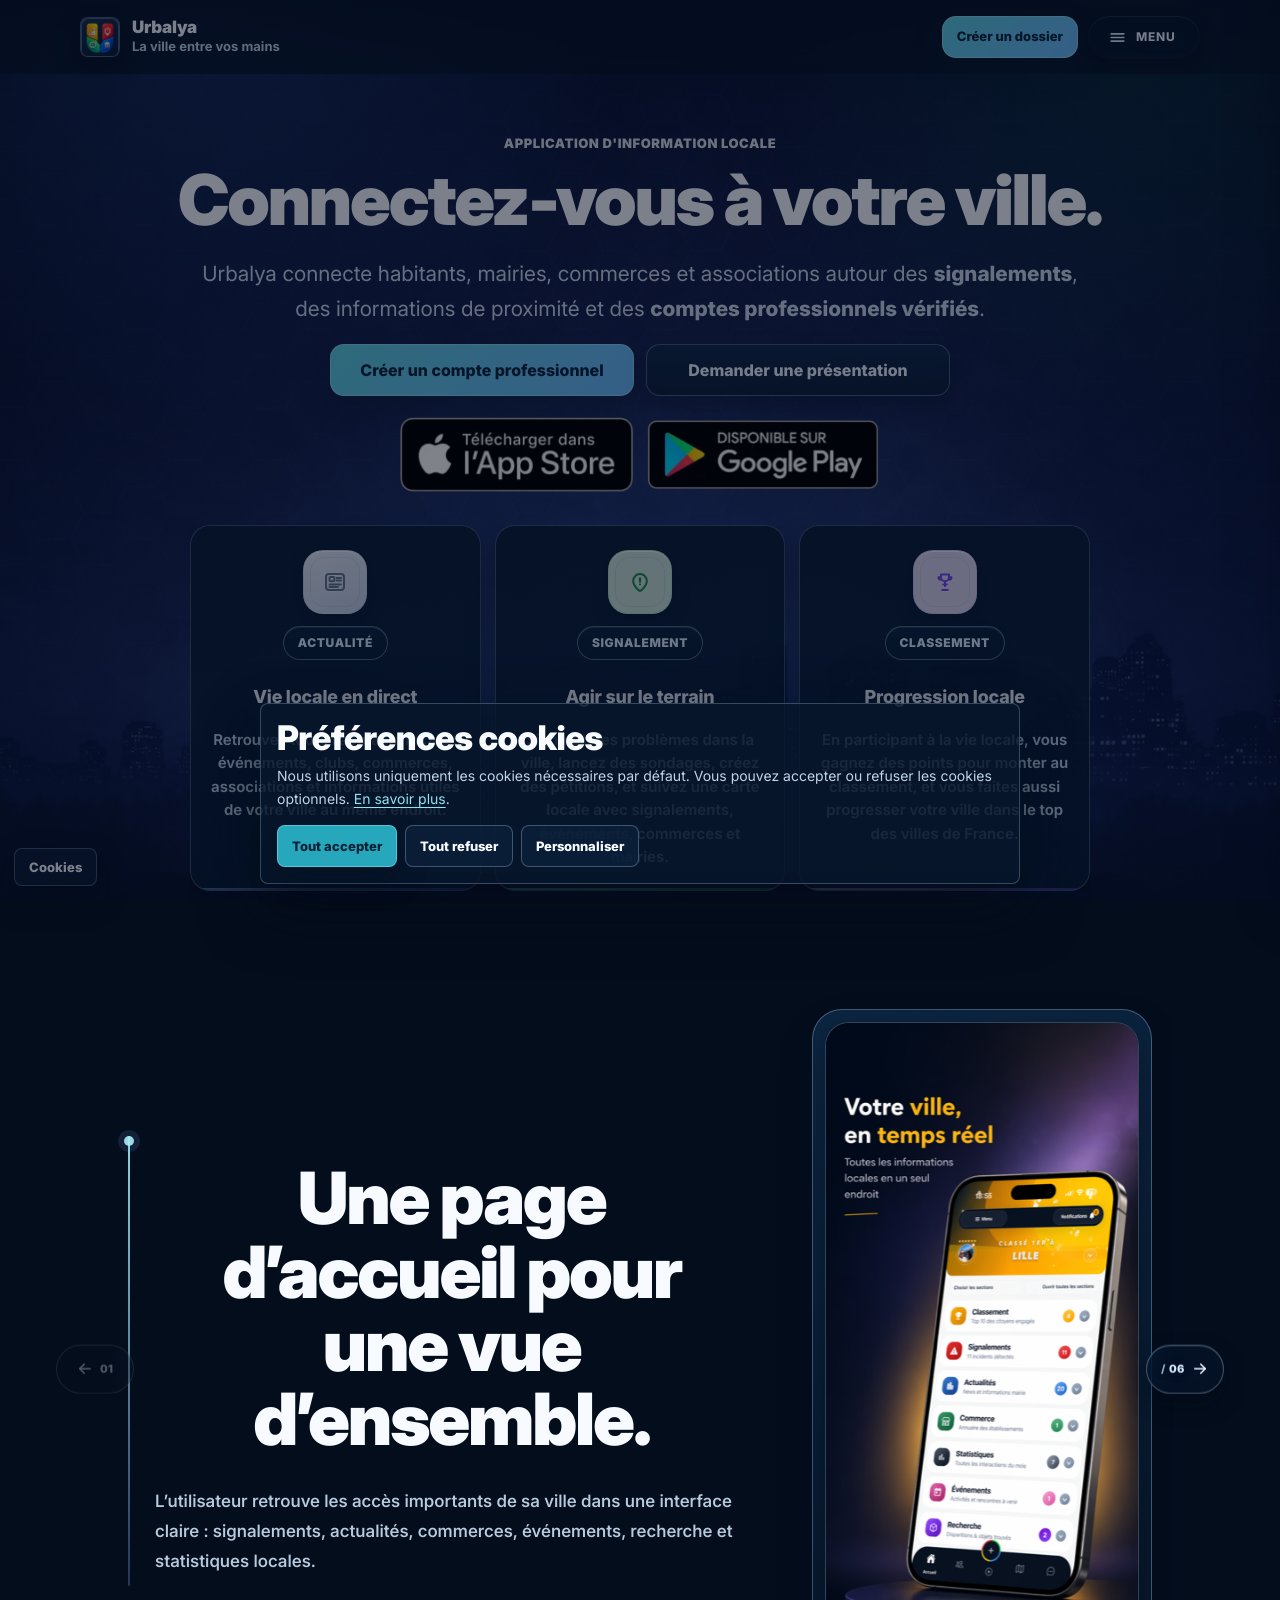
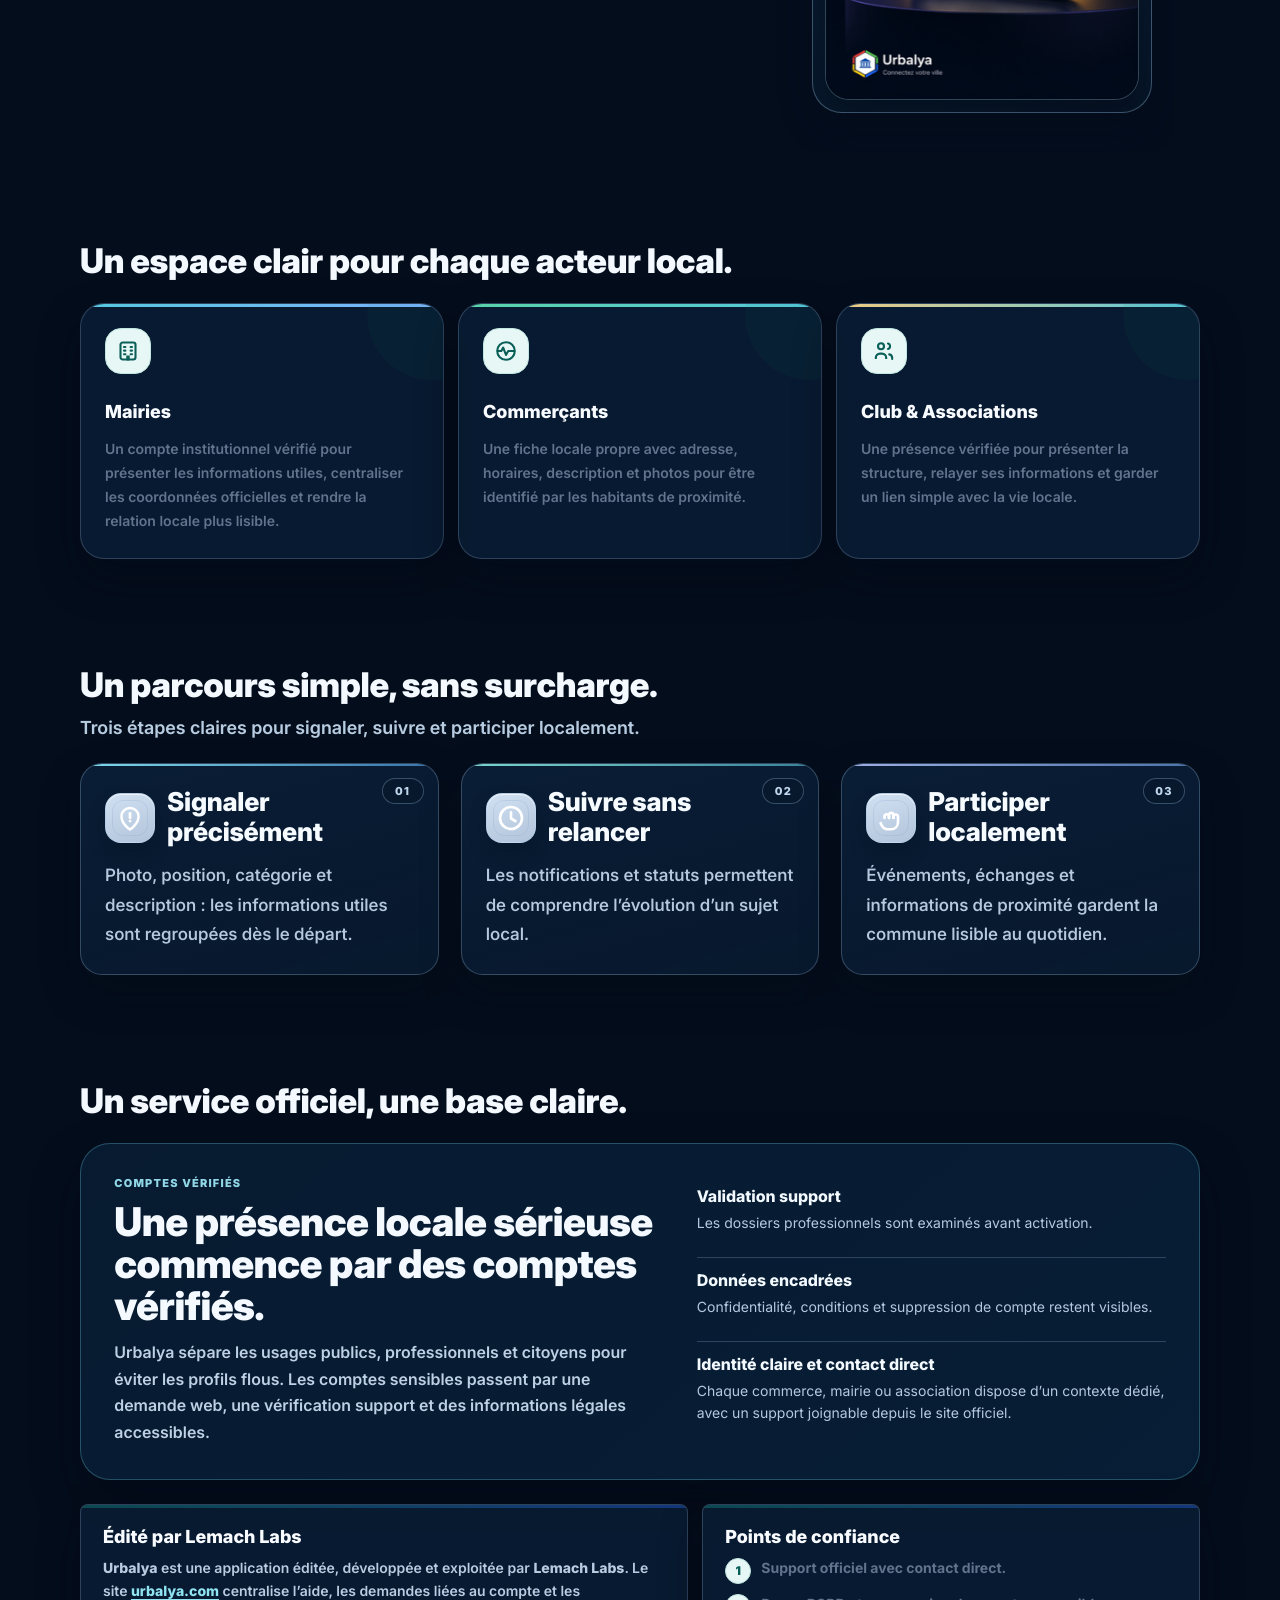
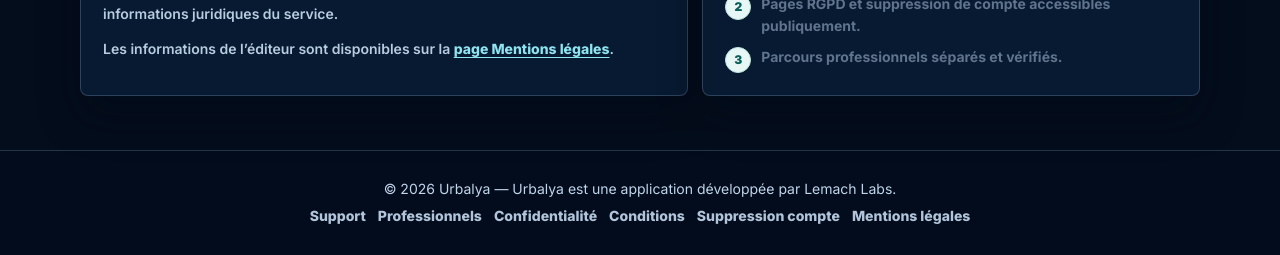
<file: docs/index.html>
<!DOCTYPE html>
<html lang="fr">
  <head>
    <meta charset="utf-8" />
    <meta
      name="viewport"
      content="width=device-width,initial-scale=1,viewport-fit=cover"
    />
    <title>Urbalya — La ville entre vos mains</title>
    <meta
      name="description"
      content="Urbalya : signalez les incidents, suivez l’avancement, et participez à la vie locale de votre ville."
    />
    <meta name="theme-color" content="#ffffff" />

    <link rel="canonical" href="https://urbalya.com/" />
    <meta property="og:url" content="https://urbalya.com/" />
    <meta property="og:site_name" content="Urbalya" />

    <link rel="icon" type="image/png" href="logo.png" />
    <link rel="apple-touch-icon" href="logo.png" />

    <link rel="preconnect" href="https://fonts.googleapis.com" />
    <link rel="preconnect" href="https://fonts.gstatic.com" crossorigin />
    <link
      href="https://fonts.googleapis.com/css2?family=Inter:wght@400;500;600;700;800;900&display=swap"
      rel="stylesheet"
    />

    <link rel="stylesheet" href="cookie-consent.css" />
    <link rel="stylesheet" href="site.css" />

    <style>
      :root {
        --bg: #f7fafd;
        --panel: #ffffff;
        --panelSoft: #f8fbff;

        --text: #10233e;
        --title: #0d213a;
        --muted: #60748e;
        --muted2: #7b8fa8;

        --line: #dce7f3;
        --line2: #c9d8ea;

        --accent: #0f766e;
        --accentDark: #0b5f59;
        --accentSoft: #e7f7f5;
        --accentLine: #bfe6e1;

        --blue: #2563eb;
        --blueSoft: #eff6ff;
        --blueLine: #bfdbfe;

        --green: #16a34a;
        --greenSoft: #ecfdf3;
        --greenLine: #bbf7d0;

        --violet: #7c3aed;
        --violetSoft: #f5f3ff;
        --violetLine: #ddd6fe;

        --red: #dc2626;
        --redSoft: #fef2f2;
        --redLine: #fecaca;

        --shadow: 0 18px 45px rgba(21, 45, 85, 0.08);
        --shadow2: 0 10px 26px rgba(21, 45, 85, 0.06);
        --shadow3: 0 24px 70px rgba(21, 45, 85, 0.1);

        --radius: 18px;
        --radius2: 24px;
        --radius3: 30px;

        --container: 1100px;
        --tap: 44px;
        --navH: 64px;
        --focus: 0 0 0 4px rgba(15, 118, 110, 0.16);
      }

      * {
        box-sizing: border-box;
      }
      html,
      body {
        height: 100%;
      }
      html {
        scroll-behavior: smooth;
      }

      body {
        margin: 0;
        font-family: Inter, system-ui, -apple-system, BlinkMacSystemFont,
          "Segoe UI", sans-serif;
        color: var(--text);
        background-color: #0b1220;
        background-image: radial-gradient(
            circle at 16% 0%,
            rgba(59, 130, 246, 0.2),
            transparent 30%
          ),
          radial-gradient(
            circle at 88% 8%,
            rgba(16, 185, 129, 0.12),
            transparent 26%
          ),
          radial-gradient(
            circle at 50% 92%,
            rgba(59, 130, 246, 0.26),
            transparent 52%
          ),
          linear-gradient(
            180deg,
            rgba(8, 20, 40, 0.62) 0%,
            rgba(9, 24, 46, 0.56) 50%,
            rgba(10, 28, 54, 0.54) 100%
          ),
          url("assets/background.png");
        background-repeat: no-repeat, no-repeat, no-repeat, no-repeat, no-repeat;
        background-position: center top, center top, center 92%, center top,
          center bottom;
        background-size: cover, cover, 130% 62%, cover, cover;
        background-attachment: scroll, scroll, scroll, scroll, scroll;
        -webkit-font-smoothing: antialiased;
        -moz-osx-font-smoothing: grayscale;
        text-rendering: geometricPrecision;
      }

      a {
        color: inherit;
        text-decoration: none;
      }
      img {
        max-width: 100%;
        height: auto;
        display: block;
      }
      button {
        font-family: inherit;
      }
      strong {
        font-weight: 800;
      }

      .container {
        max-width: var(--container);
        margin: 0 auto;
        padding: 0 16px;
      }

      @media (min-width: 720px) {
        .container {
          padding: 0 20px;
        }
      }

      .skip {
        position: absolute;
        left: 12px;
        top: 12px;
        padding: 10px 12px;
        border-radius: 12px;
        background: #fff;
        border: 1px solid var(--line);
        transform: translateY(-200%);
        transition: transform 0.15s ease;
        z-index: 9999;
        box-shadow: var(--shadow2);
        color: var(--title);
        font-weight: 800;
      }

      .skip:focus {
        transform: translateY(0);
        outline: none;
        box-shadow: var(--focus);
      }

      :focus {
        outline: none;
      }
      :focus-visible {
        box-shadow: var(--focus);
        border-radius: 12px;
      }

      .ico {
        width: 18px;
        height: 18px;
        display: block;
        flex: 0 0 auto;
      }

      .ico.sm {
        width: 16px;
        height: 16px;
      }
      .ico.lg {
        width: 22px;
        height: 22px;
      }
      .ico.xl {
        width: 22px;
        height: 22px;
      }

      .nav {
        position: sticky;
        top: 0;
        z-index: 50;
        backdrop-filter: blur(14px);
        background: rgba(255, 255, 255, 0.86);
        border-bottom: 1px solid rgba(220, 231, 243, 0.92);
        padding-top: env(safe-area-inset-top);
      }

      .nav-inner {
        min-height: var(--navH);
        display: flex;
        align-items: center;
        justify-content: space-between;
        gap: 12px;
      }

      .brand {
        display: flex;
        align-items: center;
        gap: 12px;
        min-width: 0;
      }

      .logo {
        width: 40px;
        height: 40px;
        border-radius: 14px;
        overflow: hidden;
        flex: 0 0 auto;
        box-shadow: 0 8px 18px rgba(21, 45, 85, 0.1);
        border: 1px solid #e1eaf4;
        background: #fff;
      }

      .logo-img {
        width: 100%;
        height: 100%;
        object-fit: cover;
      }

      .brand-text {
        display: flex;
        flex-direction: column;
        line-height: 1.05;
        min-width: 0;
      }

      .brand-text strong {
        font-weight: 900;
        letter-spacing: 0.2px;
        font-size: 15px;
        color: var(--title);
        white-space: nowrap;
        overflow: hidden;
        text-overflow: ellipsis;
      }

      .brand-text small {
        display: block;
        color: var(--muted);
        font-weight: 700;
        letter-spacing: 0.2px;
        font-size: 12px;
        margin-top: 2px;
        white-space: nowrap;
        overflow: hidden;
        text-overflow: ellipsis;
      }

      .nav-actions {
        display: flex;
        align-items: center;
        gap: 10px;
      }

      .nav-toggle {
        min-width: 112px;
        height: var(--tap);
        padding: 0 12px;
        border-radius: 14px;
        border: 1px solid var(--line2);
        background: #fff;
        display: inline-flex;
        align-items: center;
        justify-content: center;
        gap: 9px;
        cursor: pointer;
        transition: transform 0.12s ease, background 0.12s ease,
          border-color 0.12s ease;
        color: var(--title);
        box-shadow: var(--shadow2);
        font-weight: 900;
        font-size: 15px;
      }

      .nav-toggle:after {
        content: "Menu";
      }

      .nav-toggle:hover {
        transform: translateY(-1px);
        background: #f8fbff;
        border-color: #bfd0e4;
      }

      .nav-toggle .ico {
        width: 22px;
        height: 22px;
        padding: 4px;
        border-radius: 8px;
        background: var(--accent);
        color: #fff;
      }

      .pill {
        display: inline-flex;
        align-items: center;
        justify-content: center;
        gap: 8px;
        padding: 10px 12px;
        border-radius: 999px;
        border: 1px solid var(--line);
        background: #fff;
        transition: transform 0.12s ease, background 0.12s ease,
          border-color 0.12s ease;
        color: var(--title);
        font-weight: 800;
        font-size: 14px;
        line-height: 1;
        white-space: nowrap;
        min-height: 38px;
        box-shadow: var(--shadow2);
      }

      .pill:hover {
        transform: translateY(-1px);
        background: #f8fbff;
        border-color: #c6d6e8;
      }

      .pill.primary {
        border: 1px solid rgba(15, 118, 110, 0.18);
        background: linear-gradient(135deg, var(--accent), var(--accentDark));
        color: #fff;
        box-shadow: 0 12px 26px rgba(15, 118, 110, 0.18);
      }

      .pill.danger,
      .pill.danger[aria-current="page"] {
        border: 1px solid var(--redLine);
        background: var(--redSoft);
        color: var(--red);
        box-shadow: none;
      }

      .pill.danger:hover {
        background: #ffe4e6;
        border-color: #fda4af;
      }

      .pill[aria-current="page"] {
        background: var(--accentSoft);
        border-color: var(--accentLine);
        color: var(--accentDark);
      }

      .store-link {
        width: 240px;
        padding: 0;
        overflow: hidden;
        border-radius: 13px;
        background: transparent !important;
        min-height: auto;
        box-shadow: none;
        border: 0;
      }

      .store-link:hover {
        background: transparent !important;
        border-color: transparent !important;
        transform: translateY(-1px);
      }

      .store-badge {
        display: block;
        width: 100%;
        height: auto;
      }

      .backdrop {
        position: fixed;
        inset: 0;
        background: rgba(15, 23, 42, 0.22);
        backdrop-filter: blur(5px);
        opacity: 0;
        pointer-events: none;
        transition: opacity 0.18s ease;
        z-index: 80;
      }

      .drawer {
        position: fixed;
        top: env(safe-area-inset-top);
        right: 0;
        width: min(92vw, 360px);
        height: calc(100vh - env(safe-area-inset-top));
        background: #fff;
        border-left: 1px solid var(--line);
        box-shadow: 0 20px 60px rgba(21, 45, 85, 0.16);
        transform: translateX(110%);
        transition: transform 0.22s ease;
        z-index: 90;
        display: flex;
        flex-direction: column;
        padding: 14px;
      }

      .drawer-head {
        display: flex;
        align-items: center;
        justify-content: space-between;
        gap: 10px;
        padding: 8px 6px 12px;
        border-bottom: 1px solid var(--line);
      }

      .drawer-title {
        font-weight: 900;
        letter-spacing: 0.2px;
        color: var(--title);
      }

      .drawer-close {
        width: var(--tap);
        height: var(--tap);
        border-radius: 14px;
        border: 1px solid var(--line);
        background: #fff;
        display: inline-flex;
        align-items: center;
        justify-content: center;
        cursor: pointer;
        color: var(--title);
      }

      .drawer-nav {
        display: flex;
        flex-direction: column;
        gap: 10px;
        padding: 14px 6px;
      }

      .drawer .pill {
        width: 100%;
        justify-content: center;
        padding: 14px 12px;
        border-radius: 16px;
        font-size: 15px;
        min-height: 46px;
        box-shadow: none;
      }

      .drawer .store-link {
        display: block;
        width: 100%;
        max-width: none;
        min-height: auto;
        border-width: 0;
        margin: 0;
        align-self: stretch;
      }

      .drawer .store-badge {
        display: block;
        width: 100%;
        height: auto;
        margin: 0;
        object-fit: contain;
      }

      .drawer-foot {
        margin-top: auto;
        padding: 12px 6px 6px;
        border-top: 1px solid var(--line);
        color: var(--muted);
        font-size: 13px;
        line-height: 1.5;
        display: flex;
        flex-direction: column;
        gap: 10px;
      }

      .drawer-foot .pill {
        width: 100%;
        min-height: 46px;
      }

      .menu-open .backdrop {
        opacity: 1;
        pointer-events: auto;
      }

      .menu-open .drawer {
        transform: translateX(0);
      }

      main {
        padding-bottom: 22px;
        background: transparent !important;
      }

      .hero {
        padding: 54px 0 22px;
      }

      @media (min-width: 920px) {
        .hero {
          padding: 72px 0 28px;
        }
      }

      .hero-grid {
        display: flex;
        justify-content: center;
        align-items: center;
        width: 100%;
      }

      .hero-card {
        width: 100%;
        max-width: 1040px;
        border: 0;
        background: transparent;
        box-shadow: none;
        overflow: visible;
        position: relative;
        padding: 0;
        text-align: center;
      }

      .home-hero-kicker {
        display: inline-flex;
        align-items: center;
        justify-content: center;
        gap: 9px;
        margin: 0 auto;
        padding: 9px 15px;
        border-radius: 999px;
        background: var(--blueSoft);
        border: 1px solid var(--blueLine);
        color: #1d4ed8;
        font-weight: 900;
        letter-spacing: 0.25px;
        font-size: 13px;
        line-height: 1;
        text-transform: uppercase;
        text-align: center;
      }

      .home-hero-kicker:before {
        content: "";
        width: 8px;
        height: 8px;
        border-radius: 999px;
        background: #3b82f6;
        box-shadow: 0 0 0 5px rgba(59, 130, 246, 0.13);
        flex: 0 0 auto;
      }

      h1 {
        margin: 18px auto 18px;
        font-size: clamp(42px, 7vw, 78px);
        line-height: 0.94;
        letter-spacing: -3.2px;
        max-width: 980px;
        text-align: center;
        color: var(--title);
      }

      .lead {
        color: var(--muted);
        font-size: 18px;
        line-height: 1.65;
        margin: 0 auto 16px;
        max-width: 760px;
        text-align: center;
      }

      .cta-row {
        display: flex;
        align-items: center;
        justify-content: center;
        gap: 12px;
        margin: 16px auto 0;
        width: 100%;
        max-width: 620px;
      }

      .btn {
        flex: 1 1 0;
        display: inline-flex;
        align-items: center;
        justify-content: center;
        gap: 10px;
        padding: 15px 18px;
        border-radius: 10px;
        border: 1px solid var(--line2);
        background: #fff;
        color: var(--title);
        font-weight: 900;
        transition: transform 0.12s ease, background 0.12s ease,
          border-color 0.12s ease, box-shadow 0.12s ease;
        text-align: center;
        min-height: 52px;
        box-shadow: none;
        font-size: 16px;
      }

      .btn:hover {
        transform: translateY(-1px);
        background: #f8fbff;
        border-color: #bfd0e4;
        box-shadow: var(--shadow2);
      }

      .btn.primary {
        border: 1px solid rgba(15, 118, 110, 0.22);
        background: linear-gradient(135deg, var(--accent), var(--accentDark));
        color: #fff;
        box-shadow: none;
      }

      .btn.primary:hover {
        box-shadow: 0 16px 32px rgba(15, 118, 110, 0.18);
      }

      .app-download-row {
        display: flex;
        justify-content: center;
        align-items: center;
        gap: 70px;
        margin: 20px auto 0;
        width: 100%;
      }

      .app-download-row .store-link {
        flex: 0 0 auto;
        width: 225px;
        display: flex;
        align-items: center;
        justify-content: center;
      }

      .home-stats {
        margin: 32px auto 0;
        display: grid;
        grid-template-columns: 1fr;
        gap: 14px;
        width: 100%;
        max-width: 900px;
        align-items: stretch;
      }

      @media (min-width: 760px) {
        .home-stats {
          grid-template-columns: repeat(3, minmax(0, 1fr));
        }
      }

      .home-stat {
        position: relative;
        overflow: hidden;
        min-height: 250px;
        padding: 28px 20px 24px;
        border-radius: 22px;
        background: #fff;
        border: 1px solid #dce7f3;
        box-shadow: 0 20px 45px rgba(21, 45, 85, 0.08);
        display: flex;
        flex-direction: column;
        align-items: center;
        justify-content: flex-start;
        text-align: center;
      }

      .home-stat:before {
        content: "";
        position: absolute;
        left: 0;
        right: 0;
        bottom: 0;
        height: 4px;
        background: linear-gradient(90deg, #93c5fd, #2563eb);
      }

      .home-stat:nth-child(2):before {
        background: linear-gradient(90deg, #86efac, #16a34a);
      }

      .home-stat:nth-child(3):before {
        background: linear-gradient(90deg, #ddd6fe, #7c3aed);
      }

      .home-stat-top {
        position: relative;
        width: 100%;
        display: flex;
        flex-direction: column;
        align-items: center;
        justify-content: center;
        gap: 12px;
        margin: 0 0 28px;
      }

      .home-stat-icon {
        width: 54px;
        height: 54px;
        display: flex;
        align-items: center;
        justify-content: center;
        border-radius: 18px;
        border: 1px solid var(--blueLine);
        background: var(--blueSoft);
        color: #2563eb;
        margin: 0 auto;
        flex: 0 0 auto;
      }

      .home-stat-icon svg {
        width: 23px;
        height: 23px;
        display: block;
        margin: 0;
      }

      .home-stat:nth-child(2) .home-stat-icon {
        border-color: var(--greenLine);
        background: var(--greenSoft);
        color: #15803d;
      }

      .home-stat:nth-child(3) .home-stat-icon {
        border-color: var(--violetLine);
        background: var(--violetSoft);
        color: #7c3aed;
      }

      .home-stat-chip {
        min-height: 30px;
        display: inline-flex;
        align-items: center;
        justify-content: center;
        padding: 7px 12px;
        border-radius: 999px;
        border: 1px solid #e0e9f4;
        background: #f8fbff;
        color: #617794;
        font-size: 13px;
        font-weight: 900;
        letter-spacing: 0.5px;
        text-transform: uppercase;
        text-align: center;
        line-height: 1;
        margin: 0 auto;
      }

      .home-stat strong {
        position: relative;
        display: block;
        width: 100%;
        margin: 0 0 14px;
        color: var(--title);
        font-size: 19px;
        letter-spacing: -0.4px;
        text-align: center;
      }

      .home-stat span {
        position: relative;
        display: block;
        max-width: 260px;
        margin: 0 auto;
        color: var(--muted);
        font-size: 15px;
        line-height: 1.55;
        font-weight: 700;
        text-align: center;
      }

      .section {
        padding: 18px 0 34px;
        background: transparent !important;
      }

      .feature-carousel-section {
        background: transparent !important;
      }

      @media (min-width: 900px) {
        .section {
          padding: 20px 0 48px;
        }
      }

      .section-title {
        display: flex;
        align-items: flex-end;
        justify-content: space-between;
        gap: 16px;
        flex-wrap: wrap;
        margin: 14px 0 14px;
      }

      .section-title h2 {
        margin: 0;
        font-size: 25px;
        letter-spacing: -0.6px;
        color: var(--title);
      }

      .section-title span {
        color: var(--muted);
        font-weight: 700;
        font-size: 14px;
        line-height: 1.3;
      }

      .grid {
        display: grid;
        grid-template-columns: 1fr;
        gap: 14px;
      }

      @media (min-width: 720px) {
        .grid {
          grid-template-columns: repeat(2, 1fr);
        }
      }

      @media (min-width: 980px) {
        .grid {
          grid-template-columns: repeat(3, 1fr);
        }
      }

      .card {
        border-radius: var(--radius);
        border: 1px solid #dce7f3;
        background: #fff;
        padding: 18px;
        box-shadow: var(--shadow2);
        position: relative;
        overflow: hidden;
        min-height: 150px;
      }

      .card:before {
        content: "";
        position: absolute;
        left: 0;
        top: 0;
        right: 0;
        height: 3px;
        background: linear-gradient(
          90deg,
          rgba(15, 118, 110, 0.65),
          rgba(37, 99, 235, 0.5)
        );
      }

      .card h3 {
        margin: 0 0 8px;
        font-size: 17px;
        display: flex;
        align-items: center;
        gap: 10px;
        color: var(--title);
      }

      .card h3 .ico {
        color: var(--accent);
      }

      .card p {
        margin: 0;
        color: var(--muted);
        line-height: 1.7;
        font-size: 14px;
        font-weight: 600;
      }

      .card p + p {
        margin-top: 12px;
      }

      .card a {
        color: var(--accentDark);
        font-weight: 900;
        text-decoration: underline;
        text-decoration-color: rgba(15, 118, 110, 0.28);
        text-underline-offset: 3px;
      }

      .feature-carousel-heading {
        align-items: center;
      }

      .feature-controls {
        display: flex;
        align-items: center;
        gap: 8px;
        flex-wrap: wrap;
      }

      .feature-nav-btn {
        min-height: 38px;
        display: inline-flex;
        align-items: center;
        justify-content: center;
        gap: 8px;
        padding: 9px 11px;
        border-radius: 999px;
        border: 1px solid var(--line);
        background: #fff;
        color: var(--title);
        cursor: pointer;
        font-weight: 800;
        font-size: 13px;
        transition: transform 0.12s ease, background 0.12s ease,
          opacity 0.12s ease;
        box-shadow: var(--shadow2);
      }

      .feature-nav-btn:hover:not(:disabled) {
        transform: translateY(-1px);
        background: #f8fbff;
      }

      .feature-nav-btn:disabled {
        opacity: 0.42;
        cursor: not-allowed;
      }

      .feature-status {
        min-height: 38px;
        display: inline-flex;
        align-items: center;
        justify-content: center;
        padding: 9px 11px;
        border-radius: 999px;
        border: 1px solid var(--accentLine);
        background: var(--accentSoft);
        color: var(--accentDark);
        font-weight: 900;
        font-size: 13px;
      }

      .feature-carousel {
        overflow: hidden;
        border-radius: var(--radius2);
      }

      .feature-track {
        display: flex;
        gap: 14px;
        overflow-x: auto;
        scroll-snap-type: x mandatory;
        scroll-padding: 2px;
        padding: 2px 2px 12px;
        scrollbar-width: thin;
        scrollbar-color: #bcccdc transparent;
      }

      .feature-card {
        flex: 0 0 100%;
        scroll-snap-align: start;
        border-radius: var(--radius2);
        border: 1px solid #dce7f3;
        background: #fff;
        box-shadow: var(--shadow2);
        padding: 18px;
        display: grid;
        grid-template-columns: 1fr;
        gap: 16px;
        min-height: 520px;
      }

      @media (min-width: 860px) {
        .feature-card {
          grid-template-columns: 1fr 0.82fr;
          align-items: center;
          padding: 26px;
          min-height: 560px;
        }
      }

      .feature-copy {
        max-width: 520px;
      }

      .feature-number {
        display: inline-flex;
        align-items: center;
        justify-content: center;
        width: 44px;
        height: 30px;
        border-radius: 999px;
        border: 1px solid var(--accentLine);
        background: var(--accentSoft);
        color: var(--accentDark);
        font-weight: 900;
        font-size: 13px;
        margin-bottom: 12px;
      }

      .feature-copy h3 {
        margin: 0 0 10px;
        font-size: clamp(22px, 4vw, 34px);
        line-height: 1.04;
        letter-spacing: -1px;
        color: var(--title);
      }

      .feature-copy p {
        margin: 0;
        color: var(--muted);
        line-height: 1.75;
        font-size: 15px;
        font-weight: 600;
      }

      .feature-screen {
        margin: 0;
        justify-self: center;
        width: min(100%, 330px);
        padding: 10px;
        border-radius: 30px;
        background: #fff;
        border: 1px solid #dce7f3;
        box-shadow: 0 18px 45px rgba(21, 45, 85, 0.08);
      }

      .feature-screen img {
        width: 100%;
        border-radius: 24px;
        border: 1px solid #edf2f8;
        background: #fff;
      }

      .audience-grid {
        display: grid;
        grid-template-columns: 1fr;
        gap: 14px;
      }

      @media (min-width: 820px) {
        .audience-grid {
          grid-template-columns: repeat(3, 1fr);
        }
      }

      .audience-card {
        position: relative;
        overflow: hidden;
        border-radius: var(--radius2);
        border: 1px solid #dce7f3;
        background: #fff;
        box-shadow: var(--shadow2);
        padding: 20px;
        min-height: 190px;
      }

      .audience-card:after {
        content: "";
        position: absolute;
        right: -54px;
        top: -54px;
        width: 130px;
        height: 130px;
        border-radius: 999px;
        background: rgba(15, 118, 110, 0.06);
      }

      .audience-icon {
        width: 46px;
        height: 46px;
        display: inline-flex;
        align-items: center;
        justify-content: center;
        border-radius: 16px;
        border: 1px solid var(--accentLine);
        background: var(--accentSoft);
        color: var(--accentDark);
        margin-bottom: 14px;
      }

      .audience-icon svg {
        width: 20px;
        height: 20px;
        display: block;
      }

      .audience-card h3 {
        margin: 0 0 8px;
        font-size: 18px;
        letter-spacing: -0.3px;
        color: var(--title);
      }

      .audience-card p {
        margin: 0;
        color: var(--muted);
        line-height: 1.7;
        font-size: 14px;
        font-weight: 600;
      }

      .premium-band {
        border-radius: var(--radius3);
        border: 1px solid #dce7f3;
        background: #fff;
        box-shadow: var(--shadow3);
        padding: 24px;
        display: grid;
        grid-template-columns: 1fr;
        gap: 20px;
        overflow: hidden;
        position: relative;
      }

      @media (min-width: 900px) {
        .premium-band {
          grid-template-columns: 0.92fr 1.08fr;
        }
      }

      .premium-band h2 {
        margin: 0 0 10px;
        font-size: clamp(24px, 4vw, 36px);
        line-height: 1.05;
        letter-spacing: -1px;
        color: var(--title);
      }

      .premium-band p {
        margin: 0;
        color: var(--muted);
        line-height: 1.75;
        font-size: 15px;
        font-weight: 600;
      }

      .premium-proof-grid {
        display: grid;
        grid-template-columns: 1fr;
        gap: 10px;
      }

      @media (min-width: 640px) {
        .premium-proof-grid {
          grid-template-columns: repeat(2, 1fr);
        }
      }

      .premium-proof-grid article {
        border-radius: 18px;
        border: 1px solid #dce7f3;
        background: #f8fbff;
        padding: 15px;
      }

      .premium-proof-grid strong {
        display: block;
        margin-bottom: 6px;
        font-size: 15px;
        color: var(--title);
      }

      .premium-proof-grid span {
        display: block;
        color: var(--muted);
        font-size: 13px;
        line-height: 1.55;
        font-weight: 700;
      }

      .about-split {
        margin-top: 14px;
        display: grid;
        grid-template-columns: 1fr;
        gap: 14px;
      }

      @media (min-width: 860px) {
        .about-split {
          grid-template-columns: 1.1fr 0.9fr;
        }
      }

      .about-proof ul {
        list-style: none;
        margin: 0;
        padding: 0;
        display: flex;
        flex-direction: column;
        gap: 10px;
      }

      .about-proof li {
        display: flex;
        gap: 10px;
        align-items: flex-start;
        color: var(--muted);
        line-height: 1.55;
        font-size: 14px;
        font-weight: 700;
      }

      .proof-dot {
        width: 26px;
        height: 26px;
        border-radius: 999px;
        display: inline-flex;
        align-items: center;
        justify-content: center;
        background: var(--accentSoft);
        border: 1px solid var(--accentLine);
        color: var(--accentDark);
        font-weight: 900;
        font-size: 12px;
        flex: 0 0 auto;
      }

      footer {
        border-top: 1px solid var(--line);
        background: rgba(255, 255, 255, 0.82);
        padding: 18px 0;
        color: var(--muted);
        font-size: 14px;
      }

      .foot {
        display: flex;
        align-items: center;
        justify-content: space-between;
        gap: 12px;
        flex-wrap: wrap;
      }

      .foot a {
        color: var(--title);
        font-weight: 800;
        opacity: 0.92;
      }

      .foot a:hover {
        opacity: 1;
      }

      @media (max-width: 760px) {
        .hero {
          padding: 34px 0 16px;
        }

        h1 {
          font-size: clamp(38px, 11vw, 52px);
          letter-spacing: -2px;
        }

        .lead {
          font-size: 16px;
        }

        .cta-row {
          flex-direction: column;
          max-width: 420px;
        }

        .btn {
          width: 100%;
          flex: none;
        }

        .app-download-row {
          flex-direction: column;
          gap: 10px;
          max-width: 260px;
        }

        .app-download-row .store-link {
          width: 240px;
        }

        .home-stats {
          max-width: 420px;
        }

        .home-stat {
          min-height: auto;
          padding: 24px 18px;
        }

        .home-stat-top {
          margin-bottom: 18px;
        }

        .section-title {
          align-items: flex-start;
        }

        .feature-controls {
          width: 100%;
        }

        .feature-nav-btn,
        .feature-status {
          flex: 1;
        }
      }

      @media (prefers-reduced-motion: reduce) {
        * {
          scroll-behavior: auto !important;
        }
        .pill,
        .btn,
        .nav-toggle,
        .feature-nav-btn {
          transition: none;
        }
      }
      /* Menu variant: list minimal (sans cartes) */
      .drawer {
        background: rgba(7, 18, 38, 0.92);
        backdrop-filter: blur(16px);
        color: #e6eef8;
      }

      .drawer-title,
      .drawer-close {
        color: #e6eef8;
      }

      .drawer-nav {
        gap: 0;
        padding: 12px 2px 8px;
      }

      .drawer .pill {
        position: relative;
        width: 100%;
        justify-content: flex-start;
        gap: 12px;
        padding: 13px 4px;
        min-height: 52px;
        border: 0;
        border-radius: 0;
        background: transparent !important;
        color: inherit;
        box-shadow: none;
        transform: none;
      }

      .drawer .pill::after {
        content: "";
        position: absolute;
        left: 0;
        right: 0;
        bottom: 0;
        height: 1px;
        background: linear-gradient(
          90deg,
          rgba(255, 255, 255, 0.14),
          rgba(255, 255, 255, 0.04)
        );
        pointer-events: none;
      }

      .drawer .pill::before {
        content: "";
        position: absolute;
        left: -4px;
        top: 50%;
        width: 2px;
        height: 0;
        border-radius: 999px;
        background: linear-gradient(180deg, #7dd3fc, #38bdf8);
        transform: translateY(-50%);
        transition: height 0.18s ease, opacity 0.18s ease;
        opacity: 0;
      }

      .drawer .pill:hover,
      .drawer .pill[aria-current="page"] {
        background: linear-gradient(
          90deg,
          rgba(56, 189, 248, 0.12),
          rgba(56, 189, 248, 0.03)
        ) !important;
      }

      .drawer .pill:hover::before,
      .drawer .pill[aria-current="page"]::before {
        height: 28px;
        opacity: 1;
      }

      .drawer .pill[aria-current="page"] {
        color: #f2f8ff;
        border-color: transparent;
      }

      .drawer .pill .ico {
        width: 18px;
        height: 18px;
        padding: 0;
        border: 0;
        border-radius: 0;
        background: transparent !important;
        box-shadow: none;
        opacity: 0.95;
        flex: 0 0 18px;
        color: #bfd2e6;
      }

      .drawer .pill.primary,
      .drawer .pill.danger {
        color: inherit;
      }

      .drawer .pill.danger {
        color: #ff8d98;
      }

      .drawer-nav > .store-link:nth-last-child(2) {
        margin-top: 16px;
        position: relative;
      }

      .drawer-nav > .store-link:nth-last-child(2)::before {
        content: "App mobile";
        position: absolute;
        left: 0;
        top: -10px;
        transform: translateY(-100%);
        font-size: 11px;
        letter-spacing: 0.15em;
        text-transform: uppercase;
        color: #9fb3cc;
        font-weight: 800;
        pointer-events: none;
      }

      .drawer .store-link {
        padding: 0;
        margin-top: 10px;
        border: 1px solid rgba(255, 255, 255, 0.14);
        border-radius: 12px;
        overflow: hidden;
        background: rgba(10, 24, 45, 0.55) !important;
        min-height: auto;
      }

      .drawer .store-link::before,
      .drawer .store-link::after {
        display: none;
      }

      .drawer .store-link .ico {
        display: none;
      }

      .drawer .store-link .store-badge {
        width: 100%;
        display: block;
      }

      .drawer-foot {
        padding: 10px 2px 0;
        gap: 0;
        border-top: 1px solid rgba(255, 255, 255, 0.12);
      }

      .drawer-foot .pill {
        min-height: 52px;
      }

      .drawer-foot .pill.primary,
      .drawer-foot .pill.primary[href*="billing"],
      .drawer-foot .pill.primary[href^="mailto"] {
        background: transparent !important;
        color: inherit;
      }

      @media (max-width: 640px) {
        .drawer {
          width: min(94vw, 350px);
        }

        .drawer .pill {
          min-height: 50px;
          padding: 12px 3px;
        }
      }
    </style>
  </head>

  <body>
    <a class="skip" href="#main">Aller au contenu principal</a>

    <svg width="0" height="0" style="position: absolute">
      <symbol id="i-menu" viewBox="0 0 24 24">
        <path
          d="M4 7.5h16M4 12h16M4 16.5h16"
          fill="none"
          stroke="currentColor"
          stroke-width="2.1"
          stroke-linecap="round"
        />
      </symbol>

      <symbol id="i-x" viewBox="0 0 24 24">
        <path
          d="M6 6l12 12M18 6 6 18"
          fill="none"
          stroke="currentColor"
          stroke-width="2.1"
          stroke-linecap="round"
        />
      </symbol>

      <symbol id="i-arrow-left" viewBox="0 0 24 24">
        <path
          d="M19 12H5"
          fill="none"
          stroke="currentColor"
          stroke-width="2.1"
          stroke-linecap="round"
        />
        <path
          d="m11 6-6 6 6 6"
          fill="none"
          stroke="currentColor"
          stroke-width="2.1"
          stroke-linecap="round"
          stroke-linejoin="round"
        />
      </symbol>

      <symbol id="i-arrow-right" viewBox="0 0 24 24">
        <path
          d="M5 12h14"
          fill="none"
          stroke="currentColor"
          stroke-width="2.1"
          stroke-linecap="round"
        />
        <path
          d="m13 6 6 6-6 6"
          fill="none"
          stroke="currentColor"
          stroke-width="2.1"
          stroke-linecap="round"
          stroke-linejoin="round"
        />
      </symbol>

      <symbol id="i-support" viewBox="0 0 24 24">
        <path
          d="M4 12a8 8 0 0 1 16 0"
          fill="none"
          stroke="currentColor"
          stroke-width="2.1"
          stroke-linecap="round"
        />
        <rect
          x="3"
          y="12"
          width="4.5"
          height="7"
          rx="2.2"
          fill="none"
          stroke="currentColor"
          stroke-width="2.1"
        />
        <rect
          x="16.5"
          y="12"
          width="4.5"
          height="7"
          rx="2.2"
          fill="none"
          stroke="currentColor"
          stroke-width="2.1"
        />
        <path
          d="M18.8 19.5A2.4 2.4 0 0 1 16.6 21H12"
          fill="none"
          stroke="currentColor"
          stroke-width="2.1"
          stroke-linecap="round"
        />
      </symbol>

      <symbol id="i-home" viewBox="0 0 24 24">
        <path
          d="M3.8 10.6 12 4l8.2 6.6"
          fill="none"
          stroke="currentColor"
          stroke-width="2.1"
          stroke-linecap="round"
          stroke-linejoin="round"
        />
        <path
          d="M6.5 9.8V20h11V9.8"
          fill="none"
          stroke="currentColor"
          stroke-width="2.1"
          stroke-linejoin="round"
        />
        <path
          d="M10 20v-5h4v5"
          fill="none"
          stroke="currentColor"
          stroke-width="2.1"
          stroke-linejoin="round"
        />
      </symbol>

      <symbol id="i-lock" viewBox="0 0 24 24">
        <rect
          x="5"
          y="10.5"
          width="14"
          height="10"
          rx="2.4"
          fill="none"
          stroke="currentColor"
          stroke-width="2.1"
        />
        <path
          d="M8 10.5V8a4 4 0 1 1 8 0v2.5"
          fill="none"
          stroke="currentColor"
          stroke-width="2.1"
          stroke-linecap="round"
        />
      </symbol>

      <symbol id="i-file" viewBox="0 0 24 24">
        <path
          d="M6 22a2 2 0 0 1-2-2V4a2 2 0 0 1 2-2h8a2.4 2.4 0 0 1 1.7.7L19.3 6.3A2.4 2.4 0 0 1 20 8v12a2 2 0 0 1-2 2Z"
          fill="none"
          stroke="currentColor"
          stroke-width="2.1"
          stroke-linejoin="round"
        />
        <path
          d="M14 2v5a1 1 0 0 0 1 1h5"
          fill="none"
          stroke="currentColor"
          stroke-width="2.1"
          stroke-linejoin="round"
        />
        <path
          d="M9.5 13h5M9.5 17h5"
          fill="none"
          stroke="currentColor"
          stroke-width="2.1"
          stroke-linecap="round"
        />
      </symbol>

      <symbol id="i-mail" viewBox="0 0 24 24">
        <rect
          x="3.5"
          y="5.5"
          width="17"
          height="13"
          rx="2.2"
          fill="none"
          stroke="currentColor"
          stroke-width="2.1"
        />
        <path
          d="m4.5 8 7.5 5.2L19.5 8"
          fill="none"
          stroke="currentColor"
          stroke-width="2.1"
          stroke-linejoin="round"
        />
      </symbol>

      <symbol id="i-life" viewBox="0 0 24 24">
        <path
          d="M4 12h3.3l1.9-3.4L12 16l2.2-4h5.8"
          fill="none"
          stroke="currentColor"
          stroke-width="2.1"
          stroke-linecap="round"
          stroke-linejoin="round"
        />
        <circle
          cx="12"
          cy="12"
          r="8.8"
          fill="none"
          stroke="currentColor"
          stroke-width="2.1"
        />
      </symbol>

      <symbol id="i-map" viewBox="0 0 24 24">
        <path
          d="M9 4 3.8 6.2v13.6L9 17.6l6 2.4 5.2-2.2V4.2L15 6.4Z"
          fill="none"
          stroke="currentColor"
          stroke-width="2.1"
          stroke-linejoin="round"
        />
        <path
          d="M9 4v13.6M15 6.4V20"
          fill="none"
          stroke="currentColor"
          stroke-width="2.1"
          stroke-linecap="round"
        />
      </symbol>

      <symbol id="i-bell" viewBox="0 0 24 24">
        <path
          d="M6.8 16h10.4"
          fill="none"
          stroke="currentColor"
          stroke-width="2.1"
          stroke-linecap="round"
        />
        <path
          d="M8.2 16V10a3.8 3.8 0 1 1 7.6 0v6"
          fill="none"
          stroke="currentColor"
          stroke-width="2.1"
          stroke-linejoin="round"
        />
        <path
          d="M10.4 18a1.8 1.8 0 0 0 3.2 0"
          fill="none"
          stroke="currentColor"
          stroke-width="2.1"
          stroke-linecap="round"
        />
      </symbol>

      <symbol id="i-building" viewBox="0 0 24 24">
        <rect
          x="4.5"
          y="3.5"
          width="15"
          height="17"
          rx="2.2"
          fill="none"
          stroke="currentColor"
          stroke-width="2.1"
        />
        <path
          d="M8 8h1.4M8 11.6h1.4M8 15.2h1.4M14.6 8H16M14.6 11.6H16M14.6 15.2H16M11.3 20.5v-3h1.4v3"
          fill="none"
          stroke="currentColor"
          stroke-width="2.1"
          stroke-linecap="round"
        />
      </symbol>

      <symbol id="i-camera" viewBox="0 0 24 24">
        <path
          d="M4.5 8h3.8l1.6-2h4.2l1.6 2h3.8a1.9 1.9 0 0 1 1.9 1.9V18a1.9 1.9 0 0 1-1.9 1.9H4.5A1.9 1.9 0 0 1 2.6 18V9.9A1.9 1.9 0 0 1 4.5 8Z"
          fill="none"
          stroke="currentColor"
          stroke-width="2.1"
          stroke-linejoin="round"
        />
        <circle
          cx="12"
          cy="13.2"
          r="3.2"
          fill="none"
          stroke="currentColor"
          stroke-width="2.1"
        />
      </symbol>

      <symbol id="i-users" viewBox="0 0 24 24">
        <circle
          cx="9"
          cy="7.2"
          r="3"
          fill="none"
          stroke="currentColor"
          stroke-width="2.1"
        />
        <path
          d="M3.8 20v-1.2A4.2 4.2 0 0 1 8 14.6h2a4.2 4.2 0 0 1 4.2 4.2V20"
          fill="none"
          stroke="currentColor"
          stroke-width="2.1"
          stroke-linejoin="round"
        />
        <path
          d="M16 4.6a2.8 2.8 0 0 1 0 5.4M20.2 20v-1a3.7 3.7 0 0 0-3-3.6"
          fill="none"
          stroke="currentColor"
          stroke-width="2.1"
          stroke-linecap="round"
        />
      </symbol>

      <symbol id="i-shield" viewBox="0 0 24 24">
        <path
          d="M12 2.8 20 6.6v5.3c0 5.1-3.5 9.2-8 10.3-4.5-1.1-8-5.2-8-10.3V6.6Z"
          fill="none"
          stroke="currentColor"
          stroke-width="2.1"
          stroke-linejoin="round"
        />
        <path
          d="m9 12.3 2.1 2.2 4-4.3"
          fill="none"
          stroke="currentColor"
          stroke-width="2.1"
          stroke-linecap="round"
          stroke-linejoin="round"
        />
      </symbol>

      <symbol id="i-check" viewBox="0 0 24 24">
        <path
          d="m20 7.5-10 10-5-5"
          fill="none"
          stroke="currentColor"
          stroke-width="2.2"
          stroke-linecap="round"
          stroke-linejoin="round"
        />
      </symbol>

      <symbol id="i-news-premium" viewBox="0 0 24 24">
        <rect
          x="3"
          y="4"
          width="18"
          height="16"
          rx="3"
          fill="none"
          stroke="currentColor"
          stroke-width="2"
        />
        <rect
          x="6.5"
          y="7"
          width="4.8"
          height="4.2"
          rx="1"
          fill="none"
          stroke="currentColor"
          stroke-width="2"
        />
        <path
          d="M13.6 8.1H18"
          fill="none"
          stroke="currentColor"
          stroke-width="2"
          stroke-linecap="round"
        />
        <path
          d="M13.6 10.6H18"
          fill="none"
          stroke="currentColor"
          stroke-width="2"
          stroke-linecap="round"
        />
        <path
          d="M6.5 14.5H18"
          fill="none"
          stroke="currentColor"
          stroke-width="2"
          stroke-linecap="round"
        />
        <path
          d="M6.5 17.1H14.8"
          fill="none"
          stroke="currentColor"
          stroke-width="2"
          stroke-linecap="round"
        />
      </symbol>

      <symbol id="i-signal-premium" viewBox="0 0 24 24">
        <path
          d="M12 21.25s-6.8-4.4-6.8-10.5a6.8 6.8 0 0 1 13.6 0c0 6.1-6.8 10.5-6.8 10.5Z"
          fill="none"
          stroke="currentColor"
          stroke-width="2"
          stroke-linejoin="round"
        />
        <path
          d="M12 8.25v3.6"
          fill="none"
          stroke="currentColor"
          stroke-width="2.2"
          stroke-linecap="round"
        />
        <circle cx="12" cy="14.4" r="1.1" fill="currentColor" />
      </symbol>

      <symbol id="i-ranking-premium" viewBox="0 0 24 24">
        <path
          d="M8 4.5h8v2.7a4 4 0 1 1-8 0V4.5Z"
          fill="none"
          stroke="currentColor"
          stroke-width="2"
          stroke-linejoin="round"
        />
        <path
          d="M8 7.3H5.5a2.5 2.5 0 0 0 2.5 2.5"
          fill="none"
          stroke="currentColor"
          stroke-width="2"
          stroke-linecap="round"
        />
        <path
          d="M16 7.3h2.5a2.5 2.5 0 0 1-2.5 2.5"
          fill="none"
          stroke="currentColor"
          stroke-width="2"
          stroke-linecap="round"
        />
        <path
          d="M12 11.2v5.1"
          fill="none"
          stroke="currentColor"
          stroke-width="2"
          stroke-linecap="round"
        />
        <path
          d="M9.2 20h5.6"
          fill="none"
          stroke="currentColor"
          stroke-width="2"
          stroke-linecap="round"
        />
        <path
          d="M10.2 14.6h3.6"
          fill="none"
          stroke="currentColor"
          stroke-width="2"
          stroke-linecap="round"
        />
      </symbol>

      <symbol id="i-alert" viewBox="0 0 24 24">
        <path
          d="M12 3.5 21 19.5H3L12 3.5Z"
          fill="none"
          stroke="currentColor"
          stroke-width="2.1"
          stroke-linejoin="round"
        />
        <path
          d="M12 9.2v4.8"
          fill="none"
          stroke="currentColor"
          stroke-width="2.1"
          stroke-linecap="round"
        />
        <circle cx="12" cy="17" r="1.1" fill="currentColor" />
      </symbol>

      <symbol id="i-ban" viewBox="0 0 24 24">
        <circle
          cx="12"
          cy="12"
          r="8.8"
          fill="none"
          stroke="currentColor"
          stroke-width="2.1"
        />
        <path
          d="M7.8 7.8 16.2 16.2"
          fill="none"
          stroke="currentColor"
          stroke-width="2.1"
          stroke-linecap="round"
        />
      </symbol>

      <symbol id="i-book" viewBox="0 0 24 24">
        <path
          d="M5.5 4.5h5.8a2.2 2.2 0 0 1 2.2 2.2V20a2.2 2.2 0 0 0-2.2-2.2H5.5Z"
          fill="none"
          stroke="currentColor"
          stroke-width="2.1"
          stroke-linejoin="round"
        />
        <path
          d="M18.5 4.5h-5.8a2.2 2.2 0 0 0-2.2 2.2"
          fill="none"
          stroke="currentColor"
          stroke-width="2.1"
          stroke-linecap="round"
        />
        <path
          d="M18.5 4.5V20h-5.8a2.2 2.2 0 0 0-2.2 2.2"
          fill="none"
          stroke="currentColor"
          stroke-width="2.1"
          stroke-linejoin="round"
        />
      </symbol>

      <symbol id="i-image" viewBox="0 0 24 24">
        <rect
          x="3.5"
          y="4.5"
          width="17"
          height="15"
          rx="2.2"
          fill="none"
          stroke="currentColor"
          stroke-width="2.1"
        />
        <circle
          cx="9"
          cy="9"
          r="1.8"
          fill="none"
          stroke="currentColor"
          stroke-width="2.1"
        />
        <path
          d="m5.8 17 4.8-5 3.3 3 2.7-2.8 2.6 4.8"
          fill="none"
          stroke="currentColor"
          stroke-width="2.1"
          stroke-linecap="round"
          stroke-linejoin="round"
        />
      </symbol>

      <symbol id="i-link" viewBox="0 0 24 24">
        <path
          d="M9.2 14.8 7.4 16.6a3.5 3.5 0 1 1-4.9-4.9l1.8-1.8"
          fill="none"
          stroke="currentColor"
          stroke-width="2.1"
          stroke-linecap="round"
        />
        <path
          d="m14.8 9.2 1.8-1.8a3.5 3.5 0 1 1 4.9 4.9l-1.8 1.8"
          fill="none"
          stroke="currentColor"
          stroke-width="2.1"
          stroke-linecap="round"
        />
        <path
          d="m8.8 15.2 6.4-6.4"
          fill="none"
          stroke="currentColor"
          stroke-width="2.1"
          stroke-linecap="round"
        />
      </symbol>

      <symbol id="i-pause" viewBox="0 0 24 24">
        <rect
          x="7"
          y="5.5"
          width="3.8"
          height="13"
          rx="1.5"
          fill="none"
          stroke="currentColor"
          stroke-width="2.1"
        />
        <rect
          x="13.2"
          y="5.5"
          width="3.8"
          height="13"
          rx="1.5"
          fill="none"
          stroke="currentColor"
          stroke-width="2.1"
        />
      </symbol>

      <symbol id="i-refresh" viewBox="0 0 24 24">
        <path
          d="M19.2 9.2A8.2 8.2 0 1 0 20 12"
          fill="none"
          stroke="currentColor"
          stroke-width="2.1"
          stroke-linecap="round"
        />
        <path
          d="M20 4.5v5.5h-5.5"
          fill="none"
          stroke="currentColor"
          stroke-width="2.1"
          stroke-linecap="round"
          stroke-linejoin="round"
        />
      </symbol>

      <symbol id="i-clock" viewBox="0 0 24 24">
        <circle
          cx="12"
          cy="12"
          r="8.8"
          fill="none"
          stroke="currentColor"
          stroke-width="2.1"
        />
        <path
          d="M12 7.5v4.9l3.5 2"
          fill="none"
          stroke="currentColor"
          stroke-width="2.1"
          stroke-linecap="round"
          stroke-linejoin="round"
        />
      </symbol>

      <symbol id="i-target" viewBox="0 0 24 24">
        <circle
          cx="12"
          cy="12"
          r="8.8"
          fill="none"
          stroke="currentColor"
          stroke-width="2.1"
        />
        <circle
          cx="12"
          cy="12"
          r="4.8"
          fill="none"
          stroke="currentColor"
          stroke-width="2.1"
        />
        <circle cx="12" cy="12" r="1.6" fill="currentColor" />
      </symbol>

      <symbol id="i-hand" viewBox="0 0 24 24">
        <path
          d="M6.8 12v-1.2a1.8 1.8 0 0 1 3.6 0V12"
          fill="none"
          stroke="currentColor"
          stroke-width="2.1"
          stroke-linecap="round"
        />
        <path
          d="M10.4 12V9.7a1.8 1.8 0 0 1 3.6 0V12"
          fill="none"
          stroke="currentColor"
          stroke-width="2.1"
          stroke-linecap="round"
        />
        <path
          d="M14 12v-1a1.8 1.8 0 0 1 3.6 0v4.1c0 3.1-2.1 5.9-5.9 5.9H9c-2.1 0-3.4-1-4.4-3l-.9-1.9"
          fill="none"
          stroke="currentColor"
          stroke-width="2.1"
          stroke-linecap="round"
          stroke-linejoin="round"
        />
      </symbol>

      <symbol id="i-baby" viewBox="0 0 24 24">
        <circle
          cx="12"
          cy="10"
          r="4.1"
          fill="none"
          stroke="currentColor"
          stroke-width="2.1"
        />
        <path
          d="M6.2 21c1.1-3 3.3-4.9 5.8-4.9s4.7 1.9 5.8 4.9"
          fill="none"
          stroke="currentColor"
          stroke-width="2.1"
          stroke-linecap="round"
        />
        <circle cx="10.4" cy="9.6" r=".7" fill="currentColor" />
        <circle cx="13.6" cy="9.6" r=".7" fill="currentColor" />
      </symbol>

      <symbol id="i-bug" viewBox="0 0 24 24">
        <path
          d="M8.8 9.5a3.2 3.2 0 0 1 6.4 0v4.2a4 4 0 0 1-8 0V9.5Z"
          fill="none"
          stroke="currentColor"
          stroke-width="2.1"
          stroke-linejoin="round"
        />
        <path
          d="M12 6.2V4.4M8.2 10.2H5.3M18.7 10.2h-2.9M8.2 14H5.3M18.7 14h-2.9M10 19.6l-2 2M14 19.6l2 2"
          fill="none"
          stroke="currentColor"
          stroke-width="2.1"
          stroke-linecap="round"
        />
      </symbol>

      <symbol id="i-flag" viewBox="0 0 24 24">
        <path
          d="M6 21V3.8"
          fill="none"
          stroke="currentColor"
          stroke-width="2.1"
          stroke-linecap="round"
        />
        <path
          d="M6 5h12l-2 3.4L18 12H6"
          fill="none"
          stroke="currentColor"
          stroke-width="2.1"
          stroke-linejoin="round"
        />
      </symbol>

      <symbol id="i-search" viewBox="0 0 24 24">
        <circle
          cx="10.8"
          cy="10.8"
          r="6.8"
          fill="none"
          stroke="currentColor"
          stroke-width="2.1"
        />
        <path
          d="m19.2 19.2-3.6-3.6"
          fill="none"
          stroke="currentColor"
          stroke-width="2.1"
          stroke-linecap="round"
        />
      </symbol>

      <symbol id="i-chevron" viewBox="0 0 24 24">
        <path
          d="m9 6 6 6-6 6"
          fill="none"
          stroke="currentColor"
          stroke-width="2.1"
          stroke-linecap="round"
          stroke-linejoin="round"
        />
      </symbol>

      <symbol id="i-info" viewBox="0 0 24 24">
        <circle
          cx="12"
          cy="12"
          r="8.8"
          fill="none"
          stroke="currentColor"
          stroke-width="2.1"
        />
        <path
          d="M12 10.4v5.1"
          fill="none"
          stroke="currentColor"
          stroke-width="2.1"
          stroke-linecap="round"
        />
        <circle cx="12" cy="7.4" r="1" fill="currentColor" />
      </symbol>

      <symbol id="i-stack" viewBox="0 0 24 24">
        <path
          d="m12 3.5 8.8 4.7L12 13 3.2 8.2 12 3.5Z"
          fill="none"
          stroke="currentColor"
          stroke-width="2.1"
          stroke-linejoin="round"
        />
        <path
          d="m3.2 12.1 8.8 4.7 8.8-4.7"
          fill="none"
          stroke="currentColor"
          stroke-width="2.1"
          stroke-linejoin="round"
        />
        <path
          d="m3.2 16.2 8.8 4.7 8.8-4.7"
          fill="none"
          stroke="currentColor"
          stroke-width="2.1"
          stroke-linejoin="round"
        />
      </symbol>

      <symbol id="i-apple" viewBox="0 0 24 24">
        <path
          d="M16.45 13.15c0 2.75 2.22 3.62 2.22 3.62s-1.58 4.49-3.78 4.49c-1.06 0-1.98-.65-3.19-.65-1.21 0-2.2.65-3.18.65-2.04 0-4.12-4.09-4.12-7.44 0-2.99 1.9-4.63 3.8-4.63 1 0 2.01.77 3.2.77s2.11-.77 3.48-.77c.46 0 2.2.09 3.21 1.67-2.72 1.48-1.63 4.91 1.56 4.91Z"
          fill="currentColor"
        />
        <path
          d="M14.66 2.83c-.57.79-1.55 1.37-2.45 1.31-.11-.96.35-1.93.87-2.63.61-.77 1.66-1.35 2.55-1.43.08.96-.27 1.93-.97 2.75Z"
          fill="currentColor"
        />
      </symbol>
    </svg>

    <header class="nav" role="banner">
      <div class="container nav-inner">
        <a
          class="brand"
          href="index.html"
          aria-label="Aller à l'accueil Urbalya"
        >
          <span class="logo" aria-hidden="true">
            <img class="logo-img" src="logo.png" alt="Urbalya" />
          </span>
          <span class="brand-text">
            <strong>Urbalya</strong>
            <small>La ville entre vos mains</small>
          </span>
        </a>

        <div class="nav-actions">
          <a
            class="pill primary header-create-btn"
            href="professionnels/#pro-signup-section"
            >Créer un dossier</a
          >
          <button
            class="nav-toggle"
            type="button"
            aria-label="Ouvrir le menu"
            aria-controls="drawer"
            aria-expanded="false"
            id="menuBtn"
          >
            <svg class="ico xl" viewBox="0 0 24 24" aria-hidden="true">
              <use href="#i-menu"></use>
            </svg>
          </button>
        </div>
      </div>
    </header>

    <div class="backdrop" id="backdrop" aria-hidden="true"></div>

    <aside
      class="drawer"
      id="drawer"
      role="dialog"
      aria-modal="true"
      aria-label="Menu"
    >
      <div class="drawer-head">
        <div class="drawer-title">Navigation</div>
        <button
          class="drawer-close"
          type="button"
          aria-label="Fermer le menu"
          id="closeBtn"
        >
          <svg class="ico xl" viewBox="0 0 24 24" aria-hidden="true">
            <use href="#i-x"></use>
          </svg>
        </button>
      </div>

      <nav class="drawer-nav" aria-label="Navigation mobile">
        <a class="pill" href="index.html" aria-current="page">
          <svg class="ico" viewBox="0 0 24 24" aria-hidden="true">
            <use href="#i-home"></use>
          </svg>
          Accueil
        </a>
        <a class="pill" href="professionnels/">
          <svg class="ico" viewBox="0 0 24 24" aria-hidden="true">
            <use href="#i-building"></use>
          </svg>
          Compte Pro
        </a>
        <a class="pill" href="support.html">
          <svg class="ico" viewBox="0 0 24 24" aria-hidden="true">
            <use href="#i-support"></use>
          </svg>
          Support
        </a>
        <a class="pill" href="privacy.html">
          <svg class="ico" viewBox="0 0 24 24" aria-hidden="true">
            <use href="#i-lock"></use>
          </svg>
          Confidentialité
        </a>
        <a class="pill" href="terms.html">
          <svg class="ico" viewBox="0 0 24 24" aria-hidden="true">
            <use href="#i-file"></use>
          </svg>
          Conditions
        </a>
        <a class="pill" href="mentions-legales.html">
          <svg class="ico" viewBox="0 0 24 24" aria-hidden="true">
            <use href="#i-building"></use>
          </svg>
          Mentions légales
        </a>
        <a
          class="pill primary store-link"
          href="https://apps.apple.com/app/urbalya/id6754794588"
          rel="noopener noreferrer"
          aria-label="Ouvrir l'App Store"
        >
          <img
            class="store-badge"
            src="apple.png"
            alt="Télécharger sur l'App Store"
            loading="lazy"
            decoding="async"
          />
        </a>
        <a
          class="pill primary store-link"
          href="https://play.google.com/store/apps/details?id=com.urbalya.app&pcampaignid=web_share"
          rel="noopener noreferrer"
          aria-label="Ouvrir Google Play"
        >
          <img
            class="store-badge"
            src="google.png"
            alt="Disponible sur Google Play"
            loading="lazy"
            decoding="async"
          />
        </a>
      </nav>

      <div class="drawer-foot">
        <a class="pill primary" href="billing.html">
          <svg class="ico" viewBox="0 0 24 24" aria-hidden="true">
            <use href="#i-lock"></use>
          </svg>
          Gérer mon compte
        </a>
        <a class="pill danger" href="delete-account.html">
          <svg class="ico" viewBox="0 0 24 24" aria-hidden="true">
            <use href="#i-file"></use>
          </svg>
          Supprimer mon compte
        </a>
        <a
          class="pill primary"
          href="mailto:contact@urbalya.com?subject=Support%20Urbalya"
        >
          <svg class="ico" viewBox="0 0 24 24" aria-hidden="true">
            <use href="#i-mail"></use>
          </svg>
          Contactez-nous
        </a>
      </div>
    </aside>

    <main class="container" role="main" id="main">
      <section class="hero home-hero" aria-label="Présentation Urbalya">
        <div class="hero-grid home-hero-grid">
          <div class="hero-card home-hero-content">
            <p class="page-kicker">Application d'information locale</p>
            <h1>Connectez-vous à votre ville.</h1>

            <p class="lead">
              Urbalya connecte habitants, mairies, commerces et associations
              autour des
              <strong>signalements</strong>, des informations de proximité et
              des <strong>comptes professionnels vérifiés</strong>.
            </p>

            <div class="cta-row home-hero-actions" aria-label="Actions rapides">
              <a class="btn primary" href="professionnels/"
                >Créer un compte professionnel</a
              >
              <a
                class="btn"
                href="mailto:contact@urbalya.com?subject=Présentation%20Urbalya"
                >Demander une présentation</a
              >
            </div>

            <div
              class="app-download-row home-download-row"
              aria-label="Télécharger Urbalya"
            >
              <a
                class="store-link"
                href="https://apps.apple.com/app/urbalya/id6754794588"
                rel="noopener noreferrer"
                aria-label="Ouvrir l'App Store"
              >
                <img
                  class="store-badge"
                  src="apple.png"
                  alt="Télécharger sur l'App Store"
                  loading="lazy"
                  decoding="async"
                />
              </a>

              <a
                class="store-link"
                href="https://play.google.com/store/apps/details?id=com.urbalya.app&pcampaignid=web_share"
                rel="noopener noreferrer"
                aria-label="Ouvrir Google Play"
              >
                <img
                  class="store-badge"
                  src="google.png"
                  alt="Disponible sur Google Play"
                  loading="lazy"
                  decoding="async"
                />
              </a>
            </div>

            <div
              class="home-stats home-hero-proof"
              aria-label="Repères Urbalya"
            >
              <div class="home-stat">
                <div class="home-stat-top">
                  <span class="home-stat-icon" aria-hidden="true">
                    <svg class="ico lg" viewBox="0 0 24 24">
                      <use href="#i-news-premium"></use>
                    </svg>
                  </span>
                  <span class="home-stat-chip">Actualité</span>
                </div>
                <strong>Vie locale en direct</strong>
                <span
                  >Retrouvez toute l’actualité locale : événements, clubs,
                  commerces, associations et informations utiles de votre ville
                  au même endroit.</span
                >
              </div>

              <div class="home-stat">
                <div class="home-stat-top">
                  <span class="home-stat-icon" aria-hidden="true">
                    <svg class="ico lg" viewBox="0 0 24 24">
                      <use href="#i-signal-premium"></use>
                    </svg>
                  </span>
                  <span class="home-stat-chip">Signalement</span>
                </div>
                <strong>Agir sur le terrain</strong>
                <span
                  >Signalez des problèmes dans la ville, lancez des sondages,
                  créez des pétitions, et suivez une carte locale avec
                  signalements, événements, commerces et mairies.</span
                >
              </div>

              <div class="home-stat">
                <div class="home-stat-top">
                  <span class="home-stat-icon" aria-hidden="true">
                    <svg class="ico lg" viewBox="0 0 24 24">
                      <use href="#i-ranking-premium"></use>
                    </svg>
                  </span>
                  <span class="home-stat-chip">Classement</span>
                </div>
                <strong>Progression locale</strong>
                <span
                  >En participant à la vie locale, vous gagnez des points pour
                  monter au classement, et vous faites aussi progresser votre
                  ville dans le top des villes de France.</span
                >
              </div>
            </div>
          </div>
        </div>
      </section>

      <section
        class="section feature-carousel-section"
        aria-label="Fonctionnalités"
      >
        <div class="feature-carousel">
          <button
            class="feature-side-nav feature-side-nav-prev"
            type="button"
            data-feature-prev
            aria-controls="featureTrack"
            aria-label="Voir la fonctionnalité précédente"
          >
            <svg class="ico sm" viewBox="0 0 24 24" aria-hidden="true">
              <use href="#i-arrow-left"></use>
            </svg>
            <span
              class="feature-side-count"
              data-feature-count-current
              aria-live="polite"
              >01</span
            >
          </button>

          <div
            class="feature-track"
            id="featureTrack"
            data-feature-track
            tabindex="0"
            aria-label="Carousel des fonctionnalités Urbalya"
          >
            <article class="feature-card" aria-label="Fonctionnalité 1 sur 6">
              <div class="feature-copy">
                <h1>Une page d’accueil pour une vue d’ensemble.</h1>
                <p>
                  L’utilisateur retrouve les accès importants de sa ville dans
                  une interface claire : signalements, actualités, commerces,
                  événements, recherche et statistiques locales.
                </p>
              </div>
              <figure class="feature-screen">
                <img
                  src="assets/Accueil.png"
                  alt="Écran d'accueil Urbalya avec les informations locales principales"
                  loading="lazy"
                  decoding="async"
                />
              </figure>
            </article>

            <article class="feature-card" aria-label="Fonctionnalité 2 sur 6">
              <div class="feature-copy">
                <h1>Des signalements structurés, utiles et exploitables.</h1>
                <p>
                  Photo, description, adresse et confirmations terrain
                  permettent de documenter un problème sans perdre l’information
                  essentielle au traitement.
                </p>
              </div>
              <figure class="feature-screen">
                <img
                  src="assets/Singalement.png"
                  alt="Écran de signalement Urbalya avec photo, description et confirmations"
                  loading="lazy"
                  decoding="async"
                />
              </figure>
            </article>

            <article class="feature-card" aria-label="Fonctionnalité 3 sur 6">
              <div class="feature-copy">
                <h1>Une carte locale pour comprendre le terrain.</h1>
                <p>
                  La carte regroupe signalements, lieux et activités autour de
                  l’utilisateur, pour visualiser rapidement ce qui se passe à
                  proximité.
                </p>
              </div>
              <figure class="feature-screen">
                <img
                  src="assets/Carte.png"
                  alt="Écran carte locale Urbalya avec points d'intérêt et signalements"
                  loading="lazy"
                  decoding="async"
                />
              </figure>
            </article>

            <article class="feature-card" aria-label="Fonctionnalité 4 sur 6">
              <div class="feature-copy">
                <h1>Une messagerie simple pour communiquer.</h1>
                <p>
                  Les échanges restent accessibles dans une messagerie dédiée,
                  utile pour les discussions privées, les suivis et les retours
                  entre habitants.
                </p>
              </div>
              <figure class="feature-screen">
                <img
                  src="assets/Message.png"
                  alt="Écran messages Urbalya avec conversations entre utilisateurs"
                  loading="lazy"
                  decoding="async"
                />
              </figure>
            </article>

            <article class="feature-card" aria-label="Fonctionnalité 5 sur 6">
              <div class="feature-copy">
                <h1>Un mur commun pour partager les informations.</h1>
                <p>
                  Actualités, annonces et idées peuvent être partagées dans un
                  espace local lisible, pensé pour garder la vie de quartier au
                  même endroit.
                </p>
              </div>
              <figure class="feature-screen">
                <img
                  src="assets/Social.png"
                  alt="Écran social Urbalya avec publications locales de la ville"
                  loading="lazy"
                  decoding="async"
                />
              </figure>
            </article>

            <article class="feature-card" aria-label="Fonctionnalité 6 sur 6">
              <div class="feature-copy">
                <h1>Un classement pour valoriser l’engagement local.</h1>
                <p>
                  Le classement rend visibles les contributions utiles et
                  encourage une participation régulière, sans complexifier
                  l’expérience principale.
                </p>
              </div>
              <figure class="feature-screen">
                <img
                  src="assets/Classement.png"
                  alt="Écran classement Urbalya avec podium et progression locale"
                  loading="lazy"
                  decoding="async"
                />
              </figure>
            </article>
          </div>

          <button
            class="feature-side-nav feature-side-nav-next"
            type="button"
            data-feature-next
            aria-controls="featureTrack"
            aria-label="Voir la fonctionnalité suivante"
          >
            <span
              class="feature-side-count"
              data-feature-count-total
              aria-live="polite"
              >06</span
            >
            <svg class="ico sm" viewBox="0 0 24 24" aria-hidden="true">
              <use href="#i-arrow-right"></use>
            </svg>
          </button>
        </div>
      </section>

      <section class="section" aria-label="Acteurs locaux">
        <div class="section-title">
          <h2>Un espace clair pour chaque acteur local.</h2>
        </div>

        <div class="audience-grid">
          <article class="audience-card">
            <span class="audience-icon">
              <svg class="ico" viewBox="0 0 24 24" aria-hidden="true">
                <use href="#i-building"></use>
              </svg>
            </span>
            <h3>Mairies</h3>
            <p>
              Un compte institutionnel vérifié pour présenter les informations
              utiles, centraliser les coordonnées officielles et rendre la
              relation locale plus lisible.
            </p>
          </article>

          <article class="audience-card">
            <span class="audience-icon">
              <svg class="ico" viewBox="0 0 24 24" aria-hidden="true">
                <use href="#i-life"></use>
              </svg>
            </span>
            <h3>Commerçants</h3>
            <p>
              Une fiche locale propre avec adresse, horaires, description et
              photos pour être identifié par les habitants de proximité.
            </p>
          </article>

          <article class="audience-card">
            <span class="audience-icon">
              <svg class="ico" viewBox="0 0 24 24" aria-hidden="true">
                <use href="#i-users"></use>
              </svg>
            </span>
            <h3>Club & Associations</h3>
            <p>
              Une présence vérifiée pour présenter la structure, relayer ses
              informations et garder un lien simple avec la vie locale.
            </p>
          </article>
        </div>
      </section>

      <section
        class="section home-journey-section"
        aria-label="Parcours Urbalya"
      >
        <div class="section-title home-journey-heading">
          <div>
            <h2>Un parcours simple, sans surcharge.</h2>
            <span
              >Trois étapes claires pour signaler, suivre et participer
              localement.</span
            >
          </div>
        </div>

        <div class="grid home-journey-grid">
          <article class="card home-journey-card">
            <span class="home-journey-step" aria-hidden="true">01</span>
            <h3>
              <span class="home-journey-icon" aria-hidden="true">
                <svg class="ico" viewBox="0 0 24 24">
                  <use href="#i-signal-premium"></use>
                </svg>
              </span>
              Signaler précisément
            </h3>
            <p>
              Photo, position, catégorie et description : les informations
              utiles sont regroupées dès le départ.
            </p>
          </article>

          <article class="card home-journey-card">
            <span class="home-journey-step" aria-hidden="true">02</span>
            <h3>
              <span class="home-journey-icon" aria-hidden="true">
                <svg class="ico" viewBox="0 0 24 24">
                  <use href="#i-clock"></use>
                </svg>
              </span>
              Suivre sans relancer
            </h3>
            <p>
              Les notifications et statuts permettent de comprendre l’évolution
              d’un sujet local.
            </p>
          </article>

          <article class="card home-journey-card">
            <span class="home-journey-step" aria-hidden="true">03</span>
            <h3>
              <span class="home-journey-icon" aria-hidden="true">
                <svg class="ico" viewBox="0 0 24 24">
                  <use href="#i-hand"></use>
                </svg>
              </span>
              Participer localement
            </h3>
            <p>
              Événements, échanges et informations de proximité gardent la
              commune lisible au quotidien.
            </p>
          </article>
        </div>
      </section>

      <section class="section" aria-label="À propos de Urbalya et Lemach Labs">
        <div class="section-title">
          <h2>Un service officiel, une base claire.</h2>
        </div>

        <div
          class="premium-band premium-band-minimal"
          aria-label="Cadre de confiance"
        >
          <div class="trust-summary">
            <p class="trust-kicker">Comptes vérifiés</p>
            <h2>
              Une présence locale sérieuse commence par des comptes vérifiés.
            </h2>
            <p>
              Urbalya sépare les usages publics, professionnels et citoyens pour
              éviter les profils flous. Les comptes sensibles passent par une
              demande web, une vérification support et des informations légales
              accessibles.
            </p>
          </div>

          <ul class="trust-list" role="list">
            <li>
              <strong>Validation support</strong>
              <span
                >Les dossiers professionnels sont examinés avant
                activation.</span
              >
            </li>
            <li>
              <strong>Données encadrées</strong>
              <span
                >Confidentialité, conditions et suppression de compte restent
                visibles.</span
              >
            </li>
            <li>
              <strong>Identité claire et contact direct</strong>
              <span
                >Chaque commerce, mairie ou association dispose d’un contexte
                dédié, avec un support joignable depuis le site officiel.</span
              >
            </li>
          </ul>
        </div>

        <div class="about-split">
          <article class="card">
            <h3>Édité par Lemach Labs</h3>
            <p>
              <strong>Urbalya</strong> est une application éditée, développée et
              exploitée par <strong>Lemach Labs</strong>. Le site
              <a href="https://urbalya.com/"><strong>urbalya.com</strong></a> centralise l’aide, les
              demandes liées au compte et les informations juridiques du
              service.
            </p>
            <p>
              Les informations de l’éditeur sont disponibles sur la
              <a href="mentions-legales.html">page Mentions légales</a>.
            </p>
          </article>

          <article class="card about-proof">
            <h3>Points de confiance</h3>
            <ul>
              <li>
                <span class="proof-dot">1</span
                ><span>Support officiel avec contact direct.</span>
              </li>
              <li>
                <span class="proof-dot">2</span
                ><span
                  >Pages RGPD et suppression de compte accessibles
                  publiquement.</span
                >
              </li>
              <li>
                <span class="proof-dot">3</span
                ><span>Parcours professionnels séparés et vérifiés.</span>
              </li>
            </ul>
          </article>
        </div>
      </section>
    </main>

    <footer role="contentinfo">
      <div class="container foot">
        <div>
          © <span id="y"></span> Urbalya — Urbalya est une application
          développée par Lemach Labs. Contact :
          <a href="mailto:contact@urbalya.com">contact@urbalya.com</a>
        </div>
        <div style="display: flex; gap: 12px; flex-wrap: wrap">
          <a href="support.html">Support</a>
          <a href="professionnels/">Professionnels</a>
          <a href="privacy.html">Confidentialité</a>
          <a href="terms.html">Conditions</a>
          <a href="delete-account.html">Suppression compte</a>
          <a href="mentions-legales.html">Mentions légales</a>
        </div>
      </div>
    </footer>

    <script>
      document.getElementById("y").textContent = new Date().getFullYear();

      const root = document.documentElement;
      const btn = document.getElementById("menuBtn");
      const closeBtn = document.getElementById("closeBtn");
      const backdrop = document.getElementById("backdrop");
      const drawer = document.getElementById("drawer");

      let lastFocus = null;

      function setOpen(open) {
        if (open) {
          lastFocus = document.activeElement;
          root.classList.add("menu-open");
          btn.setAttribute("aria-expanded", "true");
          backdrop.setAttribute("aria-hidden", "false");
          const firstLink = drawer.querySelector("a, button");
          setTimeout(() => firstLink && firstLink.focus(), 50);
        } else {
          root.classList.remove("menu-open");
          btn.setAttribute("aria-expanded", "false");
          backdrop.setAttribute("aria-hidden", "true");
          if (lastFocus && typeof lastFocus.focus === "function")
            lastFocus.focus();
        }

        console.log("📝 [WEB] menu =", { open });
      }

      btn.addEventListener("click", () => setOpen(true));
      closeBtn.addEventListener("click", () => setOpen(false));
      backdrop.addEventListener("click", () => setOpen(false));

      document.addEventListener("keydown", (e) => {
        if (!root.classList.contains("menu-open")) return;

        if (e.key === "Escape") {
          e.preventDefault();
          setOpen(false);
        }
      });

      drawer.addEventListener("click", (e) => {
        const t = e.target;
        if (t && t.closest && t.closest("a")) setOpen(false);
      });

      const featureTrack = document.querySelector("[data-feature-track]");
      const featurePrev = document.querySelector("[data-feature-prev]");
      const featureNext = document.querySelector("[data-feature-next]");
      const featureCountCurrent = document.querySelectorAll(
        "[data-feature-count-current]"
      );
      const featureCountTotal = document.querySelectorAll(
        "[data-feature-count-total]"
      );

      if (featureTrack && featurePrev && featureNext) {
        const featureCards = Array.from(
          featureTrack.querySelectorAll(".feature-card")
        );
        const prefersReducedMotion = window.matchMedia(
          "(prefers-reduced-motion: reduce)"
        ).matches;
        let featureScrollTimer = null;

        function featureCardLeft(card) {
          return card.offsetLeft - featureTrack.offsetLeft;
        }

        function getFeatureIndex() {
          return featureCards.reduce((closestIndex, card, index) => {
            const distance = Math.abs(
              featureCardLeft(card) - featureTrack.scrollLeft
            );
            const closestDistance = Math.abs(
              featureCardLeft(featureCards[closestIndex]) -
                featureTrack.scrollLeft
            );
            return distance < closestDistance ? index : closestIndex;
          }, 0);
        }

        function updateFeatureCounter(index) {
          const current = String(index + 1).padStart(2, "0");
          const total = String(featureCards.length).padStart(2, "0");

          featureCountCurrent.forEach((el) => {
            el.textContent = current;
          });

          featureCountTotal.forEach((el) => {
            el.textContent = total;
          });
        }

        function updateFeatureControls() {
          const index = getFeatureIndex();
          updateFeatureCounter(index);
          featurePrev.disabled = index === 0;
          featureNext.disabled = index === featureCards.length - 1;
        }

        function goToFeature(index) {
          const nextIndex = Math.max(
            0,
            Math.min(featureCards.length - 1, index)
          );

          featureTrack.scrollTo({
            left: featureCardLeft(featureCards[nextIndex]),
            behavior: prefersReducedMotion ? "auto" : "smooth",
          });

          updateFeatureCounter(nextIndex);
          featurePrev.disabled = nextIndex === 0;
          featureNext.disabled = nextIndex === featureCards.length - 1;
        }

        featurePrev.addEventListener("click", () =>
          goToFeature(getFeatureIndex() - 1)
        );
        featureNext.addEventListener("click", () =>
          goToFeature(getFeatureIndex() + 1)
        );

        featureTrack.addEventListener(
          "scroll",
          () => {
            window.clearTimeout(featureScrollTimer);
            featureScrollTimer = window.setTimeout(updateFeatureControls, 80);
          },
          { passive: true }
        );

        window.addEventListener("resize", updateFeatureControls);
        updateFeatureControls();
      }
    </script>

    <script src="cookie-consent.js"></script>
  </body>
</html>
</file>
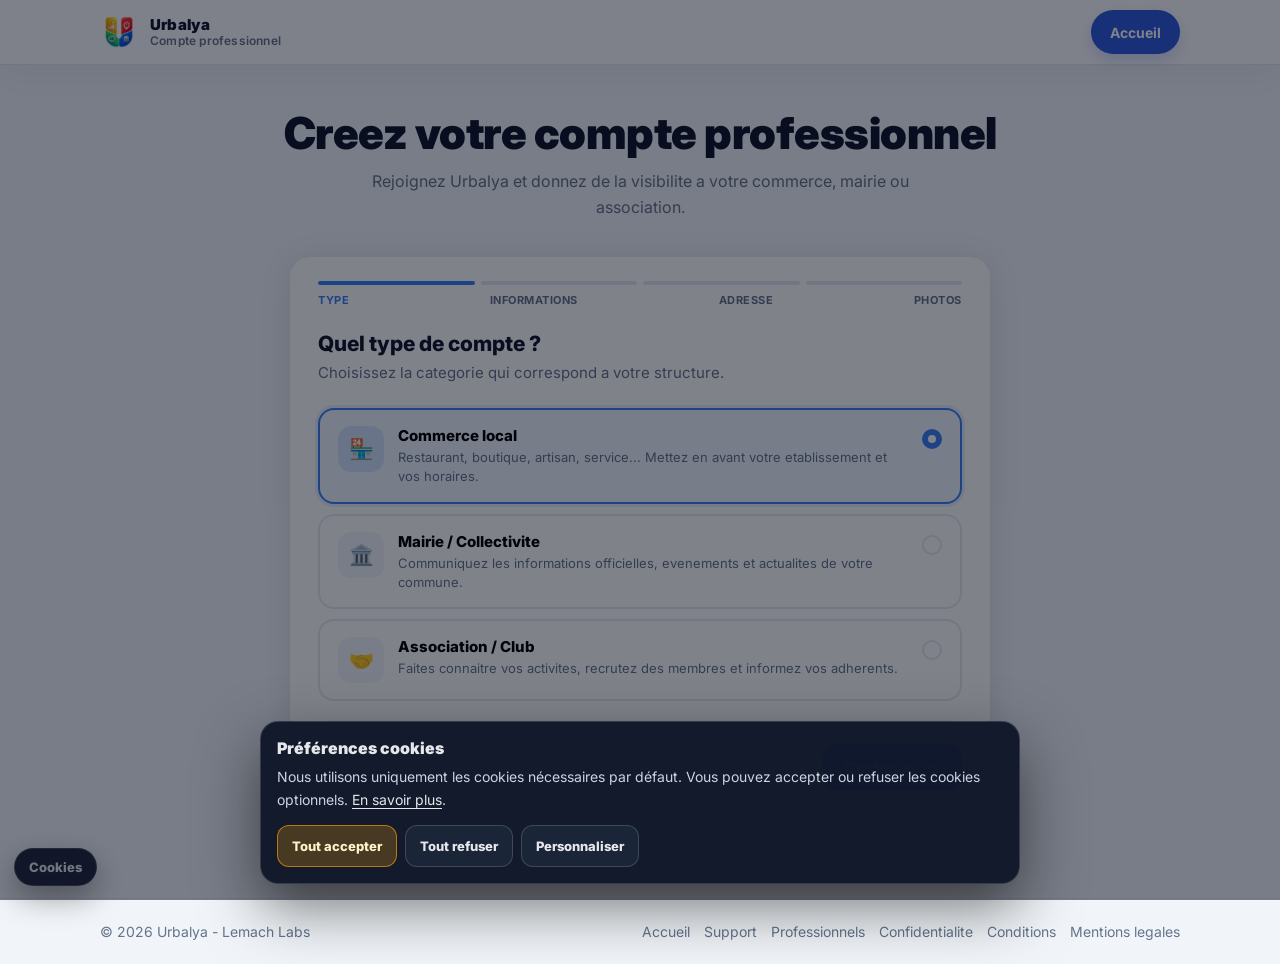
<file: docs/professionnels/index.html>
<!doctype html>
<html lang="fr">
<head>
  <meta charset="utf-8" />
  <meta name="viewport" content="width=device-width,initial-scale=1,viewport-fit=cover" />
  <title>Comptes professionnels - Urbalya</title>
  <meta name="description" content="Creez votre compte professionnel Urbalya : commerce, mairie ou association." />
  <meta name="theme-color" content="#3B82F6" />
  <link rel="icon" type="image/png" href="../logo.png" />
  <link rel="apple-touch-icon" href="../logo.png" />
  <link rel="preconnect" href="https://fonts.googleapis.com" />
  <link rel="preconnect" href="https://fonts.gstatic.com" crossorigin />
  <link href="https://fonts.googleapis.com/css2?family=Inter:wght@400;500;600;700;800;900&display=swap" rel="stylesheet" />
  <link rel="stylesheet" href="../cookie-consent.css" />
  <style>
    :root {
      --bg: #F1F5F9;
      --panel: #FFFFFF;
      --text: #0F172A;
      --muted: #64748B;
      --border: #E2E8F0;
      --border-focus: #3B82F6;
      --accent: #3B82F6;
      --accent-light: #EFF6FF;
      --accent2: #10B981;
      --danger: #EF4444;
      --warn: #F59E0B;
      --tap: 44px;
      --radius: 12px;
      --shadow: 0 1px 3px rgba(0,0,0,.08), 0 4px 16px rgba(0,0,0,.06);
      --shadow-lg: 0 4px 32px rgba(0,0,0,.10);
      --line: rgba(15,23,42,.12);
      --line2: rgba(15,23,42,.20);
      --container: 1120px;
      --navH: 64px;
      --focus: 0 0 0 4px rgba(59,130,246,.25);
    }
    * { box-sizing: border-box; }
    html { scroll-behavior: smooth; }
    body {
      margin: 0;
      font-family: Inter, system-ui, -apple-system, Segoe UI, Roboto, Helvetica, Arial, sans-serif;
      background: var(--bg);
      color: var(--text);
      -webkit-font-smoothing: antialiased;
    }
    a { color: inherit; text-decoration: none; }
    label, input, select, textarea, button { font: inherit; }
    button { cursor: pointer; }
    :focus { outline: none; }
    :focus-visible { outline: 2px solid var(--accent); outline-offset: 2px; }

    /* NAV */
    .container {
      max-width: var(--container);
      width: 100%;
      margin: 0 auto;
      padding: 0 16px;
    }
    @media (min-width: 720px) {
      .container { padding: 0 20px; }
    }
    .skip {
      position: absolute;
      left: 12px;
      top: 12px;
      padding: 10px 12px;
      border-radius: 12px;
      background: #FFFFFF;
      border: 1px solid var(--line2);
      transform: translateY(-200%);
      transition: transform .15s ease;
      z-index: 9999;
    }
    .skip:focus { transform: translateY(0); outline: none; box-shadow: var(--focus); }
    .ico { width: 18px; height: 18px; display: inline-block; flex: 0 0 auto; }
    .ico.sm { width: 16px; height: 16px; }
    .ico.lg { width: 20px; height: 20px; }
    .ico.xl { width: 22px; height: 22px; }

    .nav {
      position: sticky;
      top: 0;
      z-index: 50;
      backdrop-filter: blur(18px);
      background: rgba(255,255,255,.88);
      border-bottom: 1px solid rgba(216,225,236,.82);
      box-shadow: 0 10px 30px rgba(16,32,51,.045);
      padding-top: env(safe-area-inset-top);
    }
    .nav-inner {
      min-height: var(--navH);
      display: flex;
      align-items: center;
      justify-content: space-between;
      gap: 12px;
    }
    .brand {
      display: flex;
      align-items: center;
      gap: 12px;
      min-width: 0;
    }
    .logo {
      width: 38px;
      height: 38px;
      border-radius: 12px;
      overflow: hidden;
      flex: 0 0 auto;
    }
    .logo-img { width: 100%; height: 100%; object-fit: cover; display: block; }
    .brand-text {
      display: flex;
      flex-direction: column;
      line-height: 1.05;
      min-width: 0;
    }
    .brand-text strong {
      font-weight: 900;
      letter-spacing: .2px;
      font-size: 15px;
      white-space: nowrap;
      overflow: hidden;
      text-overflow: ellipsis;
    }
    .brand-text small {
      display: block;
      color: var(--muted);
      font-weight: 600;
      letter-spacing: .2px;
      font-size: 12px;
      margin-top: 2px;
      white-space: nowrap;
      overflow: hidden;
      text-overflow: ellipsis;
    }
    .nav-actions { display: flex; align-items: center; gap: 10px; }
    .nav .brand-text strong { color: #0F172A; }
    .nav .brand-text small { color: #64748B; }
    .nav-cta {
      display: inline-flex;
      align-items: center;
      height: var(--tap);
      padding: 0 18px;
      border-radius: 999px;
      background: rgba(29,78,216,.92);
      color: #fff;
      font-weight: 700;
      font-size: 14px;
      white-space: nowrap;
      border: 1px solid rgba(29,78,216,.24);
      box-shadow: 0 6px 16px rgba(29,78,216,.20);
      transition: background .12s ease;
    }
    .nav-cta:hover { background: rgba(29,78,216,1); }
    .nav-toggle {
      width: auto;
      height: var(--tap);
      padding: 0 14px 0 10px;
      gap: 8px;
      border-radius: 14px;
      border: 1px solid rgba(15,23,42,.12);
      background: transparent;
      display: inline-flex;
      align-items: center;
      cursor: pointer;
      transition: transform .12s ease, background .12s ease, border-color .12s ease;
      color: #0F172A;
      font-size: 13px;
      font-weight: 800;
      letter-spacing: .05em;
      text-transform: uppercase;
    }
    .nav-toggle:hover {
      transform: translateY(-1px);
      background: #F1F5F9;
      border-color: rgba(15,23,42,.20);
    }
    .pill {
      display: inline-flex;
      align-items: center;
      justify-content: center;
      gap: 8px;
      padding: 10px 12px;
      border-radius: 999px;
      border: 1px solid var(--line);
      background: #FFFFFF;
      transition: transform .12s ease, background .12s ease, border-color .12s ease;
      color: var(--text);
      font-weight: 900;
      font-size: 14px;
      line-height: 1;
      white-space: nowrap;
      min-height: 38px;
    }
    .pill:hover {
      transform: translateY(-1px);
      background: #F8FAFC;
      border-color: rgba(15,23,42,.22);
    }
    .pill.primary {
      border: 1px solid rgba(29,78,216,.24);
      background: rgba(29,78,216,.96);
      color: #FFFFFF;
      box-shadow: 0 10px 20px rgba(29,78,216,.20);
    }
    .pill.danger,
    .pill.danger[aria-current="page"] {
      border: 1px solid rgba(239,68,68,.55);
      background: rgba(239,68,68,.92);
      color: #fff;
      box-shadow: 0 14px 30px rgba(239,68,68,.20);
    }
    .pill.danger:hover {
      background: rgba(220,38,38,.95);
      border-color: rgba(252,165,165,.65);
    }
    .pill[aria-current="page"] {
      background: #E2E8F0;
      border-color: #CBD5E1;
      color: #0F172A;
    }
    .store-link {
      width: clamp(220px, 50vw, 300px);
      padding: 0;
      overflow: hidden;
      border-radius: 12px;
      background: transparent !important;
      box-shadow: 0 6px 14px rgba(15,23,42,.12);
      min-height: auto;
    }
    .store-link:hover {
      background: rgba(248,250,252,.8) !important;
      border-color: rgba(15,23,42,.20) !important;
    }
    .store-badge { display: block; width: 100%; height: auto; }

    /* DRAWER */
    .backdrop {
      position: fixed;
      inset: 0;
      background: rgba(2,6,23,.60);
      backdrop-filter: blur(6px);
      opacity: 0;
      pointer-events: none;
      transition: opacity .18s ease;
      z-index: 80;
    }
    .drawer {
      display: none;
      position: fixed;
      top: env(safe-area-inset-top);
      right: 0;
      width: min(92vw, 360px);
      height: calc(100vh - env(safe-area-inset-top));
      background: rgba(7,18,38,.92);
      backdrop-filter: blur(16px);
      border-left: 1px solid rgba(255,255,255,.10);
      box-shadow: 0 30px 80px rgba(0,0,0,.55);
      z-index: 90;
      flex-direction: column;
      padding: 14px;
      color: #E6EEF8;
    }
    .drawer-head {
      display: flex;
      align-items: center;
      justify-content: space-between;
      gap: 10px;
      padding: 8px 6px 12px;
      border-bottom: 1px solid rgba(255,255,255,.10);
    }
    .drawer-title { font-weight: 900; letter-spacing: .2px; color: #E6EEF8; }
    .drawer-close {
      width: var(--tap);
      height: var(--tap);
      border-radius: 14px;
      border: 1px solid rgba(255,255,255,.12);
      background: rgba(2,6,23,.35);
      display: inline-flex;
      align-items: center;
      justify-content: center;
      cursor: pointer;
      color: #E6EEF8;
    }
    .drawer-nav {
      display: flex;
      flex-direction: column;
      gap: 0;
      padding: 12px 2px 8px;
    }
    .drawer .pill {
      position: relative;
      width: 100%;
      justify-content: flex-start;
      gap: 12px;
      padding: 13px 4px;
      min-height: 52px;
      border: 0;
      border-radius: 0;
      background: transparent !important;
      color: inherit;
      box-shadow: none;
      transform: none;
    }
    .drawer .pill::after {
      content: "";
      position: absolute;
      left: 0; right: 0; bottom: 0;
      height: 1px;
      background: linear-gradient(90deg, rgba(255,255,255,.14), rgba(255,255,255,.04));
      pointer-events: none;
    }
    .drawer .pill::before {
      content: "";
      position: absolute;
      left: -4px; top: 50%;
      width: 2px; height: 0;
      border-radius: 999px;
      background: linear-gradient(180deg,#7DD3FC,#38BDF8);
      transform: translateY(-50%);
      transition: height .18s ease, opacity .18s ease;
      opacity: 0;
    }
    .drawer .pill:hover,
    .drawer .pill[aria-current="page"] {
      background: linear-gradient(90deg, rgba(56,189,248,.12), rgba(56,189,248,.03)) !important;
    }
    .drawer .pill:hover::before,
    .drawer .pill[aria-current="page"]::before { height: 28px; opacity: 1; }
    .drawer .pill[aria-current="page"] { color: #F2F8FF; border-color: transparent; }
    .drawer .pill .ico {
      width: 18px; height: 18px;
      padding: 0; border: 0; border-radius: 0;
      background: transparent !important;
      box-shadow: none; opacity: .95;
      flex: 0 0 18px;
      color: #BFD2E6;
    }
    .drawer .pill.primary,
    .drawer .pill.danger { color: inherit; }
    .drawer .pill.danger { color: #FF8D98; }
    .drawer-nav > .store-link:nth-last-child(2) { margin-top: 16px; position: relative; }
    .drawer-nav > .store-link:nth-last-child(2)::before {
      content: "App mobile";
      position: absolute; left: 0; top: -10px;
      transform: translateY(-100%);
      font-size: 11px; letter-spacing: .15em; text-transform: uppercase;
      color: #9FB3CC; font-weight: 800; pointer-events: none;
    }
    .drawer .store-link {
      padding: 0; margin-top: 10px;
      border: 1px solid rgba(255,255,255,.14);
      border-radius: 12px; overflow: hidden;
      background: rgba(10,24,45,.55) !important;
      min-height: auto;
    }
    .drawer .store-link::before,
    .drawer .store-link::after { display: none; }
    .drawer .store-link .ico { display: none; }
    .drawer .store-link .store-badge { width: 100%; display: block; }
    .drawer-foot {
      margin-top: auto;
      padding: 10px 2px 0;
      border-top: 1px solid rgba(255,255,255,.12);
      color: rgba(230,238,248,.70);
      font-size: 13px; line-height: 1.5;
      display: flex; flex-direction: column; gap: 0;
    }
    .drawer-foot .pill { min-height: 52px; }
    .drawer-foot .pill.primary { background: transparent !important; color: inherit; }
    @media (max-width: 640px) {
      .drawer { width: min(94vw, 350px); }
      .drawer .pill { min-height: 50px; padding: 12px 3px; }
    }
    @keyframes drawerSlideIn {
      from { transform: translateX(110%); }
      to   { transform: translateX(0); }
    }
    html.menu-open body { overflow: hidden; }
    .menu-open .backdrop { opacity: 1; pointer-events: auto; }
    .menu-open .drawer {
      display: flex;
      animation: drawerSlideIn .22s ease forwards;
    }

    /* MAIN */
    main { padding: 44px 0 80px; }
    .hero { text-align: center; margin-bottom: 36px; }
    .hero h1 {
      margin: 0 0 12px;
      font-size: clamp(26px, 5vw, 44px);
      font-weight: 900; line-height: 1.1; letter-spacing: -.5px;
    }
    .hero p {
      margin: 0 auto; max-width: 540px;
      color: var(--muted); font-size: 16px; line-height: 1.6;
    }

    /* WIZARD */
    .wizard-card {
      background: var(--panel);
      border-radius: 20px;
      box-shadow: var(--shadow-lg);
      overflow: visible;
      max-width: 700px;
      margin: 0 auto;
    }
    .step-header { padding: 24px 28px 0; }
    .step-progress { display: flex; gap: 6px; margin-bottom: 8px; }
    .step-bar {
      flex: 1; height: 4px; border-radius: 99px;
      background: var(--border); transition: background .3s;
    }
    .step-bar.active { background: var(--accent); }
    .step-bar.done { background: var(--accent2); }
    .step-labels { display: flex; justify-content: space-between; margin-bottom: 24px; }
    .step-label {
      font-size: 11px; font-weight: 700;
      text-transform: uppercase; letter-spacing: .5px;
      color: var(--muted); transition: color .3s;
    }
    .step-label.active { color: var(--accent); }
    .step-label.done { color: var(--accent2); }

    /* STEPS */
    .step { display: none; padding: 0 28px 28px; }
    .step.is-active { display: block; }
    .step-title { margin: 0 0 6px; font-size: 21px; font-weight: 800; }
    .step-subtitle { margin: 0 0 24px; color: var(--muted); font-size: 15px; line-height: 1.5; }

    /* TYPE CARDS */
    .type-cards { display: grid; gap: 10px; margin-bottom: 24px; }
    .type-card {
      display: flex; align-items: flex-start; gap: 14px;
      padding: 16px 18px; border: 2px solid var(--border);
      border-radius: 16px; background: var(--panel);
      cursor: pointer; transition: border-color .15s, background .15s, box-shadow .15s;
      text-align: left; width: 100%;
    }
    .type-card:hover { border-color: #93C5FD; background: var(--accent-light); }
    .type-card.selected {
      border-color: var(--accent); background: var(--accent-light);
      box-shadow: 0 0 0 3px rgba(59,130,246,.12);
    }
    .type-card-icon {
      width: 46px; height: 46px; border-radius: 13px;
      background: var(--bg); display: flex;
      align-items: center; justify-content: center;
      font-size: 20px; flex: 0 0 auto;
    }
    .type-card.selected .type-card-icon { background: rgba(59,130,246,.15); }
    .type-card-body { flex: 1; }
    .type-card-body strong { display: block; font-size: 15px; font-weight: 800; margin-bottom: 3px; }
    .type-card-body span { display: block; font-size: 13px; color: var(--muted); line-height: 1.45; }
    .type-card-check {
      width: 20px; height: 20px; border-radius: 999px;
      border: 2px solid var(--border); flex: 0 0 auto; margin-top: 3px;
      display: flex; align-items: center; justify-content: center;
      transition: border-color .15s, background .15s;
    }
    .type-card.selected .type-card-check { border-color: var(--accent); background: var(--accent); }
    .type-card-check::after {
      content: ""; display: none;
      width: 8px; height: 8px; border-radius: 999px; background: #fff;
    }
    .type-card.selected .type-card-check::after { display: block; }

    /* FIELDS */
    .field { display: flex; flex-direction: column; gap: 5px; }
    .field label { font-size: 14px; font-weight: 700; }
    .field-opt { font-weight: 400; color: var(--muted); font-size: 13px; }

    input[type="text"],
    input[type="email"],
    input[type="password"],
    input[type="tel"],
    input[type="url"],
    input[type="time"],
    select,
    textarea {
      width: 100%; padding: 11px 14px;
      border: 1.5px solid var(--border); border-radius: var(--radius);
      background: #FAFBFC; color: var(--text); font-size: 15px;
      transition: border-color .15s, box-shadow .15s;
    }
    input:focus, select:focus, textarea:focus {
      border-color: var(--border-focus); background: #fff;
      box-shadow: 0 0 0 3px rgba(59,130,246,.12);
    }
    textarea { resize: vertical; min-height: 90px; }

    .form-grid { display: grid; grid-template-columns: 1fr 1fr; gap: 14px; }
    .form-grid .full { grid-column: 1 / -1; }
    .field-group { display: grid; gap: 14px; margin-bottom: 14px; }

    /* Password toggle */
    .input-wrap { position: relative; }
    .input-wrap input { padding-right: 44px; }
    .input-toggle {
      position: absolute; right: 11px; top: 50%; transform: translateY(-50%);
      border: none; background: none; color: var(--muted);
      padding: 4px; display: flex; align-items: center; justify-content: center;
    }
    .input-toggle:hover { color: var(--text); }

    /* Email status */
    .email-status { font-size: 12px; font-weight: 600; min-height: 16px; }
    .email-status.ok { color: var(--accent2); }
    .email-status.error { color: var(--danger); }
    .email-status.checking { color: var(--muted); }

    /* ADDRESS */
    .addr-results {
      display: none; margin-top: 6px;
      border: 1.5px solid var(--border); border-radius: var(--radius);
      background: #fff; box-shadow: var(--shadow-lg);
      overflow: hidden; z-index: 10; position: relative;
    }
    .addr-results.is-visible { display: block; }
    .addr-suggestion {
      display: flex; flex-direction: column; gap: 2px;
      width: 100%; text-align: left; padding: 11px 14px;
      border: none; border-bottom: 1px solid var(--border);
      background: transparent; color: var(--text);
      cursor: pointer; transition: background .12s;
    }
    .addr-suggestion:last-of-type { border-bottom: none; }
    .addr-suggestion:hover { background: var(--accent-light); }
    .addr-suggestion strong { font-size: 14px; font-weight: 700; }
    .addr-suggestion span { font-size: 12px; color: var(--muted); }
    .addr-manual-link {
      display: block; width: 100%; text-align: center;
      padding: 10px 14px; font-size: 13px; font-weight: 600;
      color: var(--accent); background: var(--accent-light);
      border: none; border-top: 1px solid var(--border);
      cursor: pointer; transition: background .12s;
    }
    .addr-manual-link:hover { background: #DBEAFE; }
    .addr-searching { padding: 12px 14px; font-size: 13px; color: var(--muted); }

    .selected-addr-box {
      display: none; margin-top: 10px; padding: 12px 14px;
      border-radius: var(--radius); background: #F0FDF4;
      border: 1.5px solid #86EFAC; font-size: 14px; line-height: 1.5;
    }
    .selected-addr-box.is-visible { display: block; }
    .selected-addr-box strong { display: block; color: #15803D; margin-bottom: 3px; font-weight: 700; }
    .addr-note { display: block; margin-top: 5px; font-size: 12px; color: var(--muted); font-style: italic; }

    /* Manual address panel */
    .manual-addr-panel {
      display: none; margin-top: 10px; padding: 16px;
      border: 1.5px solid #FDE68A; border-radius: var(--radius);
      background: #FFFBEB;
    }
    .manual-addr-panel.is-visible { display: grid; gap: 12px; }
    .manual-addr-panel h4 { margin: 0 0 2px; font-size: 14px; font-weight: 800; }
    .manual-addr-panel p { margin: 0 0 4px; font-size: 13px; color: var(--muted); }
    .manual-addr-grid { display: grid; grid-template-columns: 1fr 1fr; gap: 10px; }
    .manual-addr-feedback { font-size: 13px; font-weight: 600; min-height: 16px; }
    .manual-addr-feedback.error { color: var(--danger); }
    .manual-addr-actions { display: flex; gap: 10px; flex-wrap: wrap; }

    /* HOURS */
    .hours-header {
      display: flex; align-items: center; justify-content: space-between;
      margin-bottom: 12px; gap: 10px;
    }
    .hours-header h3 { margin: 0; font-size: 16px; font-weight: 800; }
    .hours-header-actions { display: flex; gap: 8px; }
    .hours-grid { display: grid; gap: 8px; margin-bottom: 12px; }
    .hours-row {
      display: grid;
      grid-template-columns: 96px 1fr 1fr auto auto;
      align-items: center; gap: 8px;
      padding: 10px 12px; border: 1.5px solid var(--border);
      border-radius: var(--radius); background: #FAFBFC;
    }
    .hours-day { font-size: 14px; font-weight: 700; }
    .hours-row input[type="time"] { font-size: 14px; padding: 7px 9px; }
    .hours-pause-button {
      font-size: 12px; padding: 6px 10px;
      border-radius: 8px; border: 1.5px solid var(--border);
      background: transparent; color: var(--muted); white-space: nowrap;
      transition: border-color .12s, color .12s;
    }
    .hours-pause-button:hover:not(:disabled) { border-color: var(--accent); color: var(--accent); }
    .check-row {
      display: flex; align-items: center; gap: 6px;
      font-size: 13px; font-weight: 600; color: var(--muted);
      white-space: nowrap; cursor: pointer;
    }
    .check-row input[type="checkbox"] { accent-color: var(--accent); width: 15px; height: 15px; }
    .hours-preview {
      padding: 12px 14px; border-radius: var(--radius);
      background: var(--bg); font-size: 13px; color: var(--muted);
      white-space: pre-wrap; line-height: 1.6;
    }

    /* PHOTOS */
    .photo-drop {
      border: 2px dashed var(--border); border-radius: 16px;
      padding: 32px 20px; text-align: center; cursor: pointer;
      background: var(--bg); transition: border-color .15s, background .15s;
    }
    .photo-drop:hover, .photo-drop.drag-over {
      border-color: var(--accent); background: var(--accent-light);
    }
    .photo-drop-icon { font-size: 34px; margin-bottom: 10px; }
    .photo-drop strong { display: block; font-size: 15px; font-weight: 700; margin-bottom: 5px; }
    .photo-drop span { font-size: 13px; color: var(--muted); }
    .photo-drop input[type="file"] { display: none; }
    .photo-preview-grid {
      display: grid; grid-template-columns: repeat(auto-fill, minmax(86px, 1fr));
      gap: 10px; margin-top: 14px;
    }
    .photo-thumb { aspect-ratio: 1; border-radius: var(--radius); overflow: hidden; border: 1.5px solid var(--border); }
    .photo-thumb img { width: 100%; height: 100%; object-fit: cover; }

    /* TERMS */
    .terms-check {
      display: flex; align-items: flex-start; gap: 12px;
      padding: 14px 16px; border: 1.5px solid var(--border);
      border-radius: var(--radius); background: var(--bg);
      cursor: pointer; margin-top: 18px;
    }
    .terms-check input[type="checkbox"] { width: 17px; height: 17px; flex: 0 0 auto; margin-top: 2px; accent-color: var(--accent); }
    .terms-text { font-size: 14px; line-height: 1.55; }
    .terms-text a { color: var(--accent); text-decoration: underline; }

    /* STATUS */
    .form-status {
      display: none; padding: 13px 16px; border-radius: var(--radius);
      font-size: 14px; font-weight: 600; line-height: 1.5; margin-top: 16px;
    }
    .form-status.is-visible { display: block; }
    .form-status.success { background: #F0FDF4; border: 1.5px solid #86EFAC; color: #15803D; }
    .form-status.error { background: #FEF2F2; border: 1.5px solid #FECACA; color: #DC2626; }

    /* STEP ERROR */
    .step-err {
      font-size: 13px; font-weight: 600; color: var(--danger);
      min-height: 18px; flex: 1;
    }

    /* BUTTONS */
    .btn {
      display: inline-flex; align-items: center; justify-content: center;
      gap: 8px; min-height: 46px; padding: 11px 22px;
      border-radius: var(--radius); font-size: 15px; font-weight: 700;
      border: none; cursor: pointer; transition: background .15s, opacity .15s;
      white-space: nowrap;
    }
    .btn:disabled { opacity: .5; cursor: not-allowed; }
    .btn-primary { background: var(--accent); color: #fff; }
    .btn-primary:hover:not(:disabled) { background: #2563EB; }
    .btn-secondary {
      background: #fff; color: var(--text);
      border: 1.5px solid var(--border);
    }
    .btn-secondary:hover:not(:disabled) { background: var(--bg); }
    .btn-ghost {
      background: transparent; color: var(--muted);
      border: 1.5px solid var(--border);
    }
    .btn-ghost:hover:not(:disabled) { color: var(--text); border-color: #CBD5E1; }

    .step-nav {
      display: flex; align-items: center;
      margin-top: 24px; padding-top: 18px;
      border-top: 1px solid var(--border); gap: 10px;
    }

    /* BILLING */
    .billing-section { max-width: 700px; margin: 40px auto 0; }
    .billing-card {
      background: var(--panel); border-radius: 16px;
      box-shadow: var(--shadow); padding: 24px;
    }
    .billing-card-title { font-size: 17px; font-weight: 800; margin: 0 0 4px; }
    .billing-card-sub { font-size: 14px; color: var(--muted); margin: 0 0 16px; }
    .billing-context { display: none; margin-top: 14px; }
    .billing-context.is-visible { display: block; }
    .billing-meta { display: grid; grid-template-columns: repeat(3,1fr); gap: 10px; margin-top: 12px; }
    .billing-meta-item { padding: 12px 14px; border-radius: var(--radius); background: var(--bg); border: 1px solid var(--border); }
    .billing-meta-item span { display: block; font-size: 11px; font-weight: 700; text-transform: uppercase; color: var(--muted); margin-bottom: 5px; }
    .billing-meta-item strong { display: block; font-size: 14px; font-weight: 700; }
    .billing-actions { display: flex; flex-wrap: wrap; gap: 10px; margin-top: 14px; }
    .billing-pill { display: inline-flex; align-items: center; padding: 10px 16px; border-radius: 999px; font-size: 14px; font-weight: 700; text-decoration: none; }
    .billing-pill.primary { background: var(--accent); color: #fff; }
    .billing-pill.danger { background: var(--danger); color: #fff; }
    .billing-pill.outline { border: 1.5px solid var(--border); color: var(--text); }
    .billing-form { display: grid; gap: 12px; margin-top: 14px; }
    .billing-feedback { font-size: 13px; font-weight: 600; min-height: 18px; color: var(--muted); }
    .billing-feedback.ok { color: var(--accent2); }
    .billing-feedback.error { color: var(--danger); }

    /* MODAL (pause only) */
    .modal {
      position: fixed; inset: 0; z-index: 50;
      display: none; align-items: center; justify-content: center;
      padding: 20px; background: rgba(15,23,42,.48);
      backdrop-filter: blur(4px);
    }
    .modal.is-visible { display: flex; }
    .modal-card {
      width: min(460px, 100%); border-radius: 20px;
      background: #fff; box-shadow: 0 20px 60px rgba(0,0,0,.18);
    }
    .modal-head {
      display: flex; align-items: center; justify-content: space-between;
      gap: 16px; padding: 18px 20px; border-bottom: 1px solid var(--border);
    }
    .modal-title { margin: 0; font-size: 18px; font-weight: 800; }
    .modal-subtitle { margin: 4px 0 0; font-size: 14px; color: var(--muted); }
    .modal-close {
      width: 36px; height: 36px; border-radius: 10px;
      border: 1.5px solid var(--border); background: transparent;
      color: var(--muted); display: flex; align-items: center; justify-content: center;
    }
    .modal-body { padding: 20px; display: grid; gap: 14px; }
    .modal-footer { display: flex; gap: 10px; justify-content: flex-end; padding: 0 20px 20px; }

    /* FOOTER */
    footer { border-top: 1px solid var(--border); padding: 24px 0; color: var(--muted); font-size: 14px; }
    .footer-row { display: flex; justify-content: space-between; gap: 16px; flex-wrap: wrap; }
    .footer-links { display: flex; gap: 14px; flex-wrap: wrap; }
    .footer-links a:hover { color: var(--text); }

    .is-hidden { display: none !important; }

    @media (max-width: 640px) {
      .nav-links { display: none; }
      .form-grid { grid-template-columns: 1fr; }
      .form-grid .full { grid-column: 1; }
      .hours-row { grid-template-columns: 1fr 1fr; }
      .manual-addr-grid { grid-template-columns: 1fr; }
      .billing-meta { grid-template-columns: 1fr; }
      .step { padding: 0 16px 22px; }
      .step-header { padding: 18px 16px 0; }
      .wizard-card { border-radius: 16px; }
      .type-card { flex-direction: column; gap: 10px; }
    }
    @media (max-width: 420px) {
      .hours-row { grid-template-columns: 1fr; }
    }
  </style>
</head>
<body>

<a class="skip" href="#main">Aller au contenu principal</a>

<!-- NAV -->
<header class="nav" role="banner">
  <div class="container nav-inner">
    <a class="brand" href="../index.html" aria-label="Aller à l'accueil Urbalya">
      <span class="logo" aria-hidden="true">
        <img class="logo-img" src="../logo.png" alt="Urbalya" />
      </span>
      <span class="brand-text">
        <strong>Urbalya</strong>
        <small>Compte professionnel</small>
      </span>
    </a>

    <div class="nav-actions">
      <a class="nav-cta" href="../index.html">Accueil</a>
    </div>
  </div>
</header>

<div class="backdrop" id="backdrop" aria-hidden="true"></div>

<main id="main" role="main">
  <div class="container">

    <!-- HERO -->
    <div class="hero">
      <h1>Creez votre compte professionnel</h1>
      <p>Rejoignez Urbalya et donnez de la visibilite a votre commerce, mairie ou association.</p>
    </div>

    <!-- WIZARD FORM -->
    <form id="professionalSignupForm" novalidate>
      <input type="hidden" id="accountType" value="merchant" />

      <div class="wizard-card">

        <!-- PROGRESS -->
        <div class="step-header" id="wizardHeader">
          <div class="step-progress">
            <div class="step-bar active" data-bar="1"></div>
            <div class="step-bar" data-bar="2"></div>
            <div class="step-bar" data-bar="3"></div>
            <div class="step-bar" data-bar="4"></div>
          </div>
          <div class="step-labels">
            <span class="step-label active" data-label="1">Type</span>
            <span class="step-label" data-label="2">Informations</span>
            <span class="step-label" data-label="3">Adresse</span>
            <span class="step-label" data-label="4">Photos</span>
          </div>
        </div>

        <!-- STEP 1 : TYPE DE COMPTE -->
        <div class="step is-active" id="step1">
          <h2 class="step-title">Quel type de compte ?</h2>
          <p class="step-subtitle">Choisissez la categorie qui correspond a votre structure.</p>

          <div class="type-cards">
            <button type="button" class="type-card selected" data-account-tab="merchant">
              <div class="type-card-icon">&#x1F3EA;</div>
              <div class="type-card-body">
                <strong>Commerce local</strong>
                <span>Restaurant, boutique, artisan, service... Mettez en avant votre etablissement et vos horaires.</span>
              </div>
              <div class="type-card-check"></div>
            </button>
            <button type="button" class="type-card" data-account-tab="municipality">
              <div class="type-card-icon">&#x1F3DB;&#xFE0F;</div>
              <div class="type-card-body">
                <strong>Mairie / Collectivite</strong>
                <span>Communiquez les informations officielles, evenements et actualites de votre commune.</span>
              </div>
              <div class="type-card-check"></div>
            </button>
            <button type="button" class="type-card" data-account-tab="social">
              <div class="type-card-icon">&#x1F91D;</div>
              <div class="type-card-body">
                <strong>Association / Club</strong>
                <span>Faites connaitre vos activites, recrutez des membres et informez vos adherents.</span>
              </div>
              <div class="type-card-check"></div>
            </button>
          </div>

          <div class="step-nav">
            <span class="step-err" id="stepErr1"></span>
            <button type="button" class="btn btn-primary" id="nextBtn1">
              Continuer
              <svg width="15" height="15" viewBox="0 0 24 24" fill="none" stroke="currentColor" stroke-width="2.5"><path d="M5 12h14M13 6l6 6-6 6"/></svg>
            </button>
          </div>
        </div>

        <!-- STEP 2 : INFORMATIONS -->
        <div class="step" id="step2">
          <h2 class="step-title">Vos informations</h2>
          <p class="step-subtitle">Creez votre compte et renseignez les informations de votre structure.</p>

          <!-- Email + password (communs) -->
          <div class="field-group">
            <div class="field">
              <label for="email">Adresse email</label>
              <input type="email" id="email" name="email" autocomplete="email" placeholder="contact@votre-structure.fr" />
              <div class="email-status" id="emailStatus" role="status" aria-live="polite"></div>
            </div>
            <div class="field">
              <label for="password">Mot de passe</label>
              <div class="input-wrap">
                <input type="password" id="password" name="password" autocomplete="new-password" placeholder="8 caracteres minimum" />
                <button type="button" class="input-toggle" id="passwordToggle" aria-label="Afficher/masquer le mot de passe">
                  <svg id="eyeIcon" width="18" height="18" viewBox="0 0 24 24" fill="none" stroke="currentColor" stroke-width="2"><path d="M1 12s4-8 11-8 11 8 11 8-4 8-11 8-11-8-11-8z"/><circle cx="12" cy="12" r="3"/></svg>
                </button>
              </div>
            </div>
            <div class="field">
              <label for="confirmPassword">Confirmer le mot de passe</label>
              <input type="password" id="confirmPassword" name="confirmPassword" autocomplete="new-password" placeholder="Repetez le mot de passe" />
            </div>
          </div>

          <!-- MERCHANT fields -->
          <div class="account-section" data-section="merchant">
            <div class="form-grid field-group">
              <div class="field full">
                <label for="merchantName">Nom du commerce</label>
                <input type="text" id="merchantName" autocomplete="organization" placeholder="Ex : Boulangerie Martin" />
              </div>
              <div class="field">
                <label for="merchantSIREN">SIREN <span class="field-opt">(9 chiffres)</span></label>
                <input type="text" id="merchantSIREN" inputmode="numeric" maxlength="11" placeholder="Ex : 123 456 789" />
              </div>
              <div class="field">
                <label for="merchantBusinessTypeKey">Type d'activite</label>
                <select id="merchantBusinessTypeKey"></select>
              </div>
              <div class="field full is-hidden" id="merchantCustomWrap">
                <label for="merchantBusinessTypeCustom">Precisez l'activite</label>
                <input type="text" id="merchantBusinessTypeCustom" placeholder="Ex : Fromagerie artisanale" />
              </div>
              <div class="field">
                <label for="merchantPhone">Telephone <span class="field-opt">(optionnel)</span></label>
                <input type="tel" id="merchantPhone" autocomplete="tel" placeholder="Ex : 06 12 34 56 78" />
              </div>
              <div class="field">
                <label for="merchantWebsite">Site web <span class="field-opt">(optionnel)</span></label>
                <input type="url" id="merchantWebsite" autocomplete="url" placeholder="https://..." />
              </div>
              <div class="field full">
                <label for="merchantDescription">Description <span class="field-opt">(optionnelle)</span></label>
                <textarea id="merchantDescription" rows="3" placeholder="Decrivez votre commerce en quelques mots..."></textarea>
              </div>
            </div>
          </div>

          <!-- MUNICIPALITY fields -->
          <div class="account-section is-hidden" data-section="municipality">
            <div class="form-grid field-group">
              <div class="field">
                <label for="municipalitySIREN">SIREN de la mairie <span class="field-opt">(9 chiffres)</span></label>
                <input type="text" id="municipalitySIREN" inputmode="numeric" maxlength="11" placeholder="Ex : 213 500 016" />
              </div>
              <div class="field">
                <label for="municipalityPhone">Telephone officiel</label>
                <input type="tel" id="municipalityPhone" autocomplete="tel" placeholder="Ex : 03 20 12 34 56" />
              </div>
            </div>
          </div>

          <!-- SOCIAL fields -->
          <div class="account-section is-hidden" data-section="social">
            <div class="form-grid field-group">
              <div class="field full">
                <label for="socialClubName">Nom de la structure</label>
                <input type="text" id="socialClubName" autocomplete="organization" placeholder="Ex : Club de Football de Haubourdin" />
              </div>
              <div class="field">
                <label for="socialSIREN">SIREN / RNA <span class="field-opt">(optionnel)</span></label>
                <input type="text" id="socialSIREN" inputmode="numeric" maxlength="11" placeholder="Ex : 123 456 789" />
              </div>
              <div class="field">
                <label for="socialStructureType">Type de structure</label>
                <select id="socialStructureType">
                  <option value="association">Association loi 1901</option>
                  <option value="club">Club sportif</option>
                  <option value="other">Autre structure</option>
                </select>
              </div>
              <div class="field">
                <label for="socialDomainKey">Domaine / Activite</label>
                <select id="socialDomainKey"></select>
              </div>
              <div class="field full is-hidden" id="socialCustomWrap">
                <label for="socialDomainCustom">Precisez le domaine</label>
                <input type="text" id="socialDomainCustom" placeholder="Ex : Course a pied urbaine" />
              </div>
              <div class="field">
                <label for="socialClubPhone">Telephone de la structure</label>
                <input type="tel" id="socialClubPhone" autocomplete="tel" placeholder="Ex : 03 20 12 34 56" />
              </div>
              <div class="field full">
                <label for="socialClubDescription">Description <span class="field-opt">(optionnelle)</span></label>
                <textarea id="socialClubDescription" rows="3" placeholder="Decrivez votre structure en quelques mots..."></textarea>
              </div>
            </div>
          </div>

          <!-- Manager fields (commun merchant + social, masque pour municipality) -->
          <div class="form-grid field-group manager-field">
            <div class="field">
              <label for="managerFirstName">Prenom du responsable</label>
              <input type="text" id="managerFirstName" autocomplete="given-name" placeholder="Ex : Marie" />
            </div>
            <div class="field">
              <label for="managerLastName">Nom du responsable</label>
              <input type="text" id="managerLastName" autocomplete="family-name" placeholder="Ex : Dupont" />
            </div>
          </div>

          <div class="step-nav">
            <button type="button" class="btn btn-secondary" id="prevBtn2">
              <svg width="15" height="15" viewBox="0 0 24 24" fill="none" stroke="currentColor" stroke-width="2.5"><path d="M19 12H5M11 6l-6 6 6 6"/></svg>
              Retour
            </button>
            <span class="step-err" id="stepErr2"></span>
            <button type="button" class="btn btn-primary" id="nextBtn2">
              Continuer
              <svg width="15" height="15" viewBox="0 0 24 24" fill="none" stroke="currentColor" stroke-width="2.5"><path d="M5 12h14M13 6l6 6-6 6"/></svg>
            </button>
          </div>
        </div>

        <!-- STEP 3 : ADRESSE & HORAIRES -->
        <div class="step" id="step3">
          <h2 class="step-title">Adresse et horaires</h2>
          <p class="step-subtitle" id="addressLabel">Indiquez l'adresse precise de votre commerce, puis renseignez vos horaires d'ouverture.</p>

          <div class="field-group">
            <div class="field">
              <label for="addressQuery">Rechercher une adresse</label>
              <input type="text" id="addressQuery" autocomplete="off" placeholder="Ex : 12 rue Sadi Carnot Haubourdin" />
              <div class="addr-results" id="addrResults"></div>
              <div class="selected-addr-box" id="selectedAddress"></div>
              <div class="manual-addr-panel" id="manualAddrPanel">
                <div>
                  <h4>Saisie manuelle</h4>
                  <p>Votre adresse n'apparait pas ? La position sera approximative et verifiee lors de la validation.</p>
                </div>
                <div class="field">
                  <label for="manualAddressLine">Adresse exacte</label>
                  <input type="text" id="manualAddressLine" autocomplete="street-address" placeholder="Ex : 12 rue Victor Hugo" />
                </div>
                <div class="manual-addr-grid">
                  <div class="field">
                    <label for="manualPostalCode">Code postal</label>
                    <input type="text" id="manualPostalCode" inputmode="numeric" autocomplete="postal-code" placeholder="Ex : 59320" />
                  </div>
                  <div class="field">
                    <label for="manualCity">Ville</label>
                    <input type="text" id="manualCity" autocomplete="address-level2" placeholder="Ex : Haubourdin" />
                  </div>
                </div>
                <div class="manual-addr-feedback" id="manualAddressFeedback" role="status" aria-live="polite"></div>
                <div class="manual-addr-actions">
                  <button type="button" class="btn btn-ghost" id="manualAddrCancel" style="min-height:38px;padding:8px 14px;font-size:13px;">Annuler</button>
                  <button type="button" class="btn btn-secondary" id="manualAddrSubmit" style="min-height:38px;padding:8px 14px;font-size:13px;">Utiliser cette adresse</button>
                </div>
              </div>
            </div>
          </div>

          <!-- HORAIRES -->
          <div id="hoursSection">
            <div class="hours-header">
              <h3>Horaires d'ouverture</h3>
              <div class="hours-header-actions">
                <button type="button" class="btn btn-ghost" id="weekdayPresetButton" style="min-height:36px;padding:7px 12px;font-size:13px;">Horaires type</button>
                <button type="button" class="btn btn-ghost" id="copyMondayButton" style="min-height:36px;padding:7px 12px;font-size:13px;">Copier lundi</button>
              </div>
            </div>
            <div class="hours-grid" id="hoursGrid"></div>
            <div class="hours-preview" id="hoursPreview"></div>
          </div>

          <div class="step-nav">
            <button type="button" class="btn btn-secondary" id="prevBtn3">
              <svg width="15" height="15" viewBox="0 0 24 24" fill="none" stroke="currentColor" stroke-width="2.5"><path d="M19 12H5M11 6l-6 6 6 6"/></svg>
              Retour
            </button>
            <span class="step-err" id="stepErr3"></span>
            <button type="button" class="btn btn-primary" id="nextBtn3">
              Continuer
              <svg width="15" height="15" viewBox="0 0 24 24" fill="none" stroke="currentColor" stroke-width="2.5"><path d="M5 12h14M13 6l6 6-6 6"/></svg>
            </button>
          </div>
        </div>

        <!-- STEP 4 : PHOTOS & ENVOI -->
        <div class="step" id="step4">
          <h2 class="step-title">Photos et envoi</h2>
          <p class="step-subtitle">Ajoutez des photos de votre structure (1 a 8 photos, 10 Mo max chacune).</p>

          <div class="photo-drop" id="photoDropZone" role="button" tabindex="0" aria-label="Zone de depot de photos">
            <div class="photo-drop-icon">&#x1F4F7;</div>
            <strong>Glissez vos photos ici</strong>
            <span>ou cliquez pour les selectionner</span>
            <input type="file" id="photos" name="photos" accept="image/*" multiple />
          </div>
          <div class="photo-preview-grid" id="photoPreview"></div>

          <label class="terms-check">
            <input type="checkbox" id="termsAccepted" />
            <span class="terms-text">
              J'ai lu et j'accepte les <a href="../terms.html" target="_blank" rel="noopener">conditions d'utilisation</a> et la <a href="../privacy.html" target="_blank" rel="noopener">politique de confidentialite</a> d'Urbalya (version du 30 avril 2026).
            </span>
          </label>

          <div class="form-status" id="formStatus" role="alert" aria-live="polite"></div>

          <div class="step-nav">
            <button type="button" class="btn btn-secondary" id="prevBtn4">
              <svg width="15" height="15" viewBox="0 0 24 24" fill="none" stroke="currentColor" stroke-width="2.5"><path d="M19 12H5M11 6l-6 6 6 6"/></svg>
              Retour
            </button>
            <span class="step-err" id="stepErr4"></span>
            <button type="submit" class="btn btn-primary" id="submitButton">
              Envoyer la demande
              <svg width="15" height="15" viewBox="0 0 24 24" fill="none" stroke="currentColor" stroke-width="2.5"><path d="M22 2L11 13M22 2L15 22l-4-9-9-4 20-7z"/></svg>
            </button>
          </div>
        </div>

      </div><!-- /wizard-card -->
    </form>

  </div>
</main>

<!-- PAUSE MODAL -->
<div class="modal" id="pauseModal" role="dialog" aria-modal="true" aria-labelledby="pauseModalTitle">
  <div class="modal-card">
    <div class="modal-head">
      <div>
        <h2 class="modal-title" id="pauseModalTitle">Ajouter une pause</h2>
        <p class="modal-subtitle" id="pauseModalSubtitle">Choisissez le creneau de pause.</p>
      </div>
      <button type="button" class="modal-close" id="closePauseModal" aria-label="Fermer">
        <svg width="18" height="18" viewBox="0 0 24 24" fill="none" stroke="currentColor" stroke-width="2.5"><line x1="18" y1="6" x2="6" y2="18"/><line x1="6" y1="6" x2="18" y2="18"/></svg>
      </button>
    </div>
    <div class="modal-body">
      <div class="field">
        <label for="pauseStart">Debut de pause</label>
        <input type="time" id="pauseStart" value="12:00" />
      </div>
      <div class="field">
        <label for="pauseEnd">Fin de pause</label>
        <input type="time" id="pauseEnd" value="14:00" />
      </div>
    </div>
    <div class="modal-footer">
      <button type="button" class="btn btn-ghost" id="removePauseButton" style="min-height:40px;padding:9px 16px;font-size:14px;">Supprimer</button>
      <button type="button" class="btn btn-primary" id="savePauseButton" style="min-height:40px;padding:9px 16px;font-size:14px;">Enregistrer</button>
    </div>
  </div>
</div>

<footer>
  <div class="container">
    <div class="footer-row">
      <div>&copy; <span id="year"></span> Urbalya - Lemach Labs</div>
      <div class="footer-links">
        <a href="../index.html">Accueil</a>
        <a href="../support.html">Support</a>
        <a href="./">Professionnels</a>
        <a href="../privacy.html">Confidentialite</a>
        <a href="../terms.html">Conditions</a>
        <a href="../mentions-legales.html">Mentions legales</a>
      </div>
    </div>
  </div>
</footer>

<script>
  (function () {
    var DEFAULT_API_BASE = "https://urbalya.com/api";
    var RUNTIME_API_BASE = String(window.URBALYA_API_BASE_URL || "").trim();
    var API_BASE = (RUNTIME_API_BASE || DEFAULT_API_BASE).replace(/\/+$/, "");
    var TERMS_VERSION = "2026-04-30-web-professional";

    var merchantTypes = [
      ["BAKERY","Boulangerie","BAKERY"],["PASTRY","Patisserie","BAKERY"],["CHOCOLATE","Chocolatier","BAKERY"],
      ["BUTCHER","Boucherie","LOCAL_SHOP"],["CATERER","Traiteur","SNACK"],["FISHMONGER","Poissonnerie","LOCAL_SHOP"],
      ["GREENGROCER","Primeur","LOCAL_SHOP"],["GROCERY","Epicerie","LOCAL_SHOP"],["SUPERMARKET","Supermarche","LOCAL_SHOP"],
      ["WINE","Caviste","LOCAL_SHOP"],["RESTAURANT","Restaurant","SNACK"],["SNACK","Snack","SNACK"],
      ["FAST_FOOD","Fast-food","SNACK"],["PIZZERIA","Pizzeria","SNACK"],["BURGER","Burger","SNACK"],
      ["SUSHI","Sushi","SNACK"],["CREPERIE","Creperie","SNACK"],["BRASSERIE","Brasserie","SNACK"],
      ["CAFE","Cafe","SNACK"],["BAR","Bar","SNACK"],["TEA_ROOM","Salon de the","SNACK"],
      ["ICE_CREAM","Glacier","SNACK"],["FOOD_TRUCK","Food truck","SNACK"],
      ["CLOTHING","Vetements","LOCAL_SHOP"],["SHOES","Chaussures","LOCAL_SHOP"],["JEWELRY","Bijouterie","LOCAL_SHOP"],
      ["BOOKSTORE","Librairie","LOCAL_SHOP"],["TOY_STORE","Jouets","LOCAL_SHOP"],["PHONE_SHOP","Telephonie","LOCAL_SHOP"],
      ["ELECTRONICS","Electronique","LOCAL_SHOP"],["FURNITURE","Meubles","LOCAL_SHOP"],["DECORATION","Decoration","LOCAL_SHOP"],
      ["FLOWER_SHOP","Fleuriste","LOCAL_SHOP"],["PET_SHOP","Animalerie","LOCAL_SHOP"],["SPORT_SHOP","Magasin de sport","LOCAL_SHOP"],
      ["BIKE_SHOP","Velo","LOCAL_SHOP"],["HAIRDRESSER","Coiffeur","HAIRDRESSER"],["BARBER","Barbier","HAIRDRESSER"],
      ["BEAUTY","Institut de beaute","HAIRDRESSER"],["NAILS","Onglerie","HAIRDRESSER"],["SPA","Spa","HAIRDRESSER"],
      ["PHARMACY","Pharmacie","SERVICES"],["DOCTOR","Cabinet medical","SERVICES"],["DENTIST","Dentiste","SERVICES"],
      ["PHYSIO","Kine","SERVICES"],["OPTICIAN","Opticien","LOCAL_SHOP"],["TAXI","Taxi","SERVICES"],
      ["AMBULANCE","Ambulance","SERVICES"],["DRIVING_SCHOOL","Auto-ecole","SERVICES"],["GARAGE","Garage auto","SERVICES"],
      ["REPAIR","Depannage","SERVICES"],["PRESSING","Pressing","SERVICES"],["LAUNDRY","Laverie","SERVICES"],
      ["CLEANING","Menage a domicile","SERVICES"],["BANK","Banque","SERVICES"],["INSURANCE","Assurance","SERVICES"],
      ["REAL_ESTATE","Agence immobiliere","SERVICES"],["NOTARY","Notaire","SERVICES"],["LAWYER","Avocat","SERVICES"],
      ["ACCOUNTANT","Comptable","SERVICES"],["PLUMBER","Plombier","ARTISAN"],["ELECTRICIAN","Electricien","ARTISAN"],
      ["CARPENTER","Menuisier","ARTISAN"],["MASON","Macon","ARTISAN"],["PAINTER","Peintre","ARTISAN"],
      ["TILER","Carreleur","ARTISAN"],["ROOFER","Couvreur","ARTISAN"],["LOCKSMITH","Serrurier","ARTISAN"],
      ["GLAZIER","Vitrier","ARTISAN"],["HVAC","Chauffagiste","ARTISAN"],["GARDENER","Jardinier","ARTISAN"],
      ["MOVING","Demenagement","ARTISAN"],["OTHER","Autre (a preciser)","LOCAL_SHOP"]
    ];

    var socialDomains = [
      ["FOOTBALL","Football"],["BASKETBALL","Basketball"],["HANDBALL","Handball"],["VOLLEYBALL","Volley-ball"],
      ["RUGBY","Rugby"],["TENNIS","Tennis"],["BADMINTON","Badminton"],["TABLE_TENNIS","Tennis de table"],
      ["ATHLETICS","Athletisme"],["CYCLING","Cyclisme"],["RUNNING","Course a pied"],["SWIMMING","Natation"],
      ["TRIATHLON","Triathlon"],["MARTIAL_ARTS","Arts martiaux"],["BOXING","Boxe"],["GYMNASTICS","Gymnastique"],
      ["DANCE","Danse"],["YOGA","Yoga"],["FITNESS_WELLNESS","Fitness et bien-etre"],["HIKING","Randonnee"],
      ["CLIMBING","Escalade"],["MUSIC","Musique"],["SINGING","Chorale"],["THEATRE","Theatre"],["CINEMA","Cinema"],
      ["PHOTOGRAPHY","Photographie"],["PLASTIC_ARTS","Arts plastiques"],["WRITING","Ecriture"],["READING","Lecture"],
      ["HERITAGE","Patrimoine"],["LANGUAGE_EXCHANGE","Echange linguistique"],["SCHOOL_SUPPORT","Soutien scolaire"],
      ["STUDENT_LIFE","Vie etudiante"],["SCIENCE","Sciences"],["DIGITAL","Numerique"],["ROBOTICS","Robotique"],
      ["GAMING","Jeux video"],["BOARD_GAMES","Jeux de societe"],["CREATIVE_HOBBIES","Loisirs creatifs"],
      ["TRAVEL_DISCOVERY","Voyage et decouverte"],["SOLIDARITY","Solidarite"],["HUMANITARIAN","Humanitaire"],
      ["CHARITY","Caritatif"],["HEALTH_PREVENTION","Sante et prevention"],["DISABILITY_INCLUSION","Handicap et inclusion"],
      ["SENIORS","Seniors"],["YOUTH","Jeunesse"],["PARENTS","Parents et familles"],["ENVIRONMENT","Environnement"],
      ["ANIMAL_WELFARE","Protection animale"],["URBAN_GARDEN","Jardin partage"],["LOCAL_FOOD","Alimentation locale"],
      ["CITIZENSHIP","Citoyennete"],["NEIGHBORHOOD_LIFE","Vie de quartier"],["CIVIL_SECURITY","Securite civile"],
      ["CONSUMER_DEFENSE","Defense des consommateurs"],["PROFESSIONAL_NETWORK","Reseau professionnel"],
      ["EMPLOYMENT_SUPPORT","Insertion et emploi"],["ENTREPRENEURSHIP","Entrepreneuriat"],
      ["RELIGIOUS_CULTURAL","Culture et spiritualite"],["OTHER","Autre (a preciser)"]
    ];

    var days = [
      ["mon","Lundi","Lun"],["tue","Mardi","Mar"],["wed","Mercredi","Mer"],
      ["thu","Jeudi","Jeu"],["fri","Vendredi","Ven"],["sat","Samedi","Sam"],["sun","Dimanche","Dim"]
    ];

    var selectedAddress = null;
    var currentAccountType = "merchant";
    var activePauseRow = null;
    var currentStep = 1;
    var emailCheckTimer = null;
    var addrSearchTimer = null;
    var emailAvailable = null;

    var $ = function (id) { return document.getElementById(id); };

    function escapeHtml(value) {
      return String(value || "")
        .replace(/&/g, "&amp;")
        .replace(/</g, "&lt;")
        .replace(/>/g, "&gt;")
        .replace(/"/g, "&quot;");
    }

    function optionHtml(value, label, dataCategory) {
      var cat = dataCategory ? ' data-category="' + escapeHtml(dataCategory) + '"' : "";
      return '<option value="' + escapeHtml(value) + '"' + cat + '>' + escapeHtml(label) + '</option>';
    }

    function populateSelects() {
      $("merchantBusinessTypeKey").innerHTML = merchantTypes
        .map(function (item) { return optionHtml(item[0], item[1], item[2]); }).join("");
      $("socialDomainKey").innerHTML = socialDomains
        .map(function (item) { return optionHtml(item[0], item[1]); }).join("");
    }

    function renderHours() {
      $("hoursGrid").innerHTML = days.map(function (day, index) {
        var defaultOpen = index < 5 ? "09:00" : "10:00";
        var defaultClose = index < 5 ? "18:00" : "12:00";
        var closed = index === 6 ? " checked" : "";
        return [
          '<div class="hours-row" data-day="' + day[0] + '">',
          '<div class="hours-day">' + day[1] + '</div>',
          '<input aria-label="Ouverture ' + day[1] + '" type="time" data-hour="open" value="' + defaultOpen + '" />',
          '<input aria-label="Fermeture ' + day[1] + '" type="time" data-hour="close" value="' + defaultClose + '" />',
          '<button type="button" class="hours-pause-button" data-hour="pauseButton">Ajouter une pause</button>',
          '<label class="check-row"><input type="checkbox" data-hour="closed"' + closed + ' /> Ferme</label>',
          '</div>'
        ].join("");
      }).join("");

      Array.prototype.forEach.call(document.querySelectorAll("[data-hour='closed']"), function (checkbox) {
        checkbox.addEventListener("change", function () {
          var row = checkbox.closest(".hours-row");
          Array.prototype.forEach.call(row.querySelectorAll("input[type='time']"), function (input) {
            input.disabled = checkbox.checked;
          });
          row.querySelector("[data-hour='pauseButton']").disabled = checkbox.checked;
          updateHoursPreview();
        });
        checkbox.dispatchEvent(new Event("change"));
      });

      Array.prototype.forEach.call(document.querySelectorAll(".hours-row input[type='time']"), function (input) {
        input.addEventListener("change", updateHoursPreview);
      });
      Array.prototype.forEach.call(document.querySelectorAll("[data-hour='pauseButton']"), function (button) {
        button.addEventListener("click", function () {
          openPauseModal(button.closest(".hours-row"));
        });
      });
      updateHoursPreview();
    }

    function formatHourLabel(value) {
      var parts = String(value || "").split(":");
      var hours = Number(parts[0]);
      var minutes = Number(parts[1]);
      if (!Number.isFinite(hours) || !Number.isFinite(minutes)) return "";
      return String(hours) + "h" + String(minutes).padStart(2, "0");
    }

    function buildHoursString() {
      var grouped = [];
      Array.prototype.forEach.call(document.querySelectorAll(".hours-row"), function (row, index) {
        var label = days[index][2];
        var closed = row.querySelector("[data-hour='closed']").checked;
        var schedule = "Ferme";
        if (!closed) {
          var open = formatHourLabel(row.querySelector("[data-hour='open']").value);
          var close = formatHourLabel(row.querySelector("[data-hour='close']").value);
          if (!open || !close) return;
          schedule = open + "-" + close;
          if (row.dataset.pauseStart && row.dataset.pauseEnd) {
            schedule += " (pause " + formatHourLabel(row.dataset.pauseStart) + "-" + formatHourLabel(row.dataset.pauseEnd) + ")";
          }
        }
        var existing = grouped.find(function (entry) { return entry.schedule === schedule; });
        if (existing) {
          existing.days.push(label);
        } else {
          grouped.push({ schedule: schedule, days: [label] });
        }
      });
      return grouped.map(function (entry) {
        return entry.days.join(", ") + " : " + entry.schedule;
      }).join("\n");
    }

    function updateHoursPreview() {
      var preview = $("hoursPreview");
      if (!preview) return;
      var value = buildHoursString();
      preview.textContent = value ? value : "Aucun horaire renseigne.";
    }

    /* ---- STEP WIZARD ---- */

    function goToStep(n) {
      var prev = $("step" + currentStep);
      if (prev) prev.classList.remove("is-active");
      currentStep = n;
      var next = $("step" + n);
      if (next) next.classList.add("is-active");
      updateStepIndicator();
      window.scrollTo({ top: 0, behavior: "smooth" });
    }

    function updateStepIndicator() {
      Array.prototype.forEach.call(document.querySelectorAll("[data-bar]"), function (bar) {
        var n = Number(bar.dataset.bar);
        bar.classList.toggle("active", n === currentStep);
        bar.classList.toggle("done", n < currentStep);
      });
      Array.prototype.forEach.call(document.querySelectorAll("[data-label]"), function (lbl) {
        var n = Number(lbl.dataset.label);
        lbl.classList.toggle("active", n === currentStep);
        lbl.classList.toggle("done", n < currentStep);
      });
    }

    function showStepError(errId, message) {
      var el = $(errId);
      if (el) el.textContent = message || "";
    }

    function clearStepError(errId) {
      var el = $(errId);
      if (el) el.textContent = "";
    }

    function validateStep2() {
      var email = $("email").value.trim().toLowerCase();
      if (!email || !/^[^\s@]+@[^\s@]+\.[^\s@]+$/.test(email)) {
        return "Saisissez une adresse email valide.";
      }
      if (emailAvailable === false) {
        return "Cette adresse email est deja utilisee par un autre compte.";
      }
      var password = $("password").value;
      if (!password || password.length < 8) {
        return "Le mot de passe doit contenir au moins 8 caracteres.";
      }
      if (password !== $("confirmPassword").value) {
        return "Les mots de passe ne correspondent pas.";
      }
      if (currentAccountType === "merchant") {
        if (!$("merchantName").value.trim()) return "Le nom du commerce est obligatoire.";
        var siren = $("merchantSIREN").value.replace(/\D/g, "");
        if (siren.length !== 9) return "Le SIREN doit contenir 9 chiffres.";
        if (!$("merchantBusinessTypeKey").value) return "Selectionnez un type d'activite.";
        if ($("merchantBusinessTypeKey").value === "OTHER" && $("merchantBusinessTypeCustom").value.trim().length < 2) {
          return "Precisez l'activite du commerce.";
        }
        if (!$("managerFirstName").value.trim() || !$("managerLastName").value.trim()) {
          return "Le prenom et le nom du responsable sont obligatoires.";
        }
      }
      if (currentAccountType === "municipality") {
        var muniSiren = $("municipalitySIREN").value.replace(/\D/g, "");
        if (!muniSiren || muniSiren.length < 9) return "Le SIREN de la mairie est obligatoire.";
        if (!$("municipalityPhone").value.trim()) return "Le telephone de la mairie est obligatoire.";
      }
      if (currentAccountType === "social") {
        if (!$("socialClubName").value.trim()) return "Le nom de la structure est obligatoire.";
        var soc = $("socialSIREN").value.replace(/\D/g, "");
        if (soc && soc.length !== 9) return "Le SIREN doit contenir 9 chiffres.";
        if (!$("managerFirstName").value.trim() || !$("managerLastName").value.trim()) {
          return "Le prenom et le nom du responsable sont obligatoires.";
        }
        if (!$("socialClubPhone").value.trim()) return "Le telephone de la structure est obligatoire.";
        if (!$("socialDomainKey").value) return "Selectionnez un domaine.";
        if ($("socialDomainKey").value === "OTHER" && $("socialDomainCustom").value.trim().length < 2) {
          return "Precisez le domaine de la structure.";
        }
      }
      return null;
    }

    function validateStep3() {
      if (!selectedAddress || !selectedAddress.city || !selectedAddress.postcode ||
          !Number.isFinite(selectedAddress.latitude) || !Number.isFinite(selectedAddress.longitude)) {
        return "Selectionnez ou saisissez une adresse.";
      }
      if (currentAccountType !== "social") {
        var hours = buildHoursString();
        if (!hours.trim()) return "Renseignez les horaires.";
      }
      return null;
    }

    /* ---- ACCOUNT TYPE ---- */

    function setAccountType(nextType) {
      currentAccountType = nextType;
      $("accountType").value = nextType;

      Array.prototype.forEach.call(document.querySelectorAll("[data-account-tab]"), function (button) {
        button.classList.toggle("selected", button.dataset.accountTab === nextType);
      });
      Array.prototype.forEach.call(document.querySelectorAll(".account-section"), function (section) {
        section.classList.toggle("is-hidden", section.dataset.section !== nextType);
      });

      var isMunicipality = nextType === "municipality";
      var isSocial = nextType === "social";

      Array.prototype.forEach.call(document.querySelectorAll(".manager-field"), function (field) {
        field.classList.toggle("is-hidden", isMunicipality);
      });
      $("hoursSection").classList.toggle("is-hidden", isSocial);

      var addressLabel = $("addressLabel");
      if (addressLabel) {
        addressLabel.textContent = isMunicipality
          ? "Indiquez l'adresse officielle de la mairie."
          : isSocial
          ? "Indiquez l'adresse de la structure, puis renseignez les informations."
          : "Indiquez l'adresse precise de votre commerce, puis renseignez vos horaires d'ouverture.";
      }

      selectedAddress = null;
      if ($("addressQuery")) $("addressQuery").value = "";
      updateSelectedAddress();
    }

    function updateSelectedAddress() {
      var box = $("selectedAddress");
      if (!box) return;
      if (!selectedAddress) {
        box.classList.remove("is-visible");
        box.textContent = "";
        return;
      }
      box.classList.add("is-visible");
      box.innerHTML =
        "<strong>" + (selectedAddress.isManual ? "Adresse saisie manuellement" : "Adresse selectionnee") + "</strong>" +
        escapeHtml(selectedAddress.label) + "<br>" +
        escapeHtml(selectedAddress.postcode + " " + selectedAddress.city) +
        (selectedAddress.isManual ? '<span class="addr-note">Position approximative - l\'adresse exacte sera verifiee lors de la validation.</span>' : "");
    }

    /* ---- ADDRESS (inline, no modal) ---- */

    async function searchAddress() {
      var query = $("addressQuery").value.trim();
      var container = $("addrResults");
      if (!container) return;

      if (query.length < 3) {
        container.classList.remove("is-visible");
        container.innerHTML = "";
        return;
      }

      container.innerHTML = '<div class="addr-searching">Recherche en cours...</div>';
      container.classList.add("is-visible");

      try {
        var url = "https://api-adresse.data.gouv.fr/search/?limit=8&q=" + encodeURIComponent(query);
        var response = await fetch(url);
        var json = await response.json();
        var features = Array.isArray(json.features) ? json.features : [];

        features.sort(function (a, b) {
          var aHn = a.properties && a.properties.type === "housenumber" ? 0 : 1;
          var bHn = b.properties && b.properties.type === "housenumber" ? 0 : 1;
          return aHn - bHn;
        });

        if (features.length === 0) {
          container.innerHTML =
            '<div class="addr-searching">Aucune adresse trouvee. Essayez avec le numero, la rue et la ville.</div>' +
            '<button type="button" class="addr-manual-link" id="addrManualLink">Saisir l\'adresse manuellement</button>';
          bindManualLink();
          return;
        }

        container.innerHTML = features.map(function (feature, i) {
          var props = feature.properties || {};
          return '<button type="button" class="addr-suggestion" data-addr-idx="' + i + '">' +
            '<strong>' + escapeHtml(props.label || props.name || "") + '</strong>' +
            '<span>' + escapeHtml((props.postcode || "") + " " + (props.city || "")) + '</span>' +
            '</button>';
        }).join("") +
        '<button type="button" class="addr-manual-link" id="addrManualLink">Adresse introuvable ? Saisir manuellement</button>';

        Array.prototype.forEach.call(container.querySelectorAll("[data-addr-idx]"), function (button) {
          button.addEventListener("click", function () {
            var feature = features[Number(button.dataset.addrIdx)];
            var props = feature.properties || {};
            var coords = feature.geometry && Array.isArray(feature.geometry.coordinates) ? feature.geometry.coordinates : [];
            selectedAddress = {
              label: props.label || props.name || query,
              city: props.city || "",
              postcode: props.postcode || "",
              longitude: Number(coords[0]),
              latitude: Number(coords[1])
            };
            $("addressQuery").value = selectedAddress.label;
            container.classList.remove("is-visible");
            container.innerHTML = "";
            $("manualAddrPanel").classList.remove("is-visible");
            updateSelectedAddress();
          });
        });
        bindManualLink();
      } catch (_err) {
        container.innerHTML = '<div class="addr-searching">La recherche d\'adresse est indisponible. Reessayez.</div>' +
          '<button type="button" class="addr-manual-link" id="addrManualLink">Saisir manuellement</button>';
        bindManualLink();
      }
    }

    function bindManualLink() {
      var link = $("addrManualLink");
      if (link) {
        link.addEventListener("click", function () {
          var container = $("addrResults");
          container.classList.remove("is-visible");
          container.innerHTML = "";
          $("manualAddrPanel").classList.add("is-visible");
          var input = $("manualAddressLine");
          if (input) {
            input.value = $("addressQuery").value.trim();
            input.focus();
          }
        });
      }
    }

    function buildManualAddressLabel(line, postcode, city) {
      return [line, [postcode, city].filter(Boolean).join(" ")].filter(Boolean).join(", ");
    }

    function setManualAddressFeedback(message, type) {
      var node = $("manualAddressFeedback");
      if (!node) return;
      node.className = "manual-addr-feedback" + (type ? " " + type : "");
      node.textContent = message;
    }

    async function resolveManualAddressCoordinates(line, postcode, city) {
      var cityQuery = [postcode, city].filter(Boolean).join(" ");
      var preciseQuery = [line, postcode, city].filter(Boolean).join(" ");
      var urls = [
        "https://api-adresse.data.gouv.fr/search/?limit=1&type=municipality&q=" + encodeURIComponent(cityQuery),
        "https://api-adresse.data.gouv.fr/search/?limit=1&q=" + encodeURIComponent(preciseQuery)
      ];
      for (var i = 0; i < urls.length; i++) {
        var resp = await fetch(urls[i]);
        var js = await resp.json();
        var feat = Array.isArray(js.features) ? js.features[0] : null;
        var coords = feat && feat.geometry && Array.isArray(feat.geometry.coordinates) ? feat.geometry.coordinates : [];
        var lng = Number(coords[0]);
        var lat = Number(coords[1]);
        if (Number.isFinite(lat) && Number.isFinite(lng)) {
          return { latitude: lat, longitude: lng };
        }
      }
      throw new Error("Impossible de positionner cette commune pour le moment.");
    }

    async function useManualAddress() {
      var line = $("manualAddressLine") ? $("manualAddressLine").value.trim() : "";
      var postcode = $("manualPostalCode") ? $("manualPostalCode").value.replace(/\s+/g, "").trim() : "";
      var city = $("manualCity") ? $("manualCity").value.trim() : "";
      var submit = $("manualAddrSubmit");

      if (line.length < 5) { setManualAddressFeedback("Ajoutez une adresse plus complete.", "error"); return; }
      if (!/^\d{5}$/.test(postcode)) { setManualAddressFeedback("Code postal francais a 5 chiffres.", "error"); return; }
      if (city.length < 2) { setManualAddressFeedback("Indiquez la ville.", "error"); return; }

      if (submit) { submit.disabled = true; submit.textContent = "Validation..."; }
      setManualAddressFeedback("", "");

      try {
        var coordinates = await resolveManualAddressCoordinates(line, postcode, city);
        selectedAddress = {
          label: buildManualAddressLabel(line, postcode, city),
          city: city, postcode: postcode,
          latitude: coordinates.latitude, longitude: coordinates.longitude,
          isManual: true
        };
        $("addressQuery").value = selectedAddress.label;
        $("manualAddrPanel").classList.remove("is-visible");
        updateSelectedAddress();
      } catch (err) {
        setManualAddressFeedback(
          err && err.message ? err.message : "Impossible de valider cette adresse.",
          "error"
        );
      } finally {
        if (submit) { submit.disabled = false; submit.textContent = "Utiliser cette adresse"; }
      }
    }

    /* ---- PAUSE MODAL ---- */

    function showPauseModal() { $("pauseModal").classList.add("is-visible"); }
    function closePauseModal() { $("pauseModal").classList.remove("is-visible"); activePauseRow = null; }

    function openPauseModal(row) {
      if (!row || row.querySelector("[data-hour='closed']").checked) return;
      activePauseRow = row;
      var dayIndex = Array.prototype.indexOf.call(document.querySelectorAll(".hours-row"), row);
      var dayLabel = days[dayIndex] ? days[dayIndex][1] : "ce jour";
      $("pauseModalTitle").textContent = "Pause - " + dayLabel;
      $("pauseModalSubtitle").textContent = "Choisissez le creneau de pause pour " + dayLabel.toLowerCase() + ".";
      $("pauseStart").value = row.dataset.pauseStart || "12:00";
      $("pauseEnd").value = row.dataset.pauseEnd || "14:00";
      showPauseModal();
    }

    function updatePauseButton(row) {
      if (!row) return;
      var button = row.querySelector("[data-hour='pauseButton']");
      if (!button) return;
      button.textContent = (row.dataset.pauseStart && row.dataset.pauseEnd)
        ? formatHourLabel(row.dataset.pauseStart) + "-" + formatHourLabel(row.dataset.pauseEnd)
        : "Ajouter une pause";
    }

    function savePause() {
      if (!activePauseRow) return;
      var start = $("pauseStart").value;
      var end = $("pauseEnd").value;
      if (!start || !end || start >= end) {
        setStatus("error", "La fin de pause doit etre apres le debut.");
        return;
      }
      activePauseRow.dataset.pauseStart = start;
      activePauseRow.dataset.pauseEnd = end;
      updatePauseButton(activePauseRow);
      updateHoursPreview();
      closePauseModal();
    }

    function removePause() {
      if (!activePauseRow) return;
      delete activePauseRow.dataset.pauseStart;
      delete activePauseRow.dataset.pauseEnd;
      updatePauseButton(activePauseRow);
      updateHoursPreview();
      closePauseModal();
    }

    /* ---- STATUS ---- */

    function setStatus(type, message) {
      var node = $("formStatus");
      node.className = "form-status is-visible " + type;
      node.textContent = message;
    }

    function clearStatus() {
      var node = $("formStatus");
      node.className = "form-status";
      node.textContent = "";
    }

    /* ---- PHOTOS ---- */

    function validatePhotos(files) {
      if (!files || files.length === 0) throw new Error("Ajoutez au moins une photo.");
      if (files.length > 8) throw new Error("8 photos maximum.");
      Array.prototype.forEach.call(files, function (file) {
        if (!/^image\//.test(file.type || "")) throw new Error("Les fichiers doivent etre des images.");
        if (file.size > 10 * 1024 * 1024) throw new Error("Chaque photo doit faire moins de 10 Mo.");
      });
    }

    function renderPhotoPreview(files) {
      var preview = $("photoPreview");
      preview.innerHTML = "";
      Array.prototype.slice.call(files || [], 0, 8).forEach(function (file) {
        if (!/^image\//.test(file.type || "")) return;
        var reader = new FileReader();
        reader.onload = function () {
          var card = document.createElement("div");
          card.className = "photo-thumb";
          card.innerHTML = '<img alt="" src="' + String(reader.result || "") + '" />';
          preview.appendChild(card);
        };
        reader.readAsDataURL(file);
      });
    }

    /* ---- FORM SUBMISSION ---- */

    function appendCommonFormData(fd) {
      var email = $("email").value.trim().toLowerCase();
      var password = $("password").value;
      var confirmPassword = $("confirmPassword").value;
      if (!email || !/^[^\s@]+@[^\s@]+\.[^\s@]+$/.test(email)) throw new Error("Saisissez un email professionnel valide.");
      if (!password || password.length < 8) throw new Error("Le mot de passe doit contenir au moins 8 caracteres.");
      if (password !== confirmPassword) throw new Error("Les mots de passe ne correspondent pas.");
      if (!$("termsAccepted").checked) throw new Error("Vous devez accepter les conditions d'utilisation.");
      if (!selectedAddress || !selectedAddress.city || !selectedAddress.postcode ||
          !Number.isFinite(selectedAddress.latitude) || !Number.isFinite(selectedAddress.longitude)) {
        throw new Error("Selectionnez une adresse proposee ou utilisez la saisie manuelle.");
      }

      fd.append("email", email);
      fd.append("password", password);
      fd.append("accountType", currentAccountType);
      fd.append("nom_commune", selectedAddress.city);
      fd.append("code_postal", selectedAddress.postcode);
      fd.append("latitude", String(selectedAddress.latitude));
      fd.append("longitude", String(selectedAddress.longitude));
      fd.append("addressVerificationMode", selectedAddress.isManual ? "manual" : "api-adresse");
      fd.append("acceptedTermsAt", new Date().toISOString());
      fd.append("acceptedTermsVersion", TERMS_VERSION);

      var photos = $("photos").files;
      validatePhotos(photos);
      Array.prototype.forEach.call(photos, function (file) {
        fd.append("photos", file, file.name);
      });
    }

    function appendMerchantFormData(fd) {
      var typeSelect = $("merchantBusinessTypeKey");
      var selectedOption = typeSelect.options[typeSelect.selectedIndex];
      var merchantName = $("merchantName").value.trim();
      var merchantSIREN = $("merchantSIREN").value.replace(/\D/g, "");
      var managerFirstName = $("managerFirstName").value.trim();
      var managerLastName = $("managerLastName").value.trim();
      var businessTypeKey = typeSelect.value;
      var custom = $("merchantBusinessTypeCustom").value.trim();
      var hours = buildHoursString();

      if (!merchantName) throw new Error("Le nom du commerce est obligatoire.");
      if (merchantSIREN.length !== 9) throw new Error("Le SIREN doit contenir 9 chiffres.");
      if (!managerFirstName || !managerLastName) throw new Error("Le prenom et le nom du responsable sont obligatoires.");
      if (!businessTypeKey) throw new Error("Selectionnez un type d'activite.");
      if (businessTypeKey === "OTHER" && custom.length < 2) throw new Error("Precisez l'activite du commerce.");
      if (!hours.trim()) throw new Error("Renseignez les horaires du commerce.");

      fd.append("isMunicipality", "false");
      fd.append("lastName", merchantName);
      fd.append("firstName", "Commercant");
      fd.append("username", "");
      fd.append("merchantName", merchantName);
      fd.append("merchantManagerFirstName", managerFirstName);
      fd.append("merchantManagerLastName", managerLastName);
      fd.append("merchantSIREN", merchantSIREN);
      fd.append("merchantAddress", selectedAddress.label);
      fd.append("merchantHours", hours);
      fd.append("merchantPhone", $("merchantPhone").value.trim());
      fd.append("merchantWebsite", $("merchantWebsite").value.trim());
      fd.append("merchantDescription", $("merchantDescription").value.trim());
      fd.append("merchantCategory", selectedOption ? selectedOption.dataset.category || "" : "");
      fd.append("merchantBusinessTypeKey", businessTypeKey);
      fd.append("merchantBusinessTypeCustom", businessTypeKey === "OTHER" ? custom : "");
    }

    function appendMunicipalityFormData(fd) {
      var siren = $("municipalitySIREN").value.replace(/\D/g, "");
      var phone = $("municipalityPhone").value.trim();
      var hours = buildHoursString();
      var municipalityName = "Mairie de " + selectedAddress.city;

      if (!siren || siren.length < 9) throw new Error("Le SIREN de la mairie est obligatoire.");
      if (!phone) throw new Error("Le telephone officiel de la mairie est obligatoire.");
      if (!hours.trim()) throw new Error("Renseignez les horaires de la mairie.");

      fd.append("isMunicipality", "true");
      fd.append("lastName", municipalityName);
      fd.append("firstName", "");
      fd.append("username", "");
      fd.append("municipalityName", municipalityName);
      fd.append("municipalitySIREN", siren);
      fd.append("municipalityPhone", phone);
      fd.append("municipalityAddress", selectedAddress.label);
      fd.append("municipalityHours", hours);
    }

    function appendSocialFormData(fd) {
      var clubName = $("socialClubName").value.trim();
      var socialSIREN = $("socialSIREN").value.replace(/\D/g, "");
      var managerFirstName = $("managerFirstName").value.trim();
      var managerLastName = $("managerLastName").value.trim();
      var phone = $("socialClubPhone").value.trim();
      var domainKey = $("socialDomainKey").value;
      var domainCustom = $("socialDomainCustom").value.trim();

      if (!clubName) throw new Error("Le nom de la structure est obligatoire.");
      if (socialSIREN && socialSIREN.length !== 9) throw new Error("Le SIREN doit contenir 9 chiffres.");
      if (!managerFirstName || !managerLastName) throw new Error("Le prenom et le nom du responsable sont obligatoires.");
      if (!phone) throw new Error("Le telephone de la structure est obligatoire.");
      if (!domainKey) throw new Error("Selectionnez un domaine.");
      if (domainKey === "OTHER" && domainCustom.length < 2) throw new Error("Precisez le domaine de la structure.");

      fd.append("isMunicipality", "false");
      fd.append("lastName", managerLastName);
      fd.append("firstName", managerFirstName);
      fd.append("username", "");
      fd.append("socialSIREN", socialSIREN);
      fd.append("socialClubName", clubName);
      fd.append("socialClubDescription", $("socialClubDescription").value.trim());
      fd.append("socialClubAddress", selectedAddress.label);
      fd.append("socialClubPhone", phone);
      fd.append("socialStructureType", $("socialStructureType").value);
      fd.append("socialDomainKey", domainKey);
      fd.append("socialDomainCustom", domainKey === "OTHER" ? domainCustom : "");
    }

    async function submitForm(event) {
      event.preventDefault();
      clearStatus();

      var button = $("submitButton");
      button.disabled = true;
      button.textContent = "Envoi en cours...";

      try {
        var fd = new FormData();
        appendCommonFormData(fd);
        if (currentAccountType === "merchant") appendMerchantFormData(fd);
        if (currentAccountType === "municipality") appendMunicipalityFormData(fd);
        if (currentAccountType === "social") appendSocialFormData(fd);

        var response = await fetch(API_BASE + "/auth/register", {
          method: "POST",
          headers: { Accept: "application/json" },
          body: fd
        });
        var text = await response.text();
        var data = null;
        try { data = text ? JSON.parse(text) : null; } catch (_) { data = text; }

        if (!response.ok) {
          var apiMessage = data && data.message;
          if (Array.isArray(apiMessage)) apiMessage = apiMessage.join("\n");
          throw new Error(apiMessage || (typeof data === "string" ? data : "Impossible d'envoyer la demande."));
        }

        $("professionalSignupForm").reset();
        selectedAddress = null;
        updateSelectedAddress();
        $("photoPreview").innerHTML = "";
        emailAvailable = null;
        $("emailStatus").className = "email-status";
        $("emailStatus").textContent = "";
        renderHours();
        setAccountType(currentAccountType);
        goToStep(1);
        setStatus("success", "Demande envoyee avec succes. Votre compte est en attente de validation par le support Urbalya.");
      } catch (error) {
        setStatus("error", error && error.message ? error.message : "Impossible d'envoyer la demande.");
      } finally {
        button.disabled = false;
        button.textContent = "Envoyer la demande";
      }
    }

    /* ---- EMAIL CHECK ---- */

    async function checkEmailAvailability(email) {
      var statusEl = $("emailStatus");
      if (!statusEl) return;
      if (!email || !/^[^\s@]+@[^\s@]+\.[^\s@]+$/.test(email)) {
        emailAvailable = null;
        statusEl.className = "email-status";
        statusEl.textContent = "";
        return;
      }
      statusEl.className = "email-status checking";
      statusEl.textContent = "Verification...";
      try {
        var response = await fetch(API_BASE + "/auth/check-email", {
          method: "POST",
          headers: { "Content-Type": "application/json", "Accept": "application/json" },
          body: JSON.stringify({ email: email })
        });
        if (response.status === 409) {
          emailAvailable = false;
          statusEl.className = "email-status error";
          statusEl.textContent = "Cette adresse est deja utilisee.";
        } else {
          emailAvailable = true;
          statusEl.className = "email-status ok";
          statusEl.textContent = "Adresse disponible.";
        }
      } catch (_) {
        emailAvailable = null;
        statusEl.className = "email-status";
        statusEl.textContent = "";
      }
    }

    /* ---- BILLING ---- */

    function safeUrl(value) {
      var raw = String(value || "").trim();
      if (!raw) return "";
      try {
        var parsed = new URL(raw);
        if (parsed.protocol === "https:" || parsed.protocol === "http:") return parsed.toString();
      } catch (_) {}
      return "";
    }

    function formatBillingDate(value) {
      var raw = String(value || "").trim();
      if (!raw) return "Indisponible";
      var date = new Date(raw);
      if (Number.isNaN(date.getTime())) return "Indisponible";
      return date.toLocaleDateString("fr-FR", { year: "numeric", month: "long", day: "numeric" });
    }

    function isExpiredBillingDate(value) {
      var raw = String(value || "").trim();
      if (!raw) return false;
      var date = new Date(raw);
      if (Number.isNaN(date.getTime())) return false;
      return date.getTime() <= Date.now();
    }

    function resolveAccountLabel(value) {
      var n = String(value || "").trim().toLowerCase();
      if (n === "merchant") return "Commerce";
      if (n === "municipality") return "Mairie";
      if (n === "social") return "Association";
      return "Compte pro";
    }

    function resolveBillingStatusLabel(status, exempt, cancelAtPeriodEnd) {
      if (exempt) return "Acces administre";
      if (cancelAtPeriodEnd) return "Renouvellement arrete";
      if (status === "ACTIVE") return "Actif";
      if (status === "PAST_DUE") return "Paiement a regulariser";
      if (status === "CANCELED") return "Annule";
      if (status === "INCOMPLETE") return "A finaliser";
      return status || "Indisponible";
    }

    function setBillingFeedback(message, tone) {
      var node = $("billingFeedback");
      if (!node) return;
      node.className = "billing-feedback" + (tone ? " " + tone : "");
      node.textContent = message || "";
    }

    function isValidEmail(value) {
      return /^[^\s@]+@[^\s@]+\.[^\s@]+$/.test(String(value || "").trim());
    }

    function setupBillingSection() {
      var params = new URLSearchParams(window.location.search);
      var hasBillingContext = params.has("accountType") || params.has("billingStatus") || params.has("billingExempt") ||
        params.has("cancelAtPeriodEnd") || params.has("currentPeriodEnd") || params.has("unsubscribeUrl") || params.has("reactivateUrl");

      if (hasBillingContext) {
        var accountType = params.get("accountType");
        var billingStatus = String(params.get("billingStatus") || "").trim().toUpperCase();
        var billingExempt = params.get("billingExempt") === "1";
        var cancelAtPeriodEnd = params.get("cancelAtPeriodEnd") === "1";
        var currentPeriodEnd = params.get("currentPeriodEnd");
        var hasExpiredPeriod = isExpiredBillingDate(currentPeriodEnd);
        var unsubscribeUrl = safeUrl(params.get("unsubscribeUrl"));
        var reactivateUrl = safeUrl(params.get("reactivateUrl"));
        var contextBlock = $("billingContextBlock");
        var actions = $("billingActions");

        if (contextBlock) contextBlock.classList.add("is-visible");
        $("billingAccountValue").textContent = resolveAccountLabel(accountType);
        $("billingStatusValue").textContent = resolveBillingStatusLabel(billingStatus, billingExempt, cancelAtPeriodEnd);
        if (hasExpiredPeriod) {
          $("billingStatusValue").textContent = "Expire";
          $("billingRenewalValue").textContent = "Acces expire le " + formatBillingDate(currentPeriodEnd);
        } else {
          $("billingRenewalValue").textContent = cancelAtPeriodEnd ? "Arret demande" : formatBillingDate(currentPeriodEnd);
        }

        if (actions) {
          var html = "";
          if (!hasExpiredPeriod && reactivateUrl) {
            html += '<a class="billing-pill primary" href="' + escapeHtml(reactivateUrl) + '">Reactiver le renouvellement</a>';
          }
          if (!hasExpiredPeriod && unsubscribeUrl) {
            html += '<a class="billing-pill danger" href="' + escapeHtml(unsubscribeUrl) + '">Arreter le renouvellement</a>';
          }
          if (hasExpiredPeriod) {
            html += '<a class="billing-pill primary" href="mailto:contact@urbalya.com?subject=Renouvellement%20abonnement%20Urbalya">Demander un nouveau lien de paiement</a>';
          }
          html += '<a class="billing-pill outline" href="mailto:contact@urbalya.com?subject=Gestion%20abonnement%20Urbalya">Contacter le support</a>';
          actions.innerHTML = html;
        }
      }

      var form = $("billingSelfServeForm");
      var input = $("billingSelfServeEmail");
      var submit = $("billingSelfServeSubmit");
      if (!form || !input) return;

      form.addEventListener("submit", async function (event) {
        event.preventDefault();
        var email = input.value.trim().toLowerCase();
        if (!isValidEmail(email)) {
          setBillingFeedback("Entrez une adresse email valide.", "error");
          input.focus();
          return;
        }
        try {
          if (submit) submit.disabled = true;
          input.disabled = true;
          setBillingFeedback("Envoi du lien securise...", "");

          var response = await fetch(API_BASE + "/pro/request-management-link", {
            method: "POST",
            headers: { "Content-Type": "application/json", "Accept": "application/json" },
            body: JSON.stringify({ email: email })
          });
          var payload = null;
          try { payload = await response.json(); } catch (_) { payload = null; }

          if (!response.ok) {
            var message = payload && payload.message;
            if (Array.isArray(message)) message = message.join(" ");
            throw new Error(message || "Impossible d'envoyer le lien pour le moment.");
          }
          setBillingFeedback(
            "Si un compte professionnel correspond a cette adresse, vous recevrez un lien securise.",
            "ok"
          );
          form.reset();
        } catch (err) {
          setBillingFeedback(err && err.message ? err.message : "Impossible d'envoyer le lien.", "error");
        } finally {
          if (submit) submit.disabled = false;
          input.disabled = false;
        }
      });
    }

    /* ---- MENU ---- */

    function setupMenu() {
      var root = document.documentElement;
      var btn = $("menuBtn");
      var closeBtn = $("closeBtn");
      var backdrop = $("backdrop");
      var drawer = $("drawer");
      if (!btn || !closeBtn || !backdrop || !drawer) return;

      var lastFocus = null;
      function setOpen(open) {
        if (open) {
          lastFocus = document.activeElement;
          root.classList.add("menu-open");
          btn.setAttribute("aria-expanded", "true");
          backdrop.setAttribute("aria-hidden", "false");
          var firstLink = drawer.querySelector("a, button");
          setTimeout(function () { if (firstLink) firstLink.focus(); }, 50);
        } else {
          root.classList.remove("menu-open");
          btn.setAttribute("aria-expanded", "false");
          backdrop.setAttribute("aria-hidden", "true");
          if (lastFocus && typeof lastFocus.focus === "function") lastFocus.focus();
        }
      }

      btn.addEventListener("click", function () { setOpen(true); });
      closeBtn.addEventListener("click", function () { setOpen(false); });
      backdrop.addEventListener("click", function () { setOpen(false); });
      document.addEventListener("keydown", function (event) {
        if ($("pauseModal").classList.contains("is-visible")) {
          if (event.key === "Escape") { event.preventDefault(); closePauseModal(); }
          return;
        }
        if (!root.classList.contains("menu-open")) return;
        if (event.key === "Escape") { event.preventDefault(); setOpen(false); }
      });
      drawer.addEventListener("click", function (event) {
        if (event.target && event.target.closest && event.target.closest("a")) setOpen(false);
      });
    }

    /* ---- BIND EVENTS ---- */

    function bindEvents() {
      $("year").textContent = new Date().getFullYear();
      setupMenu();
      setupBillingSection();

      /* Type cards */
      Array.prototype.forEach.call(document.querySelectorAll("[data-account-tab]"), function (button) {
        button.addEventListener("click", function () {
          setAccountType(button.dataset.accountTab);
        });
      });

      /* Step navigation */
      $("nextBtn1").addEventListener("click", function () {
        clearStepError("stepErr1");
        goToStep(2);
      });
      $("prevBtn2").addEventListener("click", function () { goToStep(1); });
      $("nextBtn2").addEventListener("click", function () {
        var err = validateStep2();
        if (err) { showStepError("stepErr2", err); return; }
        clearStepError("stepErr2");
        goToStep(3);
      });
      $("prevBtn3").addEventListener("click", function () { goToStep(2); });
      $("nextBtn3").addEventListener("click", function () {
        var err = validateStep3();
        if (err) { showStepError("stepErr3", err); return; }
        clearStepError("stepErr3");
        goToStep(4);
      });
      $("prevBtn4").addEventListener("click", function () { goToStep(3); });

      /* Business type selects */
      $("merchantBusinessTypeKey").addEventListener("change", function () {
        $("merchantCustomWrap").classList.toggle("is-hidden", $("merchantBusinessTypeKey").value !== "OTHER");
      });
      $("socialDomainKey").addEventListener("change", function () {
        $("socialCustomWrap").classList.toggle("is-hidden", $("socialDomainKey").value !== "OTHER");
      });

      /* Email real-time check */
      $("email").addEventListener("input", function () {
        emailAvailable = null;
        clearTimeout(emailCheckTimer);
        var email = $("email").value.trim().toLowerCase();
        emailCheckTimer = setTimeout(function () { checkEmailAvailability(email); }, 600);
      });

      /* Password toggle */
      $("passwordToggle").addEventListener("click", function () {
        var input = $("password");
        var isText = input.type === "text";
        input.type = isText ? "password" : "text";
        $("eyeIcon").innerHTML = isText
          ? '<path d="M1 12s4-8 11-8 11 8 11 8-4 8-11 8-11-8-11-8z"/><circle cx="12" cy="12" r="3"/>'
          : '<path d="M17.94 17.94A10.07 10.07 0 0112 20c-7 0-11-8-11-8a18.45 18.45 0 015.06-5.94M9.9 4.24A9.12 9.12 0 0112 4c7 0 11 8 11 8a18.5 18.5 0 01-2.16 3.19M1 1l22 22"/>';
      });

      /* Address auto-search */
      $("addressQuery").addEventListener("input", function () {
        selectedAddress = null;
        updateSelectedAddress();
        clearTimeout(addrSearchTimer);
        addrSearchTimer = setTimeout(searchAddress, 500);
      });
      $("addressQuery").addEventListener("keydown", function (event) {
        if (event.key === "Enter") { event.preventDefault(); clearTimeout(addrSearchTimer); searchAddress(); }
      });

      /* Manual address panel */
      $("manualAddrCancel").addEventListener("click", function () {
        $("manualAddrPanel").classList.remove("is-visible");
        $("manualAddressFeedback").textContent = "";
      });
      $("manualAddrSubmit").addEventListener("click", useManualAddress);

      /* Pause modal */
      $("closePauseModal").addEventListener("click", closePauseModal);
      $("savePauseButton").addEventListener("click", savePause);
      $("removePauseButton").addEventListener("click", removePause);
      $("pauseModal").addEventListener("click", function (event) {
        if (event.target === $("pauseModal")) closePauseModal();
      });

      /* Hours presets */
      $("copyMondayButton").addEventListener("click", function () {
        var rows = Array.prototype.slice.call(document.querySelectorAll(".hours-row"));
        var monday = rows[0];
        if (!monday) return;
        rows.slice(1, 5).forEach(function (row) {
          ["open", "close"].forEach(function (key) {
            row.querySelector("[data-hour='" + key + "']").value = monday.querySelector("[data-hour='" + key + "']").value;
          });
          row.querySelector("[data-hour='closed']").checked = false;
          row.querySelector("[data-hour='closed']").dispatchEvent(new Event("change"));
          if (monday.dataset.pauseStart && monday.dataset.pauseEnd) {
            row.dataset.pauseStart = monday.dataset.pauseStart;
            row.dataset.pauseEnd = monday.dataset.pauseEnd;
          } else {
            delete row.dataset.pauseStart;
            delete row.dataset.pauseEnd;
          }
          updatePauseButton(row);
        });
        updateHoursPreview();
      });

      $("weekdayPresetButton").addEventListener("click", function () {
        var rows = Array.prototype.slice.call(document.querySelectorAll(".hours-row"));
        rows.forEach(function (row, index) {
          row.querySelector("[data-hour='open']").value = index < 5 ? "09:00" : "10:00";
          row.querySelector("[data-hour='close']").value = index < 5 ? "18:00" : "12:00";
          row.querySelector("[data-hour='closed']").checked = index === 6;
          row.querySelector("[data-hour='closed']").dispatchEvent(new Event("change"));
          delete row.dataset.pauseStart;
          delete row.dataset.pauseEnd;
          updatePauseButton(row);
        });
        updateHoursPreview();
      });

      /* Photo drop zone */
      var dropZone = $("photoDropZone");
      dropZone.addEventListener("click", function () { $("photos").click(); });
      dropZone.addEventListener("keydown", function (e) { if (e.key === "Enter" || e.key === " ") { e.preventDefault(); $("photos").click(); } });
      dropZone.addEventListener("dragover", function (e) { e.preventDefault(); dropZone.classList.add("drag-over"); });
      dropZone.addEventListener("dragleave", function () { dropZone.classList.remove("drag-over"); });
      dropZone.addEventListener("drop", function (e) {
        e.preventDefault();
        dropZone.classList.remove("drag-over");
        try { $("photos").files = e.dataTransfer.files; } catch (_) {}
        $("photos").dispatchEvent(new Event("change"));
      });
      $("photos").addEventListener("change", function () {
        renderPhotoPreview($("photos").files);
      });

      /* Form submit */
      $("professionalSignupForm").addEventListener("submit", submitForm);
    }

    populateSelects();
    renderHours();
    bindEvents();
    setAccountType("merchant");
  })();
</script>
<script>
  console.log("✅ FICHIER PROFESSIONNELS INDEX CHARGÉ");
  console.log("URL réelle :", window.location.href);
  document.addEventListener("DOMContentLoaded", function () {
    var navInner = document.querySelector(".nav-inner");
    console.log("Navbar réelle :", navInner ? navInner.innerHTML : "NAV INTROUVABLE");
    var drawer = document.getElementById("drawer");
    console.log("Drawer display:", drawer ? window.getComputedStyle(drawer).display : "DRAWER INTROUVABLE");
  });
</script>
<script src="../cookie-consent.js"></script>
</body>
</html>
</file>
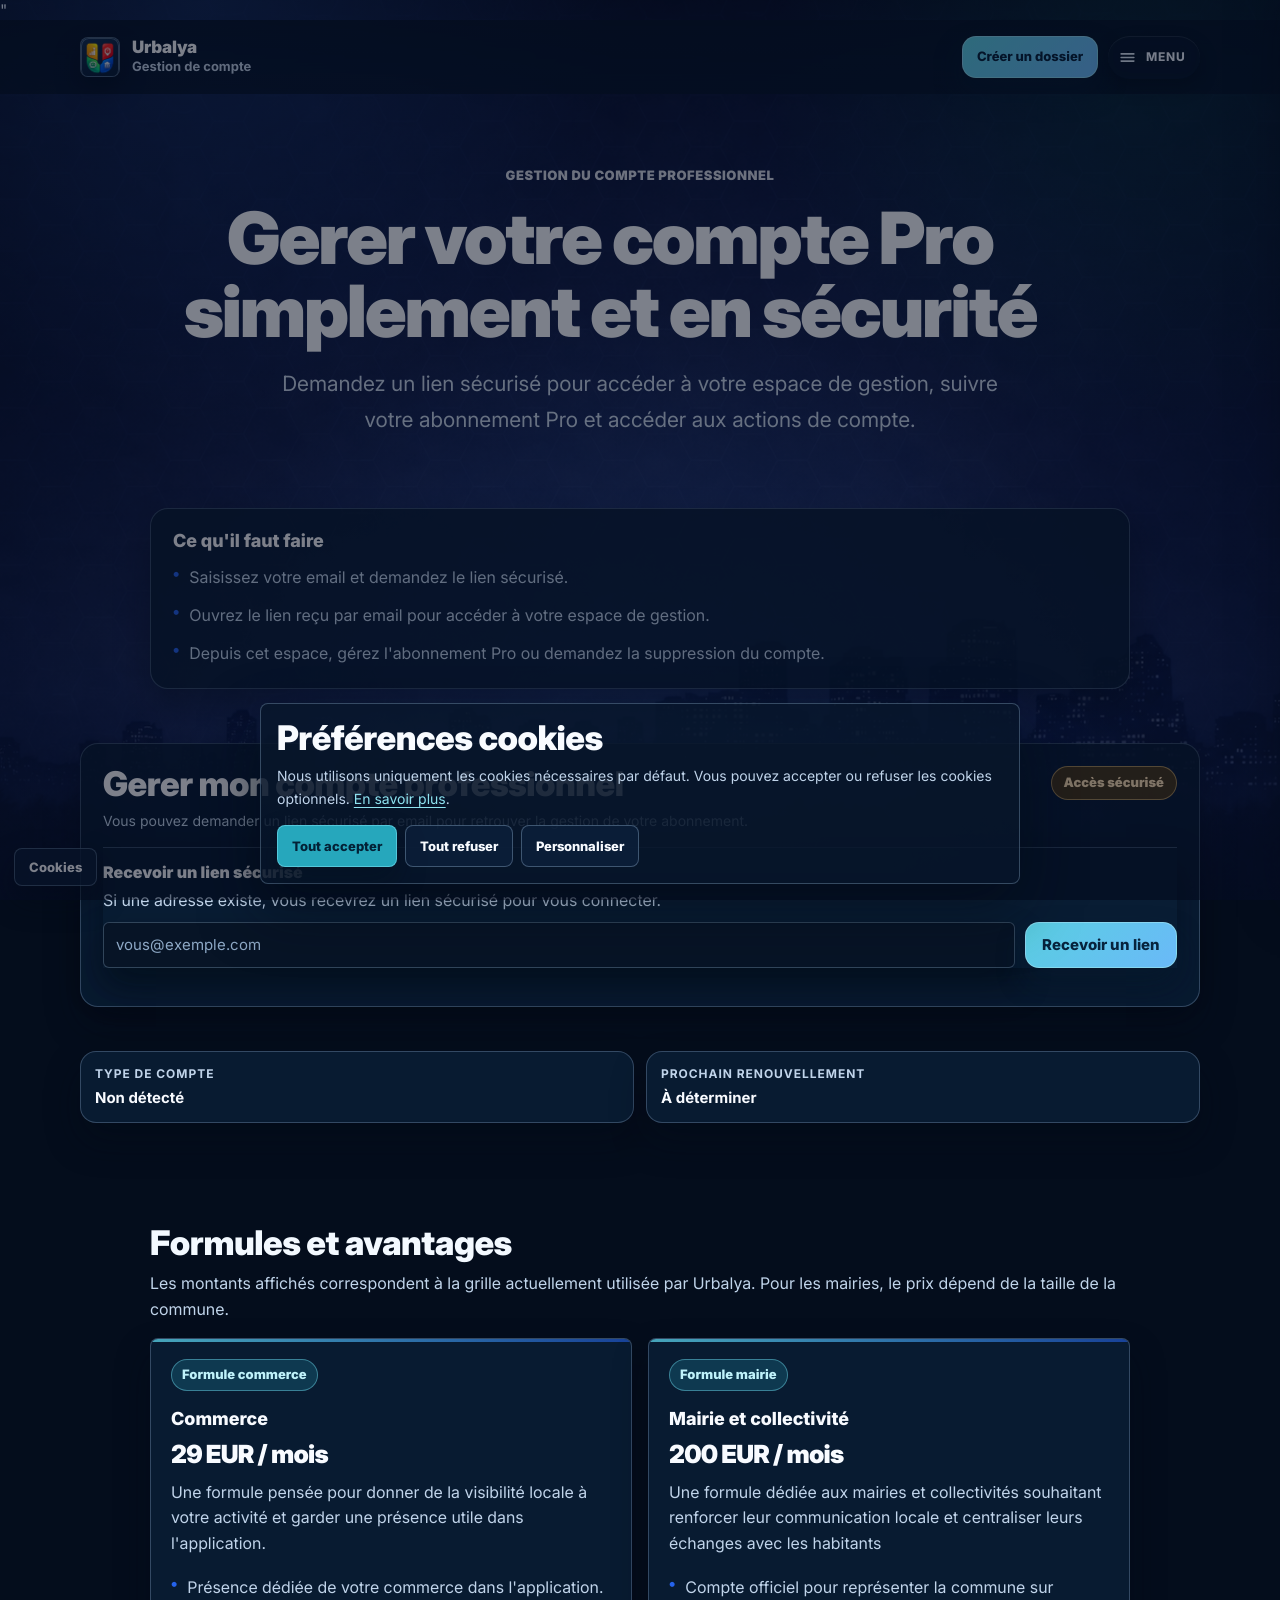
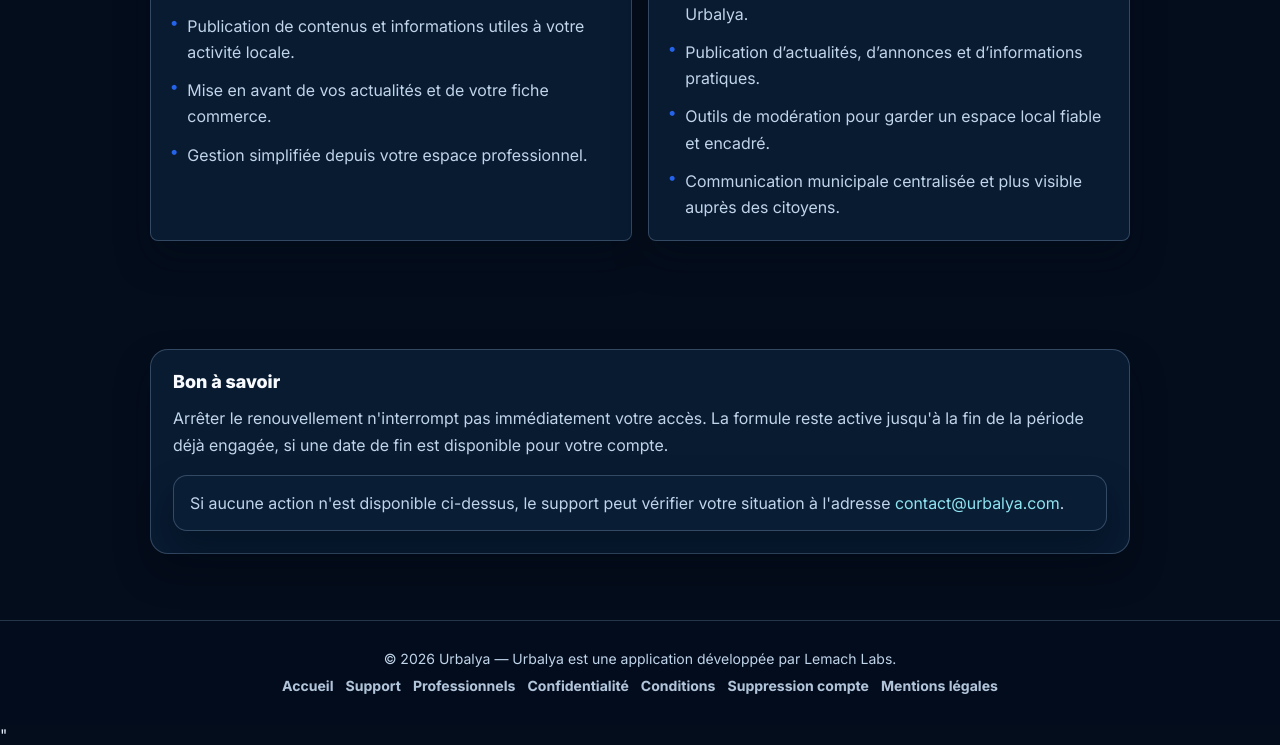
<file: billing.html>
<!doctype html>
<html lang="fr">
<head>
  <meta charset="utf-8" />
  <meta http-equiv="refresh" content="0; url=docs/billing.html" />
  <meta name="viewport" content="width=device-width,initial-scale=1" />
  <title>Redirection — Professionnels Urbalya</title>
  <script>
    window.location.replace(
      'docs/billing.html' + window.location.search + window.location.hash
    );
  </script>
</head>
<body>
  <p>Redirection vers la gestion de compte...</p>
  <p><a href="docs/billing.html">Continuer</a></p>
</body>
</html>
</file>
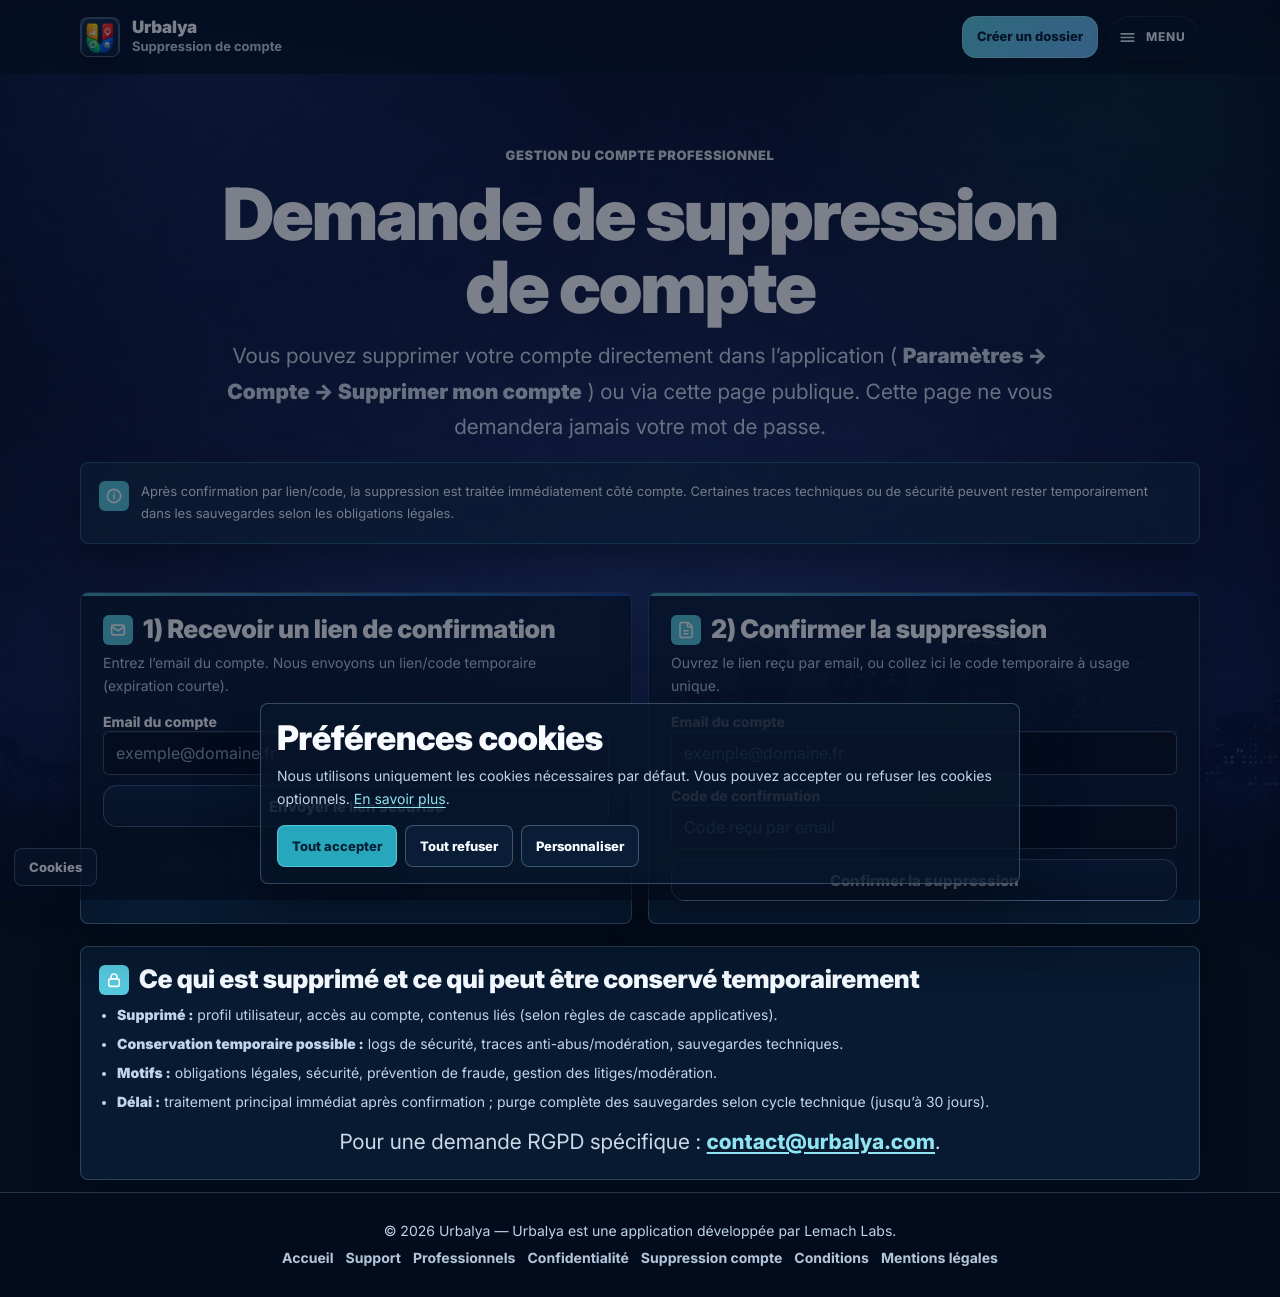
<file: delete-account.html>
<!doctype html>
<html lang="fr">
<head>
  <meta charset="utf-8" />
  <meta http-equiv="refresh" content="0; url=docs/delete-account.html" />
  <meta name="viewport" content="width=device-width,initial-scale=1" />
  <title>Redirection — Suppression de compte Urbalya</title>
  <script>
    window.location.replace('docs/delete-account.html');
  </script>
</head>
<body>
  <p>Redirection vers la page de suppression de compte…</p>
  <p><a href="docs/delete-account.html">Continuer</a></p>
</body>
</html>
</file>
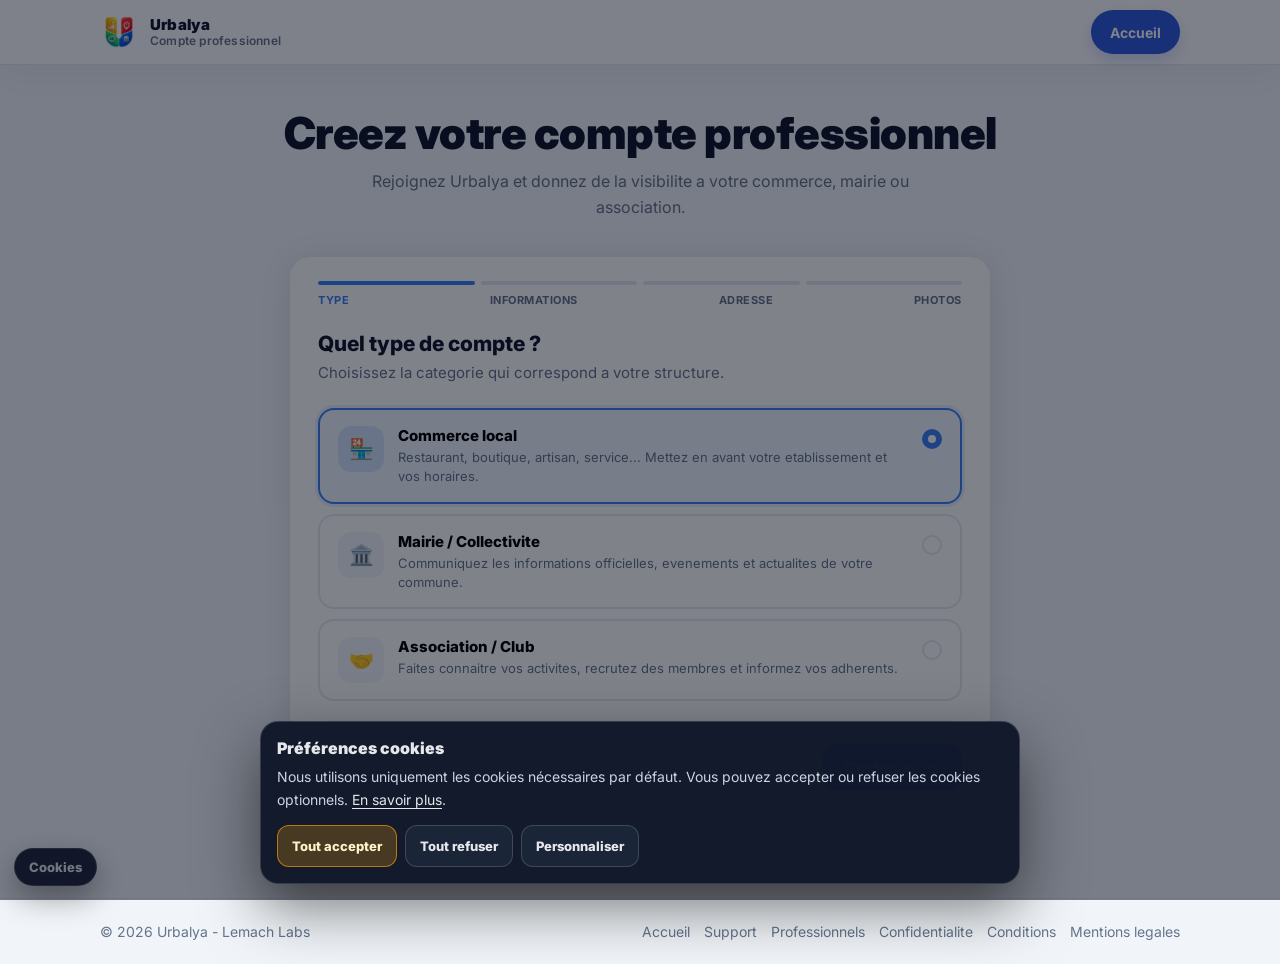
<file: professionnels.html>
<!doctype html>
<html lang="fr">
<head>
  <meta charset="utf-8" />
  <meta http-equiv="refresh" content="0; url=docs/professionnels/" />
  <meta name="viewport" content="width=device-width,initial-scale=1" />
  <title>Redirection — Professionnels Urbalya</title>
  <script>
    window.location.replace('docs/professionnels/' + window.location.search + window.location.hash);
  </script>
</head>
<body>
  <p>Redirection vers la page professionnels...</p>
  <p><a href="docs/professionnels/">Continuer</a></p>
</body>
</html>
</file>
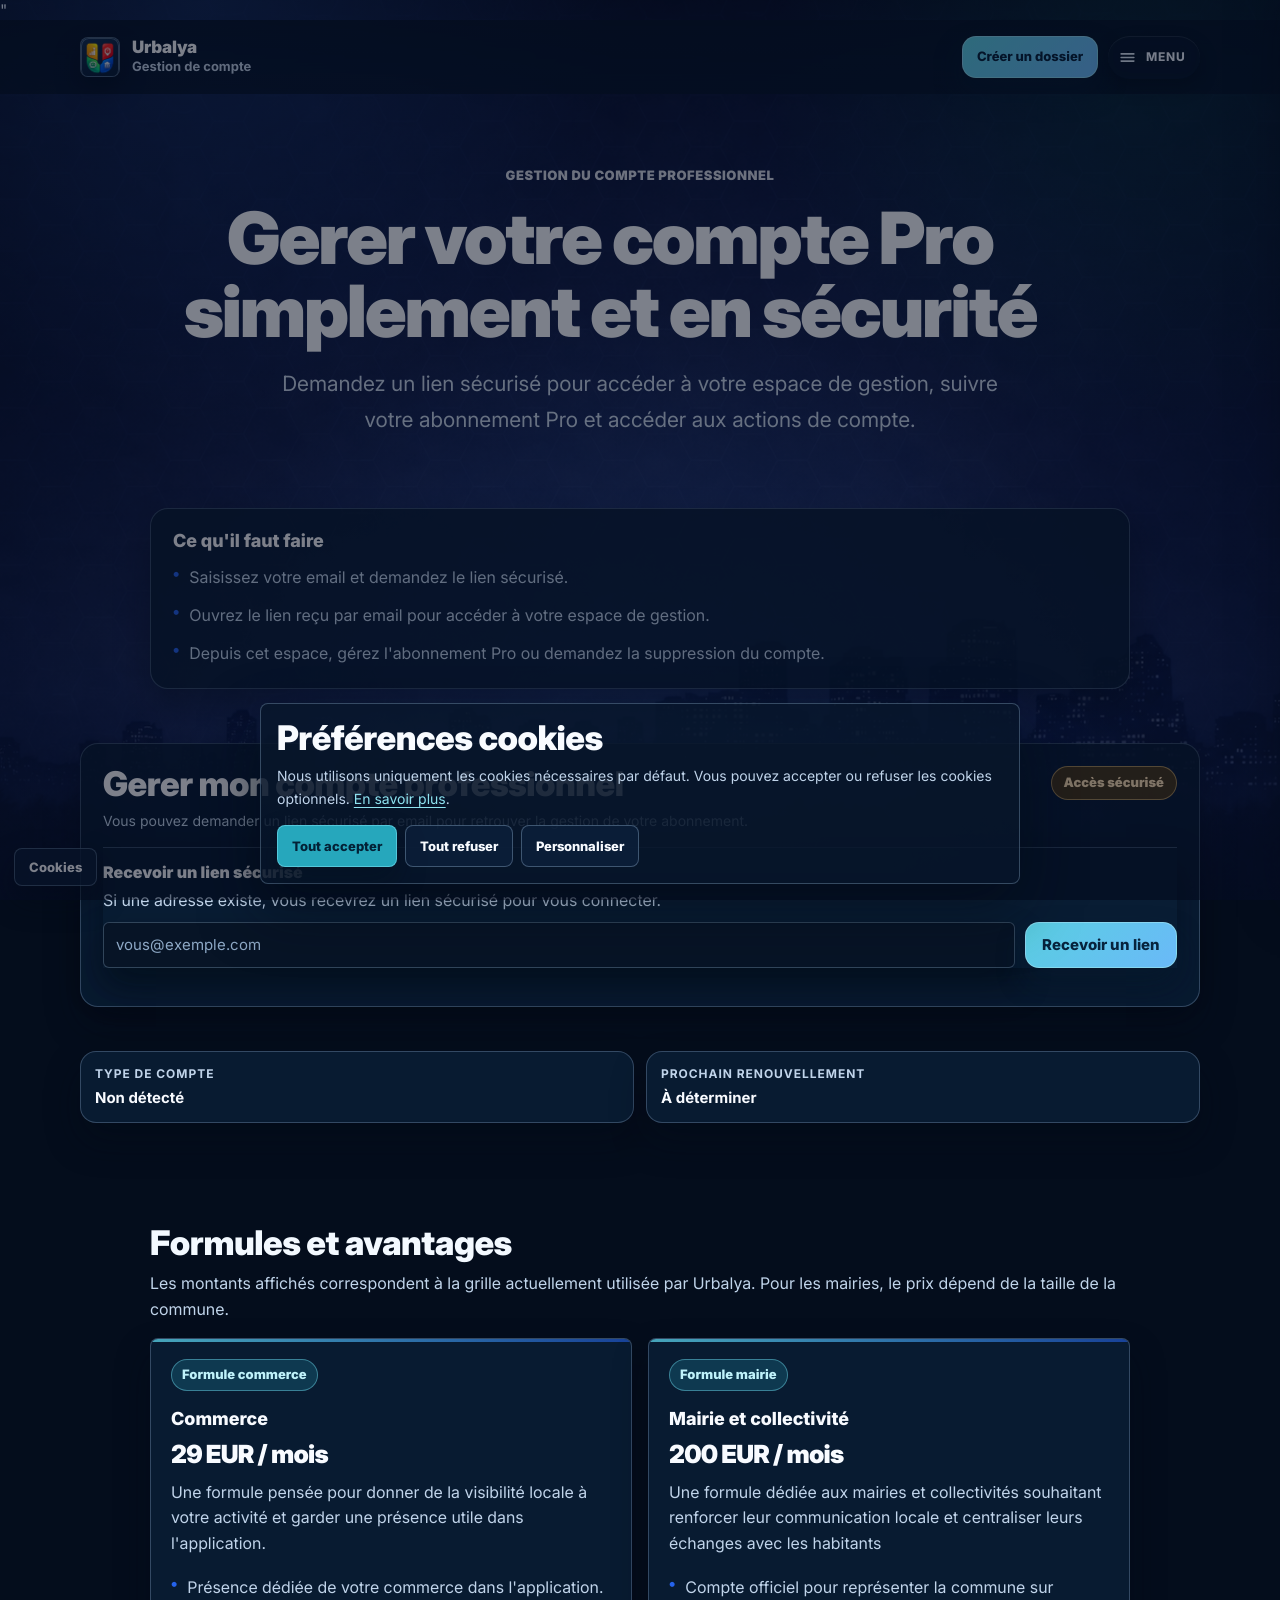
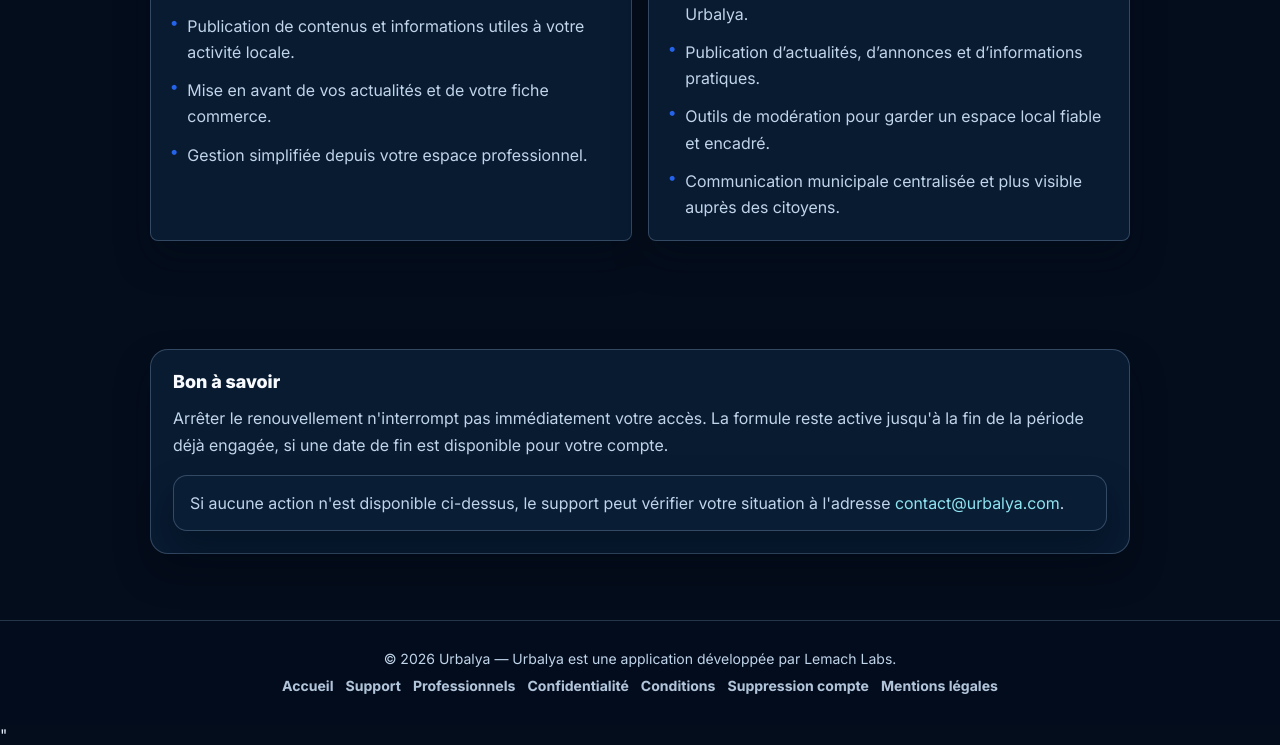
<file: docs/billing.html>
"<!doctype html>
<html lang="fr">
<head>
  <meta charset="utf-8" />
  <meta name="viewport" content="width=device-width,initial-scale=1,viewport-fit=cover" />
  <title>Gerer mon compte — Urbalya</title>
  <meta
    name="description"
    content="Page de gestion du compte professionnel Urbalya : recevoir un lien sécurisé, gérer l'abonnement Pro et accéder aux actions de suppression de compte."
  />
  <meta name="theme-color" content="#0b1220" />

  <link rel="icon" type="image/png" href="logo.png" />
  <link rel="apple-touch-icon" href="logo.png" />

  <link rel="preconnect" href="https://fonts.googleapis.com" />
  <link rel="preconnect" href="https://fonts.gstatic.com" crossorigin />
  <link
    href="https://fonts.googleapis.com/css2?family=Inter:wght@400;500;600;700;800;900&display=swap"
    rel="stylesheet"
  />
  <link rel="stylesheet" href="cookie-consent.css" />

  <style>
    :root{
      --bg:#F4F7FC;
      --panel:#FFFFFF;
      --panel-soft:#FFFFFF;
      --text:#0F172A;
      --muted:#475569;
      --line:rgba(15,23,42,.12);
      --line2:rgba(15,23,42,.20);

      --shadow: 0 16px 36px rgba(15,23,42,.08);
      --shadow2: 0 8px 20px rgba(15,23,42,.08);

      --radius: 18px;
      --radius2: 24px;

      --accent:#1D4ED8;
      --accentSoft: rgba(29,78,216,.10);
      --accent2:#0F766E;

      --ok:#10B981;
      --ok-soft: rgba(16, 185, 129, 0.16);
      --warn:#F59E0B;
      --warn-soft: rgba(245, 158, 11, 0.16);
      --danger:#EF4444;
      --danger-soft: rgba(239, 68, 68, 0.16);

      --container: 1120px;
      --tap: 44px;
      --navH: 64px;
      --focus: 0 0 0 4px rgba(59,130,246,.25);
    }

    *{box-sizing:border-box}
    html,body{height:100%}
    body{
      margin:0;
      font-family: Inter, system-ui, -apple-system, Segoe UI, Roboto, Helvetica, Arial, sans-serif;
      color:var(--text);
      background:
        radial-gradient(circle at 12% 0%, rgba(37,99,235,.12), transparent 30%),
        radial-gradient(circle at 88% 10%, rgba(15,118,110,.10), transparent 26%),
        linear-gradient(180deg, #F8FBFF 0%, #EEF3FA 100%);
      -webkit-font-smoothing: antialiased;
      -moz-osx-font-smoothing: grayscale;
      text-rendering: geometricPrecision;
    }

    a{color:inherit; text-decoration:none}
    img{max-width:100%; height:auto; display:block}
    button{font-family:inherit}
    strong{font-weight:800}

    .container{max-width: var(--container); margin:0 auto; padding:0 16px}
    @media (min-width: 720px){ .container{padding:0 20px} }

    .skip{
      position:absolute;
      left:12px;
      top:12px;
      padding:10px 12px;
      border-radius:12px;
      background: #FFFFFF;
      border:1px solid var(--line2);
      transform: translateY(-200%);
      transition: transform .15s ease;
      z-index: 9999;
    }
    .skip:focus{transform: translateY(0); outline:none; box-shadow: var(--focus)}
    :focus{outline:none}
    :focus-visible{box-shadow: var(--focus); border-radius: 12px}

    .ico{width:18px;height:18px; display:inline-block; flex:0 0 auto}
    .ico.sm{width:16px;height:16px}
    .ico.lg{width:20px;height:20px}
    .ico.xl{width:22px;height:22px}

    .nav{
      position:sticky; top:0; z-index:50;
      backdrop-filter: blur(10px);
      background: rgba(255,255,255,.86);
      border-bottom: 1px solid var(--line);
      padding-top: env(safe-area-inset-top);
    }
    .nav-inner{
      min-height: var(--navH);
      display:flex;
      align-items:center;
      justify-content:space-between;
      gap:12px;
    }

    .brand{
      display:flex;
      align-items:center;
      gap:12px;
      min-width: 0;
    }

    .logo{
      width:38px;
      height:38px;
      border-radius:12px;
      overflow:hidden;
      flex: 0 0 auto;
    }
    .logo-img{width:100%; height:100%; object-fit: cover}

    .brand-text{
      display:flex;
      flex-direction:column;
      line-height:1.05;
      min-width: 0;
    }
    .brand-text strong{
      font-weight:900;
      letter-spacing:.2px;
      font-size: 15px;
      white-space: nowrap;
      overflow:hidden;
      text-overflow: ellipsis;
    }
    .brand-text small{
      display:block;
      color:var(--muted);
      font-weight:600;
      letter-spacing:.2px;
      font-size: 12px;
      margin-top: 2px;
      white-space: nowrap;
      overflow:hidden;
      text-overflow: ellipsis;
    }

    .nav-actions{display:flex; align-items:center; gap:10px}

    .nav-toggle{
      width: var(--tap);
      height: var(--tap);
      border-radius: 14px;
      border:1px solid var(--line);
      background: #FFFFFF;
      display:inline-flex;
      align-items:center;
      justify-content:center;
      cursor:pointer;
      transition: transform .12s ease, background .12s ease, border-color .12s ease;
      color: var(--text);
    }
    .nav-toggle:hover{
      transform: translateY(-1px);
      background: #F8FAFC;
      border-color: rgba(15,23,42,.24);
    }

    .pill{
      display:inline-flex;
      align-items:center;
      justify-content:center;
      gap:8px;
      padding:10px 12px;
      border-radius:999px;
      border:1px solid var(--line);
      background: #FFFFFF;
      transition: transform .12s ease, background .12s ease, border-color .12s ease;
      color:var(--text);
      font-weight:900;
      font-size:14px;
      line-height: 1;
      white-space: nowrap;
      min-height: 38px;
    }
    .pill:hover{
      transform: translateY(-1px);
      background: #F8FAFC;
      border-color: rgba(15,23,42,.22);
    }
    .pill.primary{
      border: 1px solid rgba(29,78,216,.24);
      background: rgba(29,78,216,.96);
      color: #FFFFFF;
      box-shadow: 0 10px 20px rgba(29,78,216,.20);
    }
    .pill.danger,
    .pill.danger[aria-current="page"]{
      border: 1px solid rgba(239,68,68,.55);
      background: rgba(239,68,68,.92);
      color:#fff;
      box-shadow: 0 14px 30px rgba(239,68,68,.20);
    }
    .pill.danger:hover{
      background: rgba(220,38,38,.95);
      border-color: rgba(252,165,165,.65);
    }
    .pill[aria-current="page"]{
      background: #E2E8F0;
      border-color: #CBD5E1;
      color:#0F172A;
    }

    .store-link{
      width: clamp(220px, 50vw, 300px);
      padding: 0;
      overflow: hidden;
      border-radius: 12px;
      background: transparent !important;
      box-shadow: 0 6px 14px rgba(15,23,42,.12);
      min-height: auto;
    }
    .store-link:hover{
      background: rgba(248,250,252,.8) !important;
      border-color: rgba(15,23,42,.20) !important;
    }
    .store-badge{
      display: block;
      width: 100%;
      height: auto;
    }

    .backdrop{
      position:fixed;
      inset:0;
      background: rgba(15,23,42,.32);
      backdrop-filter: blur(6px);
      opacity:0;
      pointer-events:none;
      transition: opacity .18s ease;
      z-index: 80;
    }
    .drawer{
      position:fixed;
      top: env(safe-area-inset-top);
      right:0;
      width: min(92vw, 360px);
      height: calc(100vh - env(safe-area-inset-top));
      background: rgba(255,255,255,.98);
      border-left: 1px solid var(--line);
      box-shadow: 0 26px 50px rgba(15,23,42,.18);
      transform: translateX(110%);
      transition: transform .22s ease;
      z-index: 90;
      display:flex;
      flex-direction:column;
      padding: 14px;
      overflow-y: auto;
    }
    .drawer-head{
      display:flex;
      align-items:center;
      justify-content:space-between;
      gap:10px;
      padding: 8px 6px 12px;
      border-bottom: 1px solid var(--line);
    }
    .drawer-title{font-weight:900; letter-spacing:.2px}
    .drawer-close{
      width: var(--tap);
      height: var(--tap);
      border-radius: 14px;
      border:1px solid var(--line);
      background: #FFFFFF;
      display:inline-flex;
      align-items:center;
      justify-content:center;
      cursor:pointer;
      color: var(--text);
    }
    .drawer-nav{
      display:flex;
      flex-direction:column;
      gap:10px;
      padding: 14px 6px;
    }
    .drawer .pill{
      width:100%;
      justify-content:center;
      padding: 14px 12px;
      border-radius: 16px;
      font-size: 15px;
      min-height: 46px;
    }
    .drawer .store-link{
      display: block;
      width: 100%;
      max-width: none;
      min-height: auto;
      border-width: 0;
      box-shadow: none;
      margin: 0;
      align-self: stretch;
    }
    .drawer .store-badge{
      display: block;
      width: 100%;
      max-width: none;
      max-height: none;
      height: auto;
      margin: 0;
      object-fit: contain;
    }
    .drawer-foot{
      margin-top:auto;
      padding: 12px 6px 6px;
      border-top: 1px solid var(--line);
      color: var(--muted);
      font-size: 13px;
      line-height: 1.5;
      display:flex;
      flex-direction:column;
      gap:10px;
    }
    .drawer-foot .pill{
      width:100%;
      min-height: 46px;
    }

    .menu-open .backdrop{opacity:1; pointer-events:auto}
    .menu-open .drawer{transform: translateX(0)}

    main{padding-bottom: 22px}
    .hero{padding: 30px 0 16px}
    .hero-intro{
      max-width: 980px;
      margin: 0 auto 16px;
      text-align: center;
    }
    .page-kicker{
      margin:0;
      color:#1D4ED8;
      font-size:12px;
      font-weight:900;
      letter-spacing:.12em;
      text-transform:uppercase;
      display:block;
      width:100%;
      text-align:center;
    }
    .hero h1{
      margin:10px auto 0;
      font-size: clamp(30px, 5.6vw, 48px);
      line-height:1.04;
      letter-spacing: -0.01em;
      max-width: 920px;
    }
    .lead{
      margin:14px auto 0;
      color:#334155;
      font-size: clamp(16px, 2.1vw, 20px);
      line-height:1.58;
      max-width: 860px;
      text-align: center;
    }
    .hero-grid{display:grid; grid-template-columns: 1fr; gap: 18px}
    .hero-intro,
    .hero-grid,
    .section-head,
    .plans,
    .section .note-card{
      max-width: 980px;
      margin-left: auto;
      margin-right: auto;
    }
    .hero-grid .status-card{
      width: 100%;
    }
    @media (min-width: 980px){
      .hero{padding: 34px 0 18px}
    }

    .status-card,
    .plan-card,
    .note-card,
    .action-card{
      border-radius: 18px;
      border:1px solid var(--line);
      background: var(--panel-soft);
      box-shadow: var(--shadow);
    }

    .status-card,
    .note-card,
    .action-card{
      padding: 22px;
    }

    .status-head{
      display:flex;
      align-items:flex-start;
      justify-content:space-between;
      gap:14px;
      margin-bottom:14px;
    }
    .status-title{
      margin:0;
      font-size:20px;
      font-weight:900;
    }
    .status-subtitle{
      margin:6px 0 0;
      color:var(--muted);
      line-height:1.6;
      font-size:14px;
    }

    .status-pill{
      display:inline-flex;
      align-items:center;
      justify-content:center;
      padding:8px 12px;
      border-radius:999px;
      font-size:13px;
      font-weight:900;
      min-width:96px;
      border:1px solid transparent;
      white-space:nowrap;
    }
    .status-pill.active{
      color:#065F46;
      background: var(--ok-soft);
      border-color: rgba(16, 185, 129, 0.24);
    }
    .status-pill.warning{
      color:#92400E;
      background: var(--warn-soft);
      border-color: rgba(245, 158, 11, 0.24);
    }
    .status-pill.inactive{
      color:#991B1B;
      background: var(--danger-soft);
      border-color: rgba(239, 68, 68, 0.24);
    }

    .meta-grid{
      display:grid;
      gap:12px;
      margin-top:16px;
    }
    @media (min-width: 720px){
      .meta-grid{grid-template-columns: repeat(2, minmax(0, 1fr))}
    }
    .meta-item{
      padding:14px;
      border-radius:16px;
      border:1px solid var(--line);
      background: #F8FAFC;
    }
    .meta-label{
      display:block;
      color:var(--muted);
      font-size:12px;
      font-weight:700;
      text-transform:uppercase;
      letter-spacing:.08em;
      margin-bottom:6px;
    }
    .meta-value{
      display:block;
      color:var(--text);
      font-size:15px;
      font-weight:700;
      line-height:1.4;
    }

    .status-actions{
      margin-top:18px;
      padding:16px;
      border-radius:16px;
      border:1px solid #DBEAFE;
      background: #F8FBFF;
    }
    .status-actions p{
      margin:0;
      color:#334155;
      line-height:1.65;
    }
    .self-serve{
      margin-top:14px;
      padding-top:14px;
      border-top:1px solid var(--line);
    }
    .self-serve h4{
      margin:0;
      font-size:16px;
      font-weight:900;
      color:var(--text);
    }
    .self-serve p{
      margin-top:8px;
      margin-bottom:0;
    }
    .self-serve-form{
      display:flex;
      flex-wrap:wrap;
      gap:10px;
      margin-top:12px;
    }
    .self-serve-input{
      flex:1 1 260px;
      min-height:46px;
      border-radius:14px;
      border:1px solid var(--line2);
      background: #FFFFFF;
      color:var(--text);
      font-size:15px;
      padding:0 14px;
    }
    .self-serve-input::placeholder{
      color:#64748B;
    }
    .self-serve-input:focus{
      box-shadow: var(--focus);
      border-color: rgba(147, 197, 253, 0.5);
    }
    .self-serve-feedback{
      margin-top:10px;
      font-size:13px;
      line-height:1.6;
    }
    .self-serve-feedback.muted{color:var(--muted)}
    .self-serve-feedback.ok{color:#047857}
    .self-serve-feedback.error{color:#B91C1C}
    @media (max-width: 560px){
      .self-serve-form .btn{
        width:100%;
      }
    }

    .section{padding: 18px 0 28px}
    .section-head{margin-bottom:16px}
    .section-head h2{
      margin:0 0 8px;
      font-size:28px;
      font-weight:900;
    }
    .section-head p{
      margin:0;
      color:var(--muted);
      line-height:1.6;
    }

    .plans{
      display:grid;
      gap:16px;
    }
    @media (min-width: 860px){
      .plans{grid-template-columns: repeat(2, minmax(0, 1fr))}
    }

    .plan-card{
      padding:22px;
      position:relative;
      overflow:hidden;
    }
    .plan-card.current{
      border-color: rgba(59,130,246,.36);
      box-shadow: 0 16px 32px rgba(29,78,216,.14);
    }
    .plan-label{
      display:inline-flex;
      align-items:center;
      gap:8px;
      padding:8px 12px;
      border-radius:999px;
      background: #EFF6FF;
      border:1px solid var(--line);
      font-size:13px;
      font-weight:900;
      margin-bottom:18px;
    }
    .plan-card.current .plan-label{
      background: var(--accentSoft);
      color:#1D4ED8;
      border-color: rgba(59,130,246,.24);
    }
    .plan-title{
      margin:0 0 8px;
      font-size:24px;
      font-weight:900;
    }
    .plan-price{
      margin:0 0 10px;
      font-size:32px;
      font-weight:900;
      letter-spacing:-0.03em;
    }
    .plan-summary{
      margin:0 0 18px;
      color:var(--muted);
      line-height:1.6;
      min-height:52px;
    }

    .benefits{
      list-style:none;
      padding:0;
      margin:0;
      display:grid;
      gap:10px;
    }
    .benefits li{
      display:flex;
      align-items:flex-start;
      gap:10px;
      color:var(--text);
      line-height:1.55;
    }
    .benefits li::before{
      content:"•";
      color:#2563EB;
      font-weight:900;
      line-height:1.2;
    }

    .note-card p,
    .action-card p{
      margin:0;
      color:var(--muted);
      line-height:1.7;
    }
    .note-card h3,
    .action-card h3{
      margin:0 0 10px;
      font-size:20px;
      font-weight:900;
    }

    .action-row{
      display:flex;
      flex-wrap:wrap;
      gap:12px;
      margin-top:18px;
    }

    .btn{
      display:inline-flex;
      align-items:center;
      justify-content:center;
      gap:10px;
      padding: 12px 16px;
      border-radius: 14px;
      border:1px solid var(--line2);
      background: #FFFFFF;
      color:var(--text);
      font-weight:800;
      font-size:15px;
      transition: transform .12s ease, background .12s ease, border-color .12s ease;
      text-align:center;
      min-height: 46px;
    }
    .btn:hover{
      transform: translateY(-1px);
      background: #F8FAFC;
      border-color: rgba(255,255,255,.22);
    }
    .btn.primary{
      border: 1px solid rgba(59,130,246,.22);
      background: rgba(29,78,216,.96);
      color: #FFFFFF;
    }
    .btn.primary:hover{
      background: rgba(30,64,175,.98);
      border-color: rgba(147,197,253,.4);
    }
    .btn.danger{
      border: 1px solid rgba(239,68,68,.35);
      background: rgba(239,68,68,.92);
      color:#fff;
    }
    .btn.danger:hover{
      background: rgba(220,38,38,.95);
      border-color: rgba(252,165,165,.5);
    }

    .banner{
      margin-top:16px;
      padding:14px 16px;
      border-radius:14px;
      border:1px solid var(--line);
      background: #F8FAFC;
      color:var(--text);
      line-height:1.65;
    }
    .banner.ok{
      border-color: rgba(16, 185, 129, 0.24);
      background: var(--ok-soft);
    }
    .banner.warn{
      border-color: rgba(245, 158, 11, 0.24);
      background: var(--warn-soft);
    }
    .banner.muted{
      color:#334155;
    }

    footer{
      border-top: 1px solid var(--line);
      margin-top: 12px;
      padding: 22px 0 34px;
      color: var(--muted);
      background: #F8FAFC;
      font-size:14px;
    }
    .foot{
      display:flex;
      flex-direction:column;
      gap:12px;
    }
    @media (min-width: 860px){
      .foot{
        flex-direction:row;
        justify-content:space-between;
        align-items:center;
      }
    }
    .foot-links{
      display:flex;
      flex-wrap:wrap;
      gap:12px;
    }
    .foot a{
      color: var(--text);
      font-weight: 900;
      opacity: .92;
    }
    .foot a:hover{opacity:1}

    @media (prefers-reduced-motion: reduce){
      *{scroll-behavior:auto!important}
      .pill,.btn,.nav-toggle{transition:none !important}
    }
    /* Menu variant: list minimal (sans cartes) */
    .drawer{
      background: rgba(7,18,38,.92);
      backdrop-filter: blur(16px);
      color:#E6EEF8;
    }

    .drawer-title,
    .drawer-close{
      color:#E6EEF8;
    }

    .drawer-nav{
      gap:0;
      padding:12px 2px 8px;
    }

    .drawer .pill{
      position:relative;
      width:100%;
      justify-content:flex-start;
      gap:12px;
      padding:13px 4px;
      min-height:52px;
      border:0;
      border-radius:0;
      background:transparent !important;
      color:inherit;
      box-shadow:none;
      transform:none;
    }

    .drawer .pill::after{
      content:"";
      position:absolute;
      left:0;
      right:0;
      bottom:0;
      height:1px;
      background:linear-gradient(90deg, rgba(255,255,255,.14), rgba(255,255,255,.04));
      pointer-events:none;
    }

    .drawer .pill::before{
      content:"";
      position:absolute;
      left:-4px;
      top:50%;
      width:2px;
      height:0;
      border-radius:999px;
      background:linear-gradient(180deg,#7DD3FC,#38BDF8);
      transform:translateY(-50%);
      transition:height .18s ease, opacity .18s ease;
      opacity:0;
    }

    .drawer .pill:hover,
    .drawer .pill[aria-current="page"]{
      background:linear-gradient(90deg, rgba(56,189,248,.12), rgba(56,189,248,.03)) !important;
    }

    .drawer .pill:hover::before,
    .drawer .pill[aria-current="page"]::before{
      height:28px;
      opacity:1;
    }

    .drawer .pill[aria-current="page"]{
      color:#F2F8FF;
      border-color:transparent;
    }

    .drawer .pill .ico{
      width:18px;
      height:18px;
      padding:0;
      border:0;
      border-radius:0;
      background:transparent !important;
      box-shadow:none;
      opacity:.95;
      flex:0 0 18px;
      color:#BFD2E6;
    }

    .drawer .pill.primary,
    .drawer .pill.danger{
      color:inherit;
    }

    .drawer .pill.danger{
      color:#FF8D98;
    }

    .drawer-nav > .store-link:nth-last-child(2){
      margin-top:16px;
      position:relative;
    }

    .drawer-nav > .store-link:nth-last-child(2)::before{
      content:"App mobile";
      position:absolute;
      left:0;
      top:-10px;
      transform:translateY(-100%);
      font-size:11px;
      letter-spacing:.15em;
      text-transform:uppercase;
      color:#9FB3CC;
      font-weight:800;
      pointer-events:none;
    }

    .drawer .store-link{
      padding:0;
      margin-top:10px;
      border:1px solid rgba(255,255,255,.14);
      border-radius:12px;
      overflow:hidden;
      background:rgba(10,24,45,.55) !important;
      min-height:auto;
    }

    .drawer .store-link::before,
    .drawer .store-link::after{
      display:none;
    }

    .drawer .store-link .ico{
      display:none;
    }

    .drawer .store-link .store-badge{
      width:100%;
      display:block;
    }

    .drawer-foot{
      padding:10px 2px 0;
      gap:0;
      border-top:1px solid rgba(255,255,255,.12);
    }

    .drawer-foot .pill{
      min-height:52px;
    }

    .drawer-foot .pill.primary,
    .drawer-foot .pill.primary[href*="billing"],
    .drawer-foot .pill.primary[href^="mailto"]{
      background:transparent !important;
      color:inherit;
    }

    @media (max-width:640px){
      .drawer{
        width:min(94vw, 350px);
      }

      .drawer .pill{
        min-height:50px;
        padding:12px 3px;
      }
    }

</style>
  <link rel="stylesheet" href="site.css" />
</head>

<body>
  <a class="skip" href="#main">Aller au contenu principal</a>

    <svg width="0" height="0" style="position:absolute">
    <symbol id="i-menu" viewBox="0 0 24 24">
      <path d="M4 7.5h16M4 12h16M4 16.5h16" fill="none" stroke="currentColor" stroke-width="2.1" stroke-linecap="round" />
    </symbol>

    <symbol id="i-x" viewBox="0 0 24 24">
      <path d="M6 6l12 12M18 6 6 18" fill="none" stroke="currentColor" stroke-width="2.1" stroke-linecap="round" />
    </symbol>

    <symbol id="i-arrow-left" viewBox="0 0 24 24">
      <path d="M19 12H5" fill="none" stroke="currentColor" stroke-width="2.1" stroke-linecap="round" />
      <path d="m11 6-6 6 6 6" fill="none" stroke="currentColor" stroke-width="2.1" stroke-linecap="round" stroke-linejoin="round" />
    </symbol>

    <symbol id="i-arrow-right" viewBox="0 0 24 24">
      <path d="M5 12h14" fill="none" stroke="currentColor" stroke-width="2.1" stroke-linecap="round" />
      <path d="m13 6 6 6-6 6" fill="none" stroke="currentColor" stroke-width="2.1" stroke-linecap="round" stroke-linejoin="round" />
    </symbol>

    <symbol id="i-support" viewBox="0 0 24 24">
      <path d="M4 12a8 8 0 0 1 16 0" fill="none" stroke="currentColor" stroke-width="2.1" stroke-linecap="round" />
      <rect x="3" y="12" width="4.5" height="7" rx="2.2" fill="none" stroke="currentColor" stroke-width="2.1" />
      <rect x="16.5" y="12" width="4.5" height="7" rx="2.2" fill="none" stroke="currentColor" stroke-width="2.1" />
      <path d="M18.8 19.5A2.4 2.4 0 0 1 16.6 21H12" fill="none" stroke="currentColor" stroke-width="2.1" stroke-linecap="round" />
    </symbol>

    <symbol id="i-home" viewBox="0 0 24 24">
      <path d="M3.8 10.6 12 4l8.2 6.6" fill="none" stroke="currentColor" stroke-width="2.1" stroke-linecap="round" stroke-linejoin="round"/>
      <path d="M6.5 9.8V20h11V9.8" fill="none" stroke="currentColor" stroke-width="2.1" stroke-linejoin="round"/>
      <path d="M10 20v-5h4v5" fill="none" stroke="currentColor" stroke-width="2.1" stroke-linejoin="round"/>
    </symbol>

    <symbol id="i-lock" viewBox="0 0 24 24">
      <rect x="5" y="10.5" width="14" height="10" rx="2.4" fill="none" stroke="currentColor" stroke-width="2.1" />
      <path d="M8 10.5V8a4 4 0 1 1 8 0v2.5" fill="none" stroke="currentColor" stroke-width="2.1" stroke-linecap="round" />
    </symbol>

    <symbol id="i-file" viewBox="0 0 24 24">
      <path d="M6 22a2 2 0 0 1-2-2V4a2 2 0 0 1 2-2h8a2.4 2.4 0 0 1 1.7.7L19.3 6.3A2.4 2.4 0 0 1 20 8v12a2 2 0 0 1-2 2Z" fill="none" stroke="currentColor" stroke-width="2.1" stroke-linejoin="round" />
      <path d="M14 2v5a1 1 0 0 0 1 1h5" fill="none" stroke="currentColor" stroke-width="2.1" stroke-linejoin="round" />
      <path d="M9.5 13h5M9.5 17h5" fill="none" stroke="currentColor" stroke-width="2.1" stroke-linecap="round" />
    </symbol>

    <symbol id="i-mail" viewBox="0 0 24 24">
      <rect x="3.5" y="5.5" width="17" height="13" rx="2.2" fill="none" stroke="currentColor" stroke-width="2.1" />
      <path d="m4.5 8 7.5 5.2L19.5 8" fill="none" stroke="currentColor" stroke-width="2.1" stroke-linejoin="round" />
    </symbol>

    <symbol id="i-life" viewBox="0 0 24 24">
      <path d="M4 12h3.3l1.9-3.4L12 16l2.2-4h5.8" fill="none" stroke="currentColor" stroke-width="2.1" stroke-linecap="round" stroke-linejoin="round" />
      <circle cx="12" cy="12" r="8.8" fill="none" stroke="currentColor" stroke-width="2.1" />
    </symbol>

    <symbol id="i-map" viewBox="0 0 24 24">
      <path d="M9 4 3.8 6.2v13.6L9 17.6l6 2.4 5.2-2.2V4.2L15 6.4Z" fill="none" stroke="currentColor" stroke-width="2.1" stroke-linejoin="round" />
      <path d="M9 4v13.6M15 6.4V20" fill="none" stroke="currentColor" stroke-width="2.1" stroke-linecap="round" />
    </symbol>

    <symbol id="i-bell" viewBox="0 0 24 24">
      <path d="M6.8 16h10.4" fill="none" stroke="currentColor" stroke-width="2.1" stroke-linecap="round" />
      <path d="M8.2 16V10a3.8 3.8 0 1 1 7.6 0v6" fill="none" stroke="currentColor" stroke-width="2.1" stroke-linejoin="round" />
      <path d="M10.4 18a1.8 1.8 0 0 0 3.2 0" fill="none" stroke="currentColor" stroke-width="2.1" stroke-linecap="round" />
    </symbol>

    <symbol id="i-building" viewBox="0 0 24 24">
      <rect x="4.5" y="3.5" width="15" height="17" rx="2.2" fill="none" stroke="currentColor" stroke-width="2.1" />
      <path d="M8 8h1.4M8 11.6h1.4M8 15.2h1.4M14.6 8H16M14.6 11.6H16M14.6 15.2H16M11.3 20.5v-3h1.4v3" fill="none" stroke="currentColor" stroke-width="2.1" stroke-linecap="round" />
    </symbol>

    <symbol id="i-camera" viewBox="0 0 24 24">
      <path d="M4.5 8h3.8l1.6-2h4.2l1.6 2h3.8a1.9 1.9 0 0 1 1.9 1.9V18a1.9 1.9 0 0 1-1.9 1.9H4.5A1.9 1.9 0 0 1 2.6 18V9.9A1.9 1.9 0 0 1 4.5 8Z" fill="none" stroke="currentColor" stroke-width="2.1" stroke-linejoin="round" />
      <circle cx="12" cy="13.2" r="3.2" fill="none" stroke="currentColor" stroke-width="2.1" />
    </symbol>

    <symbol id="i-users" viewBox="0 0 24 24">
      <circle cx="9" cy="7.2" r="3" fill="none" stroke="currentColor" stroke-width="2.1" />
      <path d="M3.8 20v-1.2A4.2 4.2 0 0 1 8 14.6h2a4.2 4.2 0 0 1 4.2 4.2V20" fill="none" stroke="currentColor" stroke-width="2.1" stroke-linejoin="round" />
      <path d="M16 4.6a2.8 2.8 0 0 1 0 5.4M20.2 20v-1a3.7 3.7 0 0 0-3-3.6" fill="none" stroke="currentColor" stroke-width="2.1" stroke-linecap="round" />
    </symbol>

    <symbol id="i-shield" viewBox="0 0 24 24">
      <path d="M12 2.8 20 6.6v5.3c0 5.1-3.5 9.2-8 10.3-4.5-1.1-8-5.2-8-10.3V6.6Z" fill="none" stroke="currentColor" stroke-width="2.1" stroke-linejoin="round" />
      <path d="m9 12.3 2.1 2.2 4-4.3" fill="none" stroke="currentColor" stroke-width="2.1" stroke-linecap="round" stroke-linejoin="round" />
    </symbol>

    <symbol id="i-check" viewBox="0 0 24 24">
      <path d="m20 7.5-10 10-5-5" fill="none" stroke="currentColor" stroke-width="2.2" stroke-linecap="round" stroke-linejoin="round" />
    </symbol>

    <symbol id="i-news-premium" viewBox="0 0 24 24">
      <rect x="3" y="4" width="18" height="16" rx="3" fill="none" stroke="currentColor" stroke-width="2" />
      <rect x="6.5" y="7" width="4.8" height="4.2" rx="1" fill="none" stroke="currentColor" stroke-width="2" />
      <path d="M13.6 8.1H18" fill="none" stroke="currentColor" stroke-width="2" stroke-linecap="round" />
      <path d="M13.6 10.6H18" fill="none" stroke="currentColor" stroke-width="2" stroke-linecap="round" />
      <path d="M6.5 14.5H18" fill="none" stroke="currentColor" stroke-width="2" stroke-linecap="round" />
      <path d="M6.5 17.1H14.8" fill="none" stroke="currentColor" stroke-width="2" stroke-linecap="round" />
    </symbol>

    <symbol id="i-signal-premium" viewBox="0 0 24 24">
      <path d="M12 21.25s-6.8-4.4-6.8-10.5a6.8 6.8 0 0 1 13.6 0c0 6.1-6.8 10.5-6.8 10.5Z" fill="none" stroke="currentColor" stroke-width="2" stroke-linejoin="round" />
      <path d="M12 8.25v3.6" fill="none" stroke="currentColor" stroke-width="2.2" stroke-linecap="round" />
      <circle cx="12" cy="14.4" r="1.1" fill="currentColor" />
    </symbol>

    <symbol id="i-ranking-premium" viewBox="0 0 24 24">
      <path d="M8 4.5h8v2.7a4 4 0 1 1-8 0V4.5Z" fill="none" stroke="currentColor" stroke-width="2" stroke-linejoin="round" />
      <path d="M8 7.3H5.5a2.5 2.5 0 0 0 2.5 2.5" fill="none" stroke="currentColor" stroke-width="2" stroke-linecap="round" />
      <path d="M16 7.3h2.5a2.5 2.5 0 0 1-2.5 2.5" fill="none" stroke="currentColor" stroke-width="2" stroke-linecap="round" />
      <path d="M12 11.2v5.1" fill="none" stroke="currentColor" stroke-width="2" stroke-linecap="round" />
      <path d="M9.2 20h5.6" fill="none" stroke="currentColor" stroke-width="2" stroke-linecap="round" />
      <path d="M10.2 14.6h3.6" fill="none" stroke="currentColor" stroke-width="2" stroke-linecap="round" />
    </symbol>

    <symbol id="i-alert" viewBox="0 0 24 24">
      <path d="M12 3.5 21 19.5H3L12 3.5Z" fill="none" stroke="currentColor" stroke-width="2.1" stroke-linejoin="round"/>
      <path d="M12 9.2v4.8" fill="none" stroke="currentColor" stroke-width="2.1" stroke-linecap="round"/>
      <circle cx="12" cy="17" r="1.1" fill="currentColor"/>
    </symbol>

    <symbol id="i-ban" viewBox="0 0 24 24">
      <circle cx="12" cy="12" r="8.8" fill="none" stroke="currentColor" stroke-width="2.1"/>
      <path d="M7.8 7.8 16.2 16.2" fill="none" stroke="currentColor" stroke-width="2.1" stroke-linecap="round"/>
    </symbol>

    <symbol id="i-book" viewBox="0 0 24 24">
      <path d="M5.5 4.5h5.8a2.2 2.2 0 0 1 2.2 2.2V20a2.2 2.2 0 0 0-2.2-2.2H5.5Z" fill="none" stroke="currentColor" stroke-width="2.1" stroke-linejoin="round"/>
      <path d="M18.5 4.5h-5.8a2.2 2.2 0 0 0-2.2 2.2" fill="none" stroke="currentColor" stroke-width="2.1" stroke-linecap="round"/>
      <path d="M18.5 4.5V20h-5.8a2.2 2.2 0 0 0-2.2 2.2" fill="none" stroke="currentColor" stroke-width="2.1" stroke-linejoin="round"/>
    </symbol>

    <symbol id="i-image" viewBox="0 0 24 24">
      <rect x="3.5" y="4.5" width="17" height="15" rx="2.2" fill="none" stroke="currentColor" stroke-width="2.1"/>
      <circle cx="9" cy="9" r="1.8" fill="none" stroke="currentColor" stroke-width="2.1"/>
      <path d="m5.8 17 4.8-5 3.3 3 2.7-2.8 2.6 4.8" fill="none" stroke="currentColor" stroke-width="2.1" stroke-linecap="round" stroke-linejoin="round"/>
    </symbol>

    <symbol id="i-link" viewBox="0 0 24 24">
      <path d="M9.2 14.8 7.4 16.6a3.5 3.5 0 1 1-4.9-4.9l1.8-1.8" fill="none" stroke="currentColor" stroke-width="2.1" stroke-linecap="round"/>
      <path d="m14.8 9.2 1.8-1.8a3.5 3.5 0 1 1 4.9 4.9l-1.8 1.8" fill="none" stroke="currentColor" stroke-width="2.1" stroke-linecap="round"/>
      <path d="m8.8 15.2 6.4-6.4" fill="none" stroke="currentColor" stroke-width="2.1" stroke-linecap="round"/>
    </symbol>

    <symbol id="i-pause" viewBox="0 0 24 24">
      <rect x="7" y="5.5" width="3.8" height="13" rx="1.5" fill="none" stroke="currentColor" stroke-width="2.1"/>
      <rect x="13.2" y="5.5" width="3.8" height="13" rx="1.5" fill="none" stroke="currentColor" stroke-width="2.1"/>
    </symbol>

    <symbol id="i-refresh" viewBox="0 0 24 24">
      <path d="M19.2 9.2A8.2 8.2 0 1 0 20 12" fill="none" stroke="currentColor" stroke-width="2.1" stroke-linecap="round"/>
      <path d="M20 4.5v5.5h-5.5" fill="none" stroke="currentColor" stroke-width="2.1" stroke-linecap="round" stroke-linejoin="round"/>
    </symbol>

    <symbol id="i-clock" viewBox="0 0 24 24">
      <circle cx="12" cy="12" r="8.8" fill="none" stroke="currentColor" stroke-width="2.1"/>
      <path d="M12 7.5v4.9l3.5 2" fill="none" stroke="currentColor" stroke-width="2.1" stroke-linecap="round" stroke-linejoin="round"/>
    </symbol>

    <symbol id="i-target" viewBox="0 0 24 24">
      <circle cx="12" cy="12" r="8.8" fill="none" stroke="currentColor" stroke-width="2.1"/>
      <circle cx="12" cy="12" r="4.8" fill="none" stroke="currentColor" stroke-width="2.1"/>
      <circle cx="12" cy="12" r="1.6" fill="currentColor"/>
    </symbol>

    <symbol id="i-hand" viewBox="0 0 24 24">
      <path d="M6.8 12v-1.2a1.8 1.8 0 0 1 3.6 0V12" fill="none" stroke="currentColor" stroke-width="2.1" stroke-linecap="round"/>
      <path d="M10.4 12V9.7a1.8 1.8 0 0 1 3.6 0V12" fill="none" stroke="currentColor" stroke-width="2.1" stroke-linecap="round"/>
      <path d="M14 12v-1a1.8 1.8 0 0 1 3.6 0v4.1c0 3.1-2.1 5.9-5.9 5.9H9c-2.1 0-3.4-1-4.4-3l-.9-1.9" fill="none" stroke="currentColor" stroke-width="2.1" stroke-linecap="round" stroke-linejoin="round"/>
    </symbol>

    <symbol id="i-baby" viewBox="0 0 24 24">
      <circle cx="12" cy="10" r="4.1" fill="none" stroke="currentColor" stroke-width="2.1"/>
      <path d="M6.2 21c1.1-3 3.3-4.9 5.8-4.9s4.7 1.9 5.8 4.9" fill="none" stroke="currentColor" stroke-width="2.1" stroke-linecap="round"/>
      <circle cx="10.4" cy="9.6" r=".7" fill="currentColor"/>
      <circle cx="13.6" cy="9.6" r=".7" fill="currentColor"/>
    </symbol>

    <symbol id="i-bug" viewBox="0 0 24 24">
      <path d="M8.8 9.5a3.2 3.2 0 0 1 6.4 0v4.2a4 4 0 0 1-8 0V9.5Z" fill="none" stroke="currentColor" stroke-width="2.1" stroke-linejoin="round"/>
      <path d="M12 6.2V4.4M8.2 10.2H5.3M18.7 10.2h-2.9M8.2 14H5.3M18.7 14h-2.9M10 19.6l-2 2M14 19.6l2 2" fill="none" stroke="currentColor" stroke-width="2.1" stroke-linecap="round"/>
    </symbol>

    <symbol id="i-flag" viewBox="0 0 24 24">
      <path d="M6 21V3.8" fill="none" stroke="currentColor" stroke-width="2.1" stroke-linecap="round"/>
      <path d="M6 5h12l-2 3.4L18 12H6" fill="none" stroke="currentColor" stroke-width="2.1" stroke-linejoin="round"/>
    </symbol>

    <symbol id="i-search" viewBox="0 0 24 24">
      <circle cx="10.8" cy="10.8" r="6.8" fill="none" stroke="currentColor" stroke-width="2.1"/>
      <path d="m19.2 19.2-3.6-3.6" fill="none" stroke="currentColor" stroke-width="2.1" stroke-linecap="round"/>
    </symbol>

    <symbol id="i-chevron" viewBox="0 0 24 24">
      <path d="m9 6 6 6-6 6" fill="none" stroke="currentColor" stroke-width="2.1" stroke-linecap="round" stroke-linejoin="round"/>
    </symbol>

    <symbol id="i-info" viewBox="0 0 24 24">
      <circle cx="12" cy="12" r="8.8" fill="none" stroke="currentColor" stroke-width="2.1"/>
      <path d="M12 10.4v5.1" fill="none" stroke="currentColor" stroke-width="2.1" stroke-linecap="round"/>
      <circle cx="12" cy="7.4" r="1" fill="currentColor"/>
    </symbol>

    <symbol id="i-stack" viewBox="0 0 24 24">
      <path d="m12 3.5 8.8 4.7L12 13 3.2 8.2 12 3.5Z" fill="none" stroke="currentColor" stroke-width="2.1" stroke-linejoin="round"/>
      <path d="m3.2 12.1 8.8 4.7 8.8-4.7" fill="none" stroke="currentColor" stroke-width="2.1" stroke-linejoin="round"/>
      <path d="m3.2 16.2 8.8 4.7 8.8-4.7" fill="none" stroke="currentColor" stroke-width="2.1" stroke-linejoin="round"/>
    </symbol>





    <symbol id="i-apple" viewBox="0 0 24 24">
      <path d="M16.45 13.15c0 2.75 2.22 3.62 2.22 3.62s-1.58 4.49-3.78 4.49c-1.06 0-1.98-.65-3.19-.65-1.21 0-2.2.65-3.18.65-2.04 0-4.12-4.09-4.12-7.44 0-2.99 1.9-4.63 3.8-4.63 1 0 2.01.77 3.2.77s2.11-.77 3.48-.77c.46 0 2.2.09 3.21 1.67-2.72 1.48-1.63 4.91 1.56 4.91Z" fill="currentColor"/>
      <path d="M14.66 2.83c-.57.79-1.55 1.37-2.45 1.31-.11-.96.35-1.93.87-2.63.61-.77 1.66-1.35 2.55-1.43.08.96-.27 1.93-.97 2.75Z" fill="currentColor"/>
    </symbol>
  </svg>


  <header class="nav" role="banner">
    <div class="container nav-inner">
      <a class="brand" href="index.html" aria-label="Aller à l'accueil Urbalya">
        <span class="logo" aria-hidden="true">
          <img class="logo-img" src="logo.png" alt="Urbalya" />
        </span>
        <span class="brand-text">
          <strong>Urbalya</strong>
          <small>Gestion de compte</small>
        </span>
      </a>

      <div class="nav-actions">
        <a class="pill primary header-create-btn" href="professionnels/#pro-signup-section">Créer un dossier</a>
        <button
          class="nav-toggle"
          type="button"
          aria-label="Ouvrir le menu"
          aria-controls="drawer"
          aria-expanded="false"
          id="menuBtn"
        >
          <svg class="ico xl" aria-hidden="true"><use href="#i-menu"></use></svg>
        </button>
      </div>
    </div>
  </header>

  <div class="backdrop" id="backdrop" aria-hidden="true"></div>
  <aside class="drawer" id="drawer" role="dialog" aria-modal="true" aria-label="Menu">
    <div class="drawer-head">
      <div class="drawer-title">Navigation</div>
      <button class="drawer-close" type="button" aria-label="Fermer le menu" id="closeBtn">
        <svg class="ico xl" aria-hidden="true"><use href="#i-x"></use></svg>
      </button>
    </div>

    <nav class="drawer-nav" aria-label="Navigation mobile">
      <a class="pill" href="index.html">
        <svg class="ico" aria-hidden="true"><use href="#i-home"></use></svg>
        Accueil
      </a>
      <a class="pill" href="professionnels/">
        <svg class="ico" aria-hidden="true"><use href="#i-building"></use></svg>
        Compte Pro
      </a>
      <a class="pill" href="support.html">
        <svg class="ico" aria-hidden="true"><use href="#i-support"></use></svg>
        Support
      </a>
      <a class="pill" href="privacy.html">
        <svg class="ico" aria-hidden="true"><use href="#i-lock"></use></svg>
        Confidentialité
      </a>
      <a class="pill" href="terms.html">
        <svg class="ico" aria-hidden="true"><use href="#i-file"></use></svg>
        Conditions
      </a>
      <a class="pill" href="mentions-legales.html">
        <svg class="ico" aria-hidden="true"><use href="#i-building"></use></svg>
        Mentions légales
      </a>
      <a class="pill primary store-link" href="https://apps.apple.com/app/urbalya/id6754794588" rel="noopener noreferrer" aria-label="Ouvrir l'App Store">
        <img class="store-badge" src="apple.png" alt="Télécharger sur l'App Store" loading="lazy" decoding="async" />
      </a>
      <a class="pill primary store-link" href="https://play.google.com/store/apps/details?id=com.urbalya.app&pcampaignid=web_share" rel="noopener noreferrer" aria-label="Ouvrir Google Play">
        <img class="store-badge" src="google.png" alt="Disponible sur Google Play" loading="lazy" decoding="async" />
      </a>
    </nav>

    <div class="drawer-foot">
      <a class="pill primary" href="billing.html" aria-current="page">
        <svg class="ico" aria-hidden="true"><use href="#i-lock"></use></svg>
        Gerer mon compte
      </a>
      <a class="pill danger" href="delete-account.html">
        <svg class="ico" aria-hidden="true"><use href="#i-file"></use></svg>
        Supprimer mon compte
      </a>
      <a class="pill primary" href="mailto:contact@urbalya.com?subject=Support%20abonnement%20Urbalya">
        <svg class="ico" aria-hidden="true"><use href="#i-mail"></use></svg>
        Contactez-nous
      </a>
    </div>
  </aside>

  <main class="container" role="main" id="main">
    <section class="hero" aria-label="Gestion de l'abonnement">
      <div class="hero-intro">
        <p class="page-kicker">Gestion du compte professionnel</p>
        <h1>Gerer votre compte Pro simplement et en sécurité</h1>
        <p class="lead">
          Demandez un lien sécurisé pour accéder à votre espace de gestion, suivre votre abonnement Pro et accéder aux actions de compte.
        </p>
      </div>
      <section class="section" aria-label="Étapes de gestion du compte">
        <div class="note-card">
          <h3>Ce qu'il faut faire</h3>
          <ul class="benefits">
            <li>Saisissez votre email et demandez le lien sécurisé.</li>
            <li>Ouvrez le lien reçu par email pour accéder à votre espace de gestion.</li>
            <li>Depuis cet espace, gérez l'abonnement Pro ou demandez la suppression du compte.</li>
          </ul>
        </div>
      </section>
      <div class="hero-grid">
        <div class="status-card" aria-live="polite">
          <div class="status-head">
            <div>
              <h2 class="status-title" id="statusTitle">Gerer mon compte professionnel</h2>
              <p class="status-subtitle" id="statusText">
                Chargement des informations de votre abonnement...
              </p>
            </div>
            <span class="status-pill warning" id="statusPill">Chargement</span>
          </div>
            <div class="self-serve" id="selfServeBlock" hidden>
              <h4>Recevoir un lien sécurisé</h4>
              <p>
                Si une adresse existe, vous recevrez un lien sécurisé pour vous connecter.
              </p>
              <form class="self-serve-form" id="selfServeForm" novalidate>
                <input
                  id="selfServeEmail"
                  class="self-serve-input"
                  type="email"
                  inputmode="email"
                  autocomplete="email"
                  placeholder="vous@exemple.com"
                  required
                />
                <button class="btn primary" id="selfServeSubmit" type="submit">
                  Recevoir un lien
                </button>
              </form>
              <p class="self-serve-feedback muted" id="selfServeFeedback" role="status" aria-live="polite"></p>
            </div>
          </div>

          <div class="meta-grid">
            <div class="meta-item">
              <span class="meta-label">Type de compte</span>
              <span class="meta-value" id="accountValue">Compte pro</span>
            </div>
            <div class="meta-item">
              <span class="meta-label">Prochain renouvellement</span>
              <span class="meta-value" id="nextRenewalValue">Indisponible</span>
            </div>
          </div>
        </div>
      </div>
    </section>

    <section class="section" aria-label="Formules">
      <div class="section-head">
        <h2>Formules et avantages</h2>
        <p>
          Les montants affichés correspondent à la grille actuellement utilisée par Urbalya.
          Pour les mairies, le prix dépend de la taille de la commune.
        </p>
      </div>

      <div class="plans">
        <article class="plan-card" id="merchantCard">
          <div class="plan-label" id="merchantLabel">Formule commerce</div>
          <h3 class="plan-title">Commerce</h3>
          <p class="plan-price" id="merchantPrice">29 EUR / mois</p>
          <p class="plan-summary">
            Une formule pensée pour donner de la visibilité locale à votre activité et garder une présence utile dans l'application.
          </p>
          <ul class="benefits">
            <li>Présence dédiée de votre commerce dans l'application.</li>
            <li>Publication de contenus et informations utiles à votre activité locale.</li>
            <li>Mise en avant de vos actualités et de votre fiche commerce.</li>
            <li>Gestion simplifiée depuis votre espace professionnel.</li>
          </ul>
        </article>

        <article class="plan-card" id="municipalityCard">
          <div class="plan-label" id="municipalityLabel">Formule mairie</div>
          <h3 class="plan-title">Mairie et collectivité</h3>
          <p class="plan-price" id="municipalityPrice">200 EUR / mois</p>
          <p class="plan-summary">
            Une formule dédiée aux mairies et collectivités souhaitant renforcer leur communication locale et centraliser leurs échanges avec les habitants
          </p>
          <ul class="benefits"> 
            <li>Compte officiel pour représenter la commune sur Urbalya.</li> 
            <li>Publication d’actualités, d’annonces et d’informations pratiques.</li> 
            <li>Outils de modération pour garder un espace local fiable et encadré.</li> 
            <li>Communication municipale centralisée et plus visible auprès des citoyens.</li> 
          </ul>
        </article>
      </div>
    </section>

    <section class="section" aria-label="Informations utiles">
      <div class="note-card">
        <h3>Bon à savoir</h3>
        <p>
          Arrêter le renouvellement n'interrompt pas immédiatement votre accès. La formule reste active
          jusqu'à la fin de la période déjà engagée, si une date de fin est disponible pour votre compte.
        </p>
        <div class="banner muted" id="supportHint">
          Si aucune action n'est disponible ci-dessus, le support peut vérifier votre situation à
          l'adresse <a href="mailto:contact@urbalya.com">contact@urbalya.com</a>.
        </div>
      </div>
    </section>
  </main>

  <footer role="contentinfo">
    <div class="container foot">
      <div>© <span id="y"></span> Urbalya — Contact : <a href="mailto:contact@urbalya.com">contact@urbalya.com</a></div>
      <div class="foot-links">
        <a href="index.html">Accueil</a>
        <a href="support.html">Support</a>
        <a href="professionnels/">Professionnels</a>
        <a href="privacy.html">Confidentialité</a>
        <a href="terms.html">Conditions</a>
        <a href="delete-account.html">Suppression compte</a>
        <a href="mentions-legales.html">Mentions légales</a>
      </div>
    </div>
  </footer>

  <script>
    document.getElementById("y").textContent = new Date().getFullYear();

    const root = document.documentElement;
    const btn = document.getElementById("menuBtn");
    const closeBtn = document.getElementById("closeBtn");
    const backdrop = document.getElementById("backdrop");
    const drawer = document.getElementById("drawer");

    let lastFocus = null;

    function setOpen(open) {
      if (open) {
        lastFocus = document.activeElement;
        root.classList.add("menu-open");
        btn.setAttribute("aria-expanded", "true");
        backdrop.setAttribute("aria-hidden", "false");
        const firstLink = drawer.querySelector("a, button");
        setTimeout(() => firstLink && firstLink.focus(), 50);
      } else {
        root.classList.remove("menu-open");
        btn.setAttribute("aria-expanded", "false");
        backdrop.setAttribute("aria-hidden", "true");
        if (lastFocus && typeof lastFocus.focus === "function") {
          lastFocus.focus();
        } else {
          btn.focus();
        }
      }
      console.log("📝 [WEB] billing menu", { open });
    }

    btn.addEventListener("click", () => setOpen(true));
    closeBtn.addEventListener("click", () => setOpen(false));
    backdrop.addEventListener("click", () => setOpen(false));

    document.addEventListener("keydown", (e) => {
      if (!root.classList.contains("menu-open")) return;
      if (e.key === "Escape") {
        e.preventDefault();
        setOpen(false);
      }
    });

    drawer.addEventListener("click", (e) => {
      const target = e.target;
      if (target && target.closest && target.closest("a")) {
        setOpen(false);
      }
    });

    const params = new URLSearchParams(window.location.search);
    const accountTypeRaw = String(params.get("accountType") || "").trim().toLowerCase();
    const billingStatus = String(params.get("billingStatus") || "").trim().toUpperCase();
    const billingExempt = params.get("billingExempt") === "1";
    const cancelAtPeriodEnd = params.get("cancelAtPeriodEnd") === "1";
    const currentPeriodEnd = String(params.get("currentPeriodEnd") || "").trim();

    function safeUrl(value) {
      const raw = String(value || "").trim();
      if (!raw) return "";
      try {
        const parsed = new URL(raw);
        if (parsed.protocol === "https:" || parsed.protocol === "http:") {
          return parsed.toString();
        }
      } catch (error) {
        console.error("❌ [WEB][BILLING] invalid action url", error && error.message ? error.message : error);
      }
      return "";
    }

    const unsubscribeUrl = safeUrl(params.get("unsubscribeUrl"));
    const reactivateUrl = safeUrl(params.get("reactivateUrl"));
    const hasManagementContext =
      params.has("accountType") ||
      params.has("billingStatus") ||
      params.has("billingExempt") ||
      params.has("cancelAtPeriodEnd") ||
      params.has("currentPeriodEnd") ||
      params.has("unsubscribeUrl") ||
      params.has("reactivateUrl");

    const selfServeBlock = document.getElementById("selfServeBlock");
    const selfServeForm = document.getElementById("selfServeForm");
    const selfServeEmailInput = document.getElementById("selfServeEmail");
    const selfServeSubmit = document.getElementById("selfServeSubmit");
    const selfServeFeedback = document.getElementById("selfServeFeedback");
    const selfServeApiUrl = "https://urbalya.com/api/pro/request-management-link";

    function setSelfServeFeedback(message, tone) {
      if (!selfServeFeedback) return;
      selfServeFeedback.className = "self-serve-feedback " + (tone || "muted");
      selfServeFeedback.textContent = message || "";
    }

    function isValidEmail(value) {
      return /^[^\s@]+@[^\s@]+\.[^\s@]+$/.test(String(value || "").trim());
    }

    function resolveApiErrorMessage(payload, fallback) {
      const backendMessage = payload && payload.message;
      if (Array.isArray(backendMessage)) {
        const normalized = backendMessage
          .map((entry) => String(entry || "").trim())
          .filter(Boolean);
        if (normalized.length > 0) {
          return normalized.join(" ");
        }
      }
      if (typeof backendMessage === "string" && backendMessage.trim()) {
        return backendMessage.trim();
      }
      if (payload && typeof payload.error === "string" && payload.error.trim()) {
        return payload.error.trim();
      }
      return fallback;
    }

    function setupSelfServeForm() {
      if (!selfServeBlock) return;
      selfServeBlock.hidden = hasManagementContext;
      if (hasManagementContext || !selfServeForm || !selfServeEmailInput) {
        return;
      }

      setSelfServeFeedback("", "muted");

      selfServeForm.addEventListener("submit", async (event) => {
        event.preventDefault();
        const email = String(selfServeEmailInput.value || "").trim().toLowerCase();
        if (!isValidEmail(email)) {
          setSelfServeFeedback("Veuillez entrer une adresse email valide.", "error");
          selfServeEmailInput.focus();
          return;
        }

        try {
          if (selfServeSubmit) selfServeSubmit.setAttribute("disabled", "disabled");
          selfServeEmailInput.setAttribute("disabled", "disabled");
          setSelfServeFeedback("Envoi en cours...", "muted");

          const response = await fetch(selfServeApiUrl, {
            method: "POST",
            headers: {
              "Content-Type": "application/json",
              "Accept": "application/json",
            },
            body: JSON.stringify({ email }),
          });

          let payload = null;
          try {
            payload = await response.json();
          } catch (error) {
            payload = null;
          }

          if (!response.ok) {
            const fallbackMessage =
              response.status >= 500
                ? "Le service est momentanément indisponible. Réessayez dans quelques instants."
                : "Impossible d'envoyer le lien pour le moment.";
            setSelfServeFeedback(resolveApiErrorMessage(payload, fallbackMessage), "error");
            return;
          }

          setSelfServeFeedback(
            "Si un compte professionnel correspond à cette adresse, vous recevrez un lien sécurisé pour vous connecter, gérer l'abonnement Pro ou demander la suppression du compte.",
            "ok"
          );
          selfServeForm.reset();
        } catch (error) {
          console.error("❌ [WEB][BILLING] self-serve request failed", error && error.message ? error.message : error);
          setSelfServeFeedback("Impossible d'envoyer le lien pour le moment. Réessayez plus tard.", "error");
        } finally {
          if (selfServeSubmit) selfServeSubmit.removeAttribute("disabled");
          selfServeEmailInput.removeAttribute("disabled");
        }
      });
    }

    function formatDateLabel(value) {
      if (!value) return "";
      const date = new Date(value);
      if (!Number.isFinite(date.getTime())) return "";
      return new Intl.DateTimeFormat("fr-FR", {
        day: "2-digit",
        month: "long",
        year: "numeric",
      }).format(date);
    }

    function parseDateValue(value) {
      if (!value) return null;
      const parsed = new Date(value);
      if (!Number.isFinite(parsed.getTime())) return null;
      return parsed;
    }

    function isPastDateValue(value) {
      const parsed = parseDateValue(value);
      if (!parsed) return false;
      return parsed.getTime() <= Date.now();
    }

    function formatMoney(value, currency) {
      const amount = Number(value);
      if (!Number.isFinite(amount)) return "Tarif indisponible";
      return new Intl.NumberFormat("fr-FR", {
        style: "currency",
        currency: currency || "EUR",
        maximumFractionDigits: 0,
      }).format(amount);
    }

    function resolveAccountLabel(type) {
      if (type === "municipality") return "Mairie";
      if (type === "merchant") return "Commerce";
      return "Compte pro";
    }

    function resolveStatusMeta(status) {
      if (status === "ACTIVE") {
        return { label: "Actif", variant: "active" };
      }
      if (status === "PENDING_REVIEW" || status === "PENDING_PAYMENT" || status === "PAST_DUE") {
        return { label: "En cours", variant: "warning" };
      }
      return { label: "Inactif", variant: "inactive" };
    }

    function renderCurrentPlanHighlight(type) {
      const merchantCard = document.getElementById("merchantCard");
      const municipalityCard = document.getElementById("municipalityCard");
      const merchantLabel = document.getElementById("merchantLabel");
      const municipalityLabel = document.getElementById("municipalityLabel");

      if (type === "merchant") {
        merchantCard.classList.add("current");
        merchantLabel.textContent = "Votre formule actuelle";
      }

      if (type === "municipality") {
        municipalityCard.classList.add("current");
        municipalityLabel.textContent = "Votre formule actuelle";
      }
    }

    function renderStatus() {
      const accountValue = document.getElementById("accountValue");
      const nextRenewalValue = document.getElementById("nextRenewalValue");
      const statusText = document.getElementById("statusText");
      const statusPill = document.getElementById("statusPill");
      const periodLabel = formatDateLabel(currentPeriodEnd);
      const hasExpiredPeriod = isPastDateValue(currentPeriodEnd);
      const statusMeta = resolveStatusMeta(billingStatus);

      if (!hasManagementContext) {
        accountValue.textContent = "Non détecté";
        nextRenewalValue.textContent = "À déterminer";
        statusPill.textContent = "Accès sécurisé";
        statusPill.className = "status-pill warning";
        statusText.textContent =
          "Vous pouvez demander un lien sécurisé par email pour retrouver la gestion de votre abonnement.";
        return;
      }

      accountValue.textContent = resolveAccountLabel(accountTypeRaw);

      statusPill.textContent = statusMeta.label;
      statusPill.className = "status-pill " + statusMeta.variant;

      if (billingExempt) {
        nextRenewalValue.textContent = "Aucun renouvellement automatique";
        statusText.textContent = "Votre accès est actuellement actif sans renouvellement automatique géré depuis le web.";
        return;
      }

      if (cancelAtPeriodEnd) {
        if (hasExpiredPeriod) {
          nextRenewalValue.textContent = periodLabel
            ? "Acces expire le " + periodLabel
            : "Acces expire";
          statusPill.textContent = "Inactif";
          statusPill.className = "status-pill inactive";
          statusText.textContent = periodLabel
            ? "Le renouvellement automatique est desactive et l'acces a expire le " + periodLabel + "."
            : "Le renouvellement automatique est desactive et l'acces est expire.";
          return;
        }
        nextRenewalValue.textContent = periodLabel
          ? "Aucun. Accès actif jusqu'au " + periodLabel
          : "Aucun renouvellement programmé";
        statusText.textContent = periodLabel
          ? "Le renouvellement automatique est déjà désactivé. Votre accès reste actif jusqu'au " + periodLabel + "."
          : "Le renouvellement automatique est déjà désactivé.";
        return;
      }

      if (billingStatus === "ACTIVE") {
        if (hasExpiredPeriod) {
          nextRenewalValue.textContent = periodLabel
            ? "Acces expire le " + periodLabel
            : "Acces expire";
          statusPill.textContent = "Inactif";
          statusPill.className = "status-pill inactive";
          statusText.textContent = periodLabel
            ? "L'acces associe a cet abonnement a expire le " + periodLabel + "."
            : "L'acces associe a cet abonnement est expire.";
          return;
        }
        nextRenewalValue.textContent = periodLabel || "Date non communiquée";
        statusText.textContent = periodLabel
          ? "Votre abonnement est actif. En cas d'arrêt du renouvellement, l'accès restera disponible jusqu'au " + periodLabel + "."
          : "Votre abonnement est actif et peut être géré depuis cette page si une action est disponible.";
        return;
      }

      nextRenewalValue.textContent = "Indisponible";
      statusText.textContent = "Le statut actuel de votre compte ne permet pas forcément une action immédiate depuis cette page.";
    }

    function renderActions() {
      const manageText = document.getElementById("manageText");
      const manageActions = document.getElementById("manageActions");
      const periodLabel = formatDateLabel(currentPeriodEnd);
      const hasExpiredPeriod = isPastDateValue(currentPeriodEnd);

      if (!hasManagementContext) {
        manageText.textContent =
          "Entrez votre adresse email ci-dessous pour recevoir un lien sécurisé de gestion.";
        manageActions.innerHTML =
          '<a class="btn" href="mailto:contact@urbalya.com?subject=Gestion%20abonnement%20Urbalya">Contacter le support</a>';
        return;
      }

      if (billingExempt) {
        manageText.textContent = "Ce compte ne dispose pas d'un renouvellement automatique à arrêter depuis le web.";
        manageActions.innerHTML =
          '<a class="btn" href="mailto:contact@urbalya.com?subject=Gestion%20abonnement%20Urbalya">Contacter le support</a>';
        return;
      }

      if (hasExpiredPeriod) {
        manageText.textContent = periodLabel
          ? "L'acces a expire le " + periodLabel + ". Un nouveau paiement est necessaire pour relancer l'abonnement."
          : "L'acces est expire. Un nouveau paiement est necessaire pour relancer l'abonnement.";
        manageActions.innerHTML =
          '<a class="btn" href="mailto:contact@urbalya.com?subject=Renouvellement%20abonnement%20Urbalya">Demander un nouveau lien de paiement</a>' +
          '<a class="btn" href="mailto:contact@urbalya.com?subject=Question%20abonnement%20Urbalya">Contacter le support</a>';
        return;
      }

      if (cancelAtPeriodEnd) {
        manageText.textContent = periodLabel
          ? "Le renouvellement automatique est déjà désactivé. Votre accès reste actif jusqu'au " + periodLabel + "."
          : "Le renouvellement automatique est déjà désactivé pour ce compte.";
        if (reactivateUrl) {
          manageActions.innerHTML =
            '<a class="btn" href="' + reactivateUrl.replace(/"/g, "&quot;") + '">Réactiver le renouvellement</a>' +
            '<a class="btn" href="mailto:contact@urbalya.com?subject=Question%20abonnement%20Urbalya">Contacter le support</a>';
        } else {
          manageActions.innerHTML =
            '<a class="btn" href="support.html">Voir le support</a>';
        }
        return;
      }

      if (unsubscribeUrl) {
        manageText.textContent = periodLabel
          ? "Vous pouvez arrêter le renouvellement automatique. L'accès restera actif jusqu'au " + periodLabel + "."
          : "Vous pouvez arrêter le renouvellement automatique. L'accès déjà engagé reste disponible jusqu'à la fin de période.";
        manageActions.innerHTML =
          '<a class="btn danger" href="' + unsubscribeUrl.replace(/"/g, "&quot;") + '">Arrêter le renouvellement</a>' +
          '<a class="btn" href="mailto:contact@urbalya.com?subject=Question%20abonnement%20Urbalya">Contacter le support</a>';
        return;
      }

      manageText.textContent = "Aucune action de désabonnement web n'est disponible pour ce compte actuellement.";
      manageActions.innerHTML =
        '<a class="btn" href="mailto:contact@urbalya.com?subject=Gestion%20abonnement%20Urbalya">Contacter le support</a>';
    }

    async function loadPricing() {
      const merchantPriceNode = document.getElementById("merchantPrice");
      const municipalityPriceNode = document.getElementById("municipalityPrice");
      const defaultCurrency = "EUR";
      const fallbackMerchantMonthly = 29;
      const fallbackMunicipalityMonthly = 79;
      const apiUrl = "https://urbalya.com/api/pricing/public";

      merchantPriceNode.textContent = formatMoney(fallbackMerchantMonthly, defaultCurrency) + " / mois";
      municipalityPriceNode.textContent = "À partir de " + formatMoney(fallbackMunicipalityMonthly, defaultCurrency) + " / mois";

      try {
        console.log("📝 [WEB][BILLING] pricing fetch start", { apiUrl });

        const response = await fetch(apiUrl, {
          method: "GET",
          headers: {
            "Accept": "application/json",
          },
        });

        if (!response.ok) {
          throw new Error("Pricing request failed with status " + response.status);
        }

        const data = await response.json();
        const merchantMonthly = Number(data && data.merchantMonthly);
        const currency = String(data && data.currency ? data.currency : defaultCurrency).trim() || defaultCurrency;

        console.log("📝 [WEB][BILLING] pricing fetch success", {
          hasMerchantMonthly: Number.isFinite(merchantMonthly),
          currency,
        });

        if (Number.isFinite(merchantMonthly) && merchantMonthly > 0) {
          merchantPriceNode.textContent = formatMoney(merchantMonthly, currency) + " / mois";
        }

        municipalityPriceNode.textContent = "À partir de " + formatMoney(fallbackMunicipalityMonthly, currency) + " / mois";
      } catch (error) {
        console.error("❌ [WEB][BILLING] pricing fetch failed", error && error.message ? error.message : error);
      }
    }

    setupSelfServeForm();
    renderCurrentPlanHighlight(accountTypeRaw);
    renderStatus();
    renderActions();
    loadPricing();
  </script>
  <script src="cookie-consent.js"></script>
</body>
</html>
"
</file>
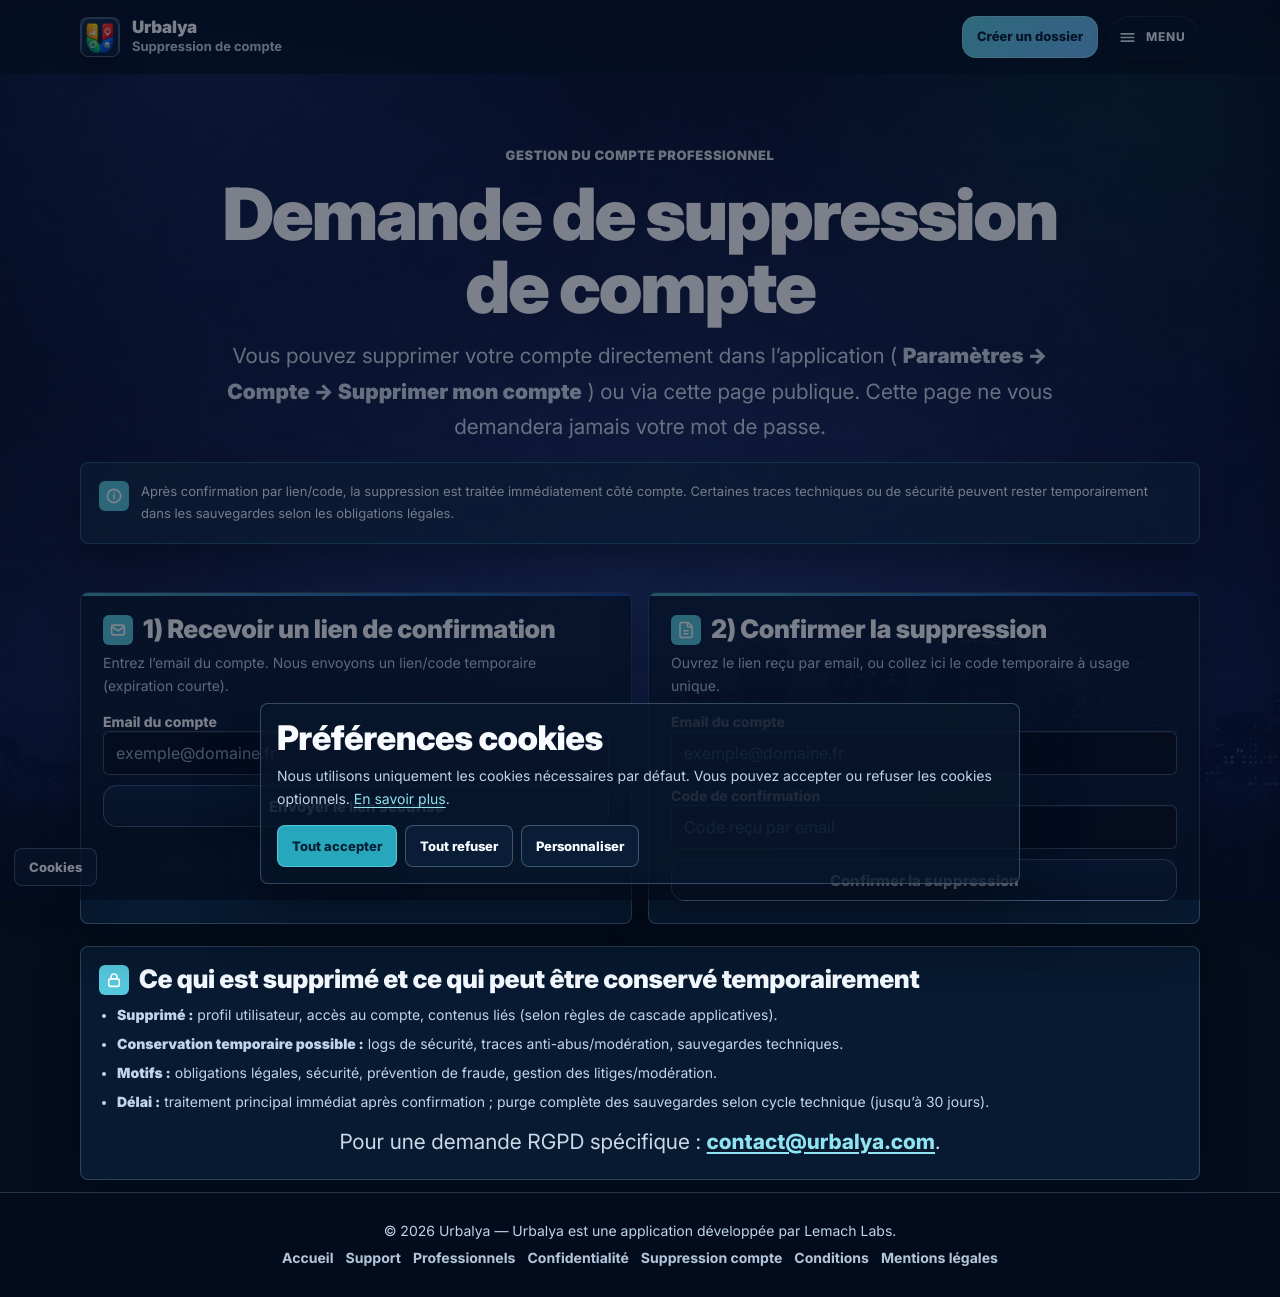
<file: docs/delete-account.html>
<!doctype html>
<html lang="fr">
<head>
  <meta charset="utf-8" />
  <meta name="viewport" content="width=device-width,initial-scale=1,viewport-fit=cover" />
  <title>Suppression de compte — Urbalya</title>
  <meta name="description" content="Page publique Urbalya pour demander la suppression sécurisée de votre compte sans mot de passe web." />
  <meta name="theme-color" content="#ffffff" />

  <link rel="icon" type="image/png" href="logo.png" />
  <link rel="apple-touch-icon" href="logo.png" />

  <link rel="preconnect" href="https://fonts.googleapis.com" />
  <link rel="preconnect" href="https://fonts.gstatic.com" crossorigin />
  <link href="https://fonts.googleapis.com/css2?family=Inter:wght@400;500;600;700;800;900&display=swap" rel="stylesheet" />
  <link rel="stylesheet" href="cookie-consent.css" />

  <style>
    :root {
      --bg: #F4F7FC;
      --panel: #FFFFFF;
      --panel-soft: #FFFFFF;
      --text: #0F172A;
      --muted: #475569;
      --line: rgba(15, 23, 42, 0.12);
      --line2: rgba(15, 23, 42, 0.20);
      --ok: #10b981;
      --okSoft: rgba(16, 185, 129, 0.16);
      --warn: #f59e0b;
      --warnSoft: rgba(245, 158, 11, 0.16);
      --danger: #ef4444;
      --dangerSoft: rgba(239, 68, 68, 0.16);
      --focus: 0 0 0 4px rgba(59, 130, 246, 0.25);
      --shadow: 0 16px 36px rgba(15, 23, 42, 0.08);
      --shadow2: 0 8px 20px rgba(15, 23, 42, 0.08);
      --radius: 18px;
      --container: 1120px;
      --navH: 64px;
      --tap: 44px;
    }

    * { box-sizing: border-box; }
    html, body { height: 100%; }
    body {
      margin: 0;
      font-family: Inter, system-ui, -apple-system, Segoe UI, Roboto, Helvetica, Arial, sans-serif;
      color: var(--text);
      background:
        radial-gradient(circle at 12% 0%, rgba(37,99,235,.12), transparent 30%),
        radial-gradient(circle at 88% 10%, rgba(15,118,110,.10), transparent 26%),
        linear-gradient(180deg, #F8FBFF 0%, #EEF3FA 100%);
      -webkit-font-smoothing: antialiased;
      -moz-osx-font-smoothing: grayscale;
      text-rendering: geometricPrecision;
    }

    a { color: inherit; text-decoration: none; }
    strong { font-weight: 900; }
    button, input { font-family: inherit; }

    .container { max-width: var(--container); margin: 0 auto; padding: 0 16px; }
    @media (min-width: 720px) { .container { padding: 0 20px; } }

    .skip {
      position: absolute;
      left: 12px;
      top: 12px;
      padding: 10px 12px;
      border-radius: 12px;
      background: #FFFFFF;
      border: 1px solid var(--line2);
      transform: translateY(-200%);
      transition: transform 0.15s ease;
      z-index: 9999;
    }
    .skip:focus { transform: translateY(0); outline: none; box-shadow: var(--focus); }
    :focus { outline: none; }
    :focus-visible { box-shadow: var(--focus); border-radius: 12px; }

    .ico { width: 18px; height: 18px; display: inline-block; flex: 0 0 auto; }
    .ico.sm { width: 16px; height: 16px; }
    .ico.xl { width: 22px; height: 22px; }

    .nav {
      position: sticky;
      top: 0;
      z-index: 50;
      backdrop-filter: blur(10px);
      background: rgba(255,255,255,.86);
      border-bottom: 1px solid var(--line);
      padding-top: env(safe-area-inset-top);
    }
    .nav-inner {
      min-height: var(--navH);
      display: flex;
      align-items: center;
      justify-content: space-between;
      gap: 12px;
    }
    .brand {
      display: flex;
      align-items: center;
      gap: 12px;
      min-width: 0;
    }
    .logo {
      width: 38px;
      height: 38px;
      border-radius: 12px;
      overflow: hidden;
      flex: 0 0 auto;
    }
    .logo-img { width: 100%; height: 100%; object-fit: cover; }
    .brand-text {
      display: flex;
      flex-direction: column;
      line-height: 1.05;
      min-width: 0;
    }
    .brand-text strong {
      font-weight: 900;
      letter-spacing: 0.2px;
      font-size: 15px;
      white-space: nowrap;
      overflow: hidden;
      text-overflow: ellipsis;
    }
    .brand-text small {
      display: block;
      color: var(--muted);
      font-weight: 600;
      letter-spacing: 0.2px;
      font-size: 12px;
      margin-top: 2px;
      white-space: nowrap;
      overflow: hidden;
      text-overflow: ellipsis;
    }
    .nav-actions { display: flex; align-items: center; gap: 10px; }
    .nav-toggle {
      width: var(--tap);
      height: var(--tap);
      border-radius: 14px;
      border: 1px solid var(--line);
      background: #FFFFFF;
      display: inline-flex;
      align-items: center;
      justify-content: center;
      cursor: pointer;
      color: var(--text);
      transition: transform .12s ease, background .12s ease, border-color .12s ease;
    }
    .nav-toggle:hover {
      transform: translateY(-1px);
      background: #F8FAFC;
      border-color: rgba(15,23,42,.24);
    }

    .pill {
      display: inline-flex;
      align-items: center;
      justify-content: center;
      gap: 8px;
      padding: 10px 12px;
      border-radius: 999px;
      border: 1px solid var(--line);
      background: #FFFFFF;
      color: var(--text);
      font-weight: 900;
      font-size: 14px;
      line-height: 1;
      white-space: nowrap;
      min-height: 38px;
      transition: transform .12s ease, background .12s ease, border-color .12s ease;
    }
    .pill:hover {
      transform: translateY(-1px);
      background: #F8FAFC;
      border-color: rgba(15,23,42,.22);
    }
    .pill.primary {
      border: 1px solid rgba(29,78,216,.24);
      background: rgba(29,78,216,.96);
      color: #FFFFFF;
      box-shadow: 0 10px 20px rgba(29,78,216,.20);
    }
    .pill.danger,
    .pill.danger[aria-current="page"] {
      border: 1px solid rgba(239,68,68,.55);
      background: rgba(239,68,68,.92);
      color: #fff;
      box-shadow: 0 14px 30px rgba(239,68,68,.20);
    }
    .pill.danger:hover {
      background: rgba(220,38,38,.95);
      border-color: rgba(252,165,165,.65);
    }
    .pill[aria-current="page"] {
      background: #E2E8F0;
      border-color: #CBD5E1;
      color: #0F172A;
    }
    .store-link{
      width: clamp(220px, 50vw, 300px);
      padding: 0;
      overflow: hidden;
      border-radius: 12px;
      background: transparent !important;
      box-shadow: 0 6px 14px rgba(15,23,42,.12);
      min-height: auto;
    }
    
    .store-link:hover{
      background: rgba(248,250,252,.8) !important;
      border-color: rgba(15,23,42,.20) !important;
    }
    
    .store-badge{
      display: block;
      width: 100%;
      height: auto;
    }
    
    .drawer .store-link{
      display: block;
      width: 100%;
      max-width: none;
      min-height: auto;
      border-width: 0;
      box-shadow: none;
      margin: 0;
      align-self: stretch;
    }
    
    .drawer .store-badge{
      display: block;
      width: 100%;
      max-width: none;
      max-height: none;
      height: auto;
      margin: 0;
      object-fit: contain;
    }



    .backdrop {
      position: fixed;
      inset: 0;
      background: rgba(15,23,42,.32);
      backdrop-filter: blur(6px);
      opacity: 0;
      pointer-events: none;
      transition: opacity 0.18s ease;
      z-index: 80;
    }
    .drawer {
      position: fixed;
      top: env(safe-area-inset-top);
      right: 0;
      width: min(92vw, 360px);
      height: calc(100vh - env(safe-area-inset-top));
      background: rgba(255,255,255,.98);
      border-left: 1px solid var(--line);
      box-shadow: 0 26px 50px rgba(15,23,42,.18);
      transform: translateX(110%);
      transition: transform 0.22s ease;
      z-index: 90;
      display: flex;
      flex-direction: column;
      padding: 14px;
    }
    .drawer-head {
      display: flex;
      align-items: center;
      justify-content: space-between;
      gap: 10px;
      padding: 8px 6px 12px;
      border-bottom: 1px solid var(--line);
    }
    .drawer-close {
      width: var(--tap);
      height: var(--tap);
      border-radius: 14px;
      border: 1px solid var(--line);
      background: #FFFFFF;
      display: inline-flex;
      align-items: center;
      justify-content: center;
      cursor: pointer;
      color: var(--text);
    }
    .drawer-nav {
      display: flex;
      flex-direction: column;
      gap: 10px;
      padding: 14px 6px;
    }
    .drawer .pill {
      width: 100%;
      justify-content: center;
      padding: 14px 12px;
      border-radius: 16px;
      font-size: 15px;
      min-height: 46px;
    }
    .drawer-foot {
      margin-top: auto;
      padding: 12px 6px 6px;
      border-top: 1px solid var(--line);
      color: var(--muted);
      font-size: 13px;
      line-height: 1.5;
      display: flex;
      flex-direction: column;
      gap: 10px;
    }
    .drawer-foot .pill {
      width: 100%;
      justify-content: center;
      border-radius: 14px;
    }

    html.menu-open body { overflow: hidden; }
    html.menu-open .backdrop { opacity: 1; pointer-events: auto; }
    html.menu-open .drawer { transform: translateX(0); }

    main { padding-top: 28px; padding-bottom: 24px; }

    .hero {
      border-radius: var(--radius);
      border: 1px solid var(--line);
      background: var(--panel-soft);
      box-shadow: var(--shadow);
      padding: 22px;
      width: 100%;
      max-width: none;
      margin: 0 auto;
    }
    .hero-intro {
      width: 100%;
      max-width: none;
      margin: 0 auto 16px;
      text-align: center;
    }
    .page-kicker {
      margin: 0;
      color: #1D4ED8;
      font-size: 12px;
      font-weight: 900;
      letter-spacing: .12em;
      text-transform: uppercase;
    }
    .hero h1 {
      margin: 10px auto 0;
      font-size: clamp(30px, 5.6vw, 48px);
      line-height: 1.04;
      letter-spacing: -0.01em;
      max-width: 920px;
    }
    .lead {
      margin: 14px auto 0;
      color: var(--muted);
      font-size: 16px;
      line-height: 1.68;
      max-width: 860px;
      text-align: center;
    }

    .cards {
      margin: 16px auto 0;
      display: grid;
      grid-template-columns: 1fr;
      gap: 12px;
      width: 100%;
      max-width: none;
    }
    @media (min-width: 860px) {
      .cards { grid-template-columns: repeat(2, minmax(0, 1fr)); }
    }

    .card {
      border-radius: var(--radius);
      border: 1px solid var(--line);
      background: var(--panel-soft);
      box-shadow: var(--shadow2);
      padding: 16px;
    }
    .card h2 {
      margin: 0 0 8px;
      font-size: 18px;
      display: flex;
      align-items: center;
      gap: 10px;
    }
    .card p {
      margin: 0;
      color: var(--muted);
      font-size: 14px;
      line-height: 1.7;
    }

    form {
      margin-top: 12px;
      display: grid;
      gap: 10px;
    }
    label {
      font-size: 13px;
      font-weight: 800;
      color: var(--text);
    }
    input {
      width: 100%;
      border: 1px solid var(--line2);
      border-radius: 12px;
      padding: 12px 12px;
      background: #FFFFFF;
      color: var(--text);
      font-size: 15px;
      min-height: 44px;
    }
    input::placeholder { color: #64748B; }

    .btn {
      border: 1px solid rgba(29,78,216,.24);
      background: rgba(29,78,216,.96);
      color: #fff;
      border-radius: 14px;
      min-height: 44px;
      font-size: 15px;
      font-weight: 800;
      cursor: pointer;
      padding: 0 16px;
      transition: transform .12s ease, background .12s ease, border-color .12s ease, opacity .12s ease;
    }
    .btn:hover {
      transform: translateY(-1px);
      background: rgba(30,64,175,.98);
      border-color: rgba(147,197,253,.4);
    }
    .btn:disabled { opacity: 0.65; cursor: not-allowed; transform: none; }

    .status {
      margin: 16px auto 0;
      border-radius: 14px;
      border: 1px solid var(--line);
      background: #F8FAFC;
      color: var(--muted);
      font-size: 14px;
      line-height: 1.65;
      padding: 12px;
      display: none;
      width: 100%;
      max-width: none;
    }
    .status.show { display: block; }
    .status.ok {
      border-color: rgba(16,185,129,.24);
      background: var(--okSoft);
      color: #065F46;
    }
    .status.error {
      border-color: rgba(239,68,68,.24);
      background: var(--dangerSoft);
      color: #991B1B;
    }

    .notice {
      margin: 14px auto 0;
      border-radius: 14px;
      border: 1px solid rgba(245,158,11,.24);
      background: var(--warnSoft);
      color: #92400E;
      padding: 12px;
      font-size: 13px;
      line-height: 1.7;
      display: flex;
      gap: 10px;
      align-items: flex-start;
      width: 100%;
      max-width: none;
      text-align: left;
    }

    .policy {
      margin: 16px auto 0;
      border-radius: var(--radius);
      border: 1px solid var(--line);
      background: var(--panel-soft);
      box-shadow: var(--shadow2);
      padding: 16px;
      width: 100%;
      max-width: none;
    }
    .policy h2 {
      margin: 0 0 10px;
      font-size: 18px;
      display: flex;
      align-items: center;
      gap: 10px;
    }
    .policy ul {
      margin: 0;
      padding-left: 18px;
      color: var(--muted);
      line-height: 1.75;
      font-size: 14px;
    }
    .policy li { margin: 6px 0; }

    .link {
      font-weight: 900;
      text-decoration: underline;
      text-decoration-thickness: 2px;
      text-underline-offset: 4px;
    }

    footer {
      border-top: 1px solid var(--line);
      background: #F8FAFC;
      padding: 22px 0 34px;
      color: var(--muted);
      font-size: 14px;
      margin-top: 12px;
    }
    .foot {
      display: flex;
      align-items: center;
      justify-content: space-between;
      gap: 12px;
      flex-wrap: wrap;
    }
    .foot a { color: var(--text); font-weight: 900; opacity: 0.92; }
    .foot a:hover { opacity: 1; }

    @media (prefers-reduced-motion: reduce) {
      * { scroll-behavior: auto !important; }
      .pill, .btn, .nav-toggle { transition: none; }
    }
    /* Menu variant: list minimal (sans cartes) */
    .drawer{
      background: rgba(7,18,38,.92);
      backdrop-filter: blur(16px);
      color:#E6EEF8;
    }

    .drawer-title,
    .drawer-close{
      color:#E6EEF8;
    }

    .drawer-nav{
      gap:0;
      padding:12px 2px 8px;
    }

    .drawer .pill{
      position:relative;
      width:100%;
      justify-content:flex-start;
      gap:12px;
      padding:13px 4px;
      min-height:52px;
      border:0;
      border-radius:0;
      background:transparent !important;
      color:inherit;
      box-shadow:none;
      transform:none;
    }

    .drawer .pill::after{
      content:"";
      position:absolute;
      left:0;
      right:0;
      bottom:0;
      height:1px;
      background:linear-gradient(90deg, rgba(255,255,255,.14), rgba(255,255,255,.04));
      pointer-events:none;
    }

    .drawer .pill::before{
      content:"";
      position:absolute;
      left:-4px;
      top:50%;
      width:2px;
      height:0;
      border-radius:999px;
      background:linear-gradient(180deg,#7DD3FC,#38BDF8);
      transform:translateY(-50%);
      transition:height .18s ease, opacity .18s ease;
      opacity:0;
    }

    .drawer .pill:hover,
    .drawer .pill[aria-current="page"]{
      background:linear-gradient(90deg, rgba(56,189,248,.12), rgba(56,189,248,.03)) !important;
    }

    .drawer .pill:hover::before,
    .drawer .pill[aria-current="page"]::before{
      height:28px;
      opacity:1;
    }

    .drawer .pill[aria-current="page"]{
      color:#F2F8FF;
      border-color:transparent;
    }

    .drawer .pill .ico{
      width:18px;
      height:18px;
      padding:0;
      border:0;
      border-radius:0;
      background:transparent !important;
      box-shadow:none;
      opacity:.95;
      flex:0 0 18px;
      color:#BFD2E6;
    }

    .drawer .pill.primary,
    .drawer .pill.danger{
      color:inherit;
    }

    .drawer .pill.danger{
      color:#FF8D98;
    }

    .drawer-nav > .store-link:nth-last-child(2){
      margin-top:16px;
      position:relative;
    }

    .drawer-nav > .store-link:nth-last-child(2)::before{
      content:"App mobile";
      position:absolute;
      left:0;
      top:-10px;
      transform:translateY(-100%);
      font-size:11px;
      letter-spacing:.15em;
      text-transform:uppercase;
      color:#9FB3CC;
      font-weight:800;
      pointer-events:none;
    }

    .drawer .store-link{
      padding:0;
      margin-top:10px;
      border:1px solid rgba(255,255,255,.14);
      border-radius:12px;
      overflow:hidden;
      background:rgba(10,24,45,.55) !important;
      min-height:auto;
    }

    .drawer .store-link::before,
    .drawer .store-link::after{
      display:none;
    }

    .drawer .store-link .ico{
      display:none;
    }

    .drawer .store-link .store-badge{
      width:100%;
      display:block;
    }

    .drawer-foot{
      padding:10px 2px 0;
      gap:0;
      border-top:1px solid rgba(255,255,255,.12);
    }

    .drawer-foot .pill{
      min-height:52px;
    }

    .drawer-foot .pill.primary,
    .drawer-foot .pill.primary[href*="billing"],
    .drawer-foot .pill.primary[href^="mailto"]{
      background:transparent !important;
      color:inherit;
    }

    @media (max-width:640px){
      .drawer{
        width:min(94vw, 350px);
      }

      .drawer .pill{
        min-height:50px;
        padding:12px 3px;
      }
    }

</style>
  <link rel="stylesheet" href="site.css" />
</head>

<body>
  <a class="skip" href="#main">Aller au contenu principal</a>

    <svg width="0" height="0" style="position:absolute">
    <symbol id="i-menu" viewBox="0 0 24 24">
      <path d="M4 7.5h16M4 12h16M4 16.5h16" fill="none" stroke="currentColor" stroke-width="2.1" stroke-linecap="round" />
    </symbol>

    <symbol id="i-x" viewBox="0 0 24 24">
      <path d="M6 6l12 12M18 6 6 18" fill="none" stroke="currentColor" stroke-width="2.1" stroke-linecap="round" />
    </symbol>

    <symbol id="i-arrow-left" viewBox="0 0 24 24">
      <path d="M19 12H5" fill="none" stroke="currentColor" stroke-width="2.1" stroke-linecap="round" />
      <path d="m11 6-6 6 6 6" fill="none" stroke="currentColor" stroke-width="2.1" stroke-linecap="round" stroke-linejoin="round" />
    </symbol>

    <symbol id="i-arrow-right" viewBox="0 0 24 24">
      <path d="M5 12h14" fill="none" stroke="currentColor" stroke-width="2.1" stroke-linecap="round" />
      <path d="m13 6 6 6-6 6" fill="none" stroke="currentColor" stroke-width="2.1" stroke-linecap="round" stroke-linejoin="round" />
    </symbol>

    <symbol id="i-support" viewBox="0 0 24 24">
      <path d="M4 12a8 8 0 0 1 16 0" fill="none" stroke="currentColor" stroke-width="2.1" stroke-linecap="round" />
      <rect x="3" y="12" width="4.5" height="7" rx="2.2" fill="none" stroke="currentColor" stroke-width="2.1" />
      <rect x="16.5" y="12" width="4.5" height="7" rx="2.2" fill="none" stroke="currentColor" stroke-width="2.1" />
      <path d="M18.8 19.5A2.4 2.4 0 0 1 16.6 21H12" fill="none" stroke="currentColor" stroke-width="2.1" stroke-linecap="round" />
    </symbol>

    <symbol id="i-home" viewBox="0 0 24 24">
      <path d="M3.8 10.6 12 4l8.2 6.6" fill="none" stroke="currentColor" stroke-width="2.1" stroke-linecap="round" stroke-linejoin="round"/>
      <path d="M6.5 9.8V20h11V9.8" fill="none" stroke="currentColor" stroke-width="2.1" stroke-linejoin="round"/>
      <path d="M10 20v-5h4v5" fill="none" stroke="currentColor" stroke-width="2.1" stroke-linejoin="round"/>
    </symbol>

    <symbol id="i-lock" viewBox="0 0 24 24">
      <rect x="5" y="10.5" width="14" height="10" rx="2.4" fill="none" stroke="currentColor" stroke-width="2.1" />
      <path d="M8 10.5V8a4 4 0 1 1 8 0v2.5" fill="none" stroke="currentColor" stroke-width="2.1" stroke-linecap="round" />
    </symbol>

    <symbol id="i-file" viewBox="0 0 24 24">
      <path d="M6 22a2 2 0 0 1-2-2V4a2 2 0 0 1 2-2h8a2.4 2.4 0 0 1 1.7.7L19.3 6.3A2.4 2.4 0 0 1 20 8v12a2 2 0 0 1-2 2Z" fill="none" stroke="currentColor" stroke-width="2.1" stroke-linejoin="round" />
      <path d="M14 2v5a1 1 0 0 0 1 1h5" fill="none" stroke="currentColor" stroke-width="2.1" stroke-linejoin="round" />
      <path d="M9.5 13h5M9.5 17h5" fill="none" stroke="currentColor" stroke-width="2.1" stroke-linecap="round" />
    </symbol>

    <symbol id="i-mail" viewBox="0 0 24 24">
      <rect x="3.5" y="5.5" width="17" height="13" rx="2.2" fill="none" stroke="currentColor" stroke-width="2.1" />
      <path d="m4.5 8 7.5 5.2L19.5 8" fill="none" stroke="currentColor" stroke-width="2.1" stroke-linejoin="round" />
    </symbol>

    <symbol id="i-life" viewBox="0 0 24 24">
      <path d="M4 12h3.3l1.9-3.4L12 16l2.2-4h5.8" fill="none" stroke="currentColor" stroke-width="2.1" stroke-linecap="round" stroke-linejoin="round" />
      <circle cx="12" cy="12" r="8.8" fill="none" stroke="currentColor" stroke-width="2.1" />
    </symbol>

    <symbol id="i-map" viewBox="0 0 24 24">
      <path d="M9 4 3.8 6.2v13.6L9 17.6l6 2.4 5.2-2.2V4.2L15 6.4Z" fill="none" stroke="currentColor" stroke-width="2.1" stroke-linejoin="round" />
      <path d="M9 4v13.6M15 6.4V20" fill="none" stroke="currentColor" stroke-width="2.1" stroke-linecap="round" />
    </symbol>

    <symbol id="i-bell" viewBox="0 0 24 24">
      <path d="M6.8 16h10.4" fill="none" stroke="currentColor" stroke-width="2.1" stroke-linecap="round" />
      <path d="M8.2 16V10a3.8 3.8 0 1 1 7.6 0v6" fill="none" stroke="currentColor" stroke-width="2.1" stroke-linejoin="round" />
      <path d="M10.4 18a1.8 1.8 0 0 0 3.2 0" fill="none" stroke="currentColor" stroke-width="2.1" stroke-linecap="round" />
    </symbol>

    <symbol id="i-building" viewBox="0 0 24 24">
      <rect x="4.5" y="3.5" width="15" height="17" rx="2.2" fill="none" stroke="currentColor" stroke-width="2.1" />
      <path d="M8 8h1.4M8 11.6h1.4M8 15.2h1.4M14.6 8H16M14.6 11.6H16M14.6 15.2H16M11.3 20.5v-3h1.4v3" fill="none" stroke="currentColor" stroke-width="2.1" stroke-linecap="round" />
    </symbol>

    <symbol id="i-camera" viewBox="0 0 24 24">
      <path d="M4.5 8h3.8l1.6-2h4.2l1.6 2h3.8a1.9 1.9 0 0 1 1.9 1.9V18a1.9 1.9 0 0 1-1.9 1.9H4.5A1.9 1.9 0 0 1 2.6 18V9.9A1.9 1.9 0 0 1 4.5 8Z" fill="none" stroke="currentColor" stroke-width="2.1" stroke-linejoin="round" />
      <circle cx="12" cy="13.2" r="3.2" fill="none" stroke="currentColor" stroke-width="2.1" />
    </symbol>

    <symbol id="i-users" viewBox="0 0 24 24">
      <circle cx="9" cy="7.2" r="3" fill="none" stroke="currentColor" stroke-width="2.1" />
      <path d="M3.8 20v-1.2A4.2 4.2 0 0 1 8 14.6h2a4.2 4.2 0 0 1 4.2 4.2V20" fill="none" stroke="currentColor" stroke-width="2.1" stroke-linejoin="round" />
      <path d="M16 4.6a2.8 2.8 0 0 1 0 5.4M20.2 20v-1a3.7 3.7 0 0 0-3-3.6" fill="none" stroke="currentColor" stroke-width="2.1" stroke-linecap="round" />
    </symbol>

    <symbol id="i-shield" viewBox="0 0 24 24">
      <path d="M12 2.8 20 6.6v5.3c0 5.1-3.5 9.2-8 10.3-4.5-1.1-8-5.2-8-10.3V6.6Z" fill="none" stroke="currentColor" stroke-width="2.1" stroke-linejoin="round" />
      <path d="m9 12.3 2.1 2.2 4-4.3" fill="none" stroke="currentColor" stroke-width="2.1" stroke-linecap="round" stroke-linejoin="round" />
    </symbol>

    <symbol id="i-check" viewBox="0 0 24 24">
      <path d="m20 7.5-10 10-5-5" fill="none" stroke="currentColor" stroke-width="2.2" stroke-linecap="round" stroke-linejoin="round" />
    </symbol>

    <symbol id="i-news-premium" viewBox="0 0 24 24">
      <rect x="3" y="4" width="18" height="16" rx="3" fill="none" stroke="currentColor" stroke-width="2" />
      <rect x="6.5" y="7" width="4.8" height="4.2" rx="1" fill="none" stroke="currentColor" stroke-width="2" />
      <path d="M13.6 8.1H18" fill="none" stroke="currentColor" stroke-width="2" stroke-linecap="round" />
      <path d="M13.6 10.6H18" fill="none" stroke="currentColor" stroke-width="2" stroke-linecap="round" />
      <path d="M6.5 14.5H18" fill="none" stroke="currentColor" stroke-width="2" stroke-linecap="round" />
      <path d="M6.5 17.1H14.8" fill="none" stroke="currentColor" stroke-width="2" stroke-linecap="round" />
    </symbol>

    <symbol id="i-signal-premium" viewBox="0 0 24 24">
      <path d="M12 21.25s-6.8-4.4-6.8-10.5a6.8 6.8 0 0 1 13.6 0c0 6.1-6.8 10.5-6.8 10.5Z" fill="none" stroke="currentColor" stroke-width="2" stroke-linejoin="round" />
      <path d="M12 8.25v3.6" fill="none" stroke="currentColor" stroke-width="2.2" stroke-linecap="round" />
      <circle cx="12" cy="14.4" r="1.1" fill="currentColor" />
    </symbol>

    <symbol id="i-ranking-premium" viewBox="0 0 24 24">
      <path d="M8 4.5h8v2.7a4 4 0 1 1-8 0V4.5Z" fill="none" stroke="currentColor" stroke-width="2" stroke-linejoin="round" />
      <path d="M8 7.3H5.5a2.5 2.5 0 0 0 2.5 2.5" fill="none" stroke="currentColor" stroke-width="2" stroke-linecap="round" />
      <path d="M16 7.3h2.5a2.5 2.5 0 0 1-2.5 2.5" fill="none" stroke="currentColor" stroke-width="2" stroke-linecap="round" />
      <path d="M12 11.2v5.1" fill="none" stroke="currentColor" stroke-width="2" stroke-linecap="round" />
      <path d="M9.2 20h5.6" fill="none" stroke="currentColor" stroke-width="2" stroke-linecap="round" />
      <path d="M10.2 14.6h3.6" fill="none" stroke="currentColor" stroke-width="2" stroke-linecap="round" />
    </symbol>

    <symbol id="i-alert" viewBox="0 0 24 24">
      <path d="M12 3.5 21 19.5H3L12 3.5Z" fill="none" stroke="currentColor" stroke-width="2.1" stroke-linejoin="round"/>
      <path d="M12 9.2v4.8" fill="none" stroke="currentColor" stroke-width="2.1" stroke-linecap="round"/>
      <circle cx="12" cy="17" r="1.1" fill="currentColor"/>
    </symbol>

    <symbol id="i-ban" viewBox="0 0 24 24">
      <circle cx="12" cy="12" r="8.8" fill="none" stroke="currentColor" stroke-width="2.1"/>
      <path d="M7.8 7.8 16.2 16.2" fill="none" stroke="currentColor" stroke-width="2.1" stroke-linecap="round"/>
    </symbol>

    <symbol id="i-book" viewBox="0 0 24 24">
      <path d="M5.5 4.5h5.8a2.2 2.2 0 0 1 2.2 2.2V20a2.2 2.2 0 0 0-2.2-2.2H5.5Z" fill="none" stroke="currentColor" stroke-width="2.1" stroke-linejoin="round"/>
      <path d="M18.5 4.5h-5.8a2.2 2.2 0 0 0-2.2 2.2" fill="none" stroke="currentColor" stroke-width="2.1" stroke-linecap="round"/>
      <path d="M18.5 4.5V20h-5.8a2.2 2.2 0 0 0-2.2 2.2" fill="none" stroke="currentColor" stroke-width="2.1" stroke-linejoin="round"/>
    </symbol>

    <symbol id="i-image" viewBox="0 0 24 24">
      <rect x="3.5" y="4.5" width="17" height="15" rx="2.2" fill="none" stroke="currentColor" stroke-width="2.1"/>
      <circle cx="9" cy="9" r="1.8" fill="none" stroke="currentColor" stroke-width="2.1"/>
      <path d="m5.8 17 4.8-5 3.3 3 2.7-2.8 2.6 4.8" fill="none" stroke="currentColor" stroke-width="2.1" stroke-linecap="round" stroke-linejoin="round"/>
    </symbol>

    <symbol id="i-link" viewBox="0 0 24 24">
      <path d="M9.2 14.8 7.4 16.6a3.5 3.5 0 1 1-4.9-4.9l1.8-1.8" fill="none" stroke="currentColor" stroke-width="2.1" stroke-linecap="round"/>
      <path d="m14.8 9.2 1.8-1.8a3.5 3.5 0 1 1 4.9 4.9l-1.8 1.8" fill="none" stroke="currentColor" stroke-width="2.1" stroke-linecap="round"/>
      <path d="m8.8 15.2 6.4-6.4" fill="none" stroke="currentColor" stroke-width="2.1" stroke-linecap="round"/>
    </symbol>

    <symbol id="i-pause" viewBox="0 0 24 24">
      <rect x="7" y="5.5" width="3.8" height="13" rx="1.5" fill="none" stroke="currentColor" stroke-width="2.1"/>
      <rect x="13.2" y="5.5" width="3.8" height="13" rx="1.5" fill="none" stroke="currentColor" stroke-width="2.1"/>
    </symbol>

    <symbol id="i-refresh" viewBox="0 0 24 24">
      <path d="M19.2 9.2A8.2 8.2 0 1 0 20 12" fill="none" stroke="currentColor" stroke-width="2.1" stroke-linecap="round"/>
      <path d="M20 4.5v5.5h-5.5" fill="none" stroke="currentColor" stroke-width="2.1" stroke-linecap="round" stroke-linejoin="round"/>
    </symbol>

    <symbol id="i-clock" viewBox="0 0 24 24">
      <circle cx="12" cy="12" r="8.8" fill="none" stroke="currentColor" stroke-width="2.1"/>
      <path d="M12 7.5v4.9l3.5 2" fill="none" stroke="currentColor" stroke-width="2.1" stroke-linecap="round" stroke-linejoin="round"/>
    </symbol>

    <symbol id="i-target" viewBox="0 0 24 24">
      <circle cx="12" cy="12" r="8.8" fill="none" stroke="currentColor" stroke-width="2.1"/>
      <circle cx="12" cy="12" r="4.8" fill="none" stroke="currentColor" stroke-width="2.1"/>
      <circle cx="12" cy="12" r="1.6" fill="currentColor"/>
    </symbol>

    <symbol id="i-hand" viewBox="0 0 24 24">
      <path d="M6.8 12v-1.2a1.8 1.8 0 0 1 3.6 0V12" fill="none" stroke="currentColor" stroke-width="2.1" stroke-linecap="round"/>
      <path d="M10.4 12V9.7a1.8 1.8 0 0 1 3.6 0V12" fill="none" stroke="currentColor" stroke-width="2.1" stroke-linecap="round"/>
      <path d="M14 12v-1a1.8 1.8 0 0 1 3.6 0v4.1c0 3.1-2.1 5.9-5.9 5.9H9c-2.1 0-3.4-1-4.4-3l-.9-1.9" fill="none" stroke="currentColor" stroke-width="2.1" stroke-linecap="round" stroke-linejoin="round"/>
    </symbol>

    <symbol id="i-baby" viewBox="0 0 24 24">
      <circle cx="12" cy="10" r="4.1" fill="none" stroke="currentColor" stroke-width="2.1"/>
      <path d="M6.2 21c1.1-3 3.3-4.9 5.8-4.9s4.7 1.9 5.8 4.9" fill="none" stroke="currentColor" stroke-width="2.1" stroke-linecap="round"/>
      <circle cx="10.4" cy="9.6" r=".7" fill="currentColor"/>
      <circle cx="13.6" cy="9.6" r=".7" fill="currentColor"/>
    </symbol>

    <symbol id="i-bug" viewBox="0 0 24 24">
      <path d="M8.8 9.5a3.2 3.2 0 0 1 6.4 0v4.2a4 4 0 0 1-8 0V9.5Z" fill="none" stroke="currentColor" stroke-width="2.1" stroke-linejoin="round"/>
      <path d="M12 6.2V4.4M8.2 10.2H5.3M18.7 10.2h-2.9M8.2 14H5.3M18.7 14h-2.9M10 19.6l-2 2M14 19.6l2 2" fill="none" stroke="currentColor" stroke-width="2.1" stroke-linecap="round"/>
    </symbol>

    <symbol id="i-flag" viewBox="0 0 24 24">
      <path d="M6 21V3.8" fill="none" stroke="currentColor" stroke-width="2.1" stroke-linecap="round"/>
      <path d="M6 5h12l-2 3.4L18 12H6" fill="none" stroke="currentColor" stroke-width="2.1" stroke-linejoin="round"/>
    </symbol>

    <symbol id="i-search" viewBox="0 0 24 24">
      <circle cx="10.8" cy="10.8" r="6.8" fill="none" stroke="currentColor" stroke-width="2.1"/>
      <path d="m19.2 19.2-3.6-3.6" fill="none" stroke="currentColor" stroke-width="2.1" stroke-linecap="round"/>
    </symbol>

    <symbol id="i-chevron" viewBox="0 0 24 24">
      <path d="m9 6 6 6-6 6" fill="none" stroke="currentColor" stroke-width="2.1" stroke-linecap="round" stroke-linejoin="round"/>
    </symbol>

    <symbol id="i-info" viewBox="0 0 24 24">
      <circle cx="12" cy="12" r="8.8" fill="none" stroke="currentColor" stroke-width="2.1"/>
      <path d="M12 10.4v5.1" fill="none" stroke="currentColor" stroke-width="2.1" stroke-linecap="round"/>
      <circle cx="12" cy="7.4" r="1" fill="currentColor"/>
    </symbol>

    <symbol id="i-stack" viewBox="0 0 24 24">
      <path d="m12 3.5 8.8 4.7L12 13 3.2 8.2 12 3.5Z" fill="none" stroke="currentColor" stroke-width="2.1" stroke-linejoin="round"/>
      <path d="m3.2 12.1 8.8 4.7 8.8-4.7" fill="none" stroke="currentColor" stroke-width="2.1" stroke-linejoin="round"/>
      <path d="m3.2 16.2 8.8 4.7 8.8-4.7" fill="none" stroke="currentColor" stroke-width="2.1" stroke-linejoin="round"/>
    </symbol>





    <symbol id="i-apple" viewBox="0 0 24 24">
      <path d="M16.45 13.15c0 2.75 2.22 3.62 2.22 3.62s-1.58 4.49-3.78 4.49c-1.06 0-1.98-.65-3.19-.65-1.21 0-2.2.65-3.18.65-2.04 0-4.12-4.09-4.12-7.44 0-2.99 1.9-4.63 3.8-4.63 1 0 2.01.77 3.2.77s2.11-.77 3.48-.77c.46 0 2.2.09 3.21 1.67-2.72 1.48-1.63 4.91 1.56 4.91Z" fill="currentColor"/>
      <path d="M14.66 2.83c-.57.79-1.55 1.37-2.45 1.31-.11-.96.35-1.93.87-2.63.61-.77 1.66-1.35 2.55-1.43.08.96-.27 1.93-.97 2.75Z" fill="currentColor"/>
    </symbol>
  </svg>


  <header class="nav" role="banner">
    <div class="container nav-inner">
      <a class="brand" href="index.html" aria-label="Aller à l'accueil Urbalya">
        <span class="logo" aria-hidden="true">
          <img class="logo-img" src="logo.png" alt="Urbalya" />
        </span>
        <span class="brand-text">
          <strong>Urbalya</strong>
          <small>Suppression de compte</small>
        </span>
      </a>

      <div class="nav-actions">
        <a class="pill primary header-create-btn" href="professionnels/#pro-signup-section">Créer un dossier</a>
        <button class="nav-toggle" type="button" aria-label="Ouvrir le menu" aria-controls="drawer" aria-expanded="false" id="menuBtn">
          <svg class="ico xl" aria-hidden="true"><use href="#i-menu"></use></svg>
        </button>
      </div>
    </div>
  </header>

  <div class="backdrop" id="backdrop" aria-hidden="true"></div>
  <aside class="drawer" id="drawer" role="dialog" aria-modal="true" aria-label="Menu">
    <div class="drawer-head">
      <div class="drawer-title">Navigation</div>
      <button class="drawer-close" type="button" aria-label="Fermer le menu" id="closeBtn">
        <svg class="ico xl" aria-hidden="true"><use href="#i-x"></use></svg>
      </button>
    </div>

    <nav class="drawer-nav" aria-label="Navigation mobile">
      <a class="pill" href="index.html">
        <svg class="ico" aria-hidden="true"><use href="#i-home"></use></svg>
        Accueil
      </a>
      <a class="pill" href="professionnels/">
        <svg class="ico" aria-hidden="true"><use href="#i-building"></use></svg>
        Compte Pro
      </a>
      <a class="pill" href="support.html">
        <svg class="ico" aria-hidden="true"><use href="#i-support"></use></svg>
        Support
      </a>
      <a class="pill" href="privacy.html">
        <svg class="ico" aria-hidden="true"><use href="#i-lock"></use></svg>
        Confidentialité
      </a>
      <a class="pill" href="terms.html">
        <svg class="ico" aria-hidden="true"><use href="#i-file"></use></svg>
        Conditions
      </a>
      <a class="pill" href="mentions-legales.html">
        <svg class="ico" aria-hidden="true"><use href="#i-building"></use></svg>
        Mentions légales
      </a>
      <a class="pill primary store-link" href="https://apps.apple.com/app/urbalya/id6754794588" rel="noopener noreferrer" aria-label="Ouvrir l'App Store">
        <img class="store-badge" src="apple.png" alt="Télécharger sur l'App Store" loading="lazy" decoding="async" />
      </a>
      <a class="pill primary store-link" href="https://play.google.com/store/apps/details?id=com.urbalya.app&pcampaignid=web_share" rel="noopener noreferrer" aria-label="Ouvrir Google Play">
        <img class="store-badge" src="google.png" alt="Disponible sur Google Play" loading="lazy" decoding="async" />
      </a>
    </nav>

    <div class="drawer-foot">
      <a class="pill primary" href="billing.html">
        <svg class="ico" aria-hidden="true"><use href="#i-lock"></use></svg>
        Gerer mon compte
      </a>
      <a class="pill danger" href="delete-account.html" aria-current="page">
        <svg class="ico" aria-hidden="true"><use href="#i-file"></use></svg>
        Supprimer mon compte
      </a>
      <a class="pill primary" href="mailto:contact@urbalya.com?subject=Support%20Urbalya">
        <svg class="ico" aria-hidden="true"><use href="#i-mail"></use></svg>
        Contactez-nous
      </a>
    </div>
  </aside>

  <main class="container delete-account-page" role="main" id="main">
    <section class="hero" aria-label="Suppression de compte">
      <div class="hero-intro">
        <p class="page-kicker">Gestion du compte professionnel</p>
        <h1>Demande de suppression de compte</h1>
        <p class="lead">
          Vous pouvez supprimer votre compte directement dans l’application (
          <strong>Paramètres → Compte → Supprimer mon compte</strong>
          ) ou via cette page publique. Cette page ne vous demandera jamais votre mot de passe.
        </p>
      </div>

      <div class="notice" role="note" aria-label="Délai de traitement">
        <svg class="ico sm" aria-hidden="true"><use href="#i-info"></use></svg>
        <div>
          Après confirmation par lien/code, la suppression est traitée immédiatement côté compte.
          Certaines traces techniques ou de sécurité peuvent rester temporairement dans les sauvegardes selon les obligations légales.
        </div>
      </div>
    </section>

    <section class="cards" aria-label="Formulaires de suppression de compte">
      <article class="card">
        <h2>
          <svg class="ico" aria-hidden="true"><use href="#i-mail"></use></svg>
          1) Recevoir un lien de confirmation
        </h2>
        <p>Entrez l’email du compte. Nous envoyons un lien/code temporaire (expiration courte).</p>

        <form id="requestForm" novalidate>
          <div>
            <label for="requestEmail">Email du compte</label>
            <input id="requestEmail" name="email" type="email" autocomplete="email" placeholder="exemple@domaine.fr" required />
          </div>
          <button type="submit" class="btn" id="requestBtn">Envoyer le lien sécurisé</button>
        </form>
      </article>

      <article class="card">
        <h2>
          <svg class="ico" aria-hidden="true"><use href="#i-file"></use></svg>
          2) Confirmer la suppression
        </h2>
        <p>Ouvrez le lien reçu par email, ou collez ici le code temporaire à usage unique.</p>

        <form id="confirmForm" novalidate>
          <div>
            <label for="confirmEmail">Email du compte</label>
            <input id="confirmEmail" name="email" type="email" autocomplete="email" placeholder="exemple@domaine.fr" required />
          </div>
          <div>
            <label for="confirmToken">Code de confirmation</label>
            <input id="confirmToken" name="token" type="text" autocomplete="one-time-code" placeholder="Code reçu par email" required />
          </div>
          <button type="submit" class="btn" id="confirmBtn">Confirmer la suppression</button>
        </form>
      </article>
    </section>

    <div id="status" class="status" role="status" aria-live="polite"></div>

    <section class="policy" aria-label="Informations suppression et conservation">
      <h2>
        <svg class="ico" aria-hidden="true"><use href="#i-lock"></use></svg>
        Ce qui est supprimé et ce qui peut être conservé temporairement
      </h2>
      <ul>
        <li><strong>Supprimé :</strong> profil utilisateur, accès au compte, contenus liés (selon règles de cascade applicatives).</li>
        <li><strong>Conservation temporaire possible :</strong> logs de sécurité, traces anti-abus/modération, sauvegardes techniques.</li>
        <li><strong>Motifs :</strong> obligations légales, sécurité, prévention de fraude, gestion des litiges/modération.</li>
        <li><strong>Délai :</strong> traitement principal immédiat après confirmation ; purge complète des sauvegardes selon cycle technique (jusqu’à 30 jours).</li>
      </ul>
      <p class="lead" style="margin-top:10px;font-size:14px;">
        Pour une demande RGPD spécifique :
        <a class="link" href="mailto:contact@urbalya.com?subject=Demande%20RGPD%20-%20Urbalya">contact@urbalya.com</a>.
      </p>
    </section>
  </main>

  <footer role="contentinfo">
    <div class="container foot">
      <div>© <span id="y"></span> Urbalya — <a href="mailto:contact@urbalya.com">contact@urbalya.com</a></div>
      <div style="display:flex;gap:12px;flex-wrap:wrap">
        <a href="index.html">Accueil</a>
        <a href="support.html">Support</a>
        <a href="professionnels/">Professionnels</a>
        <a href="privacy.html">Confidentialité</a>
        <a href="delete-account.html">Suppression compte</a>
      </div>
    </div>
  </footer>

  <script>
    document.getElementById('y').textContent = new Date().getFullYear();

    const root = document.documentElement;
    const btn = document.getElementById('menuBtn');
    const closeBtn = document.getElementById('closeBtn');
    const backdrop = document.getElementById('backdrop');
    const drawer = document.getElementById('drawer');

    let lastFocus = null;

    function setOpen(open) {
      if (open) {
        lastFocus = document.activeElement;
        root.classList.add('menu-open');
        btn.setAttribute('aria-expanded', 'true');
        backdrop.setAttribute('aria-hidden', 'false');
        const firstLink = drawer.querySelector('a, button');
        setTimeout(() => firstLink && firstLink.focus(), 50);
      } else {
        root.classList.remove('menu-open');
        btn.setAttribute('aria-expanded', 'false');
        backdrop.setAttribute('aria-hidden', 'true');
        if (lastFocus && typeof lastFocus.focus === 'function') lastFocus.focus();
      }
      console.log('📝 [AUTH] delete page menu', { open });
    }

    if (btn) btn.addEventListener('click', () => setOpen(true));
    if (closeBtn) closeBtn.addEventListener('click', () => setOpen(false));
    if (backdrop) backdrop.addEventListener('click', () => setOpen(false));

    document.addEventListener('keydown', (e) => {
      if (!root.classList.contains('menu-open')) return;
      if (e.key === 'Escape') {
        e.preventDefault();
        setOpen(false);
      }
    });

    if (drawer) {
      drawer.addEventListener('click', (e) => {
        const t = e.target;
        if (t && t.closest && t.closest('a')) setOpen(false);
      });
    }

    const DEFAULT_API_BASE = 'https://urbalya.com/api';
    const RUNTIME_API_BASE = String(window.URBALYA_API_BASE_URL || '').trim();
    const API_BASE = (RUNTIME_API_BASE || DEFAULT_API_BASE).replace(/\/+$/, '');

    const requestForm = document.getElementById('requestForm');
    const confirmForm = document.getElementById('confirmForm');
    const requestBtn = document.getElementById('requestBtn');
    const confirmBtn = document.getElementById('confirmBtn');
    const requestEmailInput = document.getElementById('requestEmail');
    const confirmEmailInput = document.getElementById('confirmEmail');
    const tokenInput = document.getElementById('confirmToken');
    const statusEl = document.getElementById('status');

    function normalizeEmail(value) {
      return String(value || '').trim().toLowerCase();
    }

    function maskEmail(email) {
      const value = normalizeEmail(email);
      const at = value.indexOf('@');
      if (at <= 0) return '***';
      const local = value.slice(0, at);
      const domain = value.slice(at + 1);
      const safeLocal = local.length > 1 ? local[0] + '***' : '***';
      const safeDomain = domain.length > 1 ? domain[0] + '***' : '***';
      return safeLocal + '@' + safeDomain;
    }

    function setStatus(type, message) {
      statusEl.className = 'status show ' + (type || '');
      statusEl.textContent = message;
    }

    function resetStatus() {
      statusEl.className = 'status';
      statusEl.textContent = '';
    }

    function readJsonSafely(response) {
      return response
        .json()
        .catch(() => ({}));
    }

    async function sendRequest(endpoint, payload) {
      const response = await fetch(API_BASE + endpoint, {
        method: 'POST',
        headers: { 'Content-Type': 'application/json' },
        body: JSON.stringify(payload),
      });

      const data = await readJsonSafely(response);
      if (!response.ok) {
        const err = new Error(data.message || 'Une erreur est survenue.');
        err.status = response.status;
        throw err;
      }

      return data;
    }

    requestForm.addEventListener('submit', async (event) => {
      event.preventDefault();
      resetStatus();

      const email = normalizeEmail(requestEmailInput.value);
      if (!email) {
        setStatus('error', 'Veuillez renseigner un email valide.');
        return;
      }

      requestBtn.disabled = true;
      try {
        console.log('📝 [AUTH] account deletion web request start', { email: maskEmail(email) });
        await sendRequest('/auth/account-deletion/request', { email: email });
        confirmEmailInput.value = email;
        setStatus('ok', 'Si un compte existe avec cet email, un lien/code de confirmation vient d\'être envoyé. Vérifiez votre boîte mail.');
        console.log('📝 [AUTH] account deletion web request success', { email: maskEmail(email) });
      } catch (err) {
        console.error('❌ [AUTH] account deletion web request failed', err.message, err.stack);
        setStatus('error', err.message || 'Impossible de traiter la demande pour le moment.');
      } finally {
        requestBtn.disabled = false;
      }
    });

    confirmForm.addEventListener('submit', async (event) => {
      event.preventDefault();
      resetStatus();

      const email = normalizeEmail(confirmEmailInput.value);
      const token = String(tokenInput.value || '').trim();

      if (!email || !token) {
        setStatus('error', 'Veuillez renseigner votre email et le code de confirmation.');
        return;
      }

      confirmBtn.disabled = true;
      try {
        console.log('📝 [AUTH] account deletion web confirm start', { email: maskEmail(email) });
        await sendRequest('/auth/account-deletion/confirm', { email: email, token: token });
        setStatus('ok', 'Votre compte a été supprimé avec succès.');
        confirmForm.reset();
        requestEmailInput.value = '';
        console.log('📝 [AUTH] account deletion web confirm success', { email: maskEmail(email) });
      } catch (err) {
        console.error('❌ [AUTH] account deletion web confirm failed', err.message, err.stack);
        setStatus('error', err.message || 'Code invalide ou expiré. Veuillez refaire une demande.');
      } finally {
        confirmBtn.disabled = false;
      }
    });

    const params = new URLSearchParams(window.location.search || '');
    const emailFromUrl = normalizeEmail(params.get('email'));
    const tokenFromUrl = String(params.get('token') || '').trim();

    if (emailFromUrl) {
      requestEmailInput.value = emailFromUrl;
      confirmEmailInput.value = emailFromUrl;
    }
    if (tokenFromUrl) {
      tokenInput.value = tokenFromUrl;
      setStatus('ok', 'Code détecté dans le lien. Vérifiez votre email puis confirmez la suppression.');
    }

    console.log('📝 [AUTH] delete page ready', {
      apiBase: API_BASE,
      hasTokenFromUrl: Boolean(tokenFromUrl),
      hasEmailFromUrl: Boolean(emailFromUrl),
    });
  </script>
  <script src="cookie-consent.js"></script>
</body>
</html>
</file>
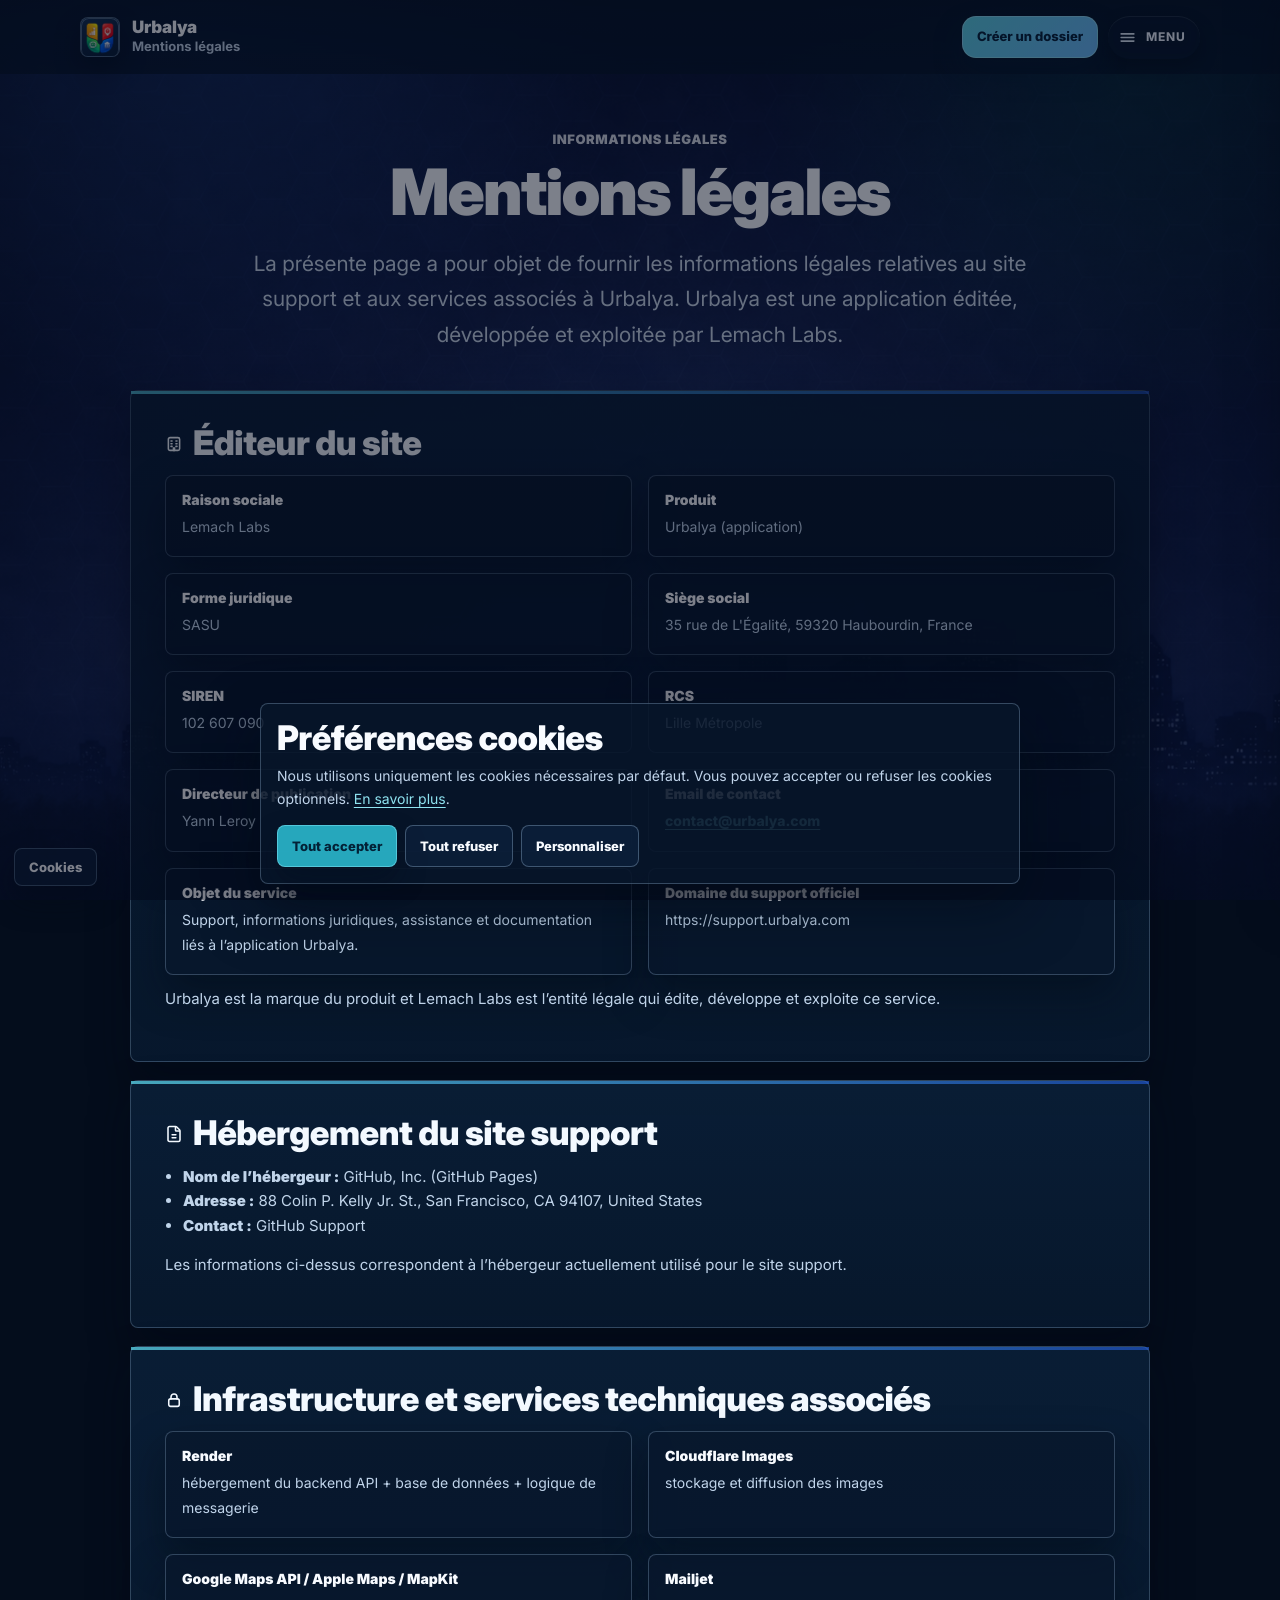
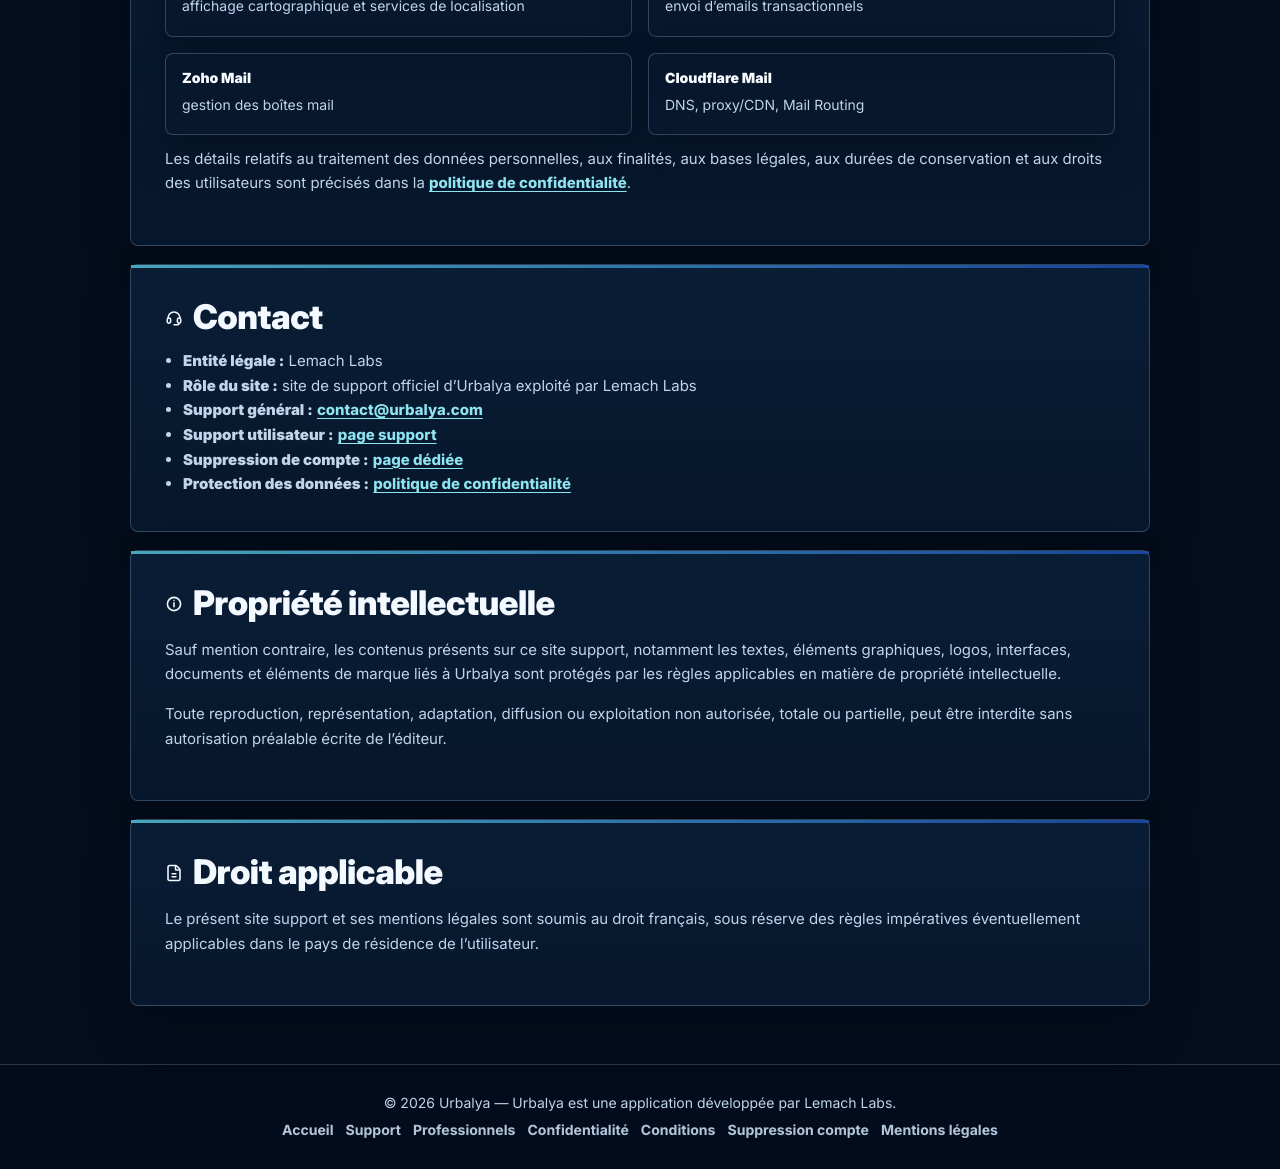
<file: docs/mentions-legales.html>
<!doctype html>
<html lang="fr">
<head>
  <meta charset="utf-8" />
  <meta name="viewport" content="width=device-width,initial-scale=1,viewport-fit=cover" />
  <title>Mentions légales — Urbalya</title>
  <meta
    name="description"
    content="Mentions légales du site support Urbalya : éditeur, contact, hébergement et services techniques."
  />
  <meta name="theme-color" content="#0b1220" />

  <link rel="icon" type="image/png" href="logo.png" />
  <link rel="apple-touch-icon" href="logo.png" />

  <link rel="preconnect" href="https://fonts.googleapis.com" />
  <link rel="preconnect" href="https://fonts.gstatic.com" crossorigin />
  <link
    href="https://fonts.googleapis.com/css2?family=Inter:wght@400;500;600;700;800;900&display=swap"
    rel="stylesheet"
  />
  <link rel="stylesheet" href="cookie-consent.css" />

  <style>
    :root {
      --bg: #0B1220;
      --panel: #0F172A;
      --text: #E5E7EB;
      --muted: #94A3B8;
      --line: rgba(255, 255, 255, 0.10);
      --line2: rgba(255, 255, 255, 0.14);
      --shadow: 0 18px 50px rgba(0, 0, 0, 0.45);
      --shadow2: 0 10px 30px rgba(0, 0, 0, 0.35);
      --radius: 18px;
      --accent: #3B82F6;
      --accentSoft: rgba(59, 130, 246, 0.14);
      --warn: #F59E0B;
      --warnSoft: rgba(245, 158, 11, 0.10);
      --container: 1100px;
      --tap: 44px;
      --navH: 64px;
      --focus: 0 0 0 4px rgba(59, 130, 246, 0.25);
    }

    * { box-sizing: border-box; min-width: 0; }
    html, body { height: 100%; width: 100%; }
    body {
      margin: 0;
      overflow-x: hidden;
      font-family: Inter, system-ui, -apple-system, Segoe UI, Roboto, Helvetica, Arial, sans-serif;
      color: var(--text);
      background: var(--bg);
      -webkit-font-smoothing: antialiased;
      -moz-osx-font-smoothing: grayscale;
      text-rendering: geometricPrecision;
    }

    a {
      color: inherit;
      text-decoration: none;
      overflow-wrap: anywhere;
      word-break: break-word;
    }

    button { font-family: inherit; }
    strong { font-weight: 900; }

    .container {
      max-width: var(--container);
      width: 100%;
      margin: 0 auto;
      padding: 0 16px;
    }

    @media (min-width: 720px) {
      .container { padding: 0 20px; }
    }

    .skip {
      position: absolute;
      left: 12px;
      top: 12px;
      padding: 10px 12px;
      border-radius: 12px;
      background: rgba(2, 6, 23, 0.95);
      border: 1px solid var(--line2);
      transform: translateY(-200%);
      transition: transform .15s ease;
      z-index: 9999;
    }

    .skip:focus {
      transform: translateY(0);
      outline: none;
      box-shadow: var(--focus);
    }

    :focus { outline: none; }
    :focus-visible { box-shadow: var(--focus); border-radius: 12px; }

    .ico { width: 18px; height: 18px; display: inline-block; flex: 0 0 auto; }
    .ico.sm { width: 16px; height: 16px; }
    .ico.xl { width: 22px; height: 22px; }

    .nav {
      position: sticky;
      top: 0;
      z-index: 50;
      backdrop-filter: blur(10px);
      background: rgba(11, 18, 32, 0.82);
      border-bottom: 1px solid var(--line);
      padding-top: env(safe-area-inset-top);
    }

    .nav-inner {
      min-height: var(--navH);
      display: flex;
      align-items: center;
      justify-content: space-between;
      gap: 12px;
    }

    .brand {
      display: flex;
      align-items: center;
      gap: 12px;
      min-width: 0;
    }

    .logo {
      width: 38px;
      height: 38px;
      border-radius: 12px;
      overflow: hidden;
      flex: 0 0 auto;
    }

    .logo-img {
      width: 100%;
      height: 100%;
      object-fit: cover;
    }

    .brand-text {
      display: flex;
      flex-direction: column;
      line-height: 1.05;
      min-width: 0;
    }

    .brand-text strong {
      font-weight: 900;
      letter-spacing: .2px;
      font-size: 15px;
      white-space: nowrap;
      overflow: hidden;
      text-overflow: ellipsis;
    }

    .brand-text small {
      display: block;
      color: var(--muted);
      font-weight: 600;
      letter-spacing: .2px;
      font-size: 12px;
      margin-top: 2px;
      white-space: nowrap;
      overflow: hidden;
      text-overflow: ellipsis;
    }

    .nav-actions {
      display: flex;
      align-items: center;
      gap: 10px;
    }

    .nav-toggle {
      width: var(--tap);
      height: var(--tap);
      border-radius: 14px;
      border: 1px solid var(--line);
      background: rgba(15, 23, 42, .45);
      display: inline-flex;
      align-items: center;
      justify-content: center;
      cursor: pointer;
      transition: transform .12s ease, background .12s ease, border-color .12s ease;
      color: var(--text);
    }

    .nav-toggle:hover {
      transform: translateY(-1px);
      background: rgba(15, 23, 42, .65);
      border-color: rgba(255, 255, 255, .18);
    }

    .pill {
      display: inline-flex;
      align-items: center;
      justify-content: center;
      gap: 8px;
      padding: 10px 12px;
      border-radius: 999px;
      border: 1px solid var(--line);
      background: rgba(15, 23, 42, .45);
      transition: transform .12s ease, background .12s ease, border-color .12s ease;
      color: var(--text);
      font-weight: 900;
      font-size: 14px;
      line-height: 1;
      white-space: nowrap;
      min-height: 38px;
    }

    .pill:hover {
      transform: translateY(-1px);
      background: rgba(15, 23, 42, .65);
      border-color: rgba(255, 255, 255, .18);
    }

    .pill.primary {
      border: 1px solid rgba(255, 255, 255, .12);
      background: rgba(59, 130, 246, .92);
      box-shadow: 0 14px 30px rgba(59, 130, 246, .14);
      color: #fff;
    }

    .pill.danger,
    .pill.danger[aria-current="page"] {
      border: 1px solid rgba(239, 68, 68, .55);
      background: rgba(239, 68, 68, .92);
      color: #fff;
      box-shadow: 0 14px 30px rgba(239, 68, 68, .20);
    }

    .pill.danger:hover {
      background: rgba(220, 38, 38, .95);
      border-color: rgba(252, 165, 165, .65);
    }

    .pill[aria-current="page"] {
      background: rgba(245, 158, 11, .20);
      border-color: rgba(245, 158, 11, .55);
      color: #FDE68A;
    }
    .store-link{
      width: clamp(220px, 50vw, 300px);
      padding: 0;
      overflow: hidden;
      border-radius: 12px;
      background: transparent !important;
      box-shadow: 0 6px 16px rgba(2,6,23,.35);
      min-height: auto;
    }
    
    .store-link:hover{
      background: rgba(15,23,42,.15) !important;
      border-color: rgba(226,232,240,.95) !important;
    }
    
    .store-badge{
      display: block;
      width: 100%;
      height: auto;
    }
    
    .drawer .store-link{
      display: block;
      width: 100%;
      max-width: none;
      min-height: auto;
      border-width: 0;
      box-shadow: none;
      margin: 0;
      align-self: stretch;
    }
    
    .drawer .store-badge{
      display: block;
      width: 100%;
      max-width: none;
      max-height: none;
      height: auto;
      margin: 0;
      object-fit: contain;
    }


    .backdrop {
      position: fixed;
      inset: 0;
      background: rgba(2, 6, 23, .60);
      backdrop-filter: blur(6px);
      opacity: 0;
      pointer-events: none;
      transition: opacity .18s ease;
      z-index: 80;
    }

    .drawer {
      position: fixed;
      top: env(safe-area-inset-top);
      right: 0;
      width: min(92vw, 360px);
      height: calc(100vh - env(safe-area-inset-top));
      background: rgba(15, 23, 42, .94);
      border-left: 1px solid var(--line);
      box-shadow: 0 30px 80px rgba(0, 0, 0, .55);
      transform: translateX(110%);
      transition: transform .22s ease;
      z-index: 90;
      display: flex;
      flex-direction: column;
      padding: 14px;
    }

    .drawer-head {
      display: flex;
      align-items: center;
      justify-content: space-between;
      gap: 10px;
      padding: 8px 6px 12px;
      border-bottom: 1px solid var(--line);
    }

    .drawer-close {
      width: var(--tap);
      height: var(--tap);
      border-radius: 14px;
      border: 1px solid var(--line);
      background: rgba(2, 6, 23, .35);
      display: inline-flex;
      align-items: center;
      justify-content: center;
      cursor: pointer;
      color: var(--text);
    }

    .drawer-nav {
      display: flex;
      flex-direction: column;
      gap: 10px;
      padding: 14px 6px;
    }

    .drawer .pill {
      width: 100%;
      justify-content: center;
      padding: 14px 12px;
      border-radius: 16px;
      font-size: 15px;
      min-height: 46px;
    }

    .drawer-foot {
      margin-top: auto;
      padding: 12px 6px 6px;
      border-top: 1px solid var(--line);
      color: var(--muted);
      font-size: 13px;
      line-height: 1.5;
      display: flex;
      flex-direction: column;
      gap: 10px;
    }

    .drawer-foot .pill {
      width: 100%;
      justify-content: center;
      border-radius: 14px;
    }

    html.menu-open body { overflow: hidden; }
    html.menu-open .backdrop { opacity: 1; pointer-events: auto; }
    html.menu-open .drawer { transform: translateX(0); }

    main {
      padding-top: 24px;
      padding-bottom: 28px;
    }

    .hero {
      border-radius: var(--radius);
      border: 1px solid var(--line);
      background: rgba(15, 23, 42, 0.55);
      box-shadow: var(--shadow);
      padding: 20px;
      position: relative;
      overflow: hidden;
    }
    .hero:before {
      content: "";
      position: absolute;
      left: 0;
      right: 0;
      top: 0;
      height: 4px;
      background: rgba(239,68,68,.85);
      opacity: .95;
    }

    .badge {
      display: inline-flex;
      align-items: center;
      gap: 8px;
      border: 1px solid rgba(59, 130, 246, 0.30);
      background: var(--accentSoft);
      color: #BFDBFE;
      border-radius: 999px;
      padding: 8px 12px;
      font-size: 12px;
      font-weight: 900;
    }

    h1 {
      margin: 12px 0 8px;
      font-size: clamp(28px, 5vw, 40px);
      line-height: 1.05;
      letter-spacing: -0.5px;
    }

    .lead {
      margin: 0;
      color: var(--muted);
      font-size: 15px;
      line-height: 1.8;
    }

    .notice {
      margin-top: 16px;
      border-radius: 14px;
      border: 1px solid rgba(245, 158, 11, 0.30);
      background: var(--warnSoft);
      color: #FDE68A;
      padding: 12px 14px;
      font-size: 13px;
      line-height: 1.75;
    }

    .sections {
      margin-top: 18px;
      display: grid;
      grid-template-columns: 1fr;
      gap: 14px;
    }

    .section-card {
      border-radius: var(--radius);
      border: 1px solid var(--line);
      background: rgba(15, 23, 42, 0.55);
      box-shadow: var(--shadow2);
      padding: 18px;
    }

    .section-card h2 {
      margin: 0 0 12px;
      display: flex;
      align-items: center;
      gap: 10px;
      font-size: 20px;
      line-height: 1.2;
    }

    .section-card p,
    .section-card li {
      color: var(--muted);
      font-size: 14px;
      line-height: 1.8;
    }

    .section-card ul {
      margin: 0;
      padding-left: 18px;
    }

    .grid {
      display: grid;
      grid-template-columns: 1fr;
      gap: 12px;
    }

    @media (min-width: 860px) {
      .grid {
        grid-template-columns: repeat(2, minmax(0, 1fr));
      }
    }

    .info-box {
      border-radius: 16px;
      border: 1px solid var(--line);
      background: rgba(2, 6, 23, 0.22);
      padding: 14px;
    }

    .info-box strong {
      display: block;
      margin-bottom: 6px;
      color: var(--text);
      font-size: 14px;
    }

    .info-box span,
    .info-box a {
      color: var(--muted);
      font-size: 14px;
      line-height: 1.8;
    }

    .tag {
      display: inline-flex;
      align-items: center;
      min-height: 28px;
      padding: 4px 10px;
      border-radius: 999px;
      font-size: 12px;
      font-weight: 900;
      color: #BFDBFE;
      border: 1px solid rgba(59, 130, 246, 0.26);
      background: rgba(59, 130, 246, 0.12);
    }

    .link {
      font-weight: 900;
      text-decoration: underline;
      text-underline-offset: 4px;
      text-decoration-thickness: 2px;
    }

    footer {
      border-top: 1px solid var(--line);
      background: rgba(11, 18, 32, 0.55);
      padding: 18px 0;
      color: var(--muted);
      font-size: 14px;
    }

    .foot {
      display: flex;
      align-items: center;
      justify-content: space-between;
      gap: 12px;
      flex-wrap: wrap;
    }

    .foot a {
      color: var(--text);
      font-weight: 900;
      opacity: 0.92;
    }

    .foot a:hover { opacity: 1; }

    @media (prefers-reduced-motion: reduce) {
      * { scroll-behavior: auto !important; }
      .pill, .nav-toggle { transition: none; }
    }
    /* Menu variant: list minimal (sans cartes) */
    .drawer{
      background: rgba(7,18,38,.92);
      backdrop-filter: blur(16px);
      color:#E6EEF8;
    }

    .drawer-title,
    .drawer-close{
      color:#E6EEF8;
    }

    .drawer-nav{
      gap:0;
      padding:12px 2px 8px;
    }

    .drawer .pill{
      position:relative;
      width:100%;
      justify-content:flex-start;
      gap:12px;
      padding:13px 4px;
      min-height:52px;
      border:0;
      border-radius:0;
      background:transparent !important;
      color:inherit;
      box-shadow:none;
      transform:none;
    }

    .drawer .pill::after{
      content:"";
      position:absolute;
      left:0;
      right:0;
      bottom:0;
      height:1px;
      background:linear-gradient(90deg, rgba(255,255,255,.14), rgba(255,255,255,.04));
      pointer-events:none;
    }

    .drawer .pill::before{
      content:"";
      position:absolute;
      left:-4px;
      top:50%;
      width:2px;
      height:0;
      border-radius:999px;
      background:linear-gradient(180deg,#7DD3FC,#38BDF8);
      transform:translateY(-50%);
      transition:height .18s ease, opacity .18s ease;
      opacity:0;
    }

    .drawer .pill:hover,
    .drawer .pill[aria-current="page"]{
      background:linear-gradient(90deg, rgba(56,189,248,.12), rgba(56,189,248,.03)) !important;
    }

    .drawer .pill:hover::before,
    .drawer .pill[aria-current="page"]::before{
      height:28px;
      opacity:1;
    }

    .drawer .pill[aria-current="page"]{
      color:#F2F8FF;
      border-color:transparent;
    }

    .drawer .pill .ico{
      width:18px;
      height:18px;
      padding:0;
      border:0;
      border-radius:0;
      background:transparent !important;
      box-shadow:none;
      opacity:.95;
      flex:0 0 18px;
      color:#BFD2E6;
    }

    .drawer .pill.primary,
    .drawer .pill.danger{
      color:inherit;
    }

    .drawer .pill.danger{
      color:#FF8D98;
    }

    .drawer-nav > .store-link:nth-last-child(2){
      margin-top:16px;
      position:relative;
    }

    .drawer-nav > .store-link:nth-last-child(2)::before{
      content:"App mobile";
      position:absolute;
      left:0;
      top:-10px;
      transform:translateY(-100%);
      font-size:11px;
      letter-spacing:.15em;
      text-transform:uppercase;
      color:#9FB3CC;
      font-weight:800;
      pointer-events:none;
    }

    .drawer .store-link{
      padding:0;
      margin-top:10px;
      border:1px solid rgba(255,255,255,.14);
      border-radius:12px;
      overflow:hidden;
      background:rgba(10,24,45,.55) !important;
      min-height:auto;
    }

    .drawer .store-link::before,
    .drawer .store-link::after{
      display:none;
    }

    .drawer .store-link .ico{
      display:none;
    }

    .drawer .store-link .store-badge{
      width:100%;
      display:block;
    }

    .drawer-foot{
      padding:10px 2px 0;
      gap:0;
      border-top:1px solid rgba(255,255,255,.12);
    }

    .drawer-foot .pill{
      min-height:52px;
    }

    .drawer-foot .pill.primary,
    .drawer-foot .pill.primary[href*="billing"],
    .drawer-foot .pill.primary[href^="mailto"]{
      background:transparent !important;
      color:inherit;
    }

    @media (max-width:640px){
      .drawer{
        width:min(94vw, 350px);
      }

      .drawer .pill{
        min-height:50px;
        padding:12px 3px;
      }
    }

</style>
  <link rel="stylesheet" href="site.css" />
</head>

<body>
  <a class="skip" href="#main">Aller au contenu principal</a>

    <svg width="0" height="0" style="position:absolute">
    <symbol id="i-menu" viewBox="0 0 24 24">
      <path d="M4 7.5h16M4 12h16M4 16.5h16" fill="none" stroke="currentColor" stroke-width="2.1" stroke-linecap="round" />
    </symbol>

    <symbol id="i-x" viewBox="0 0 24 24">
      <path d="M6 6l12 12M18 6 6 18" fill="none" stroke="currentColor" stroke-width="2.1" stroke-linecap="round" />
    </symbol>

    <symbol id="i-arrow-left" viewBox="0 0 24 24">
      <path d="M19 12H5" fill="none" stroke="currentColor" stroke-width="2.1" stroke-linecap="round" />
      <path d="m11 6-6 6 6 6" fill="none" stroke="currentColor" stroke-width="2.1" stroke-linecap="round" stroke-linejoin="round" />
    </symbol>

    <symbol id="i-arrow-right" viewBox="0 0 24 24">
      <path d="M5 12h14" fill="none" stroke="currentColor" stroke-width="2.1" stroke-linecap="round" />
      <path d="m13 6 6 6-6 6" fill="none" stroke="currentColor" stroke-width="2.1" stroke-linecap="round" stroke-linejoin="round" />
    </symbol>

    <symbol id="i-support" viewBox="0 0 24 24">
      <path d="M4 12a8 8 0 0 1 16 0" fill="none" stroke="currentColor" stroke-width="2.1" stroke-linecap="round" />
      <rect x="3" y="12" width="4.5" height="7" rx="2.2" fill="none" stroke="currentColor" stroke-width="2.1" />
      <rect x="16.5" y="12" width="4.5" height="7" rx="2.2" fill="none" stroke="currentColor" stroke-width="2.1" />
      <path d="M18.8 19.5A2.4 2.4 0 0 1 16.6 21H12" fill="none" stroke="currentColor" stroke-width="2.1" stroke-linecap="round" />
    </symbol>

    <symbol id="i-home" viewBox="0 0 24 24">
      <path d="M3.8 10.6 12 4l8.2 6.6" fill="none" stroke="currentColor" stroke-width="2.1" stroke-linecap="round" stroke-linejoin="round"/>
      <path d="M6.5 9.8V20h11V9.8" fill="none" stroke="currentColor" stroke-width="2.1" stroke-linejoin="round"/>
      <path d="M10 20v-5h4v5" fill="none" stroke="currentColor" stroke-width="2.1" stroke-linejoin="round"/>
    </symbol>

    <symbol id="i-lock" viewBox="0 0 24 24">
      <rect x="5" y="10.5" width="14" height="10" rx="2.4" fill="none" stroke="currentColor" stroke-width="2.1" />
      <path d="M8 10.5V8a4 4 0 1 1 8 0v2.5" fill="none" stroke="currentColor" stroke-width="2.1" stroke-linecap="round" />
    </symbol>

    <symbol id="i-file" viewBox="0 0 24 24">
      <path d="M6 22a2 2 0 0 1-2-2V4a2 2 0 0 1 2-2h8a2.4 2.4 0 0 1 1.7.7L19.3 6.3A2.4 2.4 0 0 1 20 8v12a2 2 0 0 1-2 2Z" fill="none" stroke="currentColor" stroke-width="2.1" stroke-linejoin="round" />
      <path d="M14 2v5a1 1 0 0 0 1 1h5" fill="none" stroke="currentColor" stroke-width="2.1" stroke-linejoin="round" />
      <path d="M9.5 13h5M9.5 17h5" fill="none" stroke="currentColor" stroke-width="2.1" stroke-linecap="round" />
    </symbol>

    <symbol id="i-mail" viewBox="0 0 24 24">
      <rect x="3.5" y="5.5" width="17" height="13" rx="2.2" fill="none" stroke="currentColor" stroke-width="2.1" />
      <path d="m4.5 8 7.5 5.2L19.5 8" fill="none" stroke="currentColor" stroke-width="2.1" stroke-linejoin="round" />
    </symbol>

    <symbol id="i-life" viewBox="0 0 24 24">
      <path d="M4 12h3.3l1.9-3.4L12 16l2.2-4h5.8" fill="none" stroke="currentColor" stroke-width="2.1" stroke-linecap="round" stroke-linejoin="round" />
      <circle cx="12" cy="12" r="8.8" fill="none" stroke="currentColor" stroke-width="2.1" />
    </symbol>

    <symbol id="i-map" viewBox="0 0 24 24">
      <path d="M9 4 3.8 6.2v13.6L9 17.6l6 2.4 5.2-2.2V4.2L15 6.4Z" fill="none" stroke="currentColor" stroke-width="2.1" stroke-linejoin="round" />
      <path d="M9 4v13.6M15 6.4V20" fill="none" stroke="currentColor" stroke-width="2.1" stroke-linecap="round" />
    </symbol>

    <symbol id="i-bell" viewBox="0 0 24 24">
      <path d="M6.8 16h10.4" fill="none" stroke="currentColor" stroke-width="2.1" stroke-linecap="round" />
      <path d="M8.2 16V10a3.8 3.8 0 1 1 7.6 0v6" fill="none" stroke="currentColor" stroke-width="2.1" stroke-linejoin="round" />
      <path d="M10.4 18a1.8 1.8 0 0 0 3.2 0" fill="none" stroke="currentColor" stroke-width="2.1" stroke-linecap="round" />
    </symbol>

    <symbol id="i-building" viewBox="0 0 24 24">
      <rect x="4.5" y="3.5" width="15" height="17" rx="2.2" fill="none" stroke="currentColor" stroke-width="2.1" />
      <path d="M8 8h1.4M8 11.6h1.4M8 15.2h1.4M14.6 8H16M14.6 11.6H16M14.6 15.2H16M11.3 20.5v-3h1.4v3" fill="none" stroke="currentColor" stroke-width="2.1" stroke-linecap="round" />
    </symbol>

    <symbol id="i-camera" viewBox="0 0 24 24">
      <path d="M4.5 8h3.8l1.6-2h4.2l1.6 2h3.8a1.9 1.9 0 0 1 1.9 1.9V18a1.9 1.9 0 0 1-1.9 1.9H4.5A1.9 1.9 0 0 1 2.6 18V9.9A1.9 1.9 0 0 1 4.5 8Z" fill="none" stroke="currentColor" stroke-width="2.1" stroke-linejoin="round" />
      <circle cx="12" cy="13.2" r="3.2" fill="none" stroke="currentColor" stroke-width="2.1" />
    </symbol>

    <symbol id="i-users" viewBox="0 0 24 24">
      <circle cx="9" cy="7.2" r="3" fill="none" stroke="currentColor" stroke-width="2.1" />
      <path d="M3.8 20v-1.2A4.2 4.2 0 0 1 8 14.6h2a4.2 4.2 0 0 1 4.2 4.2V20" fill="none" stroke="currentColor" stroke-width="2.1" stroke-linejoin="round" />
      <path d="M16 4.6a2.8 2.8 0 0 1 0 5.4M20.2 20v-1a3.7 3.7 0 0 0-3-3.6" fill="none" stroke="currentColor" stroke-width="2.1" stroke-linecap="round" />
    </symbol>

    <symbol id="i-shield" viewBox="0 0 24 24">
      <path d="M12 2.8 20 6.6v5.3c0 5.1-3.5 9.2-8 10.3-4.5-1.1-8-5.2-8-10.3V6.6Z" fill="none" stroke="currentColor" stroke-width="2.1" stroke-linejoin="round" />
      <path d="m9 12.3 2.1 2.2 4-4.3" fill="none" stroke="currentColor" stroke-width="2.1" stroke-linecap="round" stroke-linejoin="round" />
    </symbol>

    <symbol id="i-check" viewBox="0 0 24 24">
      <path d="m20 7.5-10 10-5-5" fill="none" stroke="currentColor" stroke-width="2.2" stroke-linecap="round" stroke-linejoin="round" />
    </symbol>

    <symbol id="i-news-premium" viewBox="0 0 24 24">
      <rect x="3" y="4" width="18" height="16" rx="3" fill="none" stroke="currentColor" stroke-width="2" />
      <rect x="6.5" y="7" width="4.8" height="4.2" rx="1" fill="none" stroke="currentColor" stroke-width="2" />
      <path d="M13.6 8.1H18" fill="none" stroke="currentColor" stroke-width="2" stroke-linecap="round" />
      <path d="M13.6 10.6H18" fill="none" stroke="currentColor" stroke-width="2" stroke-linecap="round" />
      <path d="M6.5 14.5H18" fill="none" stroke="currentColor" stroke-width="2" stroke-linecap="round" />
      <path d="M6.5 17.1H14.8" fill="none" stroke="currentColor" stroke-width="2" stroke-linecap="round" />
    </symbol>

    <symbol id="i-signal-premium" viewBox="0 0 24 24">
      <path d="M12 21.25s-6.8-4.4-6.8-10.5a6.8 6.8 0 0 1 13.6 0c0 6.1-6.8 10.5-6.8 10.5Z" fill="none" stroke="currentColor" stroke-width="2" stroke-linejoin="round" />
      <path d="M12 8.25v3.6" fill="none" stroke="currentColor" stroke-width="2.2" stroke-linecap="round" />
      <circle cx="12" cy="14.4" r="1.1" fill="currentColor" />
    </symbol>

    <symbol id="i-ranking-premium" viewBox="0 0 24 24">
      <path d="M8 4.5h8v2.7a4 4 0 1 1-8 0V4.5Z" fill="none" stroke="currentColor" stroke-width="2" stroke-linejoin="round" />
      <path d="M8 7.3H5.5a2.5 2.5 0 0 0 2.5 2.5" fill="none" stroke="currentColor" stroke-width="2" stroke-linecap="round" />
      <path d="M16 7.3h2.5a2.5 2.5 0 0 1-2.5 2.5" fill="none" stroke="currentColor" stroke-width="2" stroke-linecap="round" />
      <path d="M12 11.2v5.1" fill="none" stroke="currentColor" stroke-width="2" stroke-linecap="round" />
      <path d="M9.2 20h5.6" fill="none" stroke="currentColor" stroke-width="2" stroke-linecap="round" />
      <path d="M10.2 14.6h3.6" fill="none" stroke="currentColor" stroke-width="2" stroke-linecap="round" />
    </symbol>

    <symbol id="i-alert" viewBox="0 0 24 24">
      <path d="M12 3.5 21 19.5H3L12 3.5Z" fill="none" stroke="currentColor" stroke-width="2.1" stroke-linejoin="round"/>
      <path d="M12 9.2v4.8" fill="none" stroke="currentColor" stroke-width="2.1" stroke-linecap="round"/>
      <circle cx="12" cy="17" r="1.1" fill="currentColor"/>
    </symbol>

    <symbol id="i-ban" viewBox="0 0 24 24">
      <circle cx="12" cy="12" r="8.8" fill="none" stroke="currentColor" stroke-width="2.1"/>
      <path d="M7.8 7.8 16.2 16.2" fill="none" stroke="currentColor" stroke-width="2.1" stroke-linecap="round"/>
    </symbol>

    <symbol id="i-book" viewBox="0 0 24 24">
      <path d="M5.5 4.5h5.8a2.2 2.2 0 0 1 2.2 2.2V20a2.2 2.2 0 0 0-2.2-2.2H5.5Z" fill="none" stroke="currentColor" stroke-width="2.1" stroke-linejoin="round"/>
      <path d="M18.5 4.5h-5.8a2.2 2.2 0 0 0-2.2 2.2" fill="none" stroke="currentColor" stroke-width="2.1" stroke-linecap="round"/>
      <path d="M18.5 4.5V20h-5.8a2.2 2.2 0 0 0-2.2 2.2" fill="none" stroke="currentColor" stroke-width="2.1" stroke-linejoin="round"/>
    </symbol>

    <symbol id="i-image" viewBox="0 0 24 24">
      <rect x="3.5" y="4.5" width="17" height="15" rx="2.2" fill="none" stroke="currentColor" stroke-width="2.1"/>
      <circle cx="9" cy="9" r="1.8" fill="none" stroke="currentColor" stroke-width="2.1"/>
      <path d="m5.8 17 4.8-5 3.3 3 2.7-2.8 2.6 4.8" fill="none" stroke="currentColor" stroke-width="2.1" stroke-linecap="round" stroke-linejoin="round"/>
    </symbol>

    <symbol id="i-link" viewBox="0 0 24 24">
      <path d="M9.2 14.8 7.4 16.6a3.5 3.5 0 1 1-4.9-4.9l1.8-1.8" fill="none" stroke="currentColor" stroke-width="2.1" stroke-linecap="round"/>
      <path d="m14.8 9.2 1.8-1.8a3.5 3.5 0 1 1 4.9 4.9l-1.8 1.8" fill="none" stroke="currentColor" stroke-width="2.1" stroke-linecap="round"/>
      <path d="m8.8 15.2 6.4-6.4" fill="none" stroke="currentColor" stroke-width="2.1" stroke-linecap="round"/>
    </symbol>

    <symbol id="i-pause" viewBox="0 0 24 24">
      <rect x="7" y="5.5" width="3.8" height="13" rx="1.5" fill="none" stroke="currentColor" stroke-width="2.1"/>
      <rect x="13.2" y="5.5" width="3.8" height="13" rx="1.5" fill="none" stroke="currentColor" stroke-width="2.1"/>
    </symbol>

    <symbol id="i-refresh" viewBox="0 0 24 24">
      <path d="M19.2 9.2A8.2 8.2 0 1 0 20 12" fill="none" stroke="currentColor" stroke-width="2.1" stroke-linecap="round"/>
      <path d="M20 4.5v5.5h-5.5" fill="none" stroke="currentColor" stroke-width="2.1" stroke-linecap="round" stroke-linejoin="round"/>
    </symbol>

    <symbol id="i-clock" viewBox="0 0 24 24">
      <circle cx="12" cy="12" r="8.8" fill="none" stroke="currentColor" stroke-width="2.1"/>
      <path d="M12 7.5v4.9l3.5 2" fill="none" stroke="currentColor" stroke-width="2.1" stroke-linecap="round" stroke-linejoin="round"/>
    </symbol>

    <symbol id="i-target" viewBox="0 0 24 24">
      <circle cx="12" cy="12" r="8.8" fill="none" stroke="currentColor" stroke-width="2.1"/>
      <circle cx="12" cy="12" r="4.8" fill="none" stroke="currentColor" stroke-width="2.1"/>
      <circle cx="12" cy="12" r="1.6" fill="currentColor"/>
    </symbol>

    <symbol id="i-hand" viewBox="0 0 24 24">
      <path d="M6.8 12v-1.2a1.8 1.8 0 0 1 3.6 0V12" fill="none" stroke="currentColor" stroke-width="2.1" stroke-linecap="round"/>
      <path d="M10.4 12V9.7a1.8 1.8 0 0 1 3.6 0V12" fill="none" stroke="currentColor" stroke-width="2.1" stroke-linecap="round"/>
      <path d="M14 12v-1a1.8 1.8 0 0 1 3.6 0v4.1c0 3.1-2.1 5.9-5.9 5.9H9c-2.1 0-3.4-1-4.4-3l-.9-1.9" fill="none" stroke="currentColor" stroke-width="2.1" stroke-linecap="round" stroke-linejoin="round"/>
    </symbol>

    <symbol id="i-baby" viewBox="0 0 24 24">
      <circle cx="12" cy="10" r="4.1" fill="none" stroke="currentColor" stroke-width="2.1"/>
      <path d="M6.2 21c1.1-3 3.3-4.9 5.8-4.9s4.7 1.9 5.8 4.9" fill="none" stroke="currentColor" stroke-width="2.1" stroke-linecap="round"/>
      <circle cx="10.4" cy="9.6" r=".7" fill="currentColor"/>
      <circle cx="13.6" cy="9.6" r=".7" fill="currentColor"/>
    </symbol>

    <symbol id="i-bug" viewBox="0 0 24 24">
      <path d="M8.8 9.5a3.2 3.2 0 0 1 6.4 0v4.2a4 4 0 0 1-8 0V9.5Z" fill="none" stroke="currentColor" stroke-width="2.1" stroke-linejoin="round"/>
      <path d="M12 6.2V4.4M8.2 10.2H5.3M18.7 10.2h-2.9M8.2 14H5.3M18.7 14h-2.9M10 19.6l-2 2M14 19.6l2 2" fill="none" stroke="currentColor" stroke-width="2.1" stroke-linecap="round"/>
    </symbol>

    <symbol id="i-flag" viewBox="0 0 24 24">
      <path d="M6 21V3.8" fill="none" stroke="currentColor" stroke-width="2.1" stroke-linecap="round"/>
      <path d="M6 5h12l-2 3.4L18 12H6" fill="none" stroke="currentColor" stroke-width="2.1" stroke-linejoin="round"/>
    </symbol>

    <symbol id="i-search" viewBox="0 0 24 24">
      <circle cx="10.8" cy="10.8" r="6.8" fill="none" stroke="currentColor" stroke-width="2.1"/>
      <path d="m19.2 19.2-3.6-3.6" fill="none" stroke="currentColor" stroke-width="2.1" stroke-linecap="round"/>
    </symbol>

    <symbol id="i-chevron" viewBox="0 0 24 24">
      <path d="m9 6 6 6-6 6" fill="none" stroke="currentColor" stroke-width="2.1" stroke-linecap="round" stroke-linejoin="round"/>
    </symbol>

    <symbol id="i-info" viewBox="0 0 24 24">
      <circle cx="12" cy="12" r="8.8" fill="none" stroke="currentColor" stroke-width="2.1"/>
      <path d="M12 10.4v5.1" fill="none" stroke="currentColor" stroke-width="2.1" stroke-linecap="round"/>
      <circle cx="12" cy="7.4" r="1" fill="currentColor"/>
    </symbol>

    <symbol id="i-stack" viewBox="0 0 24 24">
      <path d="m12 3.5 8.8 4.7L12 13 3.2 8.2 12 3.5Z" fill="none" stroke="currentColor" stroke-width="2.1" stroke-linejoin="round"/>
      <path d="m3.2 12.1 8.8 4.7 8.8-4.7" fill="none" stroke="currentColor" stroke-width="2.1" stroke-linejoin="round"/>
      <path d="m3.2 16.2 8.8 4.7 8.8-4.7" fill="none" stroke="currentColor" stroke-width="2.1" stroke-linejoin="round"/>
    </symbol>





    <symbol id="i-apple" viewBox="0 0 24 24">
      <path d="M16.45 13.15c0 2.75 2.22 3.62 2.22 3.62s-1.58 4.49-3.78 4.49c-1.06 0-1.98-.65-3.19-.65-1.21 0-2.2.65-3.18.65-2.04 0-4.12-4.09-4.12-7.44 0-2.99 1.9-4.63 3.8-4.63 1 0 2.01.77 3.2.77s2.11-.77 3.48-.77c.46 0 2.2.09 3.21 1.67-2.72 1.48-1.63 4.91 1.56 4.91Z" fill="currentColor"/>
      <path d="M14.66 2.83c-.57.79-1.55 1.37-2.45 1.31-.11-.96.35-1.93.87-2.63.61-.77 1.66-1.35 2.55-1.43.08.96-.27 1.93-.97 2.75Z" fill="currentColor"/>
    </symbol>
  </svg>


  <header class="nav" role="banner">
    <div class="container nav-inner">
      <a class="brand" href="index.html" aria-label="Aller à l'accueil Urbalya">
        <span class="logo" aria-hidden="true">
          <img class="logo-img" src="logo.png" alt="Urbalya" />
        </span>
        <span class="brand-text">
          <strong>Urbalya</strong>
          <small>Mentions légales</small>
        </span>
      </a>

      <div class="nav-actions">
        <a class="pill primary header-create-btn" href="professionnels/#pro-signup-section">Créer un dossier</a>
        <button
          class="nav-toggle"
          type="button"
          aria-label="Ouvrir le menu"
          aria-controls="drawer"
          aria-expanded="false"
          id="menuBtn"
        >
          <svg class="ico xl" aria-hidden="true"><use href="#i-menu"></use></svg>
        </button>
      </div>
    </div>
  </header>

  <div class="backdrop" id="backdrop" aria-hidden="true"></div>

  <aside class="drawer" id="drawer" role="dialog" aria-modal="true" aria-label="Menu">
    <div class="drawer-head">
      <div class="drawer-title">Navigation</div>
      <button class="drawer-close" type="button" aria-label="Fermer le menu" id="closeBtn">
        <svg class="ico xl" aria-hidden="true"><use href="#i-x"></use></svg>
      </button>
    </div>

    <nav class="drawer-nav" aria-label="Navigation mobile">
      <a class="pill" href="index.html">
        <svg class="ico" aria-hidden="true"><use href="#i-home"></use></svg>
        Accueil
      </a>
      <a class="pill" href="professionnels/">
        <svg class="ico" aria-hidden="true"><use href="#i-building"></use></svg>
        Compte Pro
      </a>
      <a class="pill" href="support.html">
        <svg class="ico" aria-hidden="true"><use href="#i-support"></use></svg>
        Support
      </a>
      <a class="pill" href="privacy.html">
        <svg class="ico" aria-hidden="true"><use href="#i-lock"></use></svg>
        Confidentialité
      </a>
      <a class="pill" href="terms.html">
        <svg class="ico" aria-hidden="true"><use href="#i-file"></use></svg>
        Conditions
      </a>
      <a class="pill" href="mentions-legales.html" aria-current="page">
        <svg class="ico" aria-hidden="true"><use href="#i-building"></use></svg>
        Mentions légales
      </a>
      <a class="pill primary store-link" href="https://apps.apple.com/app/urbalya/id6754794588" rel="noopener noreferrer" aria-label="Ouvrir l'App Store">
        <img class="store-badge" src="apple.png" alt="Télécharger sur l'App Store" loading="lazy" decoding="async" />
      </a>
      <a class="pill primary store-link" href="https://play.google.com/store/apps/details?id=com.urbalya.app&pcampaignid=web_share" rel="noopener noreferrer" aria-label="Ouvrir Google Play">
        <img class="store-badge" src="google.png" alt="Disponible sur Google Play" loading="lazy" decoding="async" />
      </a>
    </nav>

    <div class="drawer-foot">
      <a class="pill primary" href="billing.html">
        <svg class="ico" aria-hidden="true"><use href="#i-lock"></use></svg>
        Gerer mon compte
      </a>
      <a class="pill danger" href="delete-account.html">
        <svg class="ico" aria-hidden="true"><use href="#i-file"></use></svg>
        Supprimer mon compte
      </a>
      <a class="pill primary" href="mailto:contact@urbalya.com?subject=Support%20Urbalya">
        <svg class="ico" aria-hidden="true"><use href="#i-mail"></use></svg>
        Contactez-nous
      </a>
    </div>
  </aside>

  <main class="container legal-document-page mentions-page" id="main" role="main">
    <section class="hero page-hero" aria-label="Mentions légales Urbalya">
      <p class="page-kicker">Informations légales</p>
      <h1>Mentions légales</h1>

      <p class="lead">
        La présente page a pour objet de fournir les informations légales relatives au site support
        et aux services associés à Urbalya. Urbalya est une application éditée, développée et exploitée
        par Lemach Labs.
      </p>

    </section>

    <section class="sections" aria-label="Contenu légal">
      <article class="section-card">
        <h2>
          <svg class="ico" aria-hidden="true"><use href="#i-building"></use></svg>
          Éditeur du site
        </h2>

        <div class="grid">
          <div class="info-box">
            <strong>Raison sociale</strong>
            <span>Lemach Labs</span>
          </div>

          <div class="info-box">
            <strong>Produit</strong>
            <span>Urbalya (application)</span>
          </div>

          <div class="info-box">
            <strong>Forme juridique</strong>
            <span>SASU</span>
          </div>

          <div class="info-box">
            <strong>Siège social</strong>
            <span>35 rue de L'Égalité, 59320 Haubourdin, France</span>
          </div>

          <div class="info-box">
            <strong>SIREN</strong>
            <span>102 607 090 </span>
          </div>

          <div class="info-box">
            <strong>RCS</strong>
            <span>Lille Métropole</span>
          </div>

          <div class="info-box">
            <strong>Directeur de publication</strong>
            <span>Yann Leroy</span>
          </div>

          <div class="info-box">
            <strong>Email de contact</strong>
            <a class="link" href="mailto:contact@urbalya.com">contact@urbalya.com</a>
          </div>

          <div class="info-box">
            <strong>Objet du service</strong>
            <span>Support, informations juridiques, assistance et documentation liés à l’application Urbalya.</span>
          </div>

          <div class="info-box">
            <strong>Domaine du support officiel</strong>
            <span>https://support.urbalya.com</span>
          </div>
        </div>

        <p style="margin-top:12px;">
          Urbalya est la marque du produit et Lemach Labs est l’entité légale qui édite, développe
          et exploite ce service.
        </p>
      </article>

      <article class="section-card">
        <h2>
          <svg class="ico" aria-hidden="true"><use href="#i-file"></use></svg>
          Hébergement du site support
        </h2>

        <ul>
          <li><strong>Nom de l’hébergeur :</strong> GitHub, Inc. (GitHub Pages)</li>
          <li><strong>Adresse :</strong> 88 Colin P. Kelly Jr. St., San Francisco, CA 94107, United States</li>
          <li><strong>Contact :</strong> GitHub Support</li>
        </ul>

        <p>
          Les informations ci-dessus correspondent à l’hébergeur actuellement utilisé pour le site support.
        </p>
      </article>

      <article class="section-card">
        <h2>
          <svg class="ico" aria-hidden="true"><use href="#i-lock"></use></svg>
          Infrastructure et services techniques associés
        </h2>

        <div class="grid">
          <div class="info-box">
            <strong>Render</strong>
            <span>hébergement du backend API + base de données + logique de messagerie</span>
          </div>

          <div class="info-box">
            <strong>Cloudflare Images</strong>
            <span>stockage et diffusion des images</span>
          </div>

          <div class="info-box">
            <strong>Google Maps API / Apple Maps / MapKit</strong>
            <span>affichage cartographique et services de localisation</span>
          </div>

          <div class="info-box">
            <strong>Mailjet</strong>
            <span>envoi d’emails transactionnels</span>
          </div>

          <div class="info-box">
            <strong>Zoho Mail</strong>
            <span>gestion des boîtes mail</span>
          </div>

          <div class="info-box">
            <strong>Cloudflare Mail</strong>
            <span>DNS, proxy/CDN, Mail Routing</span>
          </div>
        </div>

        <p style="margin-top:12px;">
          Les détails relatifs au traitement des données personnelles, aux finalités, aux bases
          légales, aux durées de conservation et aux droits des utilisateurs sont précisés dans la
          <a class="link" href="privacy.html">politique de confidentialité</a>.
        </p>
      </article>

      <article class="section-card">
        <h2>
          <svg class="ico" aria-hidden="true"><use href="#i-support"></use></svg>
          Contact
        </h2>

        <ul>
          <li><strong>Entité légale :</strong> Lemach Labs</li>
          <li><strong>Rôle du site :</strong> site de support officiel d’Urbalya exploité par Lemach Labs</li>
          <li><strong>Support général :</strong> <a class="link" href="mailto:contact@urbalya.com">contact@urbalya.com</a></li>
          <li><strong>Support utilisateur :</strong> <a class="link" href="support.html">page support</a></li>
          <li><strong>Suppression de compte :</strong> <a class="link" href="delete-account.html">page dédiée</a></li>
          <li><strong>Protection des données :</strong> <a class="link" href="privacy.html">politique de confidentialité</a></li>
        </ul>
      </article>

      <article class="section-card">
        <h2>
          <svg class="ico" aria-hidden="true"><use href="#i-info"></use></svg>
          Propriété intellectuelle
        </h2>

        <p>
          Sauf mention contraire, les contenus présents sur ce site support, notamment les textes,
          éléments graphiques, logos, interfaces, documents et éléments de marque liés à Urbalya
          sont protégés par les règles applicables en matière de propriété intellectuelle.
        </p>

        <p>
          Toute reproduction, représentation, adaptation, diffusion ou exploitation non autorisée,
          totale ou partielle, peut être interdite sans autorisation préalable écrite de l’éditeur.
        </p>
      </article>

      <article class="section-card">
        <h2>
          <svg class="ico" aria-hidden="true"><use href="#i-file"></use></svg>
          Droit applicable
        </h2>

        <p>
          Le présent site support et ses mentions légales sont soumis au droit français, sous réserve
          des règles impératives éventuellement applicables dans le pays de résidence de
          l’utilisateur.
        </p>
      </article>
    </section>
  </main>

  <footer role="contentinfo">
    <div class="container foot">
      <div>
        © <span id="y"></span> Urbalya — Urbalya est une application développée par Lemach Labs.
      </div>

      <div style="display:flex;gap:12px;flex-wrap:wrap">
        <a href="index.html">Accueil</a>
        <a href="support.html">Support</a>
        <a href="professionnels/">Professionnels</a>
        <a href="privacy.html">Confidentialité</a>
        <a href="terms.html">Conditions</a>
        <a href="delete-account.html">Suppression compte</a>
        <a href="mentions-legales.html">Mentions légales</a>
      </div>
    </div>
  </footer>

  <script>
    document.getElementById('y').textContent = new Date().getFullYear();

    const root = document.documentElement;
    const btn = document.getElementById('menuBtn');
    const closeBtn = document.getElementById('closeBtn');
    const backdrop = document.getElementById('backdrop');
    const drawer = document.getElementById('drawer');

    let lastFocus = null;

    function setOpen(open) {
      if (open) {
        lastFocus = document.activeElement;
        root.classList.add('menu-open');
        btn.setAttribute('aria-expanded', 'true');
        backdrop.setAttribute('aria-hidden', 'false');
        const firstLink = drawer.querySelector('a, button');
        setTimeout(() => firstLink && firstLink.focus(), 50);
      } else {
        root.classList.remove('menu-open');
        btn.setAttribute('aria-expanded', 'false');
        backdrop.setAttribute('aria-hidden', 'true');
        if (lastFocus && typeof lastFocus.focus === 'function') {
          lastFocus.focus();
        }
      }
    }

    if (btn) btn.addEventListener('click', () => setOpen(true));
    if (closeBtn) closeBtn.addEventListener('click', () => setOpen(false));
    if (backdrop) backdrop.addEventListener('click', () => setOpen(false));

    document.addEventListener('keydown', (e) => {
      if (!root.classList.contains('menu-open')) return;
      if (e.key === 'Escape') {
        e.preventDefault();
        setOpen(false);
      }
    });

    if (drawer) {
      drawer.addEventListener('click', (e) => {
        const target = e.target;
        if (target && target.closest && target.closest('a')) {
          setOpen(false);
        }
      });
    }
  </script>

  <script src="cookie-consent.js"></script>
</body>
</html>
</file>
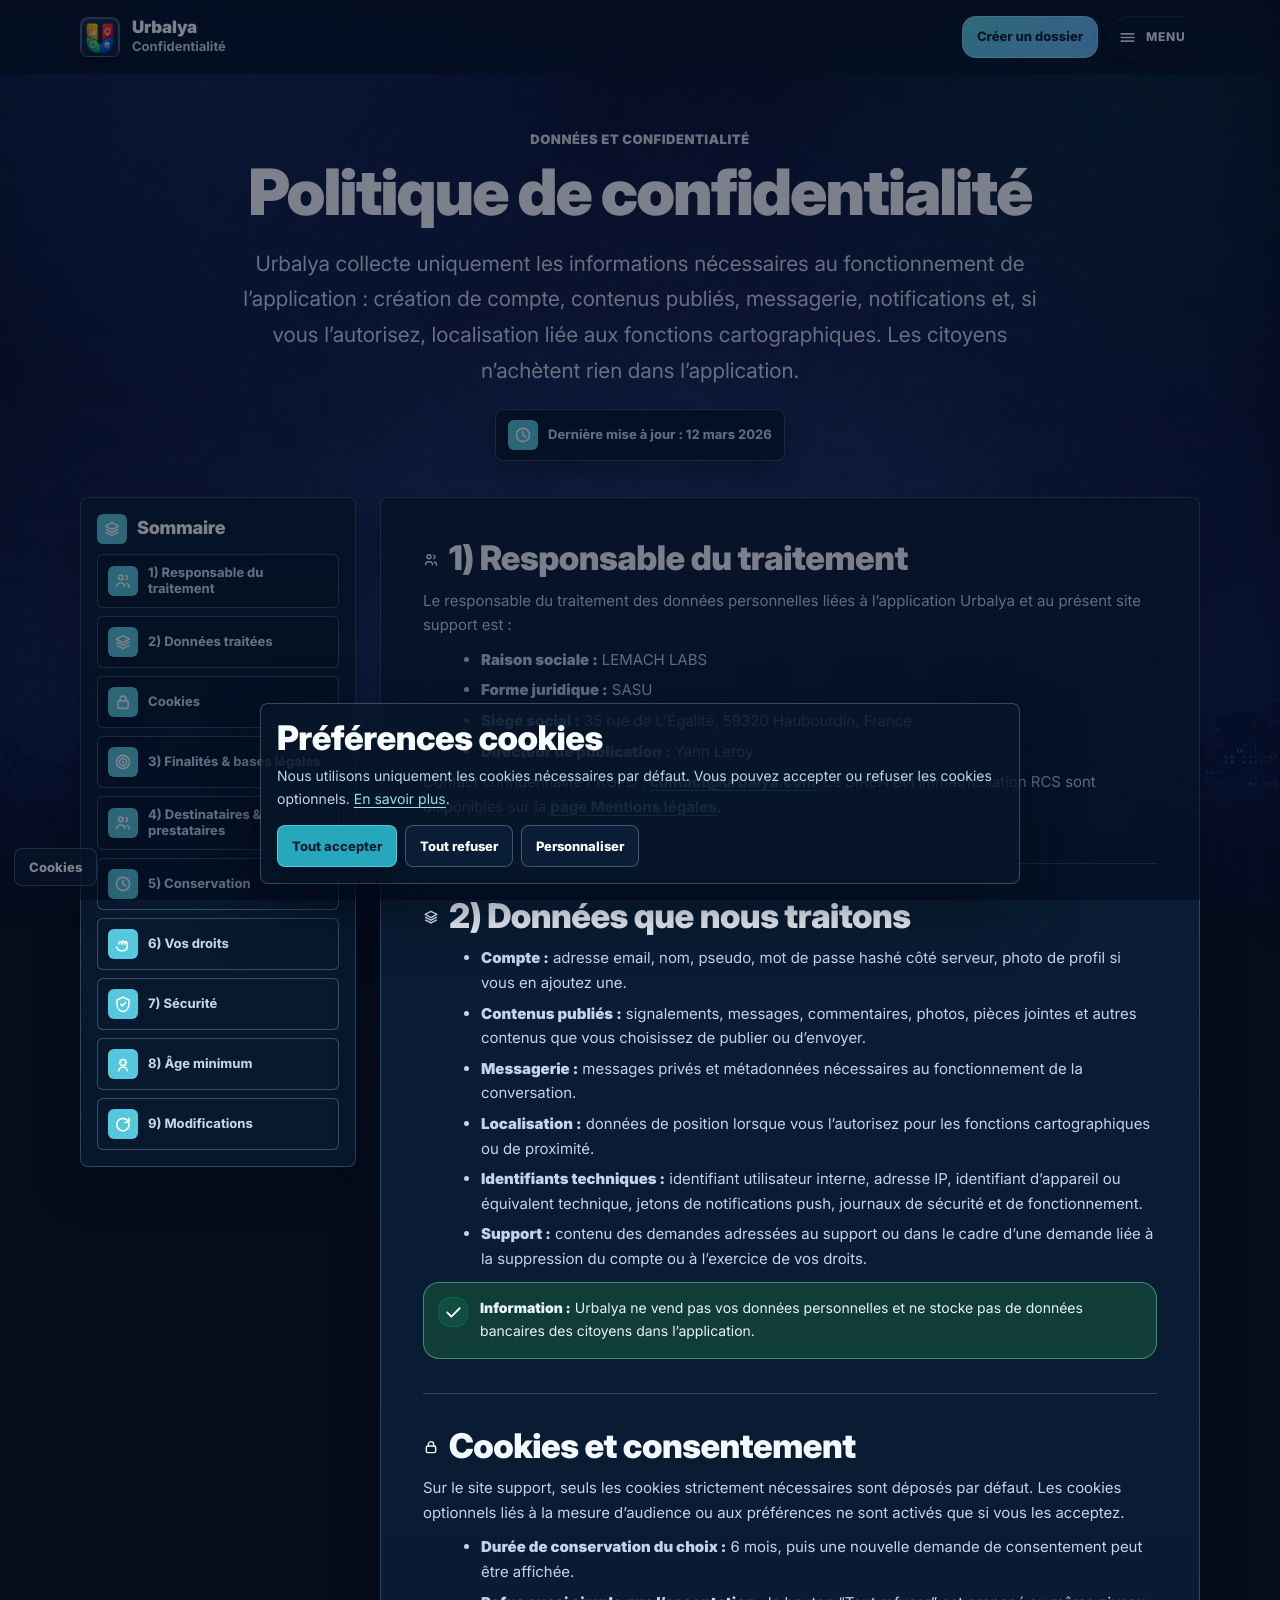
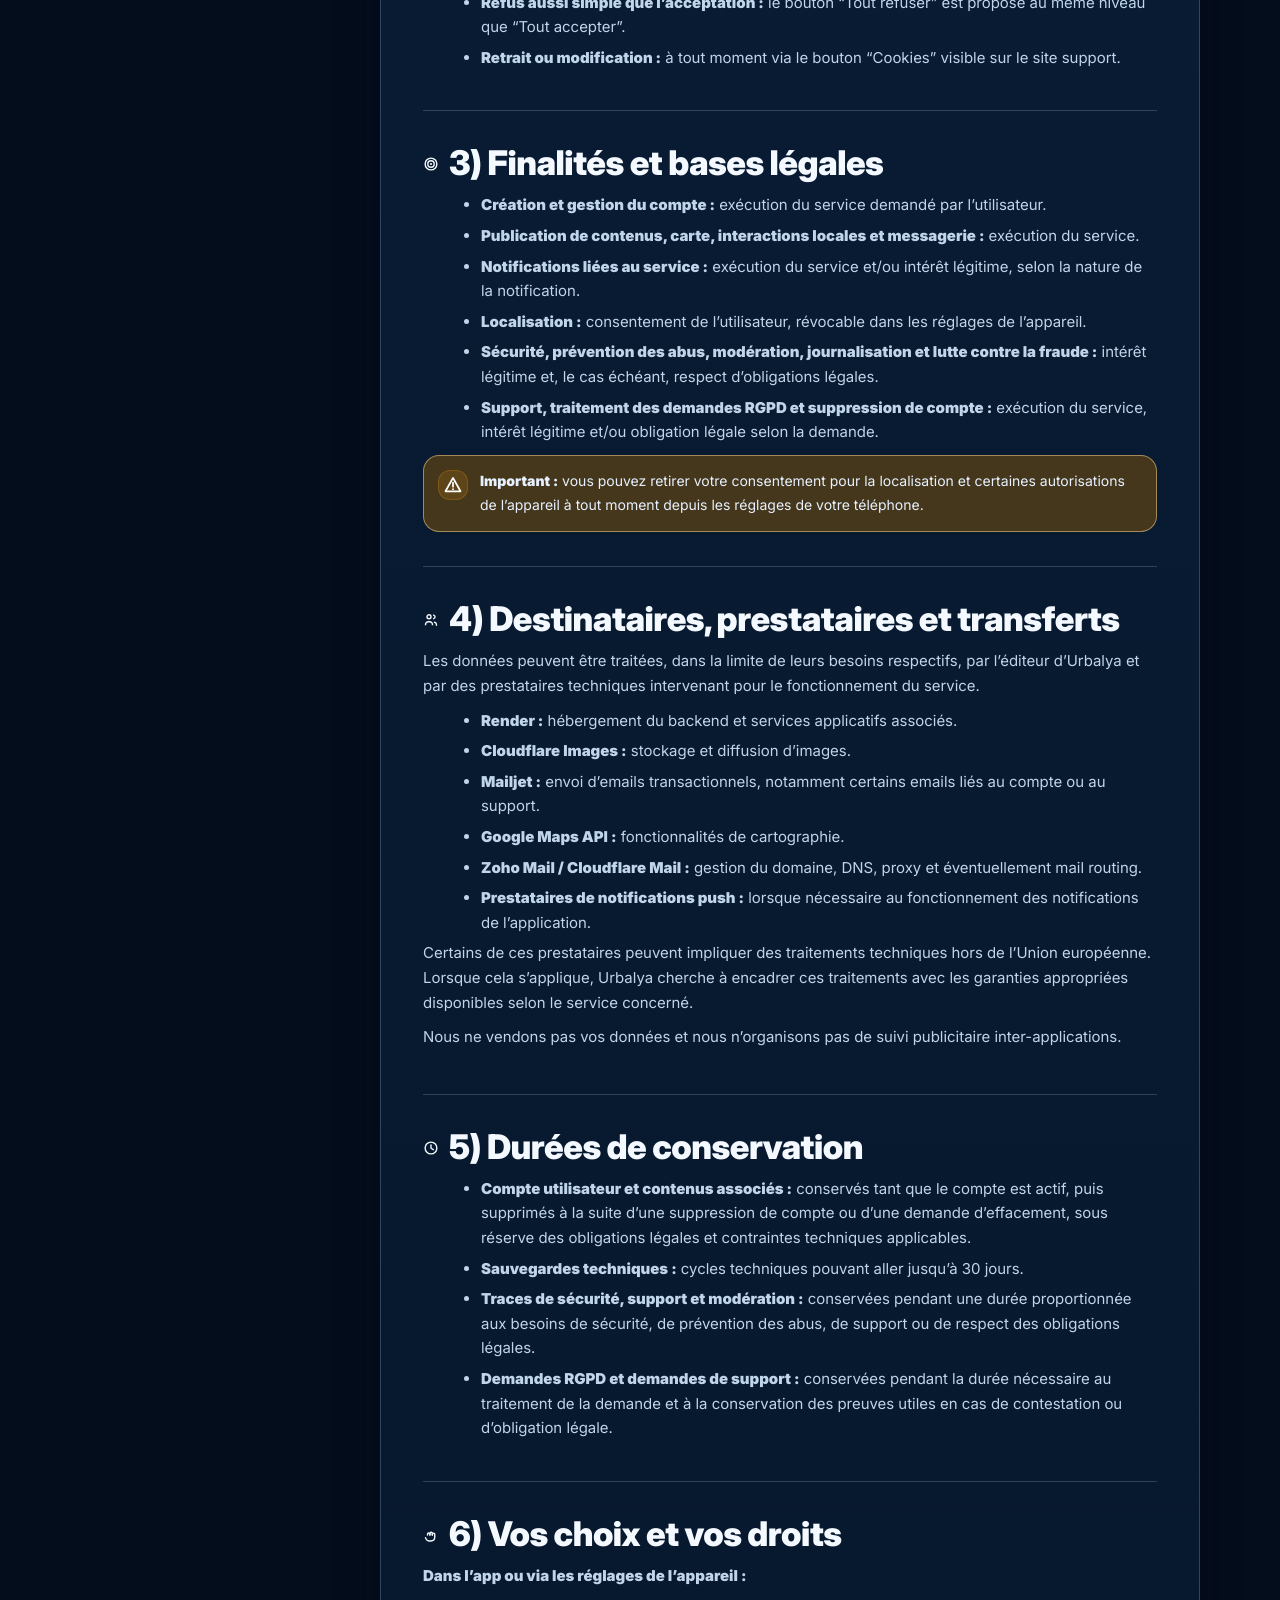
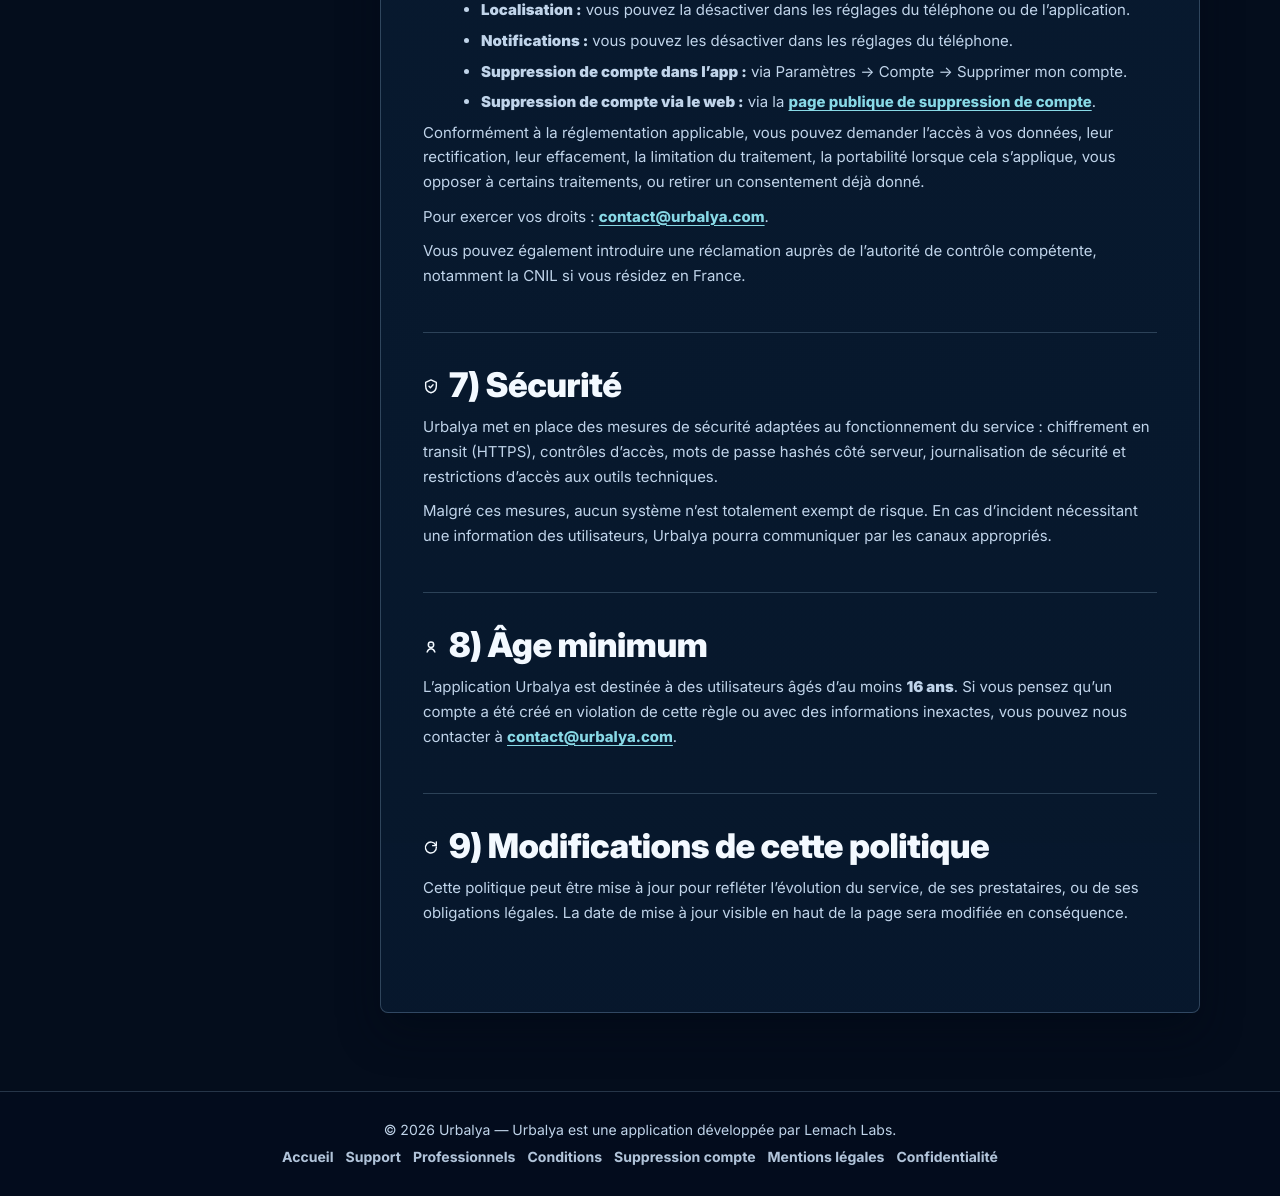
<file: docs/privacy.html>
<!doctype html>
<html lang="fr">
<head>
  <meta charset="utf-8" />
  <meta name="viewport" content="width=device-width,initial-scale=1,viewport-fit=cover"/>
  <title>Politique de confidentialité — Urbalya</title>
  <meta
    name="description"
    content="Politique de confidentialité Urbalya : données collectées, finalités, conservation, droits RGPD et prestataires techniques."
  />
  <meta name="theme-color" content="#0b1220" />

  <link rel="icon" type="image/png" href="logo.png" />
  <link rel="apple-touch-icon" href="logo.png" />

  <link rel="preconnect" href="https://fonts.googleapis.com">
  <link rel="preconnect" href="https://fonts.gstatic.com" crossorigin>
  <link href="https://fonts.googleapis.com/css2?family=Inter:wght@400;500;600;700;800;900&display=swap" rel="stylesheet">
  <link rel="stylesheet" href="cookie-consent.css" />

  <style>
    :root{
      --bg:#0B1220;
      --panel:#0F172A;
      --text:#E5E7EB;
      --muted:#94A3B8;

      --line:rgba(255,255,255,.10);
      --line2:rgba(255,255,255,.14);

      --shadow: 0 18px 50px rgba(0,0,0,.45);
      --shadow2: 0 10px 30px rgba(0,0,0,.35);

      --radius: 18px;
      --radius2: 24px;

      --accent:#3B82F6;
      --accentSoft: rgba(59,130,246,.14);
      --ok:#10B981;
      --okSoft: rgba(16,185,129,.12);
      --warn:#F59E0B;
      --warnSoft: rgba(245,158,11,.10);

      --container: 1100px;
      --tap: 44px;
      --navH: 64px;
      --focus: 0 0 0 4px rgba(59,130,246,.25);
    }

    *{box-sizing:border-box; min-width:0}
    html,body{height:100%; width:100%}
    body{overflow-x:hidden}

    body{
      margin:0;
      font-family: Inter, system-ui, -apple-system, Segoe UI, Roboto, Helvetica, Arial, sans-serif;
      color:var(--text);
      background: var(--bg);
      -webkit-font-smoothing: antialiased;
      -moz-osx-font-smoothing: grayscale;
      text-rendering: geometricPrecision;
    }

    a{
      color:inherit;
      text-decoration:none;
      overflow-wrap:anywhere;
      word-break:break-word;
    }
    img{max-width:100%; height:auto; display:block}
    button{font-family:inherit}
    strong{font-weight:900}

    .container{
      max-width: var(--container);
      width:100%;
      margin:0 auto;
      padding:0 16px;
    }
    @media (min-width: 720px){ .container{padding:0 20px} }

    .skip{
      position:absolute;
      left:12px;
      top:12px;
      padding:10px 12px;
      border-radius:12px;
      background: rgba(2,6,23,.95);
      border:1px solid var(--line2);
      transform: translateY(-200%);
      transition: transform .15s ease;
      z-index: 9999;
    }
    .skip:focus{transform: translateY(0); outline:none; box-shadow: var(--focus)}
    :focus{outline:none}
    :focus-visible{box-shadow: var(--focus); border-radius: 12px}

    .ico{width:18px;height:18px; display:inline-block; flex:0 0 auto}
    .ico.sm{width:16px;height:16px}
    .ico.lg{width:20px;height:20px}
    .ico.xl{width:22px;height:22px}

    .nav{
      position:sticky; top:0; z-index:50;
      backdrop-filter: blur(10px);
      background: rgba(11,18,32,.82);
      border-bottom: 1px solid var(--line);
      padding-top: env(safe-area-inset-top);
    }
    .nav-inner{
      min-height: var(--navH);
      display:flex;
      align-items:center;
      justify-content:space-between;
      gap:12px;
    }

    .brand{
      display:flex;
      align-items:center;
      gap:12px;
      min-width: 0;
    }

    .logo{
      width:38px;
      height:38px;
      border-radius:12px;
      overflow:hidden;
      flex: 0 0 auto;
    }
    .logo-img{width:100%; height:100%; object-fit: cover}

    .brand-text{
      display:flex;
      flex-direction:column;
      line-height:1.05;
      min-width: 0;
    }
    .brand-text strong{
      font-weight:900;
      letter-spacing:.2px;
      font-size: 15px;
      white-space: nowrap;
      overflow:hidden;
      text-overflow: ellipsis;
    }
    .brand-text small{
      display:block;
      color:var(--muted);
      font-weight:600;
      letter-spacing:.2px;
      font-size: 12px;
      margin-top: 2px;
      white-space: nowrap;
      overflow:hidden;
      text-overflow: ellipsis;
    }

    .nav-actions{display:flex; align-items:center; gap:10px}

    .nav-toggle{
      width: var(--tap);
      height: var(--tap);
      border-radius: 14px;
      border:1px solid var(--line);
      background: rgba(15,23,42,.45);
      display:inline-flex;
      align-items:center;
      justify-content:center;
      cursor:pointer;
      transition: transform .12s ease, background .12s ease, border-color .12s ease;
      color: var(--text);
    }
    .nav-toggle:hover{transform: translateY(-1px); background: rgba(15,23,42,.65); border-color: rgba(255,255,255,.18)}

    .pill{
      display:inline-flex;
      align-items:center;
      justify-content:center;
      gap:8px;
      padding:10px 12px;
      border-radius:999px;
      border:1px solid var(--line);
      background: rgba(15,23,42,.45);
      transition: transform .12s ease, background .12s ease, border-color .12s ease;
      color:var(--text);
      font-weight:900;
      font-size:14px;
      line-height: 1;
      white-space: nowrap;
      min-height: 38px;
    }
    .pill:hover{transform: translateY(-1px); background: rgba(15,23,42,.65); border-color: rgba(255,255,255,.18)}
    .pill.primary{
      border: 1px solid rgba(255,255,255,.12);
      background: rgba(59,130,246,.92);
      box-shadow: 0 14px 30px rgba(59,130,246,.14);
      color:#fff;
    }
    .pill.danger,
    .pill.danger[aria-current="page"]{
      border: 1px solid rgba(239,68,68,.55);
      background: rgba(239,68,68,.92);
      color:#fff;
      box-shadow: 0 14px 30px rgba(239,68,68,.20);
    }
    .pill.danger:hover{
      background: rgba(220,38,38,.95);
      border-color: rgba(252,165,165,.65);
    }
    .pill[aria-current="page"]{
      background: rgba(245,158,11,.20);
      border-color: rgba(245,158,11,.55);
      color:#FDE68A;
    }
    .store-link{
      width: clamp(220px, 50vw, 300px);
      padding: 0;
      overflow: hidden;
      border-radius: 12px;
      background: transparent !important;
      box-shadow: 0 6px 16px rgba(2,6,23,.35);
      min-height: auto;
    }
    
    .store-link:hover{
      background: rgba(15,23,42,.15) !important;
      border-color: rgba(226,232,240,.95) !important;
    }
    
    .store-badge{
      display: block;
      width: 100%;
      height: auto;
    }
    
    .drawer .store-link{
      display: block;
      width: 100%;
      max-width: none;
      min-height: auto;
      border-width: 0;
      box-shadow: none;
      margin: 0;
      align-self: stretch;
    }
    
    .drawer .store-badge{
      display: block;
      width: 100%;
      max-width: none;
      max-height: none;
      height: auto;
      margin: 0;
      object-fit: contain;
    }



    .backdrop{
      position:fixed;
      inset:0;
      background: rgba(2,6,23,.60);
      backdrop-filter: blur(6px);
      opacity:0;
      pointer-events:none;
      transition: opacity .18s ease;
      z-index: 80;
    }
    .drawer{
      position:fixed;
      top: env(safe-area-inset-top);
      right:0;
      width: min(92vw, 360px);
      height: calc(100vh - env(safe-area-inset-top));
      background: rgba(15,23,42,.94);
      border-left: 1px solid var(--line);
      box-shadow: 0 30px 80px rgba(0,0,0,.55);
      transform: translateX(110%);
      transition: transform .22s ease;
      z-index: 90;
      display:flex;
      flex-direction:column;
      padding: 14px;
    }
    .drawer-head{
      display:flex;
      align-items:center;
      justify-content:space-between;
      gap:10px;
      padding: 8px 6px 12px;
      border-bottom: 1px solid var(--line);
    }
    .drawer-title{font-weight:900; letter-spacing:.2px}
    .drawer-close{
      width: var(--tap);
      height: var(--tap);
      border-radius: 14px;
      border:1px solid var(--line);
      background: rgba(2,6,23,.35);
      display:inline-flex;
      align-items:center;
      justify-content:center;
      cursor:pointer;
      color: var(--text);
    }
    .drawer-nav{
      display:flex;
      flex-direction:column;
      gap:10px;
      padding: 14px 6px;
    }
    .drawer .pill{
      width:100%;
      justify-content:center;
      padding: 14px 12px;
      border-radius: 16px;
      font-size: 15px;
      min-height: 46px;
      white-space: normal;
      text-align:center;
    }
    .drawer-foot{
      margin-top:auto;
      padding: 12px 6px 6px;
      border-top: 1px solid var(--line);
      color: var(--muted);
      font-size: 13px;
      line-height: 1.5;
      display:flex;
      flex-direction:column;
      gap:10px;
    }
    .drawer-foot .pill{
      width:100%;
      min-height: 46px;
    }

    .menu-open .backdrop{opacity:1; pointer-events:auto}
    .menu-open .drawer{transform: translateX(0)}

    main{padding: 18px 0 22px}

    .hero{
      border-radius: var(--radius2);
      border:1px solid var(--line);
      background: rgba(15,23,42,.62);
      box-shadow: var(--shadow);
      padding: 18px;
      position:relative;
      overflow:hidden;
    }
    @media (min-width: 720px){ .hero{padding: 26px} }
    .hero:before{
      content:"";
      position:absolute;
      left:0; right:0; top:0;
      height:4px;
      background: rgba(59,130,246,.70);
      opacity:.85;
    }

    .badge{
      display:inline-flex;
      align-items:center;
      gap:10px;
      padding:8px 12px;
      border-radius:999px;
      background: var(--okSoft);
      border: 1px solid rgba(16,185,129,.22);
      color: #A7F3D0;
      font-weight:900;
      letter-spacing:.2px;
      font-size: 13px;
    }

    h1{
      margin: 12px 0 8px;
      font-size: clamp(24px, 4.6vw, 32px);
      letter-spacing: -0.7px;
      line-height: 1.08;
    }
    .lead{
      margin:0;
      color:var(--muted);
      line-height:1.75;
      max-width: 85ch;
      font-size: 15px;
    }
    @media (min-width: 720px){ .lead{font-size: 16px} }

    .meta{
      margin-top:12px;
      color: rgba(148,163,184,.95);
      font-size: 13px;
      font-weight: 800;
      display:flex;
      align-items:center;
      gap:10px;
      flex-wrap:wrap;
    }

    .layout{
      margin-top: 14px;
      display:grid;
      gap: 12px;
      grid-template-columns: 1fr;
      align-items:start;
      min-width:0;
    }
    @media (min-width: 980px){
      .layout{
        grid-template-columns: 320px 1fr;
        gap: 14px;
      }
    }

    .toc{
      border-radius: var(--radius);
      border:1px solid var(--line);
      background: rgba(15,23,42,.55);
      box-shadow: var(--shadow2);
      padding: 14px;
      min-width:0;
      overflow:hidden;
    }
    @media (min-width: 980px){
      .toc{position: sticky; top: calc(var(--navH) + env(safe-area-inset-top) + 14px)}
    }

    .toc-title{
      display:flex;
      align-items:center;
      justify-content:space-between;
      gap:10px;
      margin-bottom:10px;
    }
    .toc-title h2{
      margin:0;
      font-size: 14px;
      letter-spacing: .2px;
      display:flex;
      align-items:center;
      gap:10px;
    }

    .toc-links{
      display:flex;
      gap:10px;
      overflow:auto;
      max-width:100%;
      padding-bottom: 4px;
      scroll-snap-type: x mandatory;
      -webkit-overflow-scrolling: touch;
      overscroll-behavior-x: contain;
    }
    .toc-links::-webkit-scrollbar{height:0}
    @media (min-width: 980px){
      .toc-links{display:block; overflow:visible; padding-bottom:0}
    }

    .toc a{
      flex: 0 0 auto;
      display:inline-flex;
      align-items:center;
      gap:10px;
      padding: 10px 12px;
      border-radius: 14px;
      color: var(--muted);
      font-weight:900;
      font-size: 13px;
      border:1px solid rgba(255,255,255,.06);
      background: rgba(2,6,23,.18);
      scroll-snap-align: start;
      white-space: nowrap;
      transition: background .12s ease, color .12s ease, border-color .12s ease, transform .12s ease;
      min-height: 40px;
      max-width: 100%;
    }
    .toc a:hover{
      background: rgba(2,6,23,.35);
      color: var(--text);
      border-color: rgba(255,255,255,.10);
      transform: translateY(-1px);
    }
    @media (min-width: 980px){
      .toc a{
        display:flex;
        width: 100%;
        justify-content:flex-start;
        white-space: normal;
      }
    }

    .content{
      border-radius: var(--radius);
      border:1px solid var(--line);
      background: rgba(15,23,42,.55);
      box-shadow: var(--shadow2);
      padding: 16px;
      min-width:0;
      overflow:hidden;
    }
    @media (min-width: 720px){ .content{padding: 18px} }

    .section{
      padding: 14px 0;
      border-top: 1px solid rgba(255,255,255,.06);
      scroll-margin-top: calc(var(--navH) + env(safe-area-inset-top) + 16px);
    }
    .section:first-child{border-top:none; padding-top:0}

    .section h2{
      margin:0 0 10px;
      font-size: 16px;
      letter-spacing: -.2px;
      display:flex;
      align-items:center;
      gap:10px;
    }

    .section p{
      margin:0 0 10px;
      color: var(--muted);
      line-height: 1.78;
      font-size: 14px;
    }

    .section ul{
      margin: 8px 0 0 18px;
      color: var(--muted);
      line-height: 1.78;
      font-size: 14px;
      padding-right: 2px;
    }
    .section li{margin: 6px 0}

    .callout{
      margin-top: 10px;
      border-radius: 16px;
      padding: 14px;
      font-size: 14px;
      line-height: 1.7;
      display:flex;
      gap:12px;
      align-items:flex-start;
      border: 1px solid transparent;
      min-width:0;
    }
    .callout .icoWrap{
      width: 30px;
      height: 30px;
      display:flex;
      align-items:center;
      justify-content:center;
      border-radius: 12px;
      flex: 0 0 auto;
    }

    .callout.good{
      border-color: rgba(16,185,129,.22);
      background: rgba(16,185,129,.10);
      color: #A7F3D0;
    }
    .callout.good .icoWrap{
      background: rgba(16,185,129,.14);
      border: 1px solid rgba(16,185,129,.22);
    }

    .callout.warn{
      border-color: rgba(245,158,11,.22);
      background: rgba(245,158,11,.10);
      color: #FDE68A;
    }
    .callout.warn .icoWrap{
      background: rgba(245,158,11,.14);
      border: 1px solid rgba(245,158,11,.22);
    }

    .link{
      font-weight:900;
      color: var(--text);
      opacity:.95;
      text-decoration: underline;
      text-decoration-thickness: 2px;
      text-underline-offset: 4px;
    }
    .link:hover{opacity:1}

    footer{
      border-top: 1px solid var(--line);
      background: rgba(11,18,32,.55);
      padding: 18px 0;
      color: var(--muted);
      font-size: 14px;
      margin-top: 20px;
    }
    .foot{display:flex; align-items:center; justify-content:space-between; gap:12px; flex-wrap:wrap}
    .foot a{color: var(--text); font-weight:900; opacity:.92}
    .foot a:hover{opacity:1}

    @media (prefers-reduced-motion: reduce){
      *{scroll-behavior:auto!important}
      .pill,.nav-toggle,.toc a{transition:none}
    }
    /* Menu variant: list minimal (sans cartes) */
    .drawer{
      background: rgba(7,18,38,.92);
      backdrop-filter: blur(16px);
      color:#E6EEF8;
    }

    .drawer-title,
    .drawer-close{
      color:#E6EEF8;
    }

    .drawer-nav{
      gap:0;
      padding:12px 2px 8px;
    }

    .drawer .pill{
      position:relative;
      width:100%;
      justify-content:flex-start;
      gap:12px;
      padding:13px 4px;
      min-height:52px;
      border:0;
      border-radius:0;
      background:transparent !important;
      color:inherit;
      box-shadow:none;
      transform:none;
    }

    .drawer .pill::after{
      content:"";
      position:absolute;
      left:0;
      right:0;
      bottom:0;
      height:1px;
      background:linear-gradient(90deg, rgba(255,255,255,.14), rgba(255,255,255,.04));
      pointer-events:none;
    }

    .drawer .pill::before{
      content:"";
      position:absolute;
      left:-4px;
      top:50%;
      width:2px;
      height:0;
      border-radius:999px;
      background:linear-gradient(180deg,#7DD3FC,#38BDF8);
      transform:translateY(-50%);
      transition:height .18s ease, opacity .18s ease;
      opacity:0;
    }

    .drawer .pill:hover,
    .drawer .pill[aria-current="page"]{
      background:linear-gradient(90deg, rgba(56,189,248,.12), rgba(56,189,248,.03)) !important;
    }

    .drawer .pill:hover::before,
    .drawer .pill[aria-current="page"]::before{
      height:28px;
      opacity:1;
    }

    .drawer .pill[aria-current="page"]{
      color:#F2F8FF;
      border-color:transparent;
    }

    .drawer .pill .ico{
      width:18px;
      height:18px;
      padding:0;
      border:0;
      border-radius:0;
      background:transparent !important;
      box-shadow:none;
      opacity:.95;
      flex:0 0 18px;
      color:#BFD2E6;
    }

    .drawer .pill.primary,
    .drawer .pill.danger{
      color:inherit;
    }

    .drawer .pill.danger{
      color:#FF8D98;
    }

    .drawer-nav > .store-link:nth-last-child(2){
      margin-top:16px;
      position:relative;
    }

    .drawer-nav > .store-link:nth-last-child(2)::before{
      content:"App mobile";
      position:absolute;
      left:0;
      top:-10px;
      transform:translateY(-100%);
      font-size:11px;
      letter-spacing:.15em;
      text-transform:uppercase;
      color:#9FB3CC;
      font-weight:800;
      pointer-events:none;
    }

    .drawer .store-link{
      padding:0;
      margin-top:10px;
      border:1px solid rgba(255,255,255,.14);
      border-radius:12px;
      overflow:hidden;
      background:rgba(10,24,45,.55) !important;
      min-height:auto;
    }

    .drawer .store-link::before,
    .drawer .store-link::after{
      display:none;
    }

    .drawer .store-link .ico{
      display:none;
    }

    .drawer .store-link .store-badge{
      width:100%;
      display:block;
    }

    .drawer-foot{
      padding:10px 2px 0;
      gap:0;
      border-top:1px solid rgba(255,255,255,.12);
    }

    .drawer-foot .pill{
      min-height:52px;
    }

    .drawer-foot .pill.primary,
    .drawer-foot .pill.primary[href*="billing"],
    .drawer-foot .pill.primary[href^="mailto"]{
      background:transparent !important;
      color:inherit;
    }

    @media (max-width:640px){
      .drawer{
        width:min(94vw, 350px);
      }

      .drawer .pill{
        min-height:50px;
        padding:12px 3px;
      }
    }

</style>
  <link rel="stylesheet" href="site.css" />
</head>

<body>
  <a class="skip" href="#main">Aller au contenu principal</a>

    <svg width="0" height="0" style="position:absolute">
    <symbol id="i-menu" viewBox="0 0 24 24">
      <path d="M4 7.5h16M4 12h16M4 16.5h16" fill="none" stroke="currentColor" stroke-width="2.1" stroke-linecap="round" />
    </symbol>

    <symbol id="i-x" viewBox="0 0 24 24">
      <path d="M6 6l12 12M18 6 6 18" fill="none" stroke="currentColor" stroke-width="2.1" stroke-linecap="round" />
    </symbol>

    <symbol id="i-arrow-left" viewBox="0 0 24 24">
      <path d="M19 12H5" fill="none" stroke="currentColor" stroke-width="2.1" stroke-linecap="round" />
      <path d="m11 6-6 6 6 6" fill="none" stroke="currentColor" stroke-width="2.1" stroke-linecap="round" stroke-linejoin="round" />
    </symbol>

    <symbol id="i-arrow-right" viewBox="0 0 24 24">
      <path d="M5 12h14" fill="none" stroke="currentColor" stroke-width="2.1" stroke-linecap="round" />
      <path d="m13 6 6 6-6 6" fill="none" stroke="currentColor" stroke-width="2.1" stroke-linecap="round" stroke-linejoin="round" />
    </symbol>

    <symbol id="i-support" viewBox="0 0 24 24">
      <path d="M4 12a8 8 0 0 1 16 0" fill="none" stroke="currentColor" stroke-width="2.1" stroke-linecap="round" />
      <rect x="3" y="12" width="4.5" height="7" rx="2.2" fill="none" stroke="currentColor" stroke-width="2.1" />
      <rect x="16.5" y="12" width="4.5" height="7" rx="2.2" fill="none" stroke="currentColor" stroke-width="2.1" />
      <path d="M18.8 19.5A2.4 2.4 0 0 1 16.6 21H12" fill="none" stroke="currentColor" stroke-width="2.1" stroke-linecap="round" />
    </symbol>

    <symbol id="i-home" viewBox="0 0 24 24">
      <path d="M3.8 10.6 12 4l8.2 6.6" fill="none" stroke="currentColor" stroke-width="2.1" stroke-linecap="round" stroke-linejoin="round"/>
      <path d="M6.5 9.8V20h11V9.8" fill="none" stroke="currentColor" stroke-width="2.1" stroke-linejoin="round"/>
      <path d="M10 20v-5h4v5" fill="none" stroke="currentColor" stroke-width="2.1" stroke-linejoin="round"/>
    </symbol>

    <symbol id="i-lock" viewBox="0 0 24 24">
      <rect x="5" y="10.5" width="14" height="10" rx="2.4" fill="none" stroke="currentColor" stroke-width="2.1" />
      <path d="M8 10.5V8a4 4 0 1 1 8 0v2.5" fill="none" stroke="currentColor" stroke-width="2.1" stroke-linecap="round" />
    </symbol>

    <symbol id="i-file" viewBox="0 0 24 24">
      <path d="M6 22a2 2 0 0 1-2-2V4a2 2 0 0 1 2-2h8a2.4 2.4 0 0 1 1.7.7L19.3 6.3A2.4 2.4 0 0 1 20 8v12a2 2 0 0 1-2 2Z" fill="none" stroke="currentColor" stroke-width="2.1" stroke-linejoin="round" />
      <path d="M14 2v5a1 1 0 0 0 1 1h5" fill="none" stroke="currentColor" stroke-width="2.1" stroke-linejoin="round" />
      <path d="M9.5 13h5M9.5 17h5" fill="none" stroke="currentColor" stroke-width="2.1" stroke-linecap="round" />
    </symbol>

    <symbol id="i-mail" viewBox="0 0 24 24">
      <rect x="3.5" y="5.5" width="17" height="13" rx="2.2" fill="none" stroke="currentColor" stroke-width="2.1" />
      <path d="m4.5 8 7.5 5.2L19.5 8" fill="none" stroke="currentColor" stroke-width="2.1" stroke-linejoin="round" />
    </symbol>

    <symbol id="i-life" viewBox="0 0 24 24">
      <path d="M4 12h3.3l1.9-3.4L12 16l2.2-4h5.8" fill="none" stroke="currentColor" stroke-width="2.1" stroke-linecap="round" stroke-linejoin="round" />
      <circle cx="12" cy="12" r="8.8" fill="none" stroke="currentColor" stroke-width="2.1" />
    </symbol>

    <symbol id="i-map" viewBox="0 0 24 24">
      <path d="M9 4 3.8 6.2v13.6L9 17.6l6 2.4 5.2-2.2V4.2L15 6.4Z" fill="none" stroke="currentColor" stroke-width="2.1" stroke-linejoin="round" />
      <path d="M9 4v13.6M15 6.4V20" fill="none" stroke="currentColor" stroke-width="2.1" stroke-linecap="round" />
    </symbol>

    <symbol id="i-bell" viewBox="0 0 24 24">
      <path d="M6.8 16h10.4" fill="none" stroke="currentColor" stroke-width="2.1" stroke-linecap="round" />
      <path d="M8.2 16V10a3.8 3.8 0 1 1 7.6 0v6" fill="none" stroke="currentColor" stroke-width="2.1" stroke-linejoin="round" />
      <path d="M10.4 18a1.8 1.8 0 0 0 3.2 0" fill="none" stroke="currentColor" stroke-width="2.1" stroke-linecap="round" />
    </symbol>

    <symbol id="i-building" viewBox="0 0 24 24">
      <rect x="4.5" y="3.5" width="15" height="17" rx="2.2" fill="none" stroke="currentColor" stroke-width="2.1" />
      <path d="M8 8h1.4M8 11.6h1.4M8 15.2h1.4M14.6 8H16M14.6 11.6H16M14.6 15.2H16M11.3 20.5v-3h1.4v3" fill="none" stroke="currentColor" stroke-width="2.1" stroke-linecap="round" />
    </symbol>

    <symbol id="i-camera" viewBox="0 0 24 24">
      <path d="M4.5 8h3.8l1.6-2h4.2l1.6 2h3.8a1.9 1.9 0 0 1 1.9 1.9V18a1.9 1.9 0 0 1-1.9 1.9H4.5A1.9 1.9 0 0 1 2.6 18V9.9A1.9 1.9 0 0 1 4.5 8Z" fill="none" stroke="currentColor" stroke-width="2.1" stroke-linejoin="round" />
      <circle cx="12" cy="13.2" r="3.2" fill="none" stroke="currentColor" stroke-width="2.1" />
    </symbol>

    <symbol id="i-users" viewBox="0 0 24 24">
      <circle cx="9" cy="7.2" r="3" fill="none" stroke="currentColor" stroke-width="2.1" />
      <path d="M3.8 20v-1.2A4.2 4.2 0 0 1 8 14.6h2a4.2 4.2 0 0 1 4.2 4.2V20" fill="none" stroke="currentColor" stroke-width="2.1" stroke-linejoin="round" />
      <path d="M16 4.6a2.8 2.8 0 0 1 0 5.4M20.2 20v-1a3.7 3.7 0 0 0-3-3.6" fill="none" stroke="currentColor" stroke-width="2.1" stroke-linecap="round" />
    </symbol>

    <symbol id="i-shield" viewBox="0 0 24 24">
      <path d="M12 2.8 20 6.6v5.3c0 5.1-3.5 9.2-8 10.3-4.5-1.1-8-5.2-8-10.3V6.6Z" fill="none" stroke="currentColor" stroke-width="2.1" stroke-linejoin="round" />
      <path d="m9 12.3 2.1 2.2 4-4.3" fill="none" stroke="currentColor" stroke-width="2.1" stroke-linecap="round" stroke-linejoin="round" />
    </symbol>

    <symbol id="i-check" viewBox="0 0 24 24">
      <path d="m20 7.5-10 10-5-5" fill="none" stroke="currentColor" stroke-width="2.2" stroke-linecap="round" stroke-linejoin="round" />
    </symbol>

    <symbol id="i-news-premium" viewBox="0 0 24 24">
      <rect x="3" y="4" width="18" height="16" rx="3" fill="none" stroke="currentColor" stroke-width="2" />
      <rect x="6.5" y="7" width="4.8" height="4.2" rx="1" fill="none" stroke="currentColor" stroke-width="2" />
      <path d="M13.6 8.1H18" fill="none" stroke="currentColor" stroke-width="2" stroke-linecap="round" />
      <path d="M13.6 10.6H18" fill="none" stroke="currentColor" stroke-width="2" stroke-linecap="round" />
      <path d="M6.5 14.5H18" fill="none" stroke="currentColor" stroke-width="2" stroke-linecap="round" />
      <path d="M6.5 17.1H14.8" fill="none" stroke="currentColor" stroke-width="2" stroke-linecap="round" />
    </symbol>

    <symbol id="i-signal-premium" viewBox="0 0 24 24">
      <path d="M12 21.25s-6.8-4.4-6.8-10.5a6.8 6.8 0 0 1 13.6 0c0 6.1-6.8 10.5-6.8 10.5Z" fill="none" stroke="currentColor" stroke-width="2" stroke-linejoin="round" />
      <path d="M12 8.25v3.6" fill="none" stroke="currentColor" stroke-width="2.2" stroke-linecap="round" />
      <circle cx="12" cy="14.4" r="1.1" fill="currentColor" />
    </symbol>

    <symbol id="i-ranking-premium" viewBox="0 0 24 24">
      <path d="M8 4.5h8v2.7a4 4 0 1 1-8 0V4.5Z" fill="none" stroke="currentColor" stroke-width="2" stroke-linejoin="round" />
      <path d="M8 7.3H5.5a2.5 2.5 0 0 0 2.5 2.5" fill="none" stroke="currentColor" stroke-width="2" stroke-linecap="round" />
      <path d="M16 7.3h2.5a2.5 2.5 0 0 1-2.5 2.5" fill="none" stroke="currentColor" stroke-width="2" stroke-linecap="round" />
      <path d="M12 11.2v5.1" fill="none" stroke="currentColor" stroke-width="2" stroke-linecap="round" />
      <path d="M9.2 20h5.6" fill="none" stroke="currentColor" stroke-width="2" stroke-linecap="round" />
      <path d="M10.2 14.6h3.6" fill="none" stroke="currentColor" stroke-width="2" stroke-linecap="round" />
    </symbol>

    <symbol id="i-alert" viewBox="0 0 24 24">
      <path d="M12 3.5 21 19.5H3L12 3.5Z" fill="none" stroke="currentColor" stroke-width="2.1" stroke-linejoin="round"/>
      <path d="M12 9.2v4.8" fill="none" stroke="currentColor" stroke-width="2.1" stroke-linecap="round"/>
      <circle cx="12" cy="17" r="1.1" fill="currentColor"/>
    </symbol>

    <symbol id="i-ban" viewBox="0 0 24 24">
      <circle cx="12" cy="12" r="8.8" fill="none" stroke="currentColor" stroke-width="2.1"/>
      <path d="M7.8 7.8 16.2 16.2" fill="none" stroke="currentColor" stroke-width="2.1" stroke-linecap="round"/>
    </symbol>

    <symbol id="i-book" viewBox="0 0 24 24">
      <path d="M5.5 4.5h5.8a2.2 2.2 0 0 1 2.2 2.2V20a2.2 2.2 0 0 0-2.2-2.2H5.5Z" fill="none" stroke="currentColor" stroke-width="2.1" stroke-linejoin="round"/>
      <path d="M18.5 4.5h-5.8a2.2 2.2 0 0 0-2.2 2.2" fill="none" stroke="currentColor" stroke-width="2.1" stroke-linecap="round"/>
      <path d="M18.5 4.5V20h-5.8a2.2 2.2 0 0 0-2.2 2.2" fill="none" stroke="currentColor" stroke-width="2.1" stroke-linejoin="round"/>
    </symbol>

    <symbol id="i-image" viewBox="0 0 24 24">
      <rect x="3.5" y="4.5" width="17" height="15" rx="2.2" fill="none" stroke="currentColor" stroke-width="2.1"/>
      <circle cx="9" cy="9" r="1.8" fill="none" stroke="currentColor" stroke-width="2.1"/>
      <path d="m5.8 17 4.8-5 3.3 3 2.7-2.8 2.6 4.8" fill="none" stroke="currentColor" stroke-width="2.1" stroke-linecap="round" stroke-linejoin="round"/>
    </symbol>

    <symbol id="i-link" viewBox="0 0 24 24">
      <path d="M9.2 14.8 7.4 16.6a3.5 3.5 0 1 1-4.9-4.9l1.8-1.8" fill="none" stroke="currentColor" stroke-width="2.1" stroke-linecap="round"/>
      <path d="m14.8 9.2 1.8-1.8a3.5 3.5 0 1 1 4.9 4.9l-1.8 1.8" fill="none" stroke="currentColor" stroke-width="2.1" stroke-linecap="round"/>
      <path d="m8.8 15.2 6.4-6.4" fill="none" stroke="currentColor" stroke-width="2.1" stroke-linecap="round"/>
    </symbol>

    <symbol id="i-pause" viewBox="0 0 24 24">
      <rect x="7" y="5.5" width="3.8" height="13" rx="1.5" fill="none" stroke="currentColor" stroke-width="2.1"/>
      <rect x="13.2" y="5.5" width="3.8" height="13" rx="1.5" fill="none" stroke="currentColor" stroke-width="2.1"/>
    </symbol>

    <symbol id="i-refresh" viewBox="0 0 24 24">
      <path d="M19.2 9.2A8.2 8.2 0 1 0 20 12" fill="none" stroke="currentColor" stroke-width="2.1" stroke-linecap="round"/>
      <path d="M20 4.5v5.5h-5.5" fill="none" stroke="currentColor" stroke-width="2.1" stroke-linecap="round" stroke-linejoin="round"/>
    </symbol>

    <symbol id="i-clock" viewBox="0 0 24 24">
      <circle cx="12" cy="12" r="8.8" fill="none" stroke="currentColor" stroke-width="2.1"/>
      <path d="M12 7.5v4.9l3.5 2" fill="none" stroke="currentColor" stroke-width="2.1" stroke-linecap="round" stroke-linejoin="round"/>
    </symbol>

    <symbol id="i-target" viewBox="0 0 24 24">
      <circle cx="12" cy="12" r="8.8" fill="none" stroke="currentColor" stroke-width="2.1"/>
      <circle cx="12" cy="12" r="4.8" fill="none" stroke="currentColor" stroke-width="2.1"/>
      <circle cx="12" cy="12" r="1.6" fill="currentColor"/>
    </symbol>

    <symbol id="i-hand" viewBox="0 0 24 24">
      <path d="M6.8 12v-1.2a1.8 1.8 0 0 1 3.6 0V12" fill="none" stroke="currentColor" stroke-width="2.1" stroke-linecap="round"/>
      <path d="M10.4 12V9.7a1.8 1.8 0 0 1 3.6 0V12" fill="none" stroke="currentColor" stroke-width="2.1" stroke-linecap="round"/>
      <path d="M14 12v-1a1.8 1.8 0 0 1 3.6 0v4.1c0 3.1-2.1 5.9-5.9 5.9H9c-2.1 0-3.4-1-4.4-3l-.9-1.9" fill="none" stroke="currentColor" stroke-width="2.1" stroke-linecap="round" stroke-linejoin="round"/>
    </symbol>

    <symbol id="i-baby" viewBox="0 0 24 24">
      <circle cx="12" cy="10" r="4.1" fill="none" stroke="currentColor" stroke-width="2.1"/>
      <path d="M6.2 21c1.1-3 3.3-4.9 5.8-4.9s4.7 1.9 5.8 4.9" fill="none" stroke="currentColor" stroke-width="2.1" stroke-linecap="round"/>
      <circle cx="10.4" cy="9.6" r=".7" fill="currentColor"/>
      <circle cx="13.6" cy="9.6" r=".7" fill="currentColor"/>
    </symbol>

    <symbol id="i-bug" viewBox="0 0 24 24">
      <path d="M8.8 9.5a3.2 3.2 0 0 1 6.4 0v4.2a4 4 0 0 1-8 0V9.5Z" fill="none" stroke="currentColor" stroke-width="2.1" stroke-linejoin="round"/>
      <path d="M12 6.2V4.4M8.2 10.2H5.3M18.7 10.2h-2.9M8.2 14H5.3M18.7 14h-2.9M10 19.6l-2 2M14 19.6l2 2" fill="none" stroke="currentColor" stroke-width="2.1" stroke-linecap="round"/>
    </symbol>

    <symbol id="i-flag" viewBox="0 0 24 24">
      <path d="M6 21V3.8" fill="none" stroke="currentColor" stroke-width="2.1" stroke-linecap="round"/>
      <path d="M6 5h12l-2 3.4L18 12H6" fill="none" stroke="currentColor" stroke-width="2.1" stroke-linejoin="round"/>
    </symbol>

    <symbol id="i-search" viewBox="0 0 24 24">
      <circle cx="10.8" cy="10.8" r="6.8" fill="none" stroke="currentColor" stroke-width="2.1"/>
      <path d="m19.2 19.2-3.6-3.6" fill="none" stroke="currentColor" stroke-width="2.1" stroke-linecap="round"/>
    </symbol>

    <symbol id="i-chevron" viewBox="0 0 24 24">
      <path d="m9 6 6 6-6 6" fill="none" stroke="currentColor" stroke-width="2.1" stroke-linecap="round" stroke-linejoin="round"/>
    </symbol>

    <symbol id="i-info" viewBox="0 0 24 24">
      <circle cx="12" cy="12" r="8.8" fill="none" stroke="currentColor" stroke-width="2.1"/>
      <path d="M12 10.4v5.1" fill="none" stroke="currentColor" stroke-width="2.1" stroke-linecap="round"/>
      <circle cx="12" cy="7.4" r="1" fill="currentColor"/>
    </symbol>

    <symbol id="i-stack" viewBox="0 0 24 24">
      <path d="m12 3.5 8.8 4.7L12 13 3.2 8.2 12 3.5Z" fill="none" stroke="currentColor" stroke-width="2.1" stroke-linejoin="round"/>
      <path d="m3.2 12.1 8.8 4.7 8.8-4.7" fill="none" stroke="currentColor" stroke-width="2.1" stroke-linejoin="round"/>
      <path d="m3.2 16.2 8.8 4.7 8.8-4.7" fill="none" stroke="currentColor" stroke-width="2.1" stroke-linejoin="round"/>
    </symbol>





    <symbol id="i-apple" viewBox="0 0 24 24">
      <path d="M16.45 13.15c0 2.75 2.22 3.62 2.22 3.62s-1.58 4.49-3.78 4.49c-1.06 0-1.98-.65-3.19-.65-1.21 0-2.2.65-3.18.65-2.04 0-4.12-4.09-4.12-7.44 0-2.99 1.9-4.63 3.8-4.63 1 0 2.01.77 3.2.77s2.11-.77 3.48-.77c.46 0 2.2.09 3.21 1.67-2.72 1.48-1.63 4.91 1.56 4.91Z" fill="currentColor"/>
      <path d="M14.66 2.83c-.57.79-1.55 1.37-2.45 1.31-.11-.96.35-1.93.87-2.63.61-.77 1.66-1.35 2.55-1.43.08.96-.27 1.93-.97 2.75Z" fill="currentColor"/>
    </symbol>
  </svg>


  <header class="nav" role="banner">
    <div class="container nav-inner">
      <a class="brand" href="index.html" aria-label="Aller à l'accueil Urbalya">
        <span class="logo" aria-hidden="true">
          <img class="logo-img" src="logo.png" alt="Urbalya" />
        </span>
        <span class="brand-text">
          <strong>Urbalya</strong>
          <small>Confidentialité</small>
        </span>
      </a>

      <div class="nav-actions">
        <a class="pill primary header-create-btn" href="professionnels/#pro-signup-section">Créer un dossier</a>
        <button
          class="nav-toggle"
          type="button"
          aria-label="Ouvrir le menu"
          aria-controls="drawer"
          aria-expanded="false"
          id="menuBtn"
        >
          <svg class="ico xl" aria-hidden="true"><use href="#i-menu"></use></svg>
        </button>
      </div>
    </div>
  </header>

  <div class="backdrop" id="backdrop" aria-hidden="true"></div>

  <aside class="drawer" id="drawer" role="dialog" aria-modal="true" aria-label="Menu">
    <div class="drawer-head">
      <div class="drawer-title">Navigation</div>
      <button class="drawer-close" type="button" aria-label="Fermer le menu" id="closeBtn">
        <svg class="ico xl" aria-hidden="true"><use href="#i-x"></use></svg>
      </button>
    </div>

    <nav class="drawer-nav" aria-label="Navigation mobile">
      <a class="pill" href="index.html" >
        <svg class="ico" aria-hidden="true"><use href="#i-home"></use></svg>
        Accueil
      </a>
      <a class="pill" href="professionnels/">
        <svg class="ico" aria-hidden="true"><use href="#i-building"></use></svg>
        Compte Pro
      </a>
      <a class="pill" href="support.html">
        <svg class="ico" aria-hidden="true"><use href="#i-support"></use></svg>
        Support
      </a>
      <a class="pill" href="privacy.html" aria-current="page">
        <svg class="ico" aria-hidden="true"><use href="#i-lock"></use></svg>
        Confidentialité
      </a>
      <a class="pill" href="terms.html">
        <svg class="ico" aria-hidden="true"><use href="#i-file"></use></svg>
        Conditions
      </a>
      <a class="pill" href="mentions-legales.html">
        <svg class="ico" aria-hidden="true"><use href="#i-building"></use></svg>
        Mentions légales
      </a>
      <a class="pill primary store-link" href="https://apps.apple.com/app/urbalya/id6754794588" rel="noopener noreferrer" aria-label="Ouvrir l'App Store">
        <img class="store-badge" src="apple.png" alt="Télécharger sur l'App Store" loading="lazy" decoding="async" />
      </a>
      <a class="pill primary store-link" href="https://play.google.com/store/apps/details?id=com.urbalya.app&pcampaignid=web_share" rel="noopener noreferrer" aria-label="Ouvrir Google Play">
        <img class="store-badge" src="google.png" alt="Disponible sur Google Play" loading="lazy" decoding="async" />
      </a>
    </nav>

    <div class="drawer-foot">
      <a class="pill primary" href="billing.html">
        <svg class="ico" aria-hidden="true"><use href="#i-lock"></use></svg>
        Gerer mon compte
      </a>
      <a class="pill danger" href="delete-account.html">
        <svg class="ico" aria-hidden="true"><use href="#i-file"></use></svg>
        Supprimer mon compte
      </a>
      <a class="pill primary" href="mailto:contact@urbalya.com?subject=Support%20Urbalya">
        <svg class="ico" aria-hidden="true"><use href="#i-mail"></use></svg>
        Contactez-nous
      </a>
    </div>
  </aside>

  <main class="container legal-document-page" role="main" id="main">
    <section class="hero page-hero" aria-label="Politique de confidentialité">
      <p class="page-kicker">Données et confidentialité</p>
      <h1>Politique de confidentialité</h1>
      <p class="lead">
        Urbalya collecte uniquement les informations nécessaires au fonctionnement de l’application :
        création de compte, contenus publiés, messagerie, notifications et, si vous l’autorisez,
        localisation liée aux fonctions cartographiques. Les citoyens n’achètent rien dans l’application.
      </p>

      <div class="meta">
        <svg class="ico sm" aria-hidden="true"><use href="#i-clock"></use></svg>
        Dernière mise à jour : 12 mars 2026
      </div>
    </section>

    <section class="layout" aria-label="Contenu">
      <aside class="toc" aria-label="Sommaire">
        <div class="toc-title">
          <h2>
            <svg class="ico sm" aria-hidden="true"><use href="#i-stack"></use></svg>
            Sommaire
          </h2>
        </div>

        <div class="toc-links" id="tocLinks">
          <a href="#qui">
            <svg class="ico sm" aria-hidden="true"><use href="#i-users"></use></svg>
            1) Responsable du traitement
          </a>
          <a href="#donnees">
            <svg class="ico sm" aria-hidden="true"><use href="#i-stack"></use></svg>
            2) Données traitées
          </a>
          <a href="#cookies">
            <svg class="ico sm" aria-hidden="true"><use href="#i-lock"></use></svg>
            Cookies
          </a>
          <a href="#finalites">
            <svg class="ico sm" aria-hidden="true"><use href="#i-target"></use></svg>
            3) Finalités & bases légales
          </a>
          <a href="#destinataires">
            <svg class="ico sm" aria-hidden="true"><use href="#i-users"></use></svg>
            4) Destinataires & prestataires
          </a>
          <a href="#durees">
            <svg class="ico sm" aria-hidden="true"><use href="#i-clock"></use></svg>
            5) Conservation
          </a>
          <a href="#droits">
            <svg class="ico sm" aria-hidden="true"><use href="#i-hand"></use></svg>
            6) Vos droits
          </a>
          <a href="#securite">
            <svg class="ico sm" aria-hidden="true"><use href="#i-shield"></use></svg>
            7) Sécurité
          </a>
          <a href="#enfants">
            <svg class="ico sm" aria-hidden="true"><use href="#i-baby"></use></svg>
            8) Âge minimum
          </a>
          <a href="#maj">
            <svg class="ico sm" aria-hidden="true"><use href="#i-refresh"></use></svg>
            9) Modifications
          </a>
        </div>
      </aside>

      <article class="content">
        <div class="section" id="qui">
          <h2>
            <svg class="ico sm" aria-hidden="true"><use href="#i-users"></use></svg>
            1) Responsable du traitement
          </h2>
          <p>
            Le responsable du traitement des données personnelles liées à l’application Urbalya et au
            présent site support est :
          </p>
          <ul>
            <li><strong>Raison sociale :</strong> LEMACH LABS</li>
            <li><strong>Forme juridique :</strong> SASU</li>
            <li><strong>Siège social :</strong> 35 rue de L'Égalité, 59320 Haubourdin, France</li>
            <li><strong>Directeur de publication :</strong> Yann Leroy</li>
          </ul>
          <p>
            Contact confidentialité / RGPD :
            <a class="link" href="mailto:contact@urbalya.com?subject=RGPD%20-%20Urbalya">contact@urbalya.com</a>.
            Le SIREN et l’immatriculation RCS sont disponibles sur la
            <a class="link" href="mentions-legales.html">page Mentions légales</a>.
          </p>
        </div>

        <div class="section" id="donnees">
          <h2>
            <svg class="ico sm" aria-hidden="true"><use href="#i-stack"></use></svg>
            2) Données que nous traitons
          </h2>
          <ul>
            <li><strong>Compte :</strong> adresse email, nom, pseudo, mot de passe hashé côté serveur, photo de profil si vous en ajoutez une.</li>
            <li><strong>Contenus publiés :</strong> signalements, messages, commentaires, photos, pièces jointes et autres contenus que vous choisissez de publier ou d’envoyer.</li>
            <li><strong>Messagerie :</strong> messages privés et métadonnées nécessaires au fonctionnement de la conversation.</li>
            <li><strong>Localisation :</strong> données de position lorsque vous l’autorisez pour les fonctions cartographiques ou de proximité.</li>
            <li><strong>Identifiants techniques :</strong> identifiant utilisateur interne, adresse IP, identifiant d’appareil ou équivalent technique, jetons de notifications push, journaux de sécurité et de fonctionnement.</li>
            <li><strong>Support :</strong> contenu des demandes adressées au support ou dans le cadre d’une demande liée à la suppression du compte ou à l’exercice de vos droits.</li>
          </ul>

          <div class="callout good" role="note" aria-label="Information importante">
            <div class="icoWrap" aria-hidden="true">
              <svg class="ico lg"><use href="#i-check"></use></svg>
            </div>
            <div>
              <strong>Information :</strong> Urbalya ne vend pas vos données personnelles et ne stocke pas de données bancaires des citoyens dans l’application.
            </div>
          </div>
        </div>

        <div class="section" id="cookies">
          <h2>
            <svg class="ico sm" aria-hidden="true"><use href="#i-lock"></use></svg>
            Cookies et consentement
          </h2>
          <p>
            Sur le site support, seuls les cookies strictement nécessaires sont déposés par défaut.
            Les cookies optionnels liés à la mesure d’audience ou aux préférences ne sont activés que
            si vous les acceptez.
          </p>
          <ul>
            <li><strong>Durée de conservation du choix :</strong> 6 mois, puis une nouvelle demande de consentement peut être affichée.</li>
            <li><strong>Refus aussi simple que l’acceptation :</strong> le bouton “Tout refuser” est proposé au même niveau que “Tout accepter”.</li>
            <li><strong>Retrait ou modification :</strong> à tout moment via le bouton “Cookies” visible sur le site support.</li>
          </ul>
        </div>

        <div class="section" id="finalites">
          <h2>
            <svg class="ico sm" aria-hidden="true"><use href="#i-target"></use></svg>
            3) Finalités et bases légales
          </h2>
          <ul>
            <li><strong>Création et gestion du compte :</strong> exécution du service demandé par l’utilisateur.</li>
            <li><strong>Publication de contenus, carte, interactions locales et messagerie :</strong> exécution du service.</li>
            <li><strong>Notifications liées au service :</strong> exécution du service et/ou intérêt légitime, selon la nature de la notification.</li>
            <li><strong>Localisation :</strong> consentement de l’utilisateur, révocable dans les réglages de l’appareil.</li>
            <li><strong>Sécurité, prévention des abus, modération, journalisation et lutte contre la fraude :</strong> intérêt légitime et, le cas échéant, respect d’obligations légales.</li>
            <li><strong>Support, traitement des demandes RGPD et suppression de compte :</strong> exécution du service, intérêt légitime et/ou obligation légale selon la demande.</li>
          </ul>

          <div class="callout warn" role="note" aria-label="Important">
            <div class="icoWrap" aria-hidden="true">
              <svg class="ico lg"><use href="#i-alert"></use></svg>
            </div>
            <div>
              <strong>Important :</strong> vous pouvez retirer votre consentement pour la localisation et certaines autorisations de l’appareil à tout moment depuis les réglages de votre téléphone.
            </div>
          </div>
        </div>

        <div class="section" id="destinataires">
          <h2>
            <svg class="ico sm" aria-hidden="true"><use href="#i-users"></use></svg>
            4) Destinataires, prestataires et transferts
          </h2>
          <p>
            Les données peuvent être traitées, dans la limite de leurs besoins respectifs, par
            l’éditeur d’Urbalya et par des prestataires techniques intervenant pour le fonctionnement du service.
          </p>
          <ul>
            <li><strong>Render :</strong> hébergement du backend et services applicatifs associés.</li>
            <li><strong>Cloudflare Images :</strong> stockage et diffusion d’images.</li>
            <li><strong>Mailjet :</strong> envoi d’emails transactionnels, notamment certains emails liés au compte ou au support.</li>
            <li><strong>Google Maps API :</strong> fonctionnalités de cartographie.</li>
            <li><strong>Zoho Mail / Cloudflare Mail :</strong> gestion du domaine, DNS, proxy et éventuellement mail routing.</li>
            <li><strong>Prestataires de notifications push :</strong> lorsque nécessaire au fonctionnement des notifications de l’application.</li>
          </ul>
          <p>
            Certains de ces prestataires peuvent impliquer des traitements techniques hors de l’Union européenne.
            Lorsque cela s’applique, Urbalya cherche à encadrer ces traitements avec les garanties appropriées
            disponibles selon le service concerné.
          </p>
          <p>Nous ne vendons pas vos données et nous n’organisons pas de suivi publicitaire inter-applications.</p>
        </div>

        <div class="section" id="durees">
          <h2>
            <svg class="ico sm" aria-hidden="true"><use href="#i-clock"></use></svg>
            5) Durées de conservation
          </h2>
          <ul>
            <li><strong>Compte utilisateur et contenus associés :</strong> conservés tant que le compte est actif, puis supprimés à la suite d’une suppression de compte ou d’une demande d’effacement, sous réserve des obligations légales et contraintes techniques applicables.</li>
            <li><strong>Sauvegardes techniques :</strong> cycles techniques pouvant aller jusqu’à 30 jours.</li>
            <li><strong>Traces de sécurité, support et modération :</strong> conservées pendant une durée proportionnée aux besoins de sécurité, de prévention des abus, de support ou de respect des obligations légales.</li>
            <li><strong>Demandes RGPD et demandes de support :</strong> conservées pendant la durée nécessaire au traitement de la demande et à la conservation des preuves utiles en cas de contestation ou d’obligation légale.</li>
          </ul>
        </div>

        <div class="section" id="droits">
          <h2>
            <svg class="ico sm" aria-hidden="true"><use href="#i-hand"></use></svg>
            6) Vos choix et vos droits
          </h2>

          <p><strong>Dans l’app ou via les réglages de l’appareil :</strong></p>
          <ul>
            <li><strong>Localisation :</strong> vous pouvez la désactiver dans les réglages du téléphone ou de l’application.</li>
            <li><strong>Notifications :</strong> vous pouvez les désactiver dans les réglages du téléphone.</li>
            <li><strong>Suppression de compte dans l’app :</strong> via Paramètres → Compte → Supprimer mon compte.</li>
            <li><strong>Suppression de compte via le web :</strong> via la <a class="link" href="delete-account.html">page publique de suppression de compte</a>.</li>
          </ul>

          <p>
            Conformément à la réglementation applicable, vous pouvez demander l’accès à vos données,
            leur rectification, leur effacement, la limitation du traitement, la portabilité lorsque
            cela s’applique, vous opposer à certains traitements, ou retirer un consentement déjà donné.
          </p>

          <p>
            Pour exercer vos droits :
            <a class="link" href="mailto:contact@urbalya.com?subject=Demande%20RGPD%20-%20Urbalya">contact@urbalya.com</a>.
          </p>

          <p>
            Vous pouvez également introduire une réclamation auprès de l’autorité de contrôle compétente,
            notamment la CNIL si vous résidez en France.
          </p>
        </div>

        <div class="section" id="securite">
          <h2>
            <svg class="ico sm" aria-hidden="true"><use href="#i-shield"></use></svg>
            7) Sécurité
          </h2>
          <p>
            Urbalya met en place des mesures de sécurité adaptées au fonctionnement du service :
            chiffrement en transit (HTTPS), contrôles d’accès, mots de passe hashés côté serveur,
            journalisation de sécurité et restrictions d’accès aux outils techniques.
          </p>
          <p>
            Malgré ces mesures, aucun système n’est totalement exempt de risque. En cas d’incident
            nécessitant une information des utilisateurs, Urbalya pourra communiquer par les canaux appropriés.
          </p>
        </div>

        <div class="section" id="enfants">
          <h2>
            <svg class="ico sm" aria-hidden="true"><use href="#i-baby"></use></svg>
            8) Âge minimum
          </h2>
          <p>
            L’application Urbalya est destinée à des utilisateurs âgés d’au moins <strong>16 ans</strong>.
            Si vous pensez qu’un compte a été créé en violation de cette règle ou avec des informations inexactes,
            vous pouvez nous contacter à
            <a class="link" href="mailto:contact@urbalya.com?subject=Signalement%20mineur%20-%20Urbalya">contact@urbalya.com</a>.
          </p>
        </div>

        <div class="section" id="maj">
          <h2>
            <svg class="ico sm" aria-hidden="true"><use href="#i-refresh"></use></svg>
            9) Modifications de cette politique
          </h2>
          <p>
            Cette politique peut être mise à jour pour refléter l’évolution du service, de ses prestataires,
            ou de ses obligations légales. La date de mise à jour visible en haut de la page sera modifiée
            en conséquence.
          </p>
        </div>
      </article>
    </section>
  </main>

  <footer role="contentinfo">
    <div class="container foot">
      <div>© <span id="y"></span> Urbalya — <a href="mailto:contact@urbalya.com">contact@urbalya.com</a></div>
      <div style="display:flex; gap:12px; flex-wrap:wrap">
        <a href="index.html">Accueil</a>
        <a href="support.html">Support</a>
        <a href="professionnels/">Professionnels</a>
        <a href="terms.html">Conditions</a>
        <a href="delete-account.html">Suppression compte</a>
        <a href="mentions-legales.html">Mentions légales</a>
      </div>
    </div>
  </footer>

  <script>
    document.getElementById("y").textContent = new Date().getFullYear();

    const root = document.documentElement;
    const btn = document.getElementById("menuBtn");
    const closeBtn = document.getElementById("closeBtn");
    const backdrop = document.getElementById("backdrop");
    const drawer = document.getElementById("drawer");

    let lastFocus = null;

    function setOpen(open) {
      if (open) {
        lastFocus = document.activeElement;
        root.classList.add("menu-open");
        btn.setAttribute("aria-expanded", "true");
        backdrop.setAttribute("aria-hidden", "false");
        const firstLink = drawer.querySelector("a, button");
        setTimeout(() => firstLink && firstLink.focus(), 50);
      } else {
        root.classList.remove("menu-open");
        btn.setAttribute("aria-expanded", "false");
        backdrop.setAttribute("aria-hidden", "true");
        if (lastFocus && typeof lastFocus.focus === "function") lastFocus.focus();
      }
      console.log("📝 [WEB] privacy menu", { open });
    }

    if (btn) btn.addEventListener("click", () => setOpen(true));
    if (closeBtn) closeBtn.addEventListener("click", () => setOpen(false));
    if (backdrop) backdrop.addEventListener("click", () => setOpen(false));

    document.addEventListener("keydown", (e) => {
      if (!root.classList.contains("menu-open")) return;
      if (e.key === "Escape") {
        e.preventDefault();
        setOpen(false);
      }
    });

    if (drawer) {
      drawer.addEventListener("click", (e) => {
        const t = e.target;
        if (t && t.closest && t.closest("a")) setOpen(false);
      });
    }

    const sections = Array.from(document.querySelectorAll(".section[id]"));
    const tocLinks = Array.from(document.querySelectorAll("#tocLinks a"));

    function setActive(id){
      tocLinks.forEach(a => {
        const on = (a.getAttribute("href") || "") === ("#" + id);
        a.style.color = on ? "var(--text)" : "var(--muted)";
        a.style.borderColor = on ? "rgba(255,255,255,.14)" : "rgba(255,255,255,.06)";
        a.style.background = on ? "rgba(2,6,23,.35)" : "rgba(2,6,23,.18)";
      });
    }

    const io = new IntersectionObserver((entries) => {
      const visible = entries
        .filter(e => e.isIntersecting)
        .sort((a,b) => b.intersectionRatio - a.intersectionRatio)[0];
      if (!visible) return;
      setActive(visible.target.id);
      console.log("📝 [WEB] privacy toc active", { id: visible.target.id });
    }, { rootMargin: "-30% 0px -60% 0px", threshold: [0.02, 0.05, 0.1, 0.2] });

    sections.forEach(s => io.observe(s));
  </script>
  <script src="cookie-consent.js"></script>
</body>
</html>
</file>
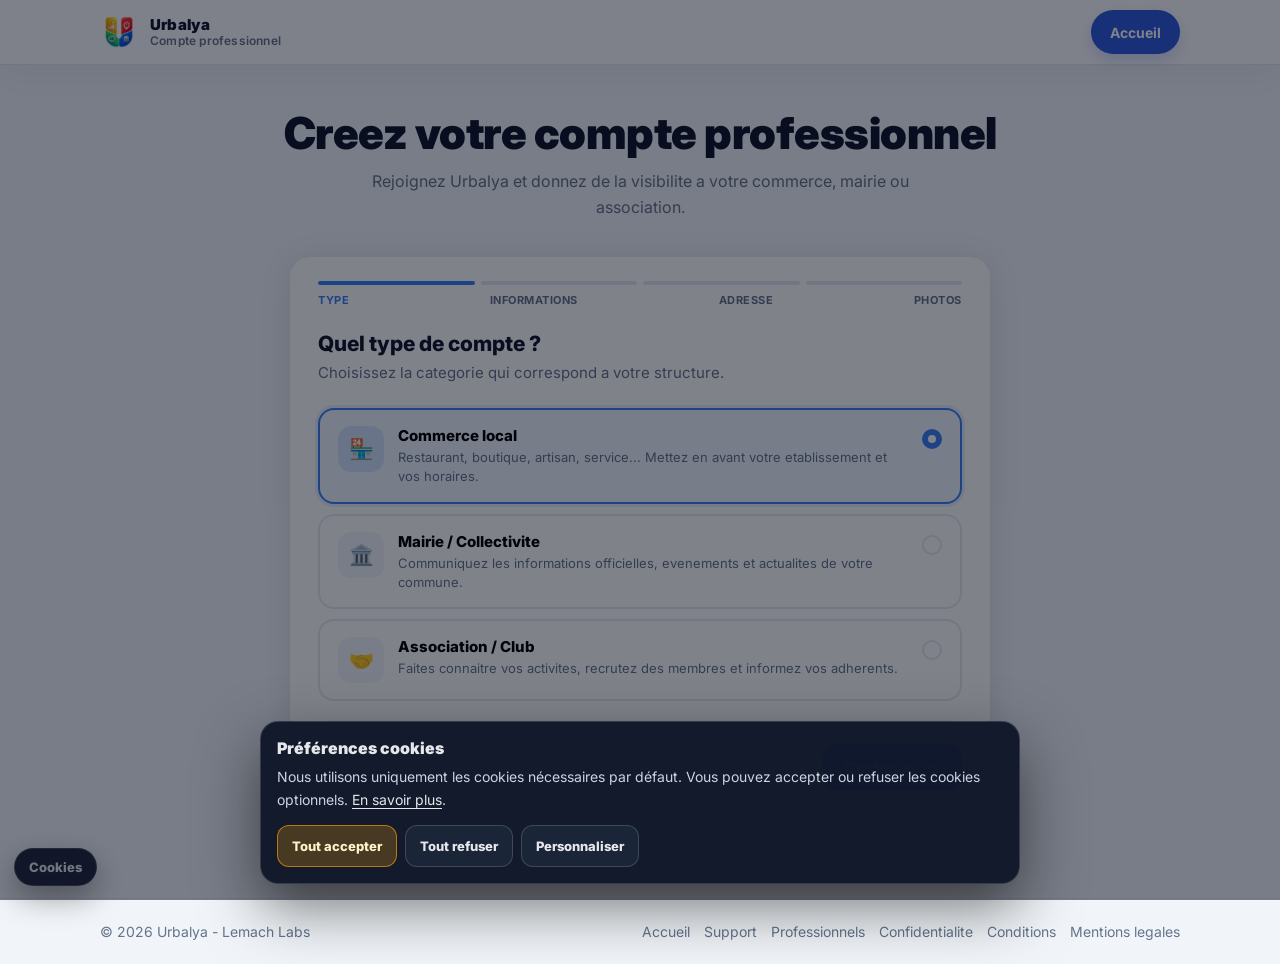
<file: docs/professionnels.html>
<!doctype html>
<html lang="fr">
<head>
  <meta charset="utf-8" />
  <meta http-equiv="refresh" content="0; url=professionnels/" />
  <meta name="viewport" content="width=device-width,initial-scale=1" />
  <title>Redirection — Professionnels Urbalya</title>
  <script>
    window.location.replace('professionnels/' + window.location.search + window.location.hash);
  </script>
</head>
<body>
  <p>Redirection vers la page professionnels...</p>
  <p><a href="professionnels/">Continuer</a></p>
</body>
</html>
</file>
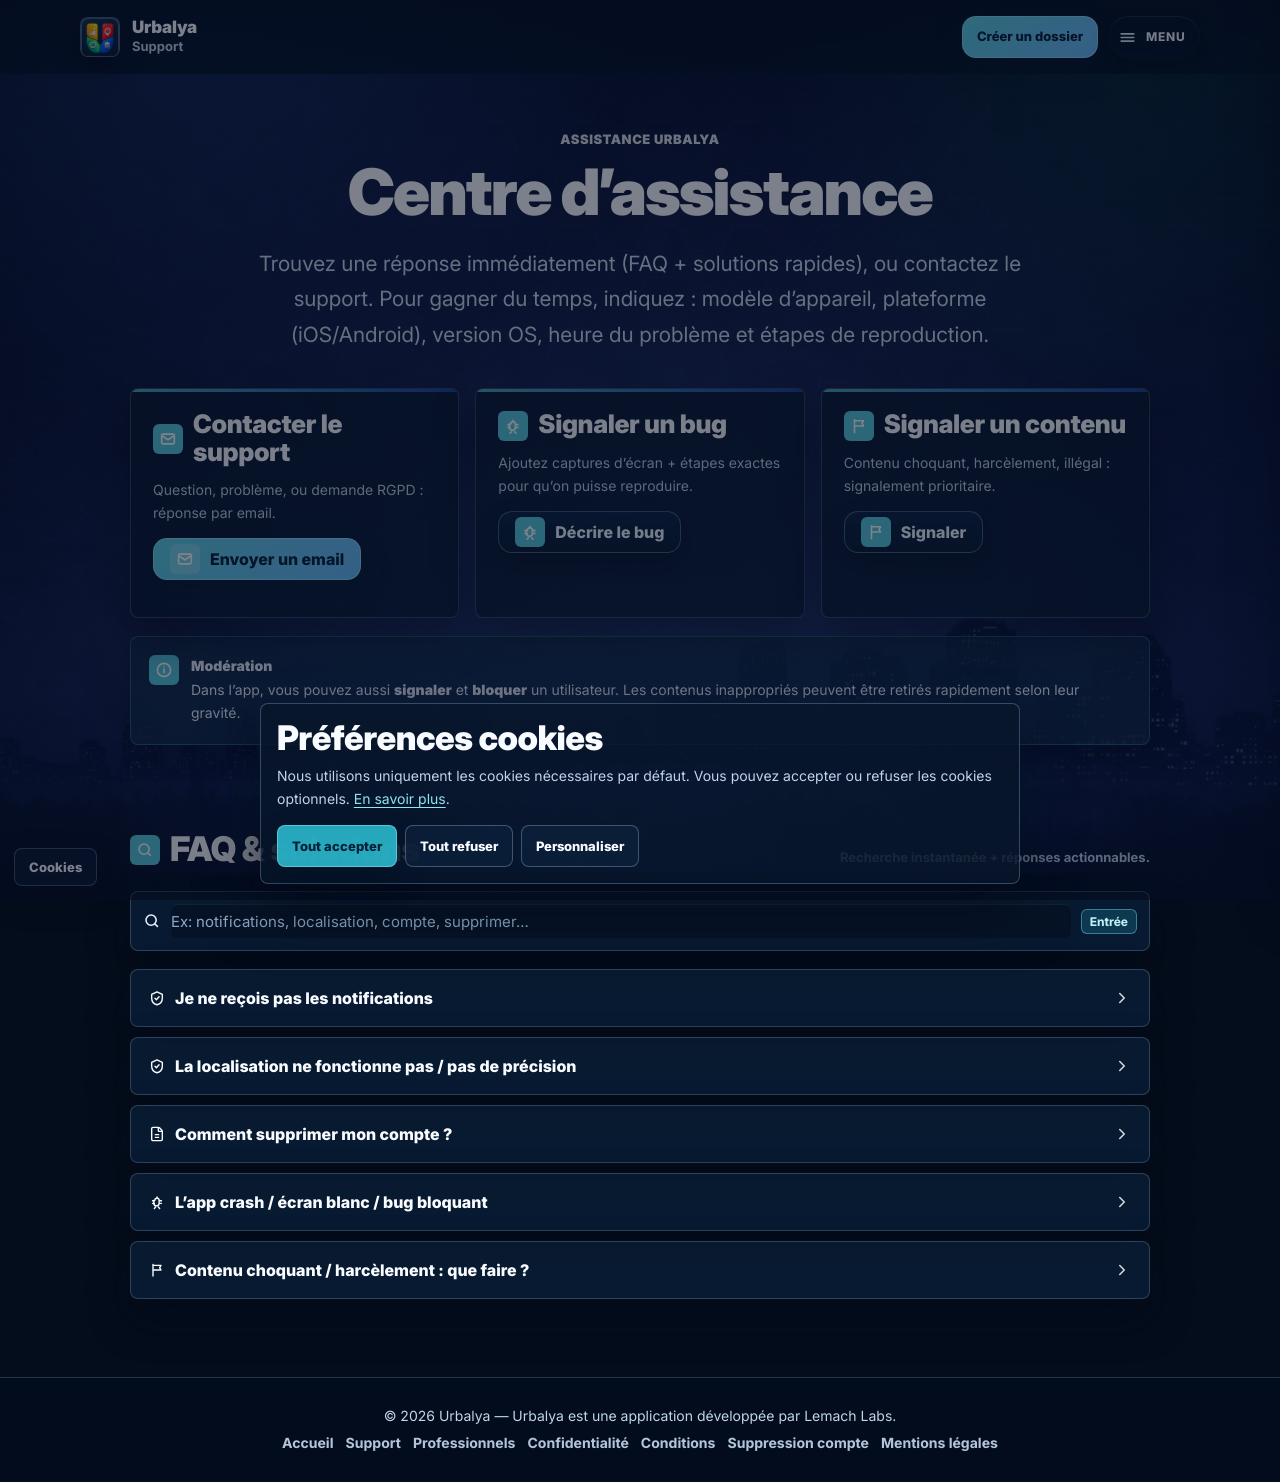
<file: docs/support.html>
<!doctype html>
<html lang="fr">
<head>
  <meta charset="utf-8"/>
  <meta name="viewport" content="width=device-width,initial-scale=1,viewport-fit=cover"/>
  <title>Support — Urbalya</title>
  <meta name="description" content="Centre d’assistance Urbalya : FAQ, support, signalement de bugs et contenus." />
  <meta name="theme-color" content="#ffffff" />

  <link rel="icon" type="image/png" href="logo.png" />
  <link rel="apple-touch-icon" href="logo.png" />

  <link rel="preconnect" href="https://fonts.googleapis.com">
  <link rel="preconnect" href="https://fonts.gstatic.com" crossorigin>
  <link href="https://fonts.googleapis.com/css2?family=Inter:wght@400;500;600;700;800;900&display=swap" rel="stylesheet">
  <link rel="stylesheet" href="cookie-consent.css" />

  <style>
    :root{
      --bg:#0B1220;
      --panel:#0F172A;
      --text:#E5E7EB;
      --muted:#94A3B8;
      --line:rgba(255,255,255,.10);
      --line2:rgba(255,255,255,.14);

      --shadow: 0 18px 50px rgba(0,0,0,.45);
      --shadow2: 0 10px 30px rgba(0,0,0,.35);

      --radius: 18px;
      --radius2: 24px;

      --accent:#3B82F6;
      --accentSoft: rgba(59,130,246,.14);
      --danger:#EF4444;
      --warn:#F59E0B;

      --container: 1100px;
      --tap: 44px;
      --navH: 64px;
      --focus: 0 0 0 4px rgba(59,130,246,.25);
    }

    *{box-sizing:border-box}
    html,body{height:100%}
    body{
      margin:0;
      font-family: Inter, system-ui, -apple-system, Segoe UI, Roboto, Helvetica, Arial, sans-serif;
      color:var(--text);
      background: var(--bg);
      -webkit-font-smoothing: antialiased;
      -moz-osx-font-smoothing: grayscale;
      text-rendering: geometricPrecision;
    }

    a{color:inherit; text-decoration:none}
    img{max-width:100%; height:auto; display:block}
    button{font-family:inherit}
    strong{font-weight:900}

    .container{max-width: var(--container); margin:0 auto; padding:0 16px}
    @media (min-width: 720px){ .container{padding:0 20px} }

    .skip{
      position:absolute;
      left:12px;
      top:12px;
      padding:10px 12px;
      border-radius:12px;
      background: rgba(2,6,23,.95);
      border:1px solid var(--line2);
      transform: translateY(-200%);
      transition: transform .15s ease;
      z-index: 9999;
    }
    .skip:focus{transform: translateY(0); outline:none; box-shadow: var(--focus)}
    :focus{outline:none}
    :focus-visible{box-shadow: var(--focus); border-radius: 12px}

    .ico{width:18px;height:18px; display:inline-block; flex:0 0 auto}
    .ico.sm{width:16px;height:16px}
    .ico.lg{width:20px;height:20px}
    .ico.xl{width:22px;height:22px}

    .nav{
      position:sticky; top:0; z-index:50;
      backdrop-filter: blur(10px);
      background: rgba(11,18,32,.82);
      border-bottom: 1px solid var(--line);
      padding-top: env(safe-area-inset-top);
    }
    .nav-inner{
      min-height: var(--navH);
      display:flex;
      align-items:center;
      justify-content:space-between;
      gap:12px;
    }

    .brand{
      display:flex;
      align-items:center;
      gap:12px;
      min-width: 0;
    }

    .logo{
      width:38px;
      height:38px;
      border-radius:12px;
      overflow:hidden;
      flex: 0 0 auto;
    }
    .logo-img{width:100%; height:100%; object-fit: cover}

    .brand-text{
      display:flex;
      flex-direction:column;
      line-height:1.05;
      min-width: 0;
    }
    .brand-text strong{
      font-weight:900;
      letter-spacing:.2px;
      font-size: 15px;
      white-space: nowrap;
      overflow:hidden;
      text-overflow: ellipsis;
    }
    .brand-text small{
      display:block;
      color:var(--muted);
      font-weight:600;
      letter-spacing:.2px;
      font-size: 12px;
      margin-top: 2px;
      white-space: nowrap;
      overflow:hidden;
      text-overflow: ellipsis;
    }

    .nav-actions{display:flex; align-items:center; gap:10px}

    .nav-toggle{
      width: var(--tap);
      height: var(--tap);
      border-radius: 14px;
      border:1px solid var(--line);
      background: rgba(15,23,42,.45);
      display:inline-flex;
      align-items:center;
      justify-content:center;
      cursor:pointer;
      transition: transform .12s ease, background .12s ease, border-color .12s ease;
      color: var(--text);
    }
    .nav-toggle:hover{transform: translateY(-1px); background: rgba(15,23,42,.65); border-color: rgba(255,255,255,.18)}

    .links{display:none; gap:10px; align-items:center}

    .pill{
      display:inline-flex;
      align-items:center;
      justify-content:center;
      gap:8px;
      padding:10px 12px;
      border-radius:999px;
      border:1px solid var(--line);
      background: rgba(15,23,42,.45);
      transition: transform .12s ease, background .12s ease, border-color .12s ease;
      color:var(--text);
      font-weight:900;
      font-size:14px;
      line-height: 1;
      white-space: nowrap;
      min-height: 38px;
    }
    .pill:hover{transform: translateY(-1px); background: rgba(15,23,42,.65); border-color: rgba(255,255,255,.18)}
    .pill.primary{
      border: 1px solid rgba(255,255,255,.12);
      background: rgba(59,130,246,.92);
      box-shadow: 0 14px 30px rgba(59,130,246,.14);
    }
    .pill.danger,
    .pill.danger[aria-current="page"]{
      border: 1px solid rgba(239,68,68,.55);
      background: rgba(239,68,68,.92);
      color:#fff;
      box-shadow: 0 14px 30px rgba(239,68,68,.20);
    }
    .pill.danger:hover{
      background: rgba(220,38,38,.95);
      border-color: rgba(252,165,165,.65);
    }
    .pill[aria-current="page"]{
      background: rgba(245,158,11,.20);
      border-color: rgba(245,158,11,.55);
      color:#FDE68A;
    }
    .store-link{
      width: clamp(180px, 44vw, 240px);
      padding:0;
      overflow:hidden;
      border-radius: 12px;
     
      background: transparent !important;
      box-shadow: 0 6px 16px rgba(2,6,23,.35);
      min-height: auto;
    }
    .store-link{
      width: clamp(220px, 50vw, 300px);
      padding: 0;
      overflow: hidden;
      border-radius: 12px;
      background: transparent !important;
      box-shadow: 0 6px 16px rgba(2,6,23,.35);
      min-height: auto;
    }
    
    .store-link:hover{
      background: rgba(15,23,42,.15) !important;
      border-color: rgba(226,232,240,.95) !important;
    }
    
    .store-badge{
      display: block;
      width: 100%;
      height: auto;
    }
    
    .drawer .store-link{
      display: block;
      width: 100%;
      max-width: none;
      min-height: auto;
      border-width: 0;
      box-shadow: none;
      margin: 0;
      align-self: stretch;
    }
    
    .drawer .store-badge{
      display: block;
      width: 100%;
      max-width: none;
      max-height: none;
      height: auto;
      margin: 0;
      object-fit: contain;
    }


    .backdrop{
      position:fixed;
      inset:0;
      background: rgba(2,6,23,.60);
      backdrop-filter: blur(6px);
      opacity:0;
      pointer-events:none;
      transition: opacity .18s ease;
      z-index: 80;
    }
    .drawer{
      position:fixed;
      top: env(safe-area-inset-top);
      right:0;
      width: min(92vw, 360px);
      height: calc(100vh - env(safe-area-inset-top));
      background: rgba(15,23,42,.94);
      border-left: 1px solid var(--line);
      box-shadow: 0 30px 80px rgba(0,0,0,.55);
      transform: translateX(110%);
      transition: transform .22s ease;
      z-index: 90;
      display:flex;
      flex-direction:column;
      padding: 14px;
    }
    .drawer-head{
      display:flex;
      align-items:center;
      justify-content:space-between;
      gap:10px;
      padding: 8px 6px 12px;
      border-bottom: 1px solid var(--line);
    }
    .drawer-title{font-weight:900; letter-spacing:.2px}
    .drawer-close{
      width: var(--tap);
      height: var(--tap);
      border-radius: 14px;
      border:1px solid var(--line);
      background: rgba(2,6,23,.35);
      display:inline-flex;
      align-items:center;
      justify-content:center;
      cursor:pointer;
      color: var(--text);
    }
    .drawer-nav{
      display:flex;
      flex-direction:column;
      gap:10px;
      padding: 14px 6px;
    }
    .drawer .pill{
      width:100%;
      justify-content:center;
      padding: 14px 12px;
      border-radius: 16px;
      font-size: 15px;
      min-height: 46px;
    }
    .drawer-foot{
      margin-top:auto;
      padding: 12px 6px 6px;
      border-top: 1px solid var(--line);
      color: var(--muted);
      font-size: 13px;
      line-height: 1.5;
      display:flex;
      flex-direction:column;
      gap:10px;
    }
    .drawer-foot .pill{
      width:100%;
      min-height: 46px;
    }

    .menu-open .backdrop{opacity:1; pointer-events:auto}
    .menu-open .drawer{transform: translateX(0)}

    main{padding: 18px 0 22px}
    .hero{
      border-radius: var(--radius2);
      border:1px solid var(--line);
      background: rgba(15,23,42,.62);
      box-shadow: var(--shadow);
      padding: 18px;
      position:relative;
      overflow:hidden;
    }
    @media (min-width: 720px){ .hero{padding: 26px} }
    .hero:before{
      content:"";
      position:absolute;
      left:0; right:0; top:0;
      height:4px;
      background: rgba(59,130,246,.70);
      opacity:.85;
    }

    .hero-top{
      display:flex;
      align-items:flex-start;
      justify-content:space-between;
      gap:14px;
      flex-wrap:wrap;
    }

    .badge{
      display:inline-flex;
      align-items:center;
      gap:10px;
      padding:8px 12px;
      border-radius:999px;
      background: var(--accentSoft);
      border: 1px solid rgba(59,130,246,.25);
      color: #CFE3FF;
      font-weight:900;
      letter-spacing:.2px;
      font-size: 13px;
    }

    h1{
      margin: 12px 0 8px;
      font-size: clamp(24px, 4.6vw, 32px);
      letter-spacing: -0.7px;
      line-height: 1.08;
    }
    .lead{
      margin:0;
      color:var(--muted);
      line-height:1.75;
      max-width: 78ch;
      font-size: 15px;
    }
    @media (min-width: 720px){ .lead{font-size: 16px} }

    .grid{
      margin-top: 16px;
      display:grid;
      gap: 12px;
      grid-template-columns: 1fr;
    }
    @media (min-width: 720px){ .grid{grid-template-columns: repeat(2, 1fr); gap: 14px} }
    @media (min-width: 980px){ .grid{grid-template-columns: repeat(3, 1fr)} }

    .card{
      border-radius: var(--radius);
      border:1px solid var(--line);
      background: rgba(15,23,42,.55);
      box-shadow: var(--shadow2);
      padding: 16px;
      position:relative;
      overflow:hidden;
      min-height: 154px;
    }
    .card:before{
      content:"";
      position:absolute;
      left:0; top:0; right:0;
      height:3px;
      background: rgba(59,130,246,.70);
      opacity:.85;
    }

    .card h2{
      margin:0 0 8px;
      font-size: 16px;
      display:flex;
      align-items:center;
      gap:10px;
      letter-spacing: -.2px;
    }
    .card p{
      margin:0;
      color:var(--muted);
      line-height:1.7;
      font-size: 14px;
    }

    .btn{
      margin-top: 12px;
      display:inline-flex;
      align-items:center;
      justify-content:center;
      gap:10px;
      padding: 14px 14px;
      border-radius: 16px;
      border:1px solid var(--line);
      background: rgba(2,6,23,.35);
      font-weight:900;
      transition: transform .12s ease, background .12s ease, border-color .12s ease;
      min-height: var(--tap);
      width: 100%;
      text-align:center;
    }
    .btn:hover{transform: translateY(-1px); background: rgba(2,6,23,.55); border-color: rgba(255,255,255,.18)}
    .btn.primary{
      border: 1px solid rgba(255,255,255,.12);
      background: rgba(59,130,246,.92);
      box-shadow: 0 16px 35px rgba(59,130,246,.14);
    }
    @media (min-width: 720px){
      .btn{width:auto}
    }

    .note{
      margin-top: 14px;
      border-radius: var(--radius);
      border:1px solid rgba(245,158,11,.22);
      background: rgba(245,158,11,.10);
      padding: 14px;
      color:#FDE68A;
      line-height:1.7;
      font-size: 14px;
      display:flex;
      gap:12px;
      align-items:flex-start;
    }
    .note .icoWrap{
      width: 30px;
      height: 30px;
      display:flex;
      align-items:center;
      justify-content:center;
      border-radius: 12px;
      background: rgba(245,158,11,.14);
      border: 1px solid rgba(245,158,11,.22);
      flex: 0 0 auto;
    }

    .section{margin-top: 18px}
    .section-title{
      display:flex;
      align-items:flex-end;
      justify-content:space-between;
      gap:14px;
      flex-wrap:wrap;
      margin: 18px 0 12px;
    }
    .section-title h2{
      margin:0;
      font-size: 18px;
      letter-spacing: -.3px;
      display:flex;
      align-items:center;
      gap:10px;
    }
    .section-title span{color:var(--muted); font-weight:600; font-size:13px; line-height:1.3}

    .search{
      margin-top: 12px;
      border-radius: 16px;
      border:1px solid var(--line);
      background: rgba(15,23,42,.55);
      box-shadow: var(--shadow2);
      padding: 10px 12px;
      display:flex;
      gap:10px;
      align-items:center;
    }
    .search input{
      width:100%;
      border:none; outline:none;
      background: transparent;
      color: var(--text);
      font-size: 15px;
      padding: 12px 6px;
    }
    .search input::placeholder{color: rgba(148,163,184,.85)}
    .kbd{
      font-weight:900;
      font-size:12px;
      color: var(--muted);
      border:1px solid rgba(148,163,184,.18);
      border-bottom-color: rgba(148,163,184,.12);
      padding:6px 10px;
      border-radius: 10px;
      background: rgba(2,6,23,.25);
      white-space:nowrap;
    }

    .faq{
      margin-top: 14px;
      display:grid;
      gap: 10px;
    }
    details{
      border-radius: 16px;
      border:1px solid var(--line);
      background: rgba(15,23,42,.55);
      box-shadow: var(--shadow2);
      overflow:hidden;
    }
    summary{
      cursor:pointer;
      list-style:none;
      padding: 14px 16px;
      display:flex;
      align-items:center;
      justify-content:space-between;
      gap:12px;
      font-weight:900;
      color: var(--text);
    }
    summary::-webkit-details-marker{display:none}

    .sum-left{
      display:flex;
      align-items:center;
      gap:10px;
      min-width: 0;
    }
    .sum-left span{
      overflow:hidden;
      text-overflow: ellipsis;
      white-space: nowrap;
    }

    .chev{opacity:.85; transition: transform .15s ease}
    details[open] .chev{transform: rotate(90deg)}

    .answer{
      padding: 0 16px 14px;
      color: var(--muted);
      line-height: 1.75;
      font-size: 14px;
    }
    .answer ul{margin: 10px 0 0 18px}
    .answer a{font-weight:900; color: var(--text); opacity:.95}
    .answer a:hover{opacity:1}

    footer{
      border-top: 1px solid var(--line);
      background: rgba(11,18,32,.55);
      padding: 18px 0;
      color: var(--muted);
      font-size:14px;
      margin-top: 20px;
    }
    .foot{display:flex; align-items:center; justify-content:space-between; gap:12px; flex-wrap:wrap}
    .foot a{color: var(--text); font-weight:900; opacity:.92}
    .foot a:hover{opacity:1}

    .sr-only{
      position:absolute!important;
      width:1px;height:1px;
      padding:0;margin:-1px;
      overflow:hidden;clip:rect(0,0,0,0);
      white-space:nowrap;border:0;
    }

    @media (prefers-reduced-motion: reduce){
      *{scroll-behavior:auto!important}
      .pill,.btn,.nav-toggle,.chev{transition:none}
    }
    /* Menu variant: list minimal (sans cartes) */
    .drawer{
      background: rgba(7,18,38,.92);
      backdrop-filter: blur(16px);
      color:#E6EEF8;
    }

    .drawer-title,
    .drawer-close{
      color:#E6EEF8;
    }

    .drawer-nav{
      gap:0;
      padding:12px 2px 8px;
    }

    .drawer .pill{
      position:relative;
      width:100%;
      justify-content:flex-start;
      gap:12px;
      padding:13px 4px;
      min-height:52px;
      border:0;
      border-radius:0;
      background:transparent !important;
      color:inherit;
      box-shadow:none;
      transform:none;
    }

    .drawer .pill::after{
      content:"";
      position:absolute;
      left:0;
      right:0;
      bottom:0;
      height:1px;
      background:linear-gradient(90deg, rgba(255,255,255,.14), rgba(255,255,255,.04));
      pointer-events:none;
    }

    .drawer .pill::before{
      content:"";
      position:absolute;
      left:-4px;
      top:50%;
      width:2px;
      height:0;
      border-radius:999px;
      background:linear-gradient(180deg,#7DD3FC,#38BDF8);
      transform:translateY(-50%);
      transition:height .18s ease, opacity .18s ease;
      opacity:0;
    }

    .drawer .pill:hover,
    .drawer .pill[aria-current="page"]{
      background:linear-gradient(90deg, rgba(56,189,248,.12), rgba(56,189,248,.03)) !important;
    }

    .drawer .pill:hover::before,
    .drawer .pill[aria-current="page"]::before{
      height:28px;
      opacity:1;
    }

    .drawer .pill[aria-current="page"]{
      color:#F2F8FF;
      border-color:transparent;
    }

    .drawer .pill .ico{
      width:18px;
      height:18px;
      padding:0;
      border:0;
      border-radius:0;
      background:transparent !important;
      box-shadow:none;
      opacity:.95;
      flex:0 0 18px;
      color:#BFD2E6;
    }

    .drawer .pill.primary,
    .drawer .pill.danger{
      color:inherit;
    }

    .drawer .pill.danger{
      color:#FF8D98;
    }

    .drawer-nav > .store-link:nth-last-child(2){
      margin-top:16px;
      position:relative;
    }

    .drawer-nav > .store-link:nth-last-child(2)::before{
      content:"App mobile";
      position:absolute;
      left:0;
      top:-10px;
      transform:translateY(-100%);
      font-size:11px;
      letter-spacing:.15em;
      text-transform:uppercase;
      color:#9FB3CC;
      font-weight:800;
      pointer-events:none;
    }

    .drawer .store-link{
      padding:0;
      margin-top:10px;
      border:1px solid rgba(255,255,255,.14);
      border-radius:12px;
      overflow:hidden;
      background:rgba(10,24,45,.55) !important;
      min-height:auto;
    }

    .drawer .store-link::before,
    .drawer .store-link::after{
      display:none;
    }

    .drawer .store-link .ico{
      display:none;
    }

    .drawer .store-link .store-badge{
      width:100%;
      display:block;
    }

    .drawer-foot{
      padding:10px 2px 0;
      gap:0;
      border-top:1px solid rgba(255,255,255,.12);
    }

    .drawer-foot .pill{
      min-height:52px;
    }

    .drawer-foot .pill.primary,
    .drawer-foot .pill.primary[href*="billing"],
    .drawer-foot .pill.primary[href^="mailto"]{
      background:transparent !important;
      color:inherit;
    }

    @media (max-width:640px){
      .drawer{
        width:min(94vw, 350px);
      }

      .drawer .pill{
        min-height:50px;
        padding:12px 3px;
      }
    }

</style>
  <link rel="stylesheet" href="site.css" />
</head>

<body>
  <a class="skip" href="#main">Aller au contenu principal</a>

    <svg width="0" height="0" style="position:absolute">
    <symbol id="i-menu" viewBox="0 0 24 24">
      <path d="M4 7.5h16M4 12h16M4 16.5h16" fill="none" stroke="currentColor" stroke-width="2.1" stroke-linecap="round" />
    </symbol>

    <symbol id="i-x" viewBox="0 0 24 24">
      <path d="M6 6l12 12M18 6 6 18" fill="none" stroke="currentColor" stroke-width="2.1" stroke-linecap="round" />
    </symbol>

    <symbol id="i-arrow-left" viewBox="0 0 24 24">
      <path d="M19 12H5" fill="none" stroke="currentColor" stroke-width="2.1" stroke-linecap="round" />
      <path d="m11 6-6 6 6 6" fill="none" stroke="currentColor" stroke-width="2.1" stroke-linecap="round" stroke-linejoin="round" />
    </symbol>

    <symbol id="i-arrow-right" viewBox="0 0 24 24">
      <path d="M5 12h14" fill="none" stroke="currentColor" stroke-width="2.1" stroke-linecap="round" />
      <path d="m13 6 6 6-6 6" fill="none" stroke="currentColor" stroke-width="2.1" stroke-linecap="round" stroke-linejoin="round" />
    </symbol>

    <symbol id="i-support" viewBox="0 0 24 24">
      <path d="M4 12a8 8 0 0 1 16 0" fill="none" stroke="currentColor" stroke-width="2.1" stroke-linecap="round" />
      <rect x="3" y="12" width="4.5" height="7" rx="2.2" fill="none" stroke="currentColor" stroke-width="2.1" />
      <rect x="16.5" y="12" width="4.5" height="7" rx="2.2" fill="none" stroke="currentColor" stroke-width="2.1" />
      <path d="M18.8 19.5A2.4 2.4 0 0 1 16.6 21H12" fill="none" stroke="currentColor" stroke-width="2.1" stroke-linecap="round" />
    </symbol>

    <symbol id="i-home" viewBox="0 0 24 24">
      <path d="M3.8 10.6 12 4l8.2 6.6" fill="none" stroke="currentColor" stroke-width="2.1" stroke-linecap="round" stroke-linejoin="round"/>
      <path d="M6.5 9.8V20h11V9.8" fill="none" stroke="currentColor" stroke-width="2.1" stroke-linejoin="round"/>
      <path d="M10 20v-5h4v5" fill="none" stroke="currentColor" stroke-width="2.1" stroke-linejoin="round"/>
    </symbol>

    <symbol id="i-lock" viewBox="0 0 24 24">
      <rect x="5" y="10.5" width="14" height="10" rx="2.4" fill="none" stroke="currentColor" stroke-width="2.1" />
      <path d="M8 10.5V8a4 4 0 1 1 8 0v2.5" fill="none" stroke="currentColor" stroke-width="2.1" stroke-linecap="round" />
    </symbol>

    <symbol id="i-file" viewBox="0 0 24 24">
      <path d="M6 22a2 2 0 0 1-2-2V4a2 2 0 0 1 2-2h8a2.4 2.4 0 0 1 1.7.7L19.3 6.3A2.4 2.4 0 0 1 20 8v12a2 2 0 0 1-2 2Z" fill="none" stroke="currentColor" stroke-width="2.1" stroke-linejoin="round" />
      <path d="M14 2v5a1 1 0 0 0 1 1h5" fill="none" stroke="currentColor" stroke-width="2.1" stroke-linejoin="round" />
      <path d="M9.5 13h5M9.5 17h5" fill="none" stroke="currentColor" stroke-width="2.1" stroke-linecap="round" />
    </symbol>

    <symbol id="i-mail" viewBox="0 0 24 24">
      <rect x="3.5" y="5.5" width="17" height="13" rx="2.2" fill="none" stroke="currentColor" stroke-width="2.1" />
      <path d="m4.5 8 7.5 5.2L19.5 8" fill="none" stroke="currentColor" stroke-width="2.1" stroke-linejoin="round" />
    </symbol>

    <symbol id="i-life" viewBox="0 0 24 24">
      <path d="M4 12h3.3l1.9-3.4L12 16l2.2-4h5.8" fill="none" stroke="currentColor" stroke-width="2.1" stroke-linecap="round" stroke-linejoin="round" />
      <circle cx="12" cy="12" r="8.8" fill="none" stroke="currentColor" stroke-width="2.1" />
    </symbol>

    <symbol id="i-map" viewBox="0 0 24 24">
      <path d="M9 4 3.8 6.2v13.6L9 17.6l6 2.4 5.2-2.2V4.2L15 6.4Z" fill="none" stroke="currentColor" stroke-width="2.1" stroke-linejoin="round" />
      <path d="M9 4v13.6M15 6.4V20" fill="none" stroke="currentColor" stroke-width="2.1" stroke-linecap="round" />
    </symbol>

    <symbol id="i-bell" viewBox="0 0 24 24">
      <path d="M6.8 16h10.4" fill="none" stroke="currentColor" stroke-width="2.1" stroke-linecap="round" />
      <path d="M8.2 16V10a3.8 3.8 0 1 1 7.6 0v6" fill="none" stroke="currentColor" stroke-width="2.1" stroke-linejoin="round" />
      <path d="M10.4 18a1.8 1.8 0 0 0 3.2 0" fill="none" stroke="currentColor" stroke-width="2.1" stroke-linecap="round" />
    </symbol>

    <symbol id="i-building" viewBox="0 0 24 24">
      <rect x="4.5" y="3.5" width="15" height="17" rx="2.2" fill="none" stroke="currentColor" stroke-width="2.1" />
      <path d="M8 8h1.4M8 11.6h1.4M8 15.2h1.4M14.6 8H16M14.6 11.6H16M14.6 15.2H16M11.3 20.5v-3h1.4v3" fill="none" stroke="currentColor" stroke-width="2.1" stroke-linecap="round" />
    </symbol>

    <symbol id="i-camera" viewBox="0 0 24 24">
      <path d="M4.5 8h3.8l1.6-2h4.2l1.6 2h3.8a1.9 1.9 0 0 1 1.9 1.9V18a1.9 1.9 0 0 1-1.9 1.9H4.5A1.9 1.9 0 0 1 2.6 18V9.9A1.9 1.9 0 0 1 4.5 8Z" fill="none" stroke="currentColor" stroke-width="2.1" stroke-linejoin="round" />
      <circle cx="12" cy="13.2" r="3.2" fill="none" stroke="currentColor" stroke-width="2.1" />
    </symbol>

    <symbol id="i-users" viewBox="0 0 24 24">
      <circle cx="9" cy="7.2" r="3" fill="none" stroke="currentColor" stroke-width="2.1" />
      <path d="M3.8 20v-1.2A4.2 4.2 0 0 1 8 14.6h2a4.2 4.2 0 0 1 4.2 4.2V20" fill="none" stroke="currentColor" stroke-width="2.1" stroke-linejoin="round" />
      <path d="M16 4.6a2.8 2.8 0 0 1 0 5.4M20.2 20v-1a3.7 3.7 0 0 0-3-3.6" fill="none" stroke="currentColor" stroke-width="2.1" stroke-linecap="round" />
    </symbol>

    <symbol id="i-shield" viewBox="0 0 24 24">
      <path d="M12 2.8 20 6.6v5.3c0 5.1-3.5 9.2-8 10.3-4.5-1.1-8-5.2-8-10.3V6.6Z" fill="none" stroke="currentColor" stroke-width="2.1" stroke-linejoin="round" />
      <path d="m9 12.3 2.1 2.2 4-4.3" fill="none" stroke="currentColor" stroke-width="2.1" stroke-linecap="round" stroke-linejoin="round" />
    </symbol>

    <symbol id="i-check" viewBox="0 0 24 24">
      <path d="m20 7.5-10 10-5-5" fill="none" stroke="currentColor" stroke-width="2.2" stroke-linecap="round" stroke-linejoin="round" />
    </symbol>

    <symbol id="i-news-premium" viewBox="0 0 24 24">
      <rect x="3" y="4" width="18" height="16" rx="3" fill="none" stroke="currentColor" stroke-width="2" />
      <rect x="6.5" y="7" width="4.8" height="4.2" rx="1" fill="none" stroke="currentColor" stroke-width="2" />
      <path d="M13.6 8.1H18" fill="none" stroke="currentColor" stroke-width="2" stroke-linecap="round" />
      <path d="M13.6 10.6H18" fill="none" stroke="currentColor" stroke-width="2" stroke-linecap="round" />
      <path d="M6.5 14.5H18" fill="none" stroke="currentColor" stroke-width="2" stroke-linecap="round" />
      <path d="M6.5 17.1H14.8" fill="none" stroke="currentColor" stroke-width="2" stroke-linecap="round" />
    </symbol>

    <symbol id="i-signal-premium" viewBox="0 0 24 24">
      <path d="M12 21.25s-6.8-4.4-6.8-10.5a6.8 6.8 0 0 1 13.6 0c0 6.1-6.8 10.5-6.8 10.5Z" fill="none" stroke="currentColor" stroke-width="2" stroke-linejoin="round" />
      <path d="M12 8.25v3.6" fill="none" stroke="currentColor" stroke-width="2.2" stroke-linecap="round" />
      <circle cx="12" cy="14.4" r="1.1" fill="currentColor" />
    </symbol>

    <symbol id="i-ranking-premium" viewBox="0 0 24 24">
      <path d="M8 4.5h8v2.7a4 4 0 1 1-8 0V4.5Z" fill="none" stroke="currentColor" stroke-width="2" stroke-linejoin="round" />
      <path d="M8 7.3H5.5a2.5 2.5 0 0 0 2.5 2.5" fill="none" stroke="currentColor" stroke-width="2" stroke-linecap="round" />
      <path d="M16 7.3h2.5a2.5 2.5 0 0 1-2.5 2.5" fill="none" stroke="currentColor" stroke-width="2" stroke-linecap="round" />
      <path d="M12 11.2v5.1" fill="none" stroke="currentColor" stroke-width="2" stroke-linecap="round" />
      <path d="M9.2 20h5.6" fill="none" stroke="currentColor" stroke-width="2" stroke-linecap="round" />
      <path d="M10.2 14.6h3.6" fill="none" stroke="currentColor" stroke-width="2" stroke-linecap="round" />
    </symbol>

    <symbol id="i-alert" viewBox="0 0 24 24">
      <path d="M12 3.5 21 19.5H3L12 3.5Z" fill="none" stroke="currentColor" stroke-width="2.1" stroke-linejoin="round"/>
      <path d="M12 9.2v4.8" fill="none" stroke="currentColor" stroke-width="2.1" stroke-linecap="round"/>
      <circle cx="12" cy="17" r="1.1" fill="currentColor"/>
    </symbol>

    <symbol id="i-ban" viewBox="0 0 24 24">
      <circle cx="12" cy="12" r="8.8" fill="none" stroke="currentColor" stroke-width="2.1"/>
      <path d="M7.8 7.8 16.2 16.2" fill="none" stroke="currentColor" stroke-width="2.1" stroke-linecap="round"/>
    </symbol>

    <symbol id="i-book" viewBox="0 0 24 24">
      <path d="M5.5 4.5h5.8a2.2 2.2 0 0 1 2.2 2.2V20a2.2 2.2 0 0 0-2.2-2.2H5.5Z" fill="none" stroke="currentColor" stroke-width="2.1" stroke-linejoin="round"/>
      <path d="M18.5 4.5h-5.8a2.2 2.2 0 0 0-2.2 2.2" fill="none" stroke="currentColor" stroke-width="2.1" stroke-linecap="round"/>
      <path d="M18.5 4.5V20h-5.8a2.2 2.2 0 0 0-2.2 2.2" fill="none" stroke="currentColor" stroke-width="2.1" stroke-linejoin="round"/>
    </symbol>

    <symbol id="i-image" viewBox="0 0 24 24">
      <rect x="3.5" y="4.5" width="17" height="15" rx="2.2" fill="none" stroke="currentColor" stroke-width="2.1"/>
      <circle cx="9" cy="9" r="1.8" fill="none" stroke="currentColor" stroke-width="2.1"/>
      <path d="m5.8 17 4.8-5 3.3 3 2.7-2.8 2.6 4.8" fill="none" stroke="currentColor" stroke-width="2.1" stroke-linecap="round" stroke-linejoin="round"/>
    </symbol>

    <symbol id="i-link" viewBox="0 0 24 24">
      <path d="M9.2 14.8 7.4 16.6a3.5 3.5 0 1 1-4.9-4.9l1.8-1.8" fill="none" stroke="currentColor" stroke-width="2.1" stroke-linecap="round"/>
      <path d="m14.8 9.2 1.8-1.8a3.5 3.5 0 1 1 4.9 4.9l-1.8 1.8" fill="none" stroke="currentColor" stroke-width="2.1" stroke-linecap="round"/>
      <path d="m8.8 15.2 6.4-6.4" fill="none" stroke="currentColor" stroke-width="2.1" stroke-linecap="round"/>
    </symbol>

    <symbol id="i-pause" viewBox="0 0 24 24">
      <rect x="7" y="5.5" width="3.8" height="13" rx="1.5" fill="none" stroke="currentColor" stroke-width="2.1"/>
      <rect x="13.2" y="5.5" width="3.8" height="13" rx="1.5" fill="none" stroke="currentColor" stroke-width="2.1"/>
    </symbol>

    <symbol id="i-refresh" viewBox="0 0 24 24">
      <path d="M19.2 9.2A8.2 8.2 0 1 0 20 12" fill="none" stroke="currentColor" stroke-width="2.1" stroke-linecap="round"/>
      <path d="M20 4.5v5.5h-5.5" fill="none" stroke="currentColor" stroke-width="2.1" stroke-linecap="round" stroke-linejoin="round"/>
    </symbol>

    <symbol id="i-clock" viewBox="0 0 24 24">
      <circle cx="12" cy="12" r="8.8" fill="none" stroke="currentColor" stroke-width="2.1"/>
      <path d="M12 7.5v4.9l3.5 2" fill="none" stroke="currentColor" stroke-width="2.1" stroke-linecap="round" stroke-linejoin="round"/>
    </symbol>

    <symbol id="i-target" viewBox="0 0 24 24">
      <circle cx="12" cy="12" r="8.8" fill="none" stroke="currentColor" stroke-width="2.1"/>
      <circle cx="12" cy="12" r="4.8" fill="none" stroke="currentColor" stroke-width="2.1"/>
      <circle cx="12" cy="12" r="1.6" fill="currentColor"/>
    </symbol>

    <symbol id="i-hand" viewBox="0 0 24 24">
      <path d="M6.8 12v-1.2a1.8 1.8 0 0 1 3.6 0V12" fill="none" stroke="currentColor" stroke-width="2.1" stroke-linecap="round"/>
      <path d="M10.4 12V9.7a1.8 1.8 0 0 1 3.6 0V12" fill="none" stroke="currentColor" stroke-width="2.1" stroke-linecap="round"/>
      <path d="M14 12v-1a1.8 1.8 0 0 1 3.6 0v4.1c0 3.1-2.1 5.9-5.9 5.9H9c-2.1 0-3.4-1-4.4-3l-.9-1.9" fill="none" stroke="currentColor" stroke-width="2.1" stroke-linecap="round" stroke-linejoin="round"/>
    </symbol>

    <symbol id="i-baby" viewBox="0 0 24 24">
      <circle cx="12" cy="10" r="4.1" fill="none" stroke="currentColor" stroke-width="2.1"/>
      <path d="M6.2 21c1.1-3 3.3-4.9 5.8-4.9s4.7 1.9 5.8 4.9" fill="none" stroke="currentColor" stroke-width="2.1" stroke-linecap="round"/>
      <circle cx="10.4" cy="9.6" r=".7" fill="currentColor"/>
      <circle cx="13.6" cy="9.6" r=".7" fill="currentColor"/>
    </symbol>

    <symbol id="i-bug" viewBox="0 0 24 24">
      <path d="M8.8 9.5a3.2 3.2 0 0 1 6.4 0v4.2a4 4 0 0 1-8 0V9.5Z" fill="none" stroke="currentColor" stroke-width="2.1" stroke-linejoin="round"/>
      <path d="M12 6.2V4.4M8.2 10.2H5.3M18.7 10.2h-2.9M8.2 14H5.3M18.7 14h-2.9M10 19.6l-2 2M14 19.6l2 2" fill="none" stroke="currentColor" stroke-width="2.1" stroke-linecap="round"/>
    </symbol>

    <symbol id="i-flag" viewBox="0 0 24 24">
      <path d="M6 21V3.8" fill="none" stroke="currentColor" stroke-width="2.1" stroke-linecap="round"/>
      <path d="M6 5h12l-2 3.4L18 12H6" fill="none" stroke="currentColor" stroke-width="2.1" stroke-linejoin="round"/>
    </symbol>

    <symbol id="i-search" viewBox="0 0 24 24">
      <circle cx="10.8" cy="10.8" r="6.8" fill="none" stroke="currentColor" stroke-width="2.1"/>
      <path d="m19.2 19.2-3.6-3.6" fill="none" stroke="currentColor" stroke-width="2.1" stroke-linecap="round"/>
    </symbol>

    <symbol id="i-chevron" viewBox="0 0 24 24">
      <path d="m9 6 6 6-6 6" fill="none" stroke="currentColor" stroke-width="2.1" stroke-linecap="round" stroke-linejoin="round"/>
    </symbol>

    <symbol id="i-info" viewBox="0 0 24 24">
      <circle cx="12" cy="12" r="8.8" fill="none" stroke="currentColor" stroke-width="2.1"/>
      <path d="M12 10.4v5.1" fill="none" stroke="currentColor" stroke-width="2.1" stroke-linecap="round"/>
      <circle cx="12" cy="7.4" r="1" fill="currentColor"/>
    </symbol>

    <symbol id="i-stack" viewBox="0 0 24 24">
      <path d="m12 3.5 8.8 4.7L12 13 3.2 8.2 12 3.5Z" fill="none" stroke="currentColor" stroke-width="2.1" stroke-linejoin="round"/>
      <path d="m3.2 12.1 8.8 4.7 8.8-4.7" fill="none" stroke="currentColor" stroke-width="2.1" stroke-linejoin="round"/>
      <path d="m3.2 16.2 8.8 4.7 8.8-4.7" fill="none" stroke="currentColor" stroke-width="2.1" stroke-linejoin="round"/>
    </symbol>





    <symbol id="i-apple" viewBox="0 0 24 24">
      <path d="M16.45 13.15c0 2.75 2.22 3.62 2.22 3.62s-1.58 4.49-3.78 4.49c-1.06 0-1.98-.65-3.19-.65-1.21 0-2.2.65-3.18.65-2.04 0-4.12-4.09-4.12-7.44 0-2.99 1.9-4.63 3.8-4.63 1 0 2.01.77 3.2.77s2.11-.77 3.48-.77c.46 0 2.2.09 3.21 1.67-2.72 1.48-1.63 4.91 1.56 4.91Z" fill="currentColor"/>
      <path d="M14.66 2.83c-.57.79-1.55 1.37-2.45 1.31-.11-.96.35-1.93.87-2.63.61-.77 1.66-1.35 2.55-1.43.08.96-.27 1.93-.97 2.75Z" fill="currentColor"/>
    </symbol>
  </svg>


  <header class="nav" role="banner">
    <div class="container nav-inner">
      <a class="brand" href="index.html" aria-label="Aller à l'accueil Urbalya">
        <span class="logo" aria-hidden="true">
          <img class="logo-img" src="logo.png" alt="Urbalya" />
        </span>
        <span class="brand-text">
          <strong>Urbalya</strong>
          <small>Support</small>
        </span>
      </a>

      <div class="nav-actions">
        <a class="pill primary header-create-btn" href="professionnels/#pro-signup-section">Créer un dossier</a>
        <button
          class="nav-toggle"
          type="button"
          aria-label="Ouvrir le menu"
          aria-controls="drawer"
          aria-expanded="false"
          id="menuBtn"
        >
          <svg class="ico xl" aria-hidden="true"><use href="#i-menu"></use></svg>
        </button>
      </div>
    </div>
  </header>

  <div class="backdrop" id="backdrop" aria-hidden="true"></div>
  <aside class="drawer" id="drawer" role="dialog" aria-modal="true" aria-label="Menu">
    <div class="drawer-head">
      <div class="drawer-title">Navigation</div>
      <button class="drawer-close" type="button" aria-label="Fermer le menu" id="closeBtn">
        <svg class="ico xl" aria-hidden="true"><use href="#i-x"></use></svg>
      </button>
    </div>

    <nav class="drawer-nav" aria-label="Navigation mobile">
      <a class="pill" href="index.html" >
        <svg class="ico" aria-hidden="true"><use href="#i-home"></use></svg>
        Accueil
      </a>
      <a class="pill" href="professionnels/">
        <svg class="ico" aria-hidden="true"><use href="#i-building"></use></svg>
        Compte Pro
      </a>
      <a class="pill" href="support.html" aria-current="page">
        <svg class="ico" aria-hidden="true"><use href="#i-support"></use></svg>
        Support
      </a>
      <a class="pill" href="privacy.html">
        <svg class="ico" aria-hidden="true"><use href="#i-lock"></use></svg>
        Confidentialité
      </a>
      <a class="pill" href="terms.html">
        <svg class="ico" aria-hidden="true"><use href="#i-file"></use></svg>
        Conditions
      </a>
      <a class="pill" href="mentions-legales.html">
        <svg class="ico" aria-hidden="true"><use href="#i-building"></use></svg>
        Mentions légales
      </a>
      <a class="pill primary store-link" href="https://apps.apple.com/app/urbalya/id6754794588" rel="noopener noreferrer" aria-label="Ouvrir l'App Store">
        <img class="store-badge" src="apple.png" alt="Télécharger sur l'App Store" loading="lazy" decoding="async" />
      </a>
      <a class="pill primary store-link" href="https://play.google.com/store/apps/details?id=com.urbalya.app&pcampaignid=web_share" rel="noopener noreferrer" aria-label="Ouvrir Google Play">
        <img class="store-badge" src="google.png" alt="Disponible sur Google Play" loading="lazy" decoding="async" />
      </a>
    </nav>

    <div class="drawer-foot">
      <a class="pill primary" href="billing.html">
        <svg class="ico" aria-hidden="true"><use href="#i-lock"></use></svg>
        Gerer mon compte
      </a>
      <a class="pill danger" href="delete-account.html">
        <svg class="ico" aria-hidden="true"><use href="#i-file"></use></svg>
        Supprimer mon compte
      </a>
      <a class="pill primary" href="mailto:contact@urbalya.com?subject=Support%20Urbalya">
        <svg class="ico" aria-hidden="true"><use href="#i-mail"></use></svg>
        Contactez-nous
      </a>
    </div>
  </aside>

  <main class="container support-page" role="main" id="main">
    <section class="hero page-hero" aria-label="Support Urbalya">
      <p class="page-kicker">Assistance Urbalya</p>
      <h1>Centre d’assistance</h1>
      <p class="lead">
        Trouvez une réponse immédiatement (FAQ + solutions rapides), ou contactez le support.
        Pour gagner du temps, indiquez : modèle d’appareil, plateforme (iOS/Android), version OS, heure du problème et étapes de reproduction.
      </p>

      <div class="grid support-action-grid" aria-label="Actions rapides">
        <article class="card">
          <h2>
            <svg class="ico" aria-hidden="true"><use href="#i-mail"></use></svg>
            Contacter le support
          </h2>
          <p>Question, problème, ou demande RGPD : réponse par email.</p>
          <a class="btn primary"
             href="mailto:contact@urbalya.com?subject=Support%20Urbalya&body=Bonjour%2C%0A%0A%5BExpliquez%20votre%20demande%5D%0A%0AAppareil%20%3A%20%0APlateforme%20%28iOS%2FAndroid%29%20%3A%20%0AVersion%20OS%20%3A%20%0AVersion%20Urbalya%20%3A%20%0AHeure%20du%20bug%20%3A%20%0A%0AMerci.">
            <svg class="ico" aria-hidden="true"><use href="#i-mail"></use></svg>
            Envoyer un email
          </a>
        </article>

        <article class="card">
          <h2>
            <svg class="ico" aria-hidden="true"><use href="#i-bug"></use></svg>
            Signaler un bug
          </h2>
          <p>Ajoutez captures d’écran + étapes exactes pour qu’on puisse reproduire.</p>
          <a class="btn"
             href="mailto:contact@urbalya.com?subject=Bug%20-%20Urbalya&body=Bonjour%2C%0A%0AType%20de%20bug%20%3A%20%0AEtapes%20pour%20reproduire%20%3A%0A1)%20%0A2)%20%0A3)%20%0A%0AResultat%20obtenu%20%3A%20%0AResultat%20attendu%20%3A%20%0A%0AAppareil%20%3A%20%0APlateforme%20%28iOS%2FAndroid%29%20%3A%20%0AVersion%20OS%20%3A%20%0AHeure%20%3A%20%0A%0AMerci.">
            <svg class="ico" aria-hidden="true"><use href="#i-bug"></use></svg>
            Décrire le bug
          </a>
        </article>

        <article class="card">
          <h2>
            <svg class="ico" aria-hidden="true"><use href="#i-flag"></use></svg>
            Signaler un contenu
          </h2>
          <p>Contenu choquant, harcèlement, illégal : signalement prioritaire.</p>
          <a class="btn"
             href="mailto:contact@urbalya.com?subject=Signalement%20contenu%20-%20Urbalya&body=Bonjour%2C%0A%0AJe%20souhaite%20signaler%20un%20contenu%20:%0A%0A-%20Type%20(contenu%2Fprofil%2Fmessage)%20:%20%0A-%20Lien%2FID%20(si%20possible)%20:%20%0A-%20Description%20:%20%0A-%20Captures%20d%E2%80%99%C3%A9cran%20:%20%0A%0AMerci.">
            <svg class="ico" aria-hidden="true"><use href="#i-flag"></use></svg>
            Signaler
          </a>
        </article>
      </div>

      <div class="note" role="note" aria-label="Note modération">
        <div class="icoWrap" aria-hidden="true">
          <svg class="ico lg"><use href="#i-info"></use></svg>
        </div>
        <div>
          <strong>Modération</strong><br/>
          Dans l’app, vous pouvez aussi <strong>signaler</strong> et <strong>bloquer</strong> un utilisateur.
          Les contenus inappropriés peuvent être retirés rapidement selon leur gravité.
        </div>
      </div>
    </section>

    <section class="section" aria-label="FAQ">
      <div class="section-title">
        <h2>
          <svg class="ico" aria-hidden="true"><use href="#i-search"></use></svg>
          FAQ & solutions
        </h2>
        <span>Recherche instantanée + réponses actionnables.</span>
      </div>

      <div class="search" role="search">
        <label class="sr-only" for="q">Rechercher dans la FAQ</label>
        <svg class="ico" aria-hidden="true"><use href="#i-search"></use></svg>
        <input id="q" type="search" placeholder="Ex: notifications, localisation, compte, supprimer…" autocomplete="off" />
        <span class="kbd" aria-hidden="true">Entrée</span>
      </div>

      <div class="faq" id="faq">
        <details data-keywords="notifications push ios android autoriser reglages">
          <summary>
            <div class="sum-left">
              <svg class="ico sm" aria-hidden="true"><use href="#i-shield"></use></svg>
              <span>Je ne reçois pas les notifications</span>
            </div>
            <svg class="ico chev" aria-hidden="true"><use href="#i-chevron"></use></svg>
          </summary>
          <div class="answer">
            <ul>
              <li>iOS → <strong>Réglages</strong> → <strong>Notifications</strong> → <strong>Urbalya</strong> → activer <strong>Autoriser</strong>.</li>
              <li>Android → <strong>Paramètres</strong> → <strong>Applications</strong> → <strong>Urbalya</strong> → <strong>Notifications</strong> → activer <strong>Autoriser</strong>.</li>
              <li>Vérifier les modes <strong>Concentration</strong> / <strong>Ne pas déranger</strong>.</li>
              <li>Ouvrir l’app au moins une fois après installation (initialisation des permissions).</li>
            </ul>
          </div>
        </details>

        <details data-keywords="localisation gps autorisation ios android quand active mairie me localiser">
          <summary>
            <div class="sum-left">
              <svg class="ico sm" aria-hidden="true"><use href="#i-shield"></use></svg>
              <span>La localisation ne fonctionne pas / pas de précision</span>
            </div>
            <svg class="ico chev" aria-hidden="true"><use href="#i-chevron"></use></svg>
          </summary>
          <div class="answer">
            <ul>
              <li>iOS → <strong>Réglages</strong> → <strong>Confidentialité</strong> → <strong>Service de localisation</strong> → <strong>Urbalya</strong> → <strong>Lorsque l’app est active</strong>.</li>
              <li>Android → <strong>Paramètres</strong> → <strong>Applications</strong> → <strong>Urbalya</strong> → <strong>Autorisations</strong> → activer <strong>Localisation</strong> (pendant l’utilisation).</li>
              <li>Activer la précision de localisation pour de meilleurs résultats sur la carte.</li>
              <li>Sans localisation, certaines fonctions sont moins précises (affichages par ville, etc.).</li>
            </ul>
          </div>
        </details>

        <details data-keywords="supprimer compte effacement rgpd desinscription">
          <summary>
            <div class="sum-left">
              <svg class="ico sm" aria-hidden="true"><use href="#i-file"></use></svg>
              <span>Comment supprimer mon compte ?</span>
            </div>
            <svg class="ico chev" aria-hidden="true"><use href="#i-chevron"></use></svg>
          </summary>
          <div class="answer">
            <ul>
              <li>Dans l’app : <strong>Paramètres</strong> → <strong>Compte</strong> → <strong>Supprimer mon compte</strong>.</li>
              <li>Via le web : <a href="delete-account.html">page publique de suppression de compte</a>.</li>
              <li>Pour une demande RGPD spécifique : <a href="mailto:contact@urbalya.com?subject=Demande%20RGPD%20-%20Urbalya">contact@urbalya.com</a>.</li>
            </ul>
          </div>
        </details>

        <details data-keywords="bug crash blocage erreur ecran noir ios android">
          <summary>
            <div class="sum-left">
              <svg class="ico sm" aria-hidden="true"><use href="#i-bug"></use></svg>
              <span>L’app crash / écran blanc / bug bloquant</span>
            </div>
            <svg class="ico chev" aria-hidden="true"><use href="#i-chevron"></use></svg>
          </summary>
          <div class="answer">
            <ul>
              <li>Redémarrer l’app et vérifier la connexion réseau.</li>
              <li>Mettre iOS ou Android à jour et installer la dernière version de Urbalya.</li>
              <li>Envoyer un rapport : modèle d’appareil + plateforme + version OS + capture + heure + étapes à <a href="mailto:contact@urbalya.com?subject=Crash%20-%20Urbalya">contact@urbalya.com</a>.</li>
            </ul>
          </div>
        </details>

        <details data-keywords="contenu choquant harcelement abus signaler bloquer">
          <summary>
            <div class="sum-left">
              <svg class="ico sm" aria-hidden="true"><use href="#i-flag"></use></svg>
              <span>Contenu choquant / harcèlement : que faire ?</span>
            </div>
            <svg class="ico chev" aria-hidden="true"><use href="#i-chevron"></use></svg>
          </summary>
          <div class="answer">
            <ul>
              <li>Dans l’app : utilisez <strong>Signaler</strong> + <strong>Bloquer</strong>.</li>
              <li>Par email : <a href="mailto:contact@urbalya.com?subject=Signalement%20contenu%20-%20Urbalya">contact@urbalya.com</a> avec captures, ID/lien, description.</li>
            </ul>
          </div>
        </details>
      </div>
    </section>
  </main>

  <footer role="contentinfo">
    <div class="container foot">
      <div>© <span id="y"></span> Urbalya — <a href="mailto:contact@urbalya.com">contact@urbalya.com</a></div>
      <div style="display:flex; gap:12px; flex-wrap:wrap">
        <a href="index.html">Accueil</a>
        <a href="support.html">Support</a>
        <a href="professionnels/">Professionnels</a>
        <a href="privacy.html">Confidentialité</a>
        <a href="terms.html">Conditions</a>
        <a href="delete-account.html">Suppression compte</a>
        <a href="mentions-legales.html">Mentions légales</a>
      </div>
    </div>
  </footer>

  <script>
    document.getElementById("y").textContent = new Date().getFullYear();

    const root = document.documentElement;
    const btn = document.getElementById("menuBtn");
    const closeBtn = document.getElementById("closeBtn");
    const backdrop = document.getElementById("backdrop");
    const drawer = document.getElementById("drawer");

    let lastFocus = null;

    function setOpen(open) {
      if (open) {
        lastFocus = document.activeElement;
        root.classList.add("menu-open");
        btn.setAttribute("aria-expanded", "true");
        backdrop.setAttribute("aria-hidden", "false");
        const firstLink = drawer.querySelector("a, button");
        setTimeout(() => firstLink && firstLink.focus(), 50);
      } else {
        root.classList.remove("menu-open");
        btn.setAttribute("aria-expanded", "false");
        backdrop.setAttribute("aria-hidden", "true");
        if (lastFocus && typeof lastFocus.focus === "function") lastFocus.focus();
      }
      console.log("📝 [WEB] menu =", { open });
    }

    if (btn) btn.addEventListener("click", () => setOpen(true));
    if (closeBtn) closeBtn.addEventListener("click", () => setOpen(false));
    if (backdrop) backdrop.addEventListener("click", () => setOpen(false));

    document.addEventListener("keydown", (e) => {
      if (!root.classList.contains("menu-open")) return;
      if (e.key === "Escape") {
        e.preventDefault();
        setOpen(false);
      }
    });

    if (drawer) {
      drawer.addEventListener("click", (e) => {
        const t = e.target;
        if (t && t.closest && t.closest("a")) setOpen(false);
      });
    }

    const input = document.getElementById("q");
    const items = Array.from(document.querySelectorAll("#faq details"));

    function norm(s){
      return (s||"")
        .toLowerCase()
        .normalize("NFD")
        .replace(/[\u0300-\u036f]/g,"");
    }

    function filter(){
      const q = norm(input.value.trim());
      let shown = 0;

      items.forEach(d => {
        const t = norm(d.textContent);
        const k = norm(d.getAttribute("data-keywords") || "");
        const show = !q || t.includes(q) || k.includes(q);

        d.style.display = show ? "" : "none";
        if(!show) d.open = false;
        if(show) shown++;
      });

      console.log("📝 [WEB] faq_filter =", { q: input.value.trim(), shown, total: items.length });
    }

    if (input) {
      input.addEventListener("input", filter);
      input.addEventListener("keydown", (e) => {
        if(e.key === "Enter"){ e.preventDefault(); filter(); }
      });
    }
  </script>
  <script src="cookie-consent.js"></script>
</body>
</html>
</file>
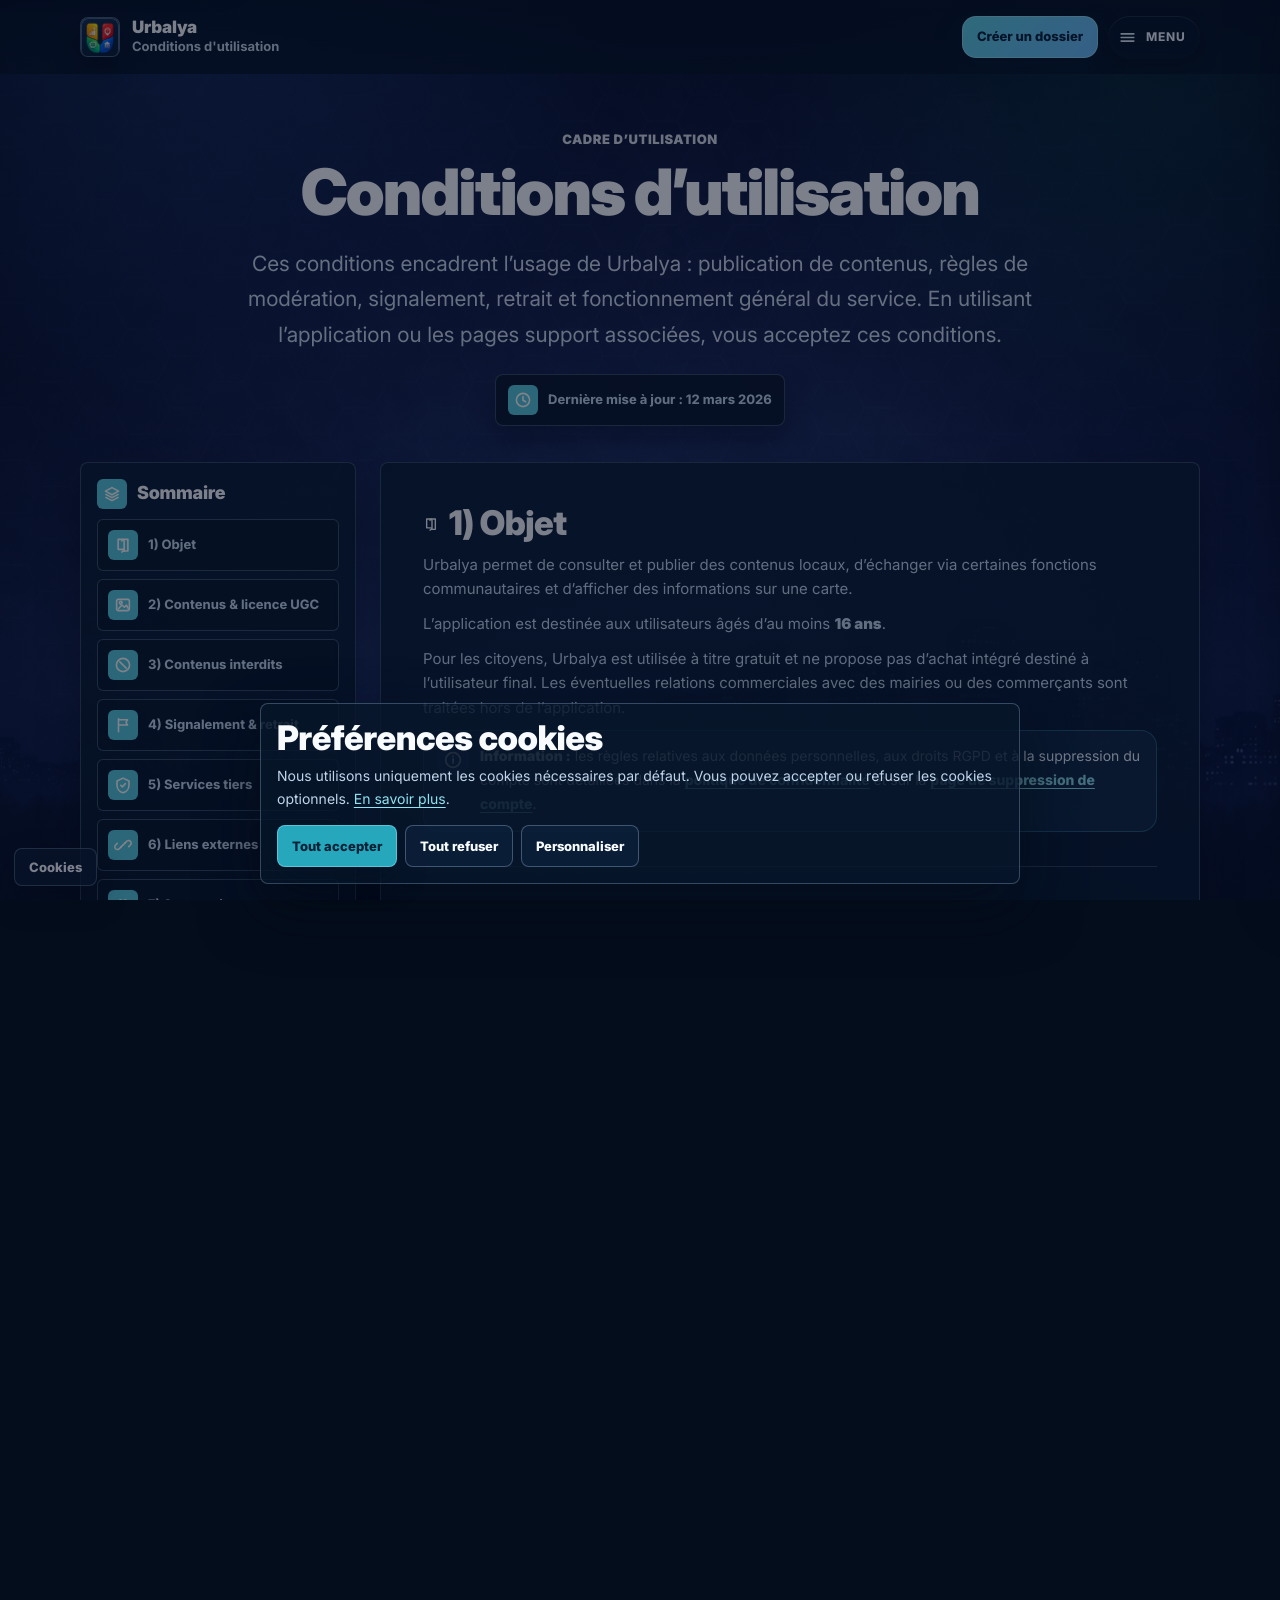
<file: docs/terms.html>
<!doctype html>
<html lang="fr">
<head>
  <meta charset="utf-8" />
  <meta name="viewport" content="width=device-width,initial-scale=1,viewport-fit=cover"/>
  <title>Conditions d’utilisation — Urbalya</title>
  <meta name="description" content="Conditions d’utilisation Urbalya : règles, contenus interdits, signalement et retrait." />
  <meta name="theme-color" content="#0b1220" />

  <link rel="icon" type="image/png" href="logo.png" />
  <link rel="apple-touch-icon" href="logo.png" />

  <link rel="preconnect" href="https://fonts.googleapis.com">
  <link rel="preconnect" href="https://fonts.gstatic.com" crossorigin>
  <link href="https://fonts.googleapis.com/css2?family=Inter:wght@400;500;600;700;800;900&display=swap" rel="stylesheet">
  <link rel="stylesheet" href="cookie-consent.css" />

  <style>
    :root{
      --bg:#0B1220;
      --panel:#0F172A;
      --text:#E5E7EB;
      --muted:#94A3B8;
      --line:rgba(255,255,255,.10);
      --line2:rgba(255,255,255,.14);

      --shadow: 0 18px 50px rgba(0,0,0,.45);
      --shadow2: 0 10px 30px rgba(0,0,0,.35);

      --radius: 18px;
      --radius2: 24px;

      --accent:#3B82F6;
      --accentSoft: rgba(59,130,246,.14);

      --danger:#EF4444;
      --dangerSoft: rgba(239,68,68,.14);

      --container: 1100px;
      --tap: 44px;
      --navH: 64px;
      --focus: 0 0 0 4px rgba(59,130,246,.25);
    }

    *{box-sizing:border-box}
    *::before,*::after{box-sizing:border-box}
    html,body{
      height:100%;
      width:100%;
      max-width:100%;
      overflow-x:hidden;
    }
    body{
      margin:0;
      font-family: Inter, system-ui, -apple-system, Segoe UI, Roboto, Helvetica, Arial, sans-serif;
      color:var(--text);
      background: var(--bg);
      -webkit-font-smoothing: antialiased;
      -moz-osx-font-smoothing: grayscale;
      text-rendering: geometricPrecision;
      overflow-x:hidden;
    }

    .nav-inner > * , .layout > * , .toc-links, .meta, .foot { min-width:0; }

    a{color:inherit; text-decoration:none}
    img{max-width:100%; height:auto; display:block}
    button{font-family:inherit}
    strong{font-weight:900}

    .content, .section p, .section li, footer, footer a, .link{
      overflow-wrap:anywhere;
      word-break: break-word;
    }

    .container{max-width: var(--container); width:100%; margin:0 auto; padding:0 16px}
    @media (min-width: 720px){ .container{padding:0 20px} }

    .skip{
      position:absolute;
      left:12px;
      top:12px;
      padding:10px 12px;
      border-radius:12px;
      background: rgba(2,6,23,.95);
      border:1px solid var(--line2);
      transform: translateY(-200%);
      transition: transform .15s ease;
      z-index: 9999;
      color: var(--text);
      box-shadow: var(--shadow2);
    }
    .skip:focus{transform: translateY(0); outline:none; box-shadow: var(--focus)}
    :focus{outline:none}
    :focus-visible{box-shadow: var(--focus); border-radius: 12px}

    .ico{width:18px;height:18px; display:inline-block; flex:0 0 auto}
    .ico.sm{width:16px;height:16px}
    .ico.lg{width:20px;height:20px}
    .ico.xl{width:22px;height:22px}

    .nav{
      position:sticky; top:0; z-index:50;
      backdrop-filter: blur(10px);
      background: rgba(11,18,32,.82);
      border-bottom: 1px solid var(--line);
      padding-top: env(safe-area-inset-top);
    }
    .nav-inner{
      min-height: var(--navH);
      display:flex;
      align-items:center;
      justify-content:space-between;
      gap:12px;
    }

    .brand{
      display:flex;
      align-items:center;
      gap:12px;
      min-width: 0;
    }

    .logo{
      width:38px;
      height:38px;
      border-radius:12px;
      overflow:hidden;
      flex: 0 0 auto;
      border: 1px solid rgba(255,255,255,.10);
      background: rgba(15,23,42,.35);
    }
    .logo-img{width:100%; height:100%; object-fit: cover}

    .brand-text{
      display:flex;
      flex-direction:column;
      line-height:1.05;
      min-width: 0;
    }
    .brand-text strong{
      font-weight:900;
      letter-spacing:.2px;
      font-size: 15px;
      white-space: nowrap;
      overflow:hidden;
      text-overflow: ellipsis;
    }
    .brand-text small{
      display:block;
      color:var(--muted);
      font-weight:700;
      letter-spacing:.2px;
      font-size: 12px;
      margin-top: 2px;
      white-space: nowrap;
      overflow:hidden;
      text-overflow: ellipsis;
    }

    .nav-actions{display:flex; align-items:center; gap:10px}

    .nav-toggle{
      width: var(--tap);
      height: var(--tap);
      border-radius: 14px;
      border:1px solid var(--line);
      background: rgba(15,23,42,.45);
      display:inline-flex;
      align-items:center;
      justify-content:center;
      cursor:pointer;
      transition: transform .12s ease, background .12s ease, border-color .12s ease;
      color: var(--text);
    }
    .nav-toggle:hover{
      transform: translateY(-1px);
      background: rgba(15,23,42,.65);
      border-color: rgba(255,255,255,.18);
    }

    .pill{
      display:inline-flex;
      align-items:center;
      justify-content:center;
      gap:8px;
      padding:10px 12px;
      border-radius:999px;
      border:1px solid var(--line);
      background: rgba(15,23,42,.45);
      transition: transform .12s ease, background .12s ease, border-color .12s ease;
      color:var(--text);
      font-weight:900;
      font-size:14px;
      line-height: 1;
      white-space: nowrap;
      min-height: 38px;
    }
    .pill:hover{
      transform: translateY(-1px);
      background: rgba(15,23,42,.65);
      border-color: rgba(255,255,255,.18);
    }
    .pill.primary{
      border: 1px solid rgba(255,255,255,.12);
      background: rgba(59,130,246,.92);
      box-shadow: 0 14px 30px rgba(59,130,246,.14);
      color:#fff;
    }
    .pill.danger,
    .pill.danger[aria-current="page"]{
      border: 1px solid rgba(239,68,68,.55);
      background: rgba(239,68,68,.92);
      color:#fff;
      box-shadow: 0 14px 30px rgba(239,68,68,.20);
    }
    .pill.danger:hover{
      background: rgba(220,38,38,.95);
      border-color: rgba(252,165,165,.65);
    }
    .pill[aria-current="page"]{
      background: rgba(245,158,11,.20);
      border-color: rgba(245,158,11,.55);
      color:#FDE68A;
    }
    .store-link{
      width: clamp(220px, 50vw, 300px);
      padding: 0;
      overflow: hidden;
      border-radius: 12px;
      background: transparent !important;
      box-shadow: 0 6px 16px rgba(2,6,23,.35);
      min-height: auto;
    }
    
    .store-link:hover{
      background: rgba(15,23,42,.15) !important;
      border-color: rgba(226,232,240,.95) !important;
    }
    
    .store-badge{
      display: block;
      width: 100%;
      height: auto;
    }
    
    .drawer .store-link{
      display: block;
      width: 100%;
      max-width: none;
      min-height: auto;
      border-width: 0;
      box-shadow: none;
      margin: 0;
      align-self: stretch;
    }
    
    .drawer .store-badge{
      display: block;
      width: 100%;
      max-width: none;
      max-height: none;
      height: auto;
      margin: 0;
      object-fit: contain;
    }



    .backdrop{
      position:fixed;
      inset:0;
      background: rgba(2,6,23,.60);
      backdrop-filter: blur(6px);
      opacity:0;
      pointer-events:none;
      transition: opacity .18s ease;
      z-index: 80;
    }
    .drawer{
      position:fixed;
      top: env(safe-area-inset-top);
      right:0;
      width: min(92vw, 360px);
      height: calc(100vh - env(safe-area-inset-top));
      background: rgba(15,23,42,.94);
      border-left: 1px solid var(--line);
      box-shadow: 0 30px 80px rgba(0,0,0,.55);
      transform: translateX(110%);
      transition: transform .22s ease;
      z-index: 90;
      display:flex;
      flex-direction:column;
      padding: 14px;
      color: var(--text);
    }
    .drawer-head{
      display:flex;
      align-items:center;
      justify-content:space-between;
      gap:10px;
      padding: 8px 6px 12px;
      border-bottom: 1px solid var(--line);
    }
    .drawer-title{font-weight:900; letter-spacing:.2px}
    .drawer-close{
      width: var(--tap);
      height: var(--tap);
      border-radius: 14px;
      border:1px solid var(--line);
      background: rgba(2,6,23,.35);
      display:inline-flex;
      align-items:center;
      justify-content:center;
      cursor:pointer;
      color: var(--text);
    }
    .drawer-nav{
      display:flex;
      flex-direction:column;
      gap:10px;
      padding: 14px 6px;
    }
    .drawer .pill{
      width:100%;
      justify-content:center;
      padding: 14px 12px;
      border-radius: 16px;
      font-size: 15px;
      min-height: 46px;
      white-space: normal;
      text-align:center;
    }
    .drawer-foot{
      margin-top:auto;
      padding: 12px 6px 6px;
      border-top: 1px solid var(--line);
      color: var(--muted);
      font-size: 13px;
      line-height: 1.5;
      display:flex;
      flex-direction:column;
      gap:10px;
    }
    .drawer-foot .pill{
      width:100%;
      min-height: 46px;
    }

    .menu-open .backdrop{opacity:1; pointer-events:auto}
    .menu-open .drawer{transform: translateX(0)}

    main{padding: 18px 0 22px}

    .hero{
      border-radius: var(--radius2);
      border:1px solid var(--line);
      background: rgba(15,23,42,.62);
      box-shadow: var(--shadow);
      padding: 18px;
      position:relative;
      overflow:hidden;
      max-width:100%;
    }
    @media (min-width: 720px){ .hero{padding: 26px} }
    .hero:before{
      content:"";
      position:absolute;
      left:0; right:0; top:0;
      height:4px;
      background: rgba(239,68,68,.85);
      opacity:.95;
    }

    .badge{
      display:inline-flex;
      align-items:center;
      gap:10px;
      padding:8px 12px;
      border-radius:999px;
      background: var(--dangerSoft);
      border: 1px solid rgba(239,68,68,.22);
      color: #FECACA;
      font-weight:900;
      letter-spacing:.2px;
      font-size: 13px;
      max-width:100%;
      flex-wrap:wrap;
    }

    h1{
      margin: 12px 0 8px;
      font-size: clamp(24px, 4.6vw, 32px);
      letter-spacing: -0.7px;
      line-height: 1.08;
    }
    .lead{
      margin:0;
      color:var(--muted);
      line-height:1.75;
      max-width: 90ch;
      font-size: 15px;
    }
    @media (min-width: 720px){ .lead{font-size: 16px} }

    .meta{
      margin-top:12px;
      color: rgba(148,163,184,.95);
      font-size: 13px;
      font-weight: 800;
      display:flex;
      align-items:center;
      gap:10px;
      flex-wrap:wrap;
    }

    .layout{
      margin-top: 14px;
      display:grid;
      gap: 12px;
      grid-template-columns: 1fr;
      align-items:start;
      max-width:100%;
    }
    @media (min-width: 980px){
      .layout{
        grid-template-columns: 320px 1fr;
        gap: 14px;
      }
    }

    .toc{
      border-radius: var(--radius);
      border:1px solid var(--line);
      background: rgba(15,23,42,.55);
      box-shadow: var(--shadow2);
      padding: 14px;
      overflow:hidden;
      max-width:100%;
    }
    @media (min-width: 980px){
      .toc{position: sticky; top: calc(var(--navH) + env(safe-area-inset-top) + 14px)}
    }

    .toc-title{
      display:flex;
      align-items:center;
      justify-content:space-between;
      gap:10px;
      margin-bottom:10px;
    }
    .toc-title h2{
      margin:0;
      font-size: 14px;
      letter-spacing: .2px;
      display:flex;
      align-items:center;
      gap:10px;
    }

    .toc-links{
      display:flex;
      gap:10px;
      overflow:auto;
      padding-bottom: 4px;
      scroll-snap-type: x mandatory;
      -webkit-overflow-scrolling: touch;
      max-width:100%;
      overscroll-behavior-x: contain;
    }
    @media (min-width: 980px){
      .toc-links{display:block; overflow:visible; padding-bottom:0}
    }

    .toc a{
      flex: 0 0 auto;
      display:inline-flex;
      align-items:center;
      gap:10px;
      padding: 10px 12px;
      border-radius: 14px;
      color: var(--muted);
      font-weight:900;
      font-size: 13px;
      border:1px solid rgba(255,255,255,.08);
      background: rgba(15,23,42,.45);
      scroll-snap-align: start;
      white-space: nowrap;
      transition: background .12s ease, color .12s ease, border-color .12s ease, transform .12s ease;
      min-height: 40px;
      max-width: 100%;
    }
    .toc a:hover{
      background: rgba(15,23,42,.65);
      color: var(--text);
      border-color: rgba(255,255,255,.16);
      transform: translateY(-1px);
    }
    @media (min-width: 980px){
      .toc a{
        display:flex;
        width: 100%;
        justify-content:flex-start;
        white-space: normal;
      }
    }

    .content{
      border-radius: var(--radius);
      border:1px solid var(--line);
      background: rgba(15,23,42,.55);
      box-shadow: var(--shadow2);
      padding: 16px;
      max-width:100%;
    }
    @media (min-width: 720px){ .content{padding: 18px} }

    .section{
      padding: 14px 0;
      border-top: 1px solid rgba(255,255,255,.08);
      scroll-margin-top: calc(var(--navH) + env(safe-area-inset-top) + 16px);
    }
    .section:first-child{border-top:none; padding-top:0}

    .section h2{
      margin:0 0 10px;
      font-size: 16px;
      letter-spacing: -.2px;
      display:flex;
      align-items:center;
      gap:10px;
      flex-wrap:wrap;
    }

    .section p{
      margin:0 0 10px;
      color: var(--muted);
      line-height: 1.78;
      font-size: 14px;
    }

    .section ul{
      margin: 8px 0 0 18px;
      color: var(--muted);
      line-height: 1.78;
      font-size: 14px;
    }
    .section li{margin: 6px 0}

    .callout{
      margin-top: 10px;
      border-radius: 16px;
      padding: 14px;
      font-size: 14px;
      line-height: 1.7;
      display:flex;
      gap:12px;
      align-items:flex-start;
      border: 1px solid transparent;
      max-width:100%;
    }
    .callout .icoWrap{
      width: 30px;
      height: 30px;
      display:flex;
      align-items:center;
      justify-content:center;
      border-radius: 12px;
      flex: 0 0 auto;
      color: var(--text);
    }

    .callout.info{
      border-color: rgba(59,130,246,.22);
      background: rgba(59,130,246,.10);
      color: #CFE3FF;
    }
    .callout.info .icoWrap{
      background: rgba(59,130,246,.14);
      border: 1px solid rgba(59,130,246,.22);
      color: #CFE3FF;
    }

    .callout.danger{
      border-color: rgba(239,68,68,.20);
      background: rgba(239,68,68,.10);
      color: #FECACA;
    }
    .callout.danger .icoWrap{
      background: rgba(239,68,68,.14);
      border: 1px solid rgba(239,68,68,.20);
      color: #FECACA;
    }

    .link{
      font-weight:900;
      color: var(--text);
      opacity:.95;
      text-decoration: underline;
      text-decoration-thickness: 2px;
      text-underline-offset: 4px;
    }
    .link:hover{opacity:1}

    footer{
      border-top: 1px solid var(--line);
      background: rgba(11,18,32,.55);
      padding: 18px 0;
      color: var(--muted);
      font-size: 14px;
      margin-top: 20px;
    }
    .foot{
      display:flex;
      align-items:center;
      justify-content:space-between;
      gap:12px;
      flex-wrap:wrap;
      max-width:100%;
    }
    .foot a{color: var(--text); font-weight:900; opacity:.92}
    .foot a:hover{opacity:1}

    @media (prefers-reduced-motion: reduce){
      *{scroll-behavior:auto!important}
      .pill,.nav-toggle,.toc a{transition:none}
    }
    /* Menu variant: list minimal (sans cartes) */
    .drawer{
      background: rgba(7,18,38,.92);
      backdrop-filter: blur(16px);
      color:#E6EEF8;
    }

    .drawer-title,
    .drawer-close{
      color:#E6EEF8;
    }

    .drawer-nav{
      gap:0;
      padding:12px 2px 8px;
    }

    .drawer .pill{
      position:relative;
      width:100%;
      justify-content:flex-start;
      gap:12px;
      padding:13px 4px;
      min-height:52px;
      border:0;
      border-radius:0;
      background:transparent !important;
      color:inherit;
      box-shadow:none;
      transform:none;
    }

    .drawer .pill::after{
      content:"";
      position:absolute;
      left:0;
      right:0;
      bottom:0;
      height:1px;
      background:linear-gradient(90deg, rgba(255,255,255,.14), rgba(255,255,255,.04));
      pointer-events:none;
    }

    .drawer .pill::before{
      content:"";
      position:absolute;
      left:-4px;
      top:50%;
      width:2px;
      height:0;
      border-radius:999px;
      background:linear-gradient(180deg,#7DD3FC,#38BDF8);
      transform:translateY(-50%);
      transition:height .18s ease, opacity .18s ease;
      opacity:0;
    }

    .drawer .pill:hover,
    .drawer .pill[aria-current="page"]{
      background:linear-gradient(90deg, rgba(56,189,248,.12), rgba(56,189,248,.03)) !important;
    }

    .drawer .pill:hover::before,
    .drawer .pill[aria-current="page"]::before{
      height:28px;
      opacity:1;
    }

    .drawer .pill[aria-current="page"]{
      color:#F2F8FF;
      border-color:transparent;
    }

    .drawer .pill .ico{
      width:18px;
      height:18px;
      padding:0;
      border:0;
      border-radius:0;
      background:transparent !important;
      box-shadow:none;
      opacity:.95;
      flex:0 0 18px;
      color:#BFD2E6;
    }

    .drawer .pill.primary,
    .drawer .pill.danger{
      color:inherit;
    }

    .drawer .pill.danger{
      color:#FF8D98;
    }

    .drawer-nav > .store-link:nth-last-child(2){
      margin-top:16px;
      position:relative;
    }

    .drawer-nav > .store-link:nth-last-child(2)::before{
      content:"App mobile";
      position:absolute;
      left:0;
      top:-10px;
      transform:translateY(-100%);
      font-size:11px;
      letter-spacing:.15em;
      text-transform:uppercase;
      color:#9FB3CC;
      font-weight:800;
      pointer-events:none;
    }

    .drawer .store-link{
      padding:0;
      margin-top:10px;
      border:1px solid rgba(255,255,255,.14);
      border-radius:12px;
      overflow:hidden;
      background:rgba(10,24,45,.55) !important;
      min-height:auto;
    }

    .drawer .store-link::before,
    .drawer .store-link::after{
      display:none;
    }

    .drawer .store-link .ico{
      display:none;
    }

    .drawer .store-link .store-badge{
      width:100%;
      display:block;
    }

    .drawer-foot{
      padding:10px 2px 0;
      gap:0;
      border-top:1px solid rgba(255,255,255,.12);
    }

    .drawer-foot .pill{
      min-height:52px;
    }

    .drawer-foot .pill.primary,
    .drawer-foot .pill.primary[href*="billing"],
    .drawer-foot .pill.primary[href^="mailto"]{
      background:transparent !important;
      color:inherit;
    }

    @media (max-width:640px){
      .drawer{
        width:min(94vw, 350px);
      }

      .drawer .pill{
        min-height:50px;
        padding:12px 3px;
      }
    }

</style>
  <link rel="stylesheet" href="site.css" />
</head>

<body>
  <a class="skip" href="#main">Aller au contenu principal</a>

    <svg width="0" height="0" style="position:absolute">
    <symbol id="i-menu" viewBox="0 0 24 24">
      <path d="M4 7.5h16M4 12h16M4 16.5h16" fill="none" stroke="currentColor" stroke-width="2.1" stroke-linecap="round" />
    </symbol>

    <symbol id="i-x" viewBox="0 0 24 24">
      <path d="M6 6l12 12M18 6 6 18" fill="none" stroke="currentColor" stroke-width="2.1" stroke-linecap="round" />
    </symbol>

    <symbol id="i-arrow-left" viewBox="0 0 24 24">
      <path d="M19 12H5" fill="none" stroke="currentColor" stroke-width="2.1" stroke-linecap="round" />
      <path d="m11 6-6 6 6 6" fill="none" stroke="currentColor" stroke-width="2.1" stroke-linecap="round" stroke-linejoin="round" />
    </symbol>

    <symbol id="i-arrow-right" viewBox="0 0 24 24">
      <path d="M5 12h14" fill="none" stroke="currentColor" stroke-width="2.1" stroke-linecap="round" />
      <path d="m13 6 6 6-6 6" fill="none" stroke="currentColor" stroke-width="2.1" stroke-linecap="round" stroke-linejoin="round" />
    </symbol>

    <symbol id="i-support" viewBox="0 0 24 24">
      <path d="M4 12a8 8 0 0 1 16 0" fill="none" stroke="currentColor" stroke-width="2.1" stroke-linecap="round" />
      <rect x="3" y="12" width="4.5" height="7" rx="2.2" fill="none" stroke="currentColor" stroke-width="2.1" />
      <rect x="16.5" y="12" width="4.5" height="7" rx="2.2" fill="none" stroke="currentColor" stroke-width="2.1" />
      <path d="M18.8 19.5A2.4 2.4 0 0 1 16.6 21H12" fill="none" stroke="currentColor" stroke-width="2.1" stroke-linecap="round" />
    </symbol>

    <symbol id="i-home" viewBox="0 0 24 24">
      <path d="M3.8 10.6 12 4l8.2 6.6" fill="none" stroke="currentColor" stroke-width="2.1" stroke-linecap="round" stroke-linejoin="round"/>
      <path d="M6.5 9.8V20h11V9.8" fill="none" stroke="currentColor" stroke-width="2.1" stroke-linejoin="round"/>
      <path d="M10 20v-5h4v5" fill="none" stroke="currentColor" stroke-width="2.1" stroke-linejoin="round"/>
    </symbol>

    <symbol id="i-lock" viewBox="0 0 24 24">
      <rect x="5" y="10.5" width="14" height="10" rx="2.4" fill="none" stroke="currentColor" stroke-width="2.1" />
      <path d="M8 10.5V8a4 4 0 1 1 8 0v2.5" fill="none" stroke="currentColor" stroke-width="2.1" stroke-linecap="round" />
    </symbol>

    <symbol id="i-file" viewBox="0 0 24 24">
      <path d="M6 22a2 2 0 0 1-2-2V4a2 2 0 0 1 2-2h8a2.4 2.4 0 0 1 1.7.7L19.3 6.3A2.4 2.4 0 0 1 20 8v12a2 2 0 0 1-2 2Z" fill="none" stroke="currentColor" stroke-width="2.1" stroke-linejoin="round" />
      <path d="M14 2v5a1 1 0 0 0 1 1h5" fill="none" stroke="currentColor" stroke-width="2.1" stroke-linejoin="round" />
      <path d="M9.5 13h5M9.5 17h5" fill="none" stroke="currentColor" stroke-width="2.1" stroke-linecap="round" />
    </symbol>

    <symbol id="i-mail" viewBox="0 0 24 24">
      <rect x="3.5" y="5.5" width="17" height="13" rx="2.2" fill="none" stroke="currentColor" stroke-width="2.1" />
      <path d="m4.5 8 7.5 5.2L19.5 8" fill="none" stroke="currentColor" stroke-width="2.1" stroke-linejoin="round" />
    </symbol>

    <symbol id="i-life" viewBox="0 0 24 24">
      <path d="M4 12h3.3l1.9-3.4L12 16l2.2-4h5.8" fill="none" stroke="currentColor" stroke-width="2.1" stroke-linecap="round" stroke-linejoin="round" />
      <circle cx="12" cy="12" r="8.8" fill="none" stroke="currentColor" stroke-width="2.1" />
    </symbol>

    <symbol id="i-map" viewBox="0 0 24 24">
      <path d="M9 4 3.8 6.2v13.6L9 17.6l6 2.4 5.2-2.2V4.2L15 6.4Z" fill="none" stroke="currentColor" stroke-width="2.1" stroke-linejoin="round" />
      <path d="M9 4v13.6M15 6.4V20" fill="none" stroke="currentColor" stroke-width="2.1" stroke-linecap="round" />
    </symbol>

    <symbol id="i-bell" viewBox="0 0 24 24">
      <path d="M6.8 16h10.4" fill="none" stroke="currentColor" stroke-width="2.1" stroke-linecap="round" />
      <path d="M8.2 16V10a3.8 3.8 0 1 1 7.6 0v6" fill="none" stroke="currentColor" stroke-width="2.1" stroke-linejoin="round" />
      <path d="M10.4 18a1.8 1.8 0 0 0 3.2 0" fill="none" stroke="currentColor" stroke-width="2.1" stroke-linecap="round" />
    </symbol>

    <symbol id="i-building" viewBox="0 0 24 24">
      <rect x="4.5" y="3.5" width="15" height="17" rx="2.2" fill="none" stroke="currentColor" stroke-width="2.1" />
      <path d="M8 8h1.4M8 11.6h1.4M8 15.2h1.4M14.6 8H16M14.6 11.6H16M14.6 15.2H16M11.3 20.5v-3h1.4v3" fill="none" stroke="currentColor" stroke-width="2.1" stroke-linecap="round" />
    </symbol>

    <symbol id="i-camera" viewBox="0 0 24 24">
      <path d="M4.5 8h3.8l1.6-2h4.2l1.6 2h3.8a1.9 1.9 0 0 1 1.9 1.9V18a1.9 1.9 0 0 1-1.9 1.9H4.5A1.9 1.9 0 0 1 2.6 18V9.9A1.9 1.9 0 0 1 4.5 8Z" fill="none" stroke="currentColor" stroke-width="2.1" stroke-linejoin="round" />
      <circle cx="12" cy="13.2" r="3.2" fill="none" stroke="currentColor" stroke-width="2.1" />
    </symbol>

    <symbol id="i-users" viewBox="0 0 24 24">
      <circle cx="9" cy="7.2" r="3" fill="none" stroke="currentColor" stroke-width="2.1" />
      <path d="M3.8 20v-1.2A4.2 4.2 0 0 1 8 14.6h2a4.2 4.2 0 0 1 4.2 4.2V20" fill="none" stroke="currentColor" stroke-width="2.1" stroke-linejoin="round" />
      <path d="M16 4.6a2.8 2.8 0 0 1 0 5.4M20.2 20v-1a3.7 3.7 0 0 0-3-3.6" fill="none" stroke="currentColor" stroke-width="2.1" stroke-linecap="round" />
    </symbol>

    <symbol id="i-shield" viewBox="0 0 24 24">
      <path d="M12 2.8 20 6.6v5.3c0 5.1-3.5 9.2-8 10.3-4.5-1.1-8-5.2-8-10.3V6.6Z" fill="none" stroke="currentColor" stroke-width="2.1" stroke-linejoin="round" />
      <path d="m9 12.3 2.1 2.2 4-4.3" fill="none" stroke="currentColor" stroke-width="2.1" stroke-linecap="round" stroke-linejoin="round" />
    </symbol>

    <symbol id="i-check" viewBox="0 0 24 24">
      <path d="m20 7.5-10 10-5-5" fill="none" stroke="currentColor" stroke-width="2.2" stroke-linecap="round" stroke-linejoin="round" />
    </symbol>

    <symbol id="i-news-premium" viewBox="0 0 24 24">
      <rect x="3" y="4" width="18" height="16" rx="3" fill="none" stroke="currentColor" stroke-width="2" />
      <rect x="6.5" y="7" width="4.8" height="4.2" rx="1" fill="none" stroke="currentColor" stroke-width="2" />
      <path d="M13.6 8.1H18" fill="none" stroke="currentColor" stroke-width="2" stroke-linecap="round" />
      <path d="M13.6 10.6H18" fill="none" stroke="currentColor" stroke-width="2" stroke-linecap="round" />
      <path d="M6.5 14.5H18" fill="none" stroke="currentColor" stroke-width="2" stroke-linecap="round" />
      <path d="M6.5 17.1H14.8" fill="none" stroke="currentColor" stroke-width="2" stroke-linecap="round" />
    </symbol>

    <symbol id="i-signal-premium" viewBox="0 0 24 24">
      <path d="M12 21.25s-6.8-4.4-6.8-10.5a6.8 6.8 0 0 1 13.6 0c0 6.1-6.8 10.5-6.8 10.5Z" fill="none" stroke="currentColor" stroke-width="2" stroke-linejoin="round" />
      <path d="M12 8.25v3.6" fill="none" stroke="currentColor" stroke-width="2.2" stroke-linecap="round" />
      <circle cx="12" cy="14.4" r="1.1" fill="currentColor" />
    </symbol>

    <symbol id="i-ranking-premium" viewBox="0 0 24 24">
      <path d="M8 4.5h8v2.7a4 4 0 1 1-8 0V4.5Z" fill="none" stroke="currentColor" stroke-width="2" stroke-linejoin="round" />
      <path d="M8 7.3H5.5a2.5 2.5 0 0 0 2.5 2.5" fill="none" stroke="currentColor" stroke-width="2" stroke-linecap="round" />
      <path d="M16 7.3h2.5a2.5 2.5 0 0 1-2.5 2.5" fill="none" stroke="currentColor" stroke-width="2" stroke-linecap="round" />
      <path d="M12 11.2v5.1" fill="none" stroke="currentColor" stroke-width="2" stroke-linecap="round" />
      <path d="M9.2 20h5.6" fill="none" stroke="currentColor" stroke-width="2" stroke-linecap="round" />
      <path d="M10.2 14.6h3.6" fill="none" stroke="currentColor" stroke-width="2" stroke-linecap="round" />
    </symbol>

    <symbol id="i-alert" viewBox="0 0 24 24">
      <path d="M12 3.5 21 19.5H3L12 3.5Z" fill="none" stroke="currentColor" stroke-width="2.1" stroke-linejoin="round"/>
      <path d="M12 9.2v4.8" fill="none" stroke="currentColor" stroke-width="2.1" stroke-linecap="round"/>
      <circle cx="12" cy="17" r="1.1" fill="currentColor"/>
    </symbol>

    <symbol id="i-ban" viewBox="0 0 24 24">
      <circle cx="12" cy="12" r="8.8" fill="none" stroke="currentColor" stroke-width="2.1"/>
      <path d="M7.8 7.8 16.2 16.2" fill="none" stroke="currentColor" stroke-width="2.1" stroke-linecap="round"/>
    </symbol>

    <symbol id="i-book" viewBox="0 0 24 24">
      <path d="M5.5 4.5h5.8a2.2 2.2 0 0 1 2.2 2.2V20a2.2 2.2 0 0 0-2.2-2.2H5.5Z" fill="none" stroke="currentColor" stroke-width="2.1" stroke-linejoin="round"/>
      <path d="M18.5 4.5h-5.8a2.2 2.2 0 0 0-2.2 2.2" fill="none" stroke="currentColor" stroke-width="2.1" stroke-linecap="round"/>
      <path d="M18.5 4.5V20h-5.8a2.2 2.2 0 0 0-2.2 2.2" fill="none" stroke="currentColor" stroke-width="2.1" stroke-linejoin="round"/>
    </symbol>

    <symbol id="i-image" viewBox="0 0 24 24">
      <rect x="3.5" y="4.5" width="17" height="15" rx="2.2" fill="none" stroke="currentColor" stroke-width="2.1"/>
      <circle cx="9" cy="9" r="1.8" fill="none" stroke="currentColor" stroke-width="2.1"/>
      <path d="m5.8 17 4.8-5 3.3 3 2.7-2.8 2.6 4.8" fill="none" stroke="currentColor" stroke-width="2.1" stroke-linecap="round" stroke-linejoin="round"/>
    </symbol>

    <symbol id="i-link" viewBox="0 0 24 24">
      <path d="M9.2 14.8 7.4 16.6a3.5 3.5 0 1 1-4.9-4.9l1.8-1.8" fill="none" stroke="currentColor" stroke-width="2.1" stroke-linecap="round"/>
      <path d="m14.8 9.2 1.8-1.8a3.5 3.5 0 1 1 4.9 4.9l-1.8 1.8" fill="none" stroke="currentColor" stroke-width="2.1" stroke-linecap="round"/>
      <path d="m8.8 15.2 6.4-6.4" fill="none" stroke="currentColor" stroke-width="2.1" stroke-linecap="round"/>
    </symbol>

    <symbol id="i-pause" viewBox="0 0 24 24">
      <rect x="7" y="5.5" width="3.8" height="13" rx="1.5" fill="none" stroke="currentColor" stroke-width="2.1"/>
      <rect x="13.2" y="5.5" width="3.8" height="13" rx="1.5" fill="none" stroke="currentColor" stroke-width="2.1"/>
    </symbol>

    <symbol id="i-refresh" viewBox="0 0 24 24">
      <path d="M19.2 9.2A8.2 8.2 0 1 0 20 12" fill="none" stroke="currentColor" stroke-width="2.1" stroke-linecap="round"/>
      <path d="M20 4.5v5.5h-5.5" fill="none" stroke="currentColor" stroke-width="2.1" stroke-linecap="round" stroke-linejoin="round"/>
    </symbol>

    <symbol id="i-clock" viewBox="0 0 24 24">
      <circle cx="12" cy="12" r="8.8" fill="none" stroke="currentColor" stroke-width="2.1"/>
      <path d="M12 7.5v4.9l3.5 2" fill="none" stroke="currentColor" stroke-width="2.1" stroke-linecap="round" stroke-linejoin="round"/>
    </symbol>

    <symbol id="i-target" viewBox="0 0 24 24">
      <circle cx="12" cy="12" r="8.8" fill="none" stroke="currentColor" stroke-width="2.1"/>
      <circle cx="12" cy="12" r="4.8" fill="none" stroke="currentColor" stroke-width="2.1"/>
      <circle cx="12" cy="12" r="1.6" fill="currentColor"/>
    </symbol>

    <symbol id="i-hand" viewBox="0 0 24 24">
      <path d="M6.8 12v-1.2a1.8 1.8 0 0 1 3.6 0V12" fill="none" stroke="currentColor" stroke-width="2.1" stroke-linecap="round"/>
      <path d="M10.4 12V9.7a1.8 1.8 0 0 1 3.6 0V12" fill="none" stroke="currentColor" stroke-width="2.1" stroke-linecap="round"/>
      <path d="M14 12v-1a1.8 1.8 0 0 1 3.6 0v4.1c0 3.1-2.1 5.9-5.9 5.9H9c-2.1 0-3.4-1-4.4-3l-.9-1.9" fill="none" stroke="currentColor" stroke-width="2.1" stroke-linecap="round" stroke-linejoin="round"/>
    </symbol>

    <symbol id="i-baby" viewBox="0 0 24 24">
      <circle cx="12" cy="10" r="4.1" fill="none" stroke="currentColor" stroke-width="2.1"/>
      <path d="M6.2 21c1.1-3 3.3-4.9 5.8-4.9s4.7 1.9 5.8 4.9" fill="none" stroke="currentColor" stroke-width="2.1" stroke-linecap="round"/>
      <circle cx="10.4" cy="9.6" r=".7" fill="currentColor"/>
      <circle cx="13.6" cy="9.6" r=".7" fill="currentColor"/>
    </symbol>

    <symbol id="i-bug" viewBox="0 0 24 24">
      <path d="M8.8 9.5a3.2 3.2 0 0 1 6.4 0v4.2a4 4 0 0 1-8 0V9.5Z" fill="none" stroke="currentColor" stroke-width="2.1" stroke-linejoin="round"/>
      <path d="M12 6.2V4.4M8.2 10.2H5.3M18.7 10.2h-2.9M8.2 14H5.3M18.7 14h-2.9M10 19.6l-2 2M14 19.6l2 2" fill="none" stroke="currentColor" stroke-width="2.1" stroke-linecap="round"/>
    </symbol>

    <symbol id="i-flag" viewBox="0 0 24 24">
      <path d="M6 21V3.8" fill="none" stroke="currentColor" stroke-width="2.1" stroke-linecap="round"/>
      <path d="M6 5h12l-2 3.4L18 12H6" fill="none" stroke="currentColor" stroke-width="2.1" stroke-linejoin="round"/>
    </symbol>

    <symbol id="i-search" viewBox="0 0 24 24">
      <circle cx="10.8" cy="10.8" r="6.8" fill="none" stroke="currentColor" stroke-width="2.1"/>
      <path d="m19.2 19.2-3.6-3.6" fill="none" stroke="currentColor" stroke-width="2.1" stroke-linecap="round"/>
    </symbol>

    <symbol id="i-chevron" viewBox="0 0 24 24">
      <path d="m9 6 6 6-6 6" fill="none" stroke="currentColor" stroke-width="2.1" stroke-linecap="round" stroke-linejoin="round"/>
    </symbol>

    <symbol id="i-info" viewBox="0 0 24 24">
      <circle cx="12" cy="12" r="8.8" fill="none" stroke="currentColor" stroke-width="2.1"/>
      <path d="M12 10.4v5.1" fill="none" stroke="currentColor" stroke-width="2.1" stroke-linecap="round"/>
      <circle cx="12" cy="7.4" r="1" fill="currentColor"/>
    </symbol>

    <symbol id="i-stack" viewBox="0 0 24 24">
      <path d="m12 3.5 8.8 4.7L12 13 3.2 8.2 12 3.5Z" fill="none" stroke="currentColor" stroke-width="2.1" stroke-linejoin="round"/>
      <path d="m3.2 12.1 8.8 4.7 8.8-4.7" fill="none" stroke="currentColor" stroke-width="2.1" stroke-linejoin="round"/>
      <path d="m3.2 16.2 8.8 4.7 8.8-4.7" fill="none" stroke="currentColor" stroke-width="2.1" stroke-linejoin="round"/>
    </symbol>





    <symbol id="i-apple" viewBox="0 0 24 24">
      <path d="M16.45 13.15c0 2.75 2.22 3.62 2.22 3.62s-1.58 4.49-3.78 4.49c-1.06 0-1.98-.65-3.19-.65-1.21 0-2.2.65-3.18.65-2.04 0-4.12-4.09-4.12-7.44 0-2.99 1.9-4.63 3.8-4.63 1 0 2.01.77 3.2.77s2.11-.77 3.48-.77c.46 0 2.2.09 3.21 1.67-2.72 1.48-1.63 4.91 1.56 4.91Z" fill="currentColor"/>
      <path d="M14.66 2.83c-.57.79-1.55 1.37-2.45 1.31-.11-.96.35-1.93.87-2.63.61-.77 1.66-1.35 2.55-1.43.08.96-.27 1.93-.97 2.75Z" fill="currentColor"/>
    </symbol>
  </svg>


  <header class="nav" role="banner">
    <div class="container nav-inner">
      <a class="brand" href="index.html" aria-label="Aller à l'accueil Urbalya">
        <span class="logo" aria-hidden="true">
          <img class="logo-img" src="logo.png" alt="Urbalya" />
        </span>
        <span class="brand-text">
          <strong>Urbalya</strong>
          <small>Conditions d'utilisation</small>
        </span>
      </a>

      <div class="nav-actions">
        <a class="pill primary header-create-btn" href="professionnels/#pro-signup-section">Créer un dossier</a>
        <button
          class="nav-toggle"
          type="button"
          aria-label="Ouvrir le menu"
          aria-controls="drawer"
          aria-expanded="false"
          id="menuBtn"
        >
          <svg class="ico xl" aria-hidden="true"><use href="#i-menu"></use></svg>
        </button>
      </div>
    </div>
  </header>

  <div class="backdrop" id="backdrop" aria-hidden="true"></div>
  <aside class="drawer" id="drawer" role="dialog" aria-modal="true" aria-label="Menu">
    <div class="drawer-head">
      <div class="drawer-title">Navigation</div>
      <button class="drawer-close" type="button" aria-label="Fermer le menu" id="closeBtn">
        <svg class="ico xl" aria-hidden="true"><use href="#i-x"></use></svg>
      </button>
    </div>

    <nav class="drawer-nav" aria-label="Navigation mobile">
      <a class="pill" href="index.html">
        <svg class="ico" aria-hidden="true"><use href="#i-home"></use></svg>
        Accueil
      </a>
      <a class="pill" href="professionnels/">
        <svg class="ico" aria-hidden="true"><use href="#i-building"></use></svg>
        Compte Pro
      </a>
      <a class="pill" href="support.html">
        <svg class="ico" aria-hidden="true"><use href="#i-support"></use></svg>
        Support
      </a>
      <a class="pill" href="privacy.html">
        <svg class="ico" aria-hidden="true"><use href="#i-lock"></use></svg>
        Confidentialité
      </a>
      <a class="pill" href="terms.html" aria-current="page">
        <svg class="ico" aria-hidden="true"><use href="#i-file"></use></svg>
        Conditions
      </a>
      <a class="pill" href="mentions-legales.html">
        <svg class="ico" aria-hidden="true"><use href="#i-building"></use></svg>
        Mentions légales
      </a>
      <a class="pill primary store-link" href="https://apps.apple.com/app/urbalya/id6754794588" rel="noopener noreferrer" aria-label="Ouvrir l'App Store">
        <img class="store-badge" src="apple.png" alt="Télécharger sur l'App Store" loading="lazy" decoding="async" />
      </a>
      <a class="pill primary store-link" href="https://play.google.com/store/apps/details?id=com.urbalya.app&pcampaignid=web_share" rel="noopener noreferrer" aria-label="Ouvrir Google Play">
        <img class="store-badge" src="google.png" alt="Disponible sur Google Play" loading="lazy" decoding="async" />
      </a>
    </nav>
    <div class="drawer-foot">
      <a class="pill primary" href="billing.html">
        <svg class="ico" aria-hidden="true"><use href="#i-lock"></use></svg>
        Gerer mon compte
      </a>
      <a class="pill danger" href="delete-account.html">
        <svg class="ico" aria-hidden="true"><use href="#i-file"></use></svg>
        Supprimer mon compte
      </a>
      <a class="pill primary" href="mailto:contact@urbalya.com?subject=Support%20Urbalya">
        <svg class="ico" aria-hidden="true"><use href="#i-mail"></use></svg>
        Contactez-nous
      </a>
    </div>
  </aside>

  <main class="container legal-document-page" role="main" id="main">
    <section class="hero page-hero" aria-label="Conditions d'utilisation">
      <p class="page-kicker">Cadre d’utilisation</p>
      <h1>Conditions d’utilisation</h1>
      <p class="lead">
        Ces conditions encadrent l’usage de Urbalya : publication de contenus, règles de modération,
        signalement, retrait et fonctionnement général du service. En utilisant l’application ou les
        pages support associées, vous acceptez ces conditions.
      </p>

      <div class="meta">
        <svg class="ico sm" aria-hidden="true"><use href="#i-clock"></use></svg>
        Dernière mise à jour : 12 mars 2026
      </div>
    </section>

    <section class="layout" aria-label="Contenu">
      <aside class="toc" aria-label="Sommaire">
        <div class="toc-title">
          <h2>
            <svg class="ico sm" aria-hidden="true"><use href="#i-stack"></use></svg>
            Sommaire
          </h2>
        </div>

        <div class="toc-links" id="tocLinks">
          <a href="#objet">
            <svg class="ico sm" aria-hidden="true"><use href="#i-book"></use></svg>
            1) Objet
          </a>
          <a href="#ugc">
            <svg class="ico sm" aria-hidden="true"><use href="#i-image"></use></svg>
            2) Contenus & licence UGC
          </a>
          <a href="#interdits">
            <svg class="ico sm" aria-hidden="true"><use href="#i-ban"></use></svg>
            3) Contenus interdits
          </a>
          <a href="#takedown">
            <svg class="ico sm" aria-hidden="true"><use href="#i-flag"></use></svg>
            4) Signalement & retrait
          </a>
          <a href="#tiers">
            <svg class="ico sm" aria-hidden="true"><use href="#i-shield"></use></svg>
            5) Services tiers
          </a>
          <a href="#liens">
            <svg class="ico sm" aria-hidden="true"><use href="#i-link"></use></svg>
            6) Liens externes
          </a>
          <a href="#suspension">
            <svg class="ico sm" aria-hidden="true"><use href="#i-pause"></use></svg>
            7) Suspension
          </a>
          <a href="#modifs">
            <svg class="ico sm" aria-hidden="true"><use href="#i-refresh"></use></svg>
            8) Modifications
          </a>
        </div>
      </aside>

      <article class="content">
        <div class="section" id="objet">
          <h2>
            <svg class="ico sm" aria-hidden="true"><use href="#i-book"></use></svg>
            1) Objet
          </h2>
          <p>
            Urbalya permet de consulter et publier des contenus locaux, d’échanger via certaines
            fonctions communautaires et d’afficher des informations sur une carte.
          </p>
          <p>
            L’application est destinée aux utilisateurs âgés d’au moins <strong>16 ans</strong>.
          </p>
          <p>
            Pour les citoyens, Urbalya est utilisée à titre gratuit et ne propose pas d’achat intégré
            destiné à l’utilisateur final. Les éventuelles relations commerciales avec des mairies ou
            des commerçants sont traitées hors de l’application.
          </p>

          <div class="callout info" role="note" aria-label="Information service">
            <div class="icoWrap" aria-hidden="true">
              <svg class="ico lg"><use href="#i-info"></use></svg>
            </div>
            <div>
              <strong>Information :</strong> les règles relatives aux données personnelles, aux droits RGPD
              et à la suppression du compte sont détaillées dans la
              <a class="link" href="privacy.html">politique de confidentialité</a> et sur la
              <a class="link" href="delete-account.html">page de suppression de compte</a>.
            </div>
          </div>
        </div>

        <div class="section" id="ugc">
          <h2>
            <svg class="ico sm" aria-hidden="true"><use href="#i-image"></use></svg>
            2) Propriété des contenus et licence UGC
          </h2>
          <p>
            Vous conservez vos droits sur les contenus que vous publiez. Vous concédez à Urbalya une licence mondiale,
            non exclusive et gratuite pour héberger, stocker, reproduire, afficher et distribuer ces contenus dans l’application
            et ses services techniques, pendant la durée nécessaire au fonctionnement du service, à la modération,
            à la sécurité et aux obligations légales applicables.
          </p>

          <div class="callout info" role="note" aria-label="Information licence">
            <div class="icoWrap" aria-hidden="true">
              <svg class="ico lg"><use href="#i-info"></use></svg>
            </div>
            <div>
              <strong>Information :</strong> cette licence sert uniquement à opérer le service
              (affichage, stockage, diffusion technique, modération, prévention des abus et support).
            </div>
          </div>
        </div>

        <div class="section" id="interdits">
          <h2>
            <svg class="ico sm" aria-hidden="true"><use href="#i-ban"></use></svg>
            3) Contenus interdits
          </h2>
          <ul>
            <li>Atteinte aux droits d’auteur, marques, droits à l’image, vie privée ou droits de tiers.</li>
            <li>Diffamation, harcèlement, menaces, incitation à la haine, contenus illicites ou violents.</li>
            <li>Contenus à caractère sexuel illicite, exploitation de mineurs, ou tout contenu manifestement illégal.</li>
            <li>Spam, fraude, malware, usurpation d’identité ou collecte abusive d’informations.</li>
            <li>Publication de coordonnées privées, informations sensibles ou données personnelles de tiers sans base légitime.</li>
          </ul>

          <div class="callout danger" role="note" aria-label="Tolérance zéro">
            <div class="icoWrap" aria-hidden="true">
              <svg class="ico lg"><use href="#i-alert"></use></svg>
            </div>
            <div>
              <strong>Tolérance zéro :</strong> un contenu choquant, abusif ou illégal peut être retiré
              sans préavis et entraîner la limitation ou la suspension du compte concerné.
            </div>
          </div>
        </div>

        <div class="section" id="takedown">
          <h2>
            <svg class="ico sm" aria-hidden="true"><use href="#i-flag"></use></svg>
            4) Signalement et retrait
          </h2>
          <p>
            Pour signaler un contenu, un profil ou une atteinte à des droits, vous pouvez utiliser les
            outils de <strong>signalement</strong> disponibles dans l’application ou écrire à
            <a class="link" href="mailto:contact@urbalya.com?subject=Signalement%20-%20Urbalya">contact@urbalya.com</a>.
          </p>
          <p>
            Pour faciliter le traitement, indiquez si possible :
            URL, identifiant du contenu ou du profil, description, captures et tout élément utile.
          </p>
          <p>
            Urbalya peut retirer un contenu, en restreindre la visibilité, demander des informations
            complémentaires, ou prendre toute mesure proportionnée de modération ou de sécurité.
          </p>
          <p>
            Pour l’assistance générale, consultez aussi la
            <a class="link" href="support.html">page support</a>.
          </p>
        </div>

        <div class="section" id="tiers">
          <h2>
            <svg class="ico sm" aria-hidden="true"><use href="#i-shield"></use></svg>
            5) Services tiers
          </h2>
          <p>
            L’application peut s’appuyer sur certains services techniques tiers nécessaires à son fonctionnement,
            notamment pour la cartographie, l’envoi d’emails transactionnels, l’hébergement, la diffusion d’images
            ou d’autres fonctions techniques.
          </p>
          <p>
            Lorsque des services tiers sont utilisés, ils restent soumis à leurs propres conditions
            d’utilisation et politiques applicables.
          </p>
          <p>
            En l’état actuel du service, certaines fonctionnalités cartographiques peuvent notamment
            s’appuyer sur <strong>Google Maps API</strong>.
          </p>
        </div>

        <div class="section" id="liens">
          <h2>
            <svg class="ico sm" aria-hidden="true"><use href="#i-link"></use></svg>
            6) Liens externes
          </h2>
          <p>
            Les liens vers des sites, services ou contenus tiers sont fournis pour convenance.
            Urbalya n’exerce pas de contrôle général sur ces contenus externes et ne saurait être
            responsable de leur disponibilité, contenu ou politique propre.
          </p>
        </div>

        <div class="section" id="suspension">
          <h2>
            <svg class="ico sm" aria-hidden="true"><use href="#i-pause"></use></svg>
            7) Suspension
          </h2>
          <p>
            En cas de manquement aux présentes conditions, Urbalya peut supprimer un contenu,
            limiter certaines fonctionnalités, suspendre temporairement un compte ou prendre toute
            mesure proportionnée nécessaire à la sécurité du service, à la modération ou au respect
            des obligations légales.
          </p>
        </div>

        <div class="section" id="modifs">
          <h2>
            <svg class="ico sm" aria-hidden="true"><use href="#i-refresh"></use></svg>
            8) Modifications
          </h2>
          <p>
            Urbalya peut modifier les présentes conditions pour refléter l’évolution du service,
            de ses fonctionnalités, de ses prestataires techniques ou de ses obligations légales.
            La version publiée en ligne fait foi.
          </p>
          <p>
            Pour les informations légales sur l’éditeur, consultez les
            <a class="link" href="mentions-legales.html">mentions légales</a>.
          </p>
        </div>
      </article>
    </section>
  </main>

  <footer role="contentinfo">
    <div class="container foot">
      <div>© <span id="y"></span> Urbalya — <a href="mailto:contact@urbalya.com">contact@urbalya.com</a></div>
      <div style="display:flex; gap:12px; flex-wrap:wrap">
        <a href="index.html">Accueil</a>
        <a href="support.html">Support</a>
        <a href="professionnels/">Professionnels</a>
        <a href="privacy.html">Confidentialité</a>
        <a href="terms.html">Conditions</a>
        <a href="delete-account.html">Suppression compte</a>
        <a href="mentions-legales.html">Mentions légales</a>
      </div>
    </div>
  </footer>

  <script>
    document.getElementById("y").textContent = new Date().getFullYear();

    const root = document.documentElement;
    const btn = document.getElementById("menuBtn");
    const closeBtn = document.getElementById("closeBtn");
    const backdrop = document.getElementById("backdrop");
    const drawer = document.getElementById("drawer");

    let lastFocus = null;

    function setOpen(open) {
      if (open) {
        lastFocus = document.activeElement;
        root.classList.add("menu-open");
        btn.setAttribute("aria-expanded", "true");
        backdrop.setAttribute("aria-hidden", "false");
        const firstLink = drawer.querySelector("a, button");
        setTimeout(() => firstLink && firstLink.focus(), 50);
      } else {
        root.classList.remove("menu-open");
        btn.setAttribute("aria-expanded", "false");
        backdrop.setAttribute("aria-hidden", "true");
        if (lastFocus && typeof lastFocus.focus === "function") lastFocus.focus();
      }
      console.log("📝 [WEB] menu =", { open });
    }

    if (btn) btn.addEventListener("click", () => setOpen(true));
    if (closeBtn) closeBtn.addEventListener("click", () => setOpen(false));
    if (backdrop) backdrop.addEventListener("click", () => setOpen(false));

    document.addEventListener("keydown", (e) => {
      if (!root.classList.contains("menu-open")) return;
      if (e.key === "Escape") {
        e.preventDefault();
        setOpen(false);
      }
    });

    if (drawer) {
      drawer.addEventListener("click", (e) => {
        const t = e.target;
        if (t && t.closest && t.closest("a")) setOpen(false);
      });
    }

    const sections = Array.from(document.querySelectorAll(".section[id]"));
    const tocLinks = Array.from(document.querySelectorAll("#tocLinks a"));

    function setActive(id){
      tocLinks.forEach(a => {
        const on = (a.getAttribute("href") || "") === ("#" + id);
        a.style.color = on ? "var(--text)" : "var(--muted)";
        a.style.borderColor = on ? "rgba(255,255,255,.16)" : "rgba(255,255,255,.08)";
        a.style.background = on ? "rgba(15,23,42,.70)" : "rgba(15,23,42,.45)";
      });
    }

    const io = new IntersectionObserver((entries) => {
      const visible = entries
        .filter(e => e.isIntersecting)
        .sort((a,b) => b.intersectionRatio - a.intersectionRatio)[0];
      if (!visible) return;
      setActive(visible.target.id);
      console.log("📝 [WEB] toc_active =", { id: visible.target.id });
    }, { rootMargin: "-30% 0px -60% 0px", threshold: [0.02, 0.05, 0.1, 0.2] });

    sections.forEach(s => io.observe(s));
  </script>
  <script src="cookie-consent.js"></script>
</body>
</html>
</file>
<file: docs/cookie-consent.css>
.cc-manage-btn {
  position: fixed;
  left: 14px;
  bottom: 14px;
  z-index: 130;
  display: inline-flex;
  align-items: center;
  justify-content: center;
  gap: 8px;
  padding: 10px 14px;
  border-radius: 999px;
  border: 1px solid rgba(255, 255, 255, 0.15);
  background: rgba(15, 23, 42, 0.92);
  color: #e5e7eb;
  font-family: Inter, system-ui, -apple-system, Segoe UI, Roboto, Helvetica, Arial, sans-serif;
  font-size: 13px;
  font-weight: 800;
  cursor: pointer;
  box-shadow: 0 12px 30px rgba(0, 0, 0, 0.35);
}

.cc-manage-btn:hover {
  background: rgba(30, 41, 59, 0.95);
}

.cc-root {
  position: fixed;
  inset: 0;
  z-index: 140;
  pointer-events: none;
}

.cc-root.is-open {
  pointer-events: auto;
}

.cc-backdrop {
  position: absolute;
  inset: 0;
  background: rgba(2, 6, 23, 0.5);
  opacity: 0;
  transition: opacity 0.18s ease;
}

.cc-root.is-open .cc-backdrop {
  opacity: 1;
}

.cc-panel {
  position: absolute;
  left: 16px;
  right: 16px;
  bottom: calc(16px + env(safe-area-inset-bottom));
  margin: 0 auto;
  max-width: 760px;
  border-radius: 18px;
  border: 1px solid rgba(255, 255, 255, 0.15);
  background: rgba(15, 23, 42, 0.97);
  color: #e5e7eb;
  box-shadow: 0 24px 60px rgba(0, 0, 0, 0.5);
  transform: translateY(8px);
  opacity: 0;
  transition: opacity 0.2s ease, transform 0.2s ease;
  padding: 16px;
  font-family: Inter, system-ui, -apple-system, Segoe UI, Roboto, Helvetica, Arial, sans-serif;
}

.cc-root.is-open .cc-panel {
  transform: translateY(0);
  opacity: 1;
}

.cc-title {
  margin: 0;
  font-size: 16px;
  font-weight: 900;
}

.cc-text {
  margin: 8px 0 0;
  color: #cbd5e1;
  line-height: 1.6;
  font-size: 14px;
}

.cc-text a {
  color: #e5e7eb;
  text-decoration: underline;
  text-underline-offset: 3px;
}

.cc-actions {
  margin-top: 14px;
  display: flex;
  flex-wrap: wrap;
  gap: 8px;
}

.cc-btn {
  display: inline-flex;
  align-items: center;
  justify-content: center;
  gap: 8px;
  min-height: 42px;
  padding: 10px 14px;
  border-radius: 12px;
  border: 1px solid rgba(255, 255, 255, 0.16);
  background: rgba(30, 41, 59, 0.85);
  color: #e5e7eb;
  font-size: 13px;
  font-weight: 800;
  cursor: pointer;
}

.cc-btn:hover {
  background: rgba(51, 65, 85, 0.92);
}

.cc-btn.is-primary {
  border-color: rgba(245, 158, 11, 0.65);
  background: rgba(245, 158, 11, 0.24);
  color: #fef3c7;
}

.cc-btn.is-primary:hover {
  background: rgba(245, 158, 11, 0.3);
}

.cc-pref {
  margin-top: 12px;
  border-top: 1px solid rgba(255, 255, 255, 0.12);
  padding-top: 12px;
  display: none;
}

.cc-root.show-pref .cc-pref {
  display: block;
}

.cc-pref-item {
  display: flex;
  align-items: center;
  justify-content: space-between;
  gap: 12px;
  padding: 10px 0;
  border-bottom: 1px dashed rgba(255, 255, 255, 0.1);
}

.cc-pref-item:last-child {
  border-bottom: 0;
}

.cc-pref-item strong {
  display: block;
  font-size: 14px;
}

.cc-pref-item small {
  display: block;
  color: #94a3b8;
  margin-top: 2px;
  font-size: 12px;
}

.cc-switch {
  appearance: none;
  width: 44px;
  height: 26px;
  border-radius: 999px;
  border: 1px solid rgba(255, 255, 255, 0.2);
  background: rgba(148, 163, 184, 0.4);
  position: relative;
  cursor: pointer;
}

.cc-switch::before {
  content: "";
  position: absolute;
  width: 18px;
  height: 18px;
  border-radius: 999px;
  top: 3px;
  left: 3px;
  background: #fff;
  transition: transform 0.15s ease;
}

.cc-switch:checked {
  background: rgba(245, 158, 11, 0.7);
  border-color: rgba(245, 158, 11, 0.85);
}

.cc-switch:checked::before {
  transform: translateX(18px);
}

.cc-switch[disabled] {
  cursor: not-allowed;
  opacity: 0.9;
}

@media (max-width: 520px) {
  .cc-actions {
    display: grid;
    grid-template-columns: 1fr;
  }

  .cc-btn {
    width: 100%;
  }
}
</file>
<file: docs/site.css>
:root {
  --site-bg: #040d1c;
  --site-bg-strong: #071629;
  --site-surface: rgba(10, 30, 54, 0.88);
  --site-surface-alt: rgba(14, 38, 66, 0.84);
  --site-ink: #f4f8ff;
  --site-text: #dce8f7;
  --site-muted: #a8bed8;
  --site-soft: rgba(118, 154, 191, 0.18);
  --site-border: rgba(163, 195, 227, 0.28);
  --site-border-strong: rgba(192, 217, 242, 0.44);
  --site-primary: #2ab5ca;
  --site-primary-strong: #9de8f4;
  --site-primary-soft: rgba(42, 181, 202, 0.22);
  --site-blue: #7cb2ff;
  --site-blue-soft: rgba(124, 178, 255, 0.2);
  --site-green: #59d3a7;
  --site-green-soft: rgba(89, 211, 167, 0.2);
  --site-gold: #f0cb82;
  --site-gold-soft: rgba(240, 203, 130, 0.2);
  --site-red: #ff7b82;
  --site-red-soft: rgba(255, 123, 130, 0.2);
  --site-shadow: 0 24px 58px rgba(3, 11, 22, 0.55);
  --site-shadow-soft: 0 14px 30px rgba(3, 11, 22, 0.42);
  --site-radius: 8px;
  --site-radius-sm: 6px;
  --site-container: 1160px;
  --site-focus: 0 0 0 4px rgba(124, 178, 255, 0.34);
  --site-fixed-bg-image: url("assets/background.png");
  --site-fixed-bg-size: cover;
  --site-fixed-bg-position: center bottom;
}

* {
  box-sizing: border-box;
}

html {
  scroll-behavior: smooth;
  background: var(--site-bg);
  color-scheme: dark;
}

body {
  min-height: 100%;
  margin: 0;
  position: relative;
  z-index: 0;
  isolation: isolate;
  color: var(--site-text) !important;
  background: transparent !important;
  font-family: Inter, system-ui, -apple-system, BlinkMacSystemFont, "Segoe UI", sans-serif !important;
  letter-spacing: 0 !important;
  -webkit-font-smoothing: antialiased;
  text-rendering: geometricPrecision;
}

body::before {
  content: "";
  position: fixed;
  inset: 0;
  z-index: -2;
  pointer-events: none;
  background-color: #0b1220;
  background-image: var(--site-fixed-bg-image);
  background-repeat: no-repeat;
  background-position: var(--site-fixed-bg-position);
  background-size: var(--site-fixed-bg-size);
}

body::after {
  content: "";
  position: fixed;
  inset: 0;
  z-index: -1;
  pointer-events: none;
  background-image:
    radial-gradient(circle at 16% 0%, rgba(59, 130, 246, 0.2), transparent 30%),
    radial-gradient(circle at 88% 8%, rgba(16, 185, 129, 0.12), transparent 26%),
    radial-gradient(circle at 50% 92%, rgba(59, 130, 246, 0.22), transparent 54%),
    linear-gradient(180deg, rgba(8, 20, 40, 0.62) 0%, rgba(9, 24, 46, 0.56) 50%, rgba(10, 28, 54, 0.54) 100%);
  background-repeat: no-repeat, no-repeat, no-repeat, no-repeat;
  background-position: center top, center top, center 92%, center top;
  background-size: cover, cover, 130% 62%, cover;
}

a {
  color: var(--site-primary);
  text-decoration: none;
}

a:hover {
  color: var(--site-primary-strong);
}

img {
  max-width: 100%;
}

button,
input,
select,
textarea {
  font: inherit;
}

:focus-visible {
  outline: none;
  box-shadow: var(--site-focus) !important;
}

symbol [stroke="#FFFFFF"] {
  stroke: currentColor;
}

symbol [fill="#FFFFFF"] {
  fill: currentColor;
}

.container {
  width: min(100%, var(--site-container));
  max-width: var(--site-container) !important;
  margin-inline: auto;
  padding-inline: 20px !important;
}

.skip {
  background: var(--site-ink) !important;
  color: #fff !important;
  border-radius: var(--site-radius-sm) !important;
}

.nav {
  position: sticky;
  top: 0;
  z-index: 50;
  background: rgba(255, 255, 255, 0.88) !important;
  border-bottom: 1px solid rgba(216, 225, 236, 0.82) !important;
  box-shadow: 0 10px 30px rgba(16, 32, 51, 0.045);
  backdrop-filter: blur(18px);
}

.nav-inner {
  min-height: 72px !important;
  flex-direction: row !important;
  flex-wrap: nowrap !important;
  align-items: center !important;
  padding-top: 0 !important;
  padding-bottom: 0 !important;
}

.brand {
  color: var(--site-ink) !important;
}

.brand-text {
  display: flex;
  flex-direction: column;
  min-width: 0;
  line-height: 1.05;
}

.brand-text strong,
.brand strong,
.brand > span:not(.logo):not(.brand-text) {
  display: block;
  color: var(--site-ink) !important;
  font-size: 15px !important;
  font-weight: 850 !important;
  letter-spacing: 0 !important;
  line-height: 1.05 !important;
  white-space: nowrap;
}

.brand-text small {
  display: block;
  margin-top: 2px;
  color: var(--site-muted) !important;
  font-size: 12px !important;
  font-weight: 650 !important;
  line-height: 1.1 !important;
  white-space: nowrap;
}

.drawer-title {
  color: var(--site-ink) !important;
  font-weight: 850 !important;
  letter-spacing: 0 !important;
}

.logo,
.brand img {
  width: 40px !important;
  height: 40px !important;
  border-radius: var(--site-radius) !important;
  border: 1px solid var(--site-border) !important;
  background: var(--site-surface) !important;
  box-shadow: 0 10px 22px rgba(16, 32, 51, 0.12);
}

.nav-actions {
  display: flex;
  align-items: center;
  gap: 10px;
  margin-left: auto;
}

.header-create-btn {
  min-height: 42px !important;
  padding: 0 14px !important;
  font-size: 13px !important;
  font-weight: 860 !important;
  white-space: nowrap;
}

.links,
.nav-links {
  display: none !important;
  align-items: center;
  gap: 8px !important;
}

.nav-toggle,
.drawer-close {
  width: 42px !important;
  height: 42px !important;
  display: inline-flex !important;
  align-items: center;
  justify-content: center;
  border-radius: var(--site-radius) !important;
  border: 1px solid var(--site-border) !important;
  background: var(--site-surface) !important;
  color: var(--site-ink) !important;
  cursor: pointer;
  transition: transform 0.16s ease, border-color 0.16s ease, background 0.16s ease, box-shadow 0.16s ease !important;
}

.nav-toggle {
  width: auto !important;
  padding: 0 14px 0 10px !important;
  gap: 8px;
}

.nav-toggle::after {
  content: "Menu";
  color: var(--site-ink);
  font-size: 14px;
  font-weight: 850;
  letter-spacing: 0;
  line-height: 1;
}

.nav-toggle:hover,
.drawer-close:hover {
  transform: translateY(-1px);
  border-color: var(--site-border-strong) !important;
  box-shadow: var(--site-shadow-soft);
}

.pill,
.btn,
.secondary-button,
.ghost-button,
.submit {
  display: inline-flex !important;
  align-items: center;
  justify-content: center;
  padding: 0 16px;
  min-height: 42px;
  border-radius: var(--site-radius) !important;
  border: 1px solid var(--site-border) !important;
  background: rgba(255, 255, 255, 0.82) !important;
  color: var(--site-ink) !important;
  box-shadow: none !important;
  font-weight: 750 !important;
  letter-spacing: 0 !important;
  transition: transform 0.16s ease, border-color 0.16s ease, background 0.16s ease, box-shadow 0.16s ease !important;
}

.pill:hover,
.btn:hover,
.secondary-button:hover,
.ghost-button:hover {
  transform: translateY(-1px);
  border-color: var(--site-border-strong) !important;
  background: var(--site-surface) !important;
  box-shadow: var(--site-shadow-soft) !important;
}

.pill[aria-current="page"],
.pill.primary,
.btn.primary,
.submit,
.secondary-button {
  background: var(--site-primary) !important;
  border-color: var(--site-primary) !important;
  color: #fff !important;
}

.pill[aria-current="page"]:not(.danger) {
  background: var(--site-primary-soft) !important;
  border-color: rgba(18, 97, 108, 0.24) !important;
  color: var(--site-primary-strong) !important;
}

.pill.danger,
.btn.danger {
  background: var(--site-red) !important;
  border-color: var(--site-red) !important;
  color: #fff !important;
}

.store-link,
.pill.store-link,
.pill.primary.store-link,
.btn.primary.store-link {
  width: clamp(166px, 38vw, 236px) !important;
  min-height: auto !important;
  padding: 0 !important;
  border: 0 !important;
  background: transparent !important;
  box-shadow: none !important;
}

.store-link:hover {
  transform: translateY(-1px);
  background: transparent !important;
  box-shadow: none !important;
}

.store-badge {
  display: block;
  width: 100%;
  border-radius: var(--site-radius-sm);
  box-shadow: 0 12px 26px rgba(16, 32, 51, 0.14);
}

.backdrop {
  background: rgba(16, 32, 51, 0.42) !important;
}

.drawer {
  width: min(86vw, 320px) !important;
  padding: 10px !important;
  background: rgba(255, 255, 255, 0.96) !important;
  border-left: 1px solid var(--site-border) !important;
  box-shadow: -24px 0 60px rgba(16, 32, 51, 0.18) !important;
  backdrop-filter: blur(18px);
  display: flex;
  flex-direction: column;
  overflow-y: auto;
}

.drawer-head {
  min-height: 48px !important;
  padding: 2px 2px 8px !important;
  border-bottom: 1px solid var(--site-border) !important;
}

.drawer-title {
  font-size: 18px !important;
  line-height: 1.15 !important;
}

.drawer-close {
  width: 36px !important;
  height: 36px !important;
}

.drawer-nav {
  gap: 7px !important;
  padding: 10px 2px !important;
  flex: 1 1 auto;
  min-height: 0;
  overflow-y: auto;
}

.drawer-nav .pill,
.drawer .pill {
  width: 100%;
  min-height: 40px !important;
  padding: 8px 10px !important;
  justify-content: flex-start !important;
  gap: 9px !important;
  font-size: 13px !important;
  line-height: 1.2 !important;
  font-weight: 780 !important;
}

.drawer .pill .ico,
.drawer-nav .pill .ico {
  width: 24px !important;
  height: 24px !important;
  padding: 5px !important;
}

.drawer-close .ico {
  width: 22px !important;
  height: 22px !important;
  padding: 4px !important;
}

.drawer-foot {
  margin-top: auto !important;
  display: grid;
  gap: 8px;
  padding: 10px 2px 2px;
  border-top: 1px solid var(--site-border) !important;
  color: var(--site-muted) !important;
}

.drawer-store {
  display: grid;
  gap: 9px;
  margin: 4px 0 2px;
  padding: 8px 10px 10px;
  border: 1px solid var(--site-border) !important;
  border-radius: var(--site-radius) !important;
  background: rgba(255, 255, 255, 0.82) !important;
  box-shadow: inset 0 1px 0 rgba(255, 255, 255, 0.9), 0 8px 20px rgba(16, 32, 51, 0.055);
}

.drawer-store-head {
  display: flex;
  align-items: center;
  gap: 9px;
  min-height: 36px;
  min-width: 0;
}

.drawer-store-icon {
  display: inline-flex;
  align-items: center;
  justify-content: center;
  width: 24px;
  height: 24px;
  flex: 0 0 auto;
  border-radius: var(--site-radius-sm);
  background: var(--site-primary);
  color: #fff !important;
}

.drawer-store-icon svg {
  width: 16px;
  height: 16px;
}

.drawer-store-head strong {
  color: var(--site-ink) !important;
  font-size: 13px;
  font-weight: 850;
  line-height: 1.2;
  min-width: 0;
}

.drawer-store-platforms {
  margin-left: auto;
  padding: 4px 7px;
  border: 1px solid rgba(18, 97, 108, 0.16);
  border-radius: 999px;
  background: var(--site-primary-soft);
  color: var(--site-primary-strong) !important;
  font-size: 11px;
  font-weight: 800;
  line-height: 1.2;
  white-space: nowrap;
}

.drawer-store-actions {
  display: grid;
  grid-template-columns: repeat(2, minmax(0, 1fr));
  gap: 8px;
  align-items: center;
}

.drawer .store-link,
.drawer .pill.store-link,
.drawer .pill.primary.store-link {
  width: 100% !important;
  max-width: none !important;
  justify-self: stretch;
  align-self: center;
  margin: 0 !important;
  min-height: auto !important;
  padding: 0 !important;
  border-radius: var(--site-radius-sm) !important;
}

.drawer .store-badge {
  width: 100% !important;
  max-width: none !important;
  box-shadow: 0 6px 14px rgba(16, 32, 51, 0.12) !important;
}

.drawer-foot .pill {
  min-height: 42px !important;
  font-size: 13px !important;
}

.drawer-foot .pill.danger {
  background: var(--site-red-soft) !important;
  border-color: rgba(194, 65, 58, 0.26) !important;
  color: #9f2d2a !important;
}

.drawer-foot .pill.danger .ico {
  background: rgba(194, 65, 58, 0.12) !important;
  color: #9f2d2a !important;
}

main {
  color: var(--site-text) !important;
}

.pro-main {
  padding-top: 0 !important;
}

.hero {
  position: relative;
  margin: 0 !important;
  padding: 74px 0 48px !important;
  background: transparent !important;
  border: 0 !important;
  box-shadow: none !important;
}

.hero::after {
  content: none !important;
  position: absolute;
  left: 20px;
  right: 20px;
  bottom: 0;
  height: 1px;
  max-width: calc(var(--site-container) - 40px);
  margin: 0 auto;
  background: linear-gradient(90deg, transparent, rgba(16, 32, 51, 0.12), transparent);
  pointer-events: none;
}

.hero::before,
.hero-card::before {
  content: none !important;
}

.hero-grid {
  display: grid;
  grid-template-columns: minmax(0, 1fr);
  gap: 28px;
  align-items: center;
  max-width: none;
  width: 100%;
}

.hero-grid .hero-card h1 {
  max-width: 1040px;
}

.hero-grid .hero-card .lead {
  max-width: 900px;
}

.hero-card {
  position: relative;
  overflow: visible !important;
  padding: 0 !important;
  border: 0 !important;
  background: transparent !important;
  color: var(--site-text) !important;
  box-shadow: none !important;
}

.badge,
.tag,
.plan-label,
.notice-mark {
  display: inline-flex;
  align-items: center;
  gap: 8px;
  width: fit-content;
  border-radius: 999px !important;
  border: 1px solid rgba(18, 97, 108, 0.2) !important;
  background: var(--site-primary-soft) !important;
  color: var(--site-primary-strong) !important;
  font-size: 13px !important;
  font-weight: 850 !important;
  letter-spacing: 0 !important;
}

.badge,
.tag,
.plan-label {
  padding: 7px 10px !important;
}

.tag:nth-child(2n) {
  border-color: rgba(37, 99, 235, 0.18) !important;
  background: var(--site-blue-soft) !important;
  color: #1d4ed8 !important;
}

.tag:nth-child(3n) {
  border-color: rgba(154, 106, 22, 0.22) !important;
  background: var(--site-gold-soft) !important;
  color: var(--site-gold) !important;
}

h1,
h2,
h3 {
  color: var(--site-ink) !important;
  letter-spacing: 0 !important;
}

h1 {
  max-width: 780px;
  margin: 18px 0 18px !important;
  font-size: clamp(42px, 7vw, 72px) !important;
  line-height: 0.98 !important;
  font-weight: 900 !important;
}

h2 {
  font-size: clamp(24px, 3.2vw, 34px) !important;
  line-height: 1.12 !important;
  font-weight: 850 !important;
}

h3 {
  font-size: 18px !important;
  line-height: 1.25 !important;
  font-weight: 820 !important;
}

.lead {
  max-width: 760px;
  color: var(--site-muted) !important;
  font-size: clamp(16px, 1.85vw, 19px) !important;
  line-height: 1.68 !important;
}

.muted,
.hint,
.answer,
.card p,
.mini p,
.panel p,
.policy li,
.side-list li,
.benefits li,
.steps li,
.content p,
.content li,
.section-card p,
.section-card li {
  color: var(--site-muted) !important;
  line-height: 1.64 !important;
}

.cta-row,
.app-download-row,
.row,
.footer-links,
.foot {
  display: flex;
  flex-wrap: wrap;
  gap: 12px !important;
  align-items: center;
}

.app-download-row {
  margin-top: 14px;
}

.home-stats {
  display: grid;
  grid-template-columns: repeat(3, minmax(0, 1fr));
  gap: 10px;
  margin-top: 24px;
  max-width: none;
}

.home-stat {
  min-height: 86px;
  padding: 14px;
  border: 1px solid var(--site-border);
  border-radius: var(--site-radius);
  background: rgba(255, 255, 255, 0.74);
  box-shadow: 0 8px 22px rgba(16, 32, 51, 0.045);
}

.home-stat strong {
  display: block;
  color: var(--site-ink);
  font-size: 22px;
  line-height: 1;
}

.home-stat span {
  display: block;
  margin-top: 8px;
  color: var(--site-muted);
  font-size: 13px;
  font-weight: 700;
  line-height: 1.35;
}

.audience-grid {
  display: grid;
  grid-template-columns: repeat(3, minmax(0, 1fr));
  gap: 16px;
}

.audience-card {
  position: relative;
  min-height: 250px;
  display: grid;
  align-content: start;
  gap: 14px;
  padding: 24px !important;
  border: 1px solid var(--site-border);
  border-radius: var(--site-radius);
  background:
    linear-gradient(180deg, rgba(255, 255, 255, 0.96), rgba(248, 250, 252, 0.92));
  box-shadow: var(--site-shadow-soft);
  overflow: hidden;
}

.audience-card::before {
  content: "";
  position: absolute;
  inset: 0 0 auto;
  height: 3px;
  background: linear-gradient(90deg, var(--site-primary), var(--site-blue));
}

.audience-card:nth-child(2)::before {
  background: linear-gradient(90deg, var(--site-green), var(--site-primary));
}

.audience-card:nth-child(3)::before {
  background: linear-gradient(90deg, var(--site-gold), var(--site-primary));
}

.audience-icon {
  display: inline-flex;
  align-items: center;
  justify-content: center;
  width: 48px;
  height: 48px;
  border-radius: var(--site-radius);
  background: var(--site-primary);
  color: #fff;
}

.audience-icon .ico {
  width: 24px;
  height: 24px;
}

.audience-card h3,
.audience-card p {
  margin: 0 !important;
}

.audience-card p {
  color: var(--site-muted);
  line-height: 1.62;
}

.premium-band {
  display: grid;
  grid-template-columns: minmax(0, 0.95fr) minmax(0, 1.05fr);
  gap: clamp(18px, 3vw, 28px);
  align-items: start;
  margin: 0 0 24px;
  padding: clamp(22px, 3vw, 34px);
  border: 1px solid rgba(18, 97, 108, 0.18);
  border-radius: var(--site-radius);
  background:
    linear-gradient(135deg, rgba(232, 246, 247, 0.92), rgba(255, 255, 255, 0.94) 46%, rgba(239, 246, 255, 0.9));
  box-shadow: var(--site-shadow);
}

.premium-band h2,
.premium-band p {
  margin-bottom: 0 !important;
}

.premium-band p {
  color: var(--site-muted);
  line-height: 1.7;
}

.premium-proof-grid {
  display: grid;
  grid-template-columns: repeat(2, minmax(0, 1fr));
  gap: 12px;
}

.premium-proof-grid article {
  min-height: 118px;
  padding: 16px;
  border: 1px solid rgba(216, 225, 236, 0.9);
  border-radius: var(--site-radius);
  background: rgba(255, 255, 255, 0.78);
}

.premium-proof-grid strong {
  display: block;
  color: var(--site-ink);
  margin-bottom: 8px;
}

.premium-proof-grid span {
  color: var(--site-muted);
  font-size: 14px;
  line-height: 1.55;
}

.feature-carousel-section {
  overflow: hidden;
}

.feature-carousel-heading {
  align-items: center;
}

.feature-carousel-heading > div:first-child {
  display: grid;
  gap: 8px;
}

.feature-controls {
  display: flex;
  align-items: center;
  justify-content: flex-end;
  gap: 10px;
  margin-left: auto;
}

.feature-controls span {
  color: inherit !important;
  font-weight: inherit !important;
}

.feature-nav-btn {
  min-height: 42px;
  display: inline-flex;
  align-items: center;
  justify-content: center;
  gap: 8px;
  padding: 0 13px;
  border: 1px solid var(--site-border);
  border-radius: var(--site-radius);
  background: rgba(255, 255, 255, 0.9);
  color: var(--site-ink);
  font-weight: 850;
  cursor: pointer;
  transition: transform 0.16s ease, border-color 0.16s ease, background 0.16s ease, box-shadow 0.16s ease;
}

.feature-nav-btn span {
  min-width: 0;
  overflow: hidden;
  text-overflow: ellipsis;
  white-space: nowrap;
}

.feature-nav-btn:hover {
  transform: translateY(-1px);
  border-color: var(--site-border-strong);
  background: var(--site-surface);
  box-shadow: var(--site-shadow-soft);
}

.feature-nav-btn:disabled {
  cursor: default;
  opacity: 0.44;
  transform: none;
  box-shadow: none;
}

.feature-nav-btn .ico {
  width: 24px !important;
  height: 24px !important;
  padding: 4px;
  border-radius: var(--site-radius-sm);
  background: var(--site-primary);
  color: #fff !important;
}

.feature-nav-btn.is-next {
  border-color: rgba(18, 97, 108, 0.28);
  background: var(--site-primary);
  color: #fff !important;
}

.feature-nav-btn.is-next span,
.feature-nav-btn.is-next .ico {
  color: #fff !important;
}

.feature-nav-btn.is-next:hover {
  color: #fff !important;
}

.feature-nav-btn.is-next .ico {
  background: rgba(255, 255, 255, 0.18);
}

.feature-status {
  min-width: 64px;
  color: var(--site-muted) !important;
  font-size: 13px;
  font-weight: 850 !important;
  text-align: center;
}

.feature-carousel {
  position: relative;
}

.feature-track {
  display: grid;
  grid-auto-flow: column;
  grid-auto-columns: 100%;
  gap: 18px;
  overflow-x: auto;
  overflow-y: hidden;
  padding: 2px 2px 18px;
  margin: -2px -2px -18px;
  scroll-snap-type: x mandatory;
  scroll-padding-inline: 2px;
  scroll-behavior: smooth;
  scrollbar-width: none;
}

.feature-track::-webkit-scrollbar {
  display: none;
}

.feature-card {
  position: relative;
  min-width: 0;
  display: grid;
  grid-template-columns: minmax(0, 1fr) minmax(250px, 340px);
  gap: clamp(24px, 5vw, 64px);
  align-items: center;
  padding: clamp(22px, 4vw, 38px);
  border: 1px solid var(--site-border);
  border-radius: var(--site-radius);
  background:
    linear-gradient(180deg, rgba(255, 255, 255, 0.97), rgba(248, 250, 252, 0.94));
  box-shadow: var(--site-shadow-soft);
  overflow: hidden;
  scroll-snap-align: start;
  scroll-snap-stop: always;
}

.feature-card::before {
  content: "";
  position: absolute;
  inset: 0 0 auto;
  height: 3px;
  background: linear-gradient(90deg, var(--site-primary), rgba(37, 99, 235, 0.64), var(--site-gold));
}

.feature-copy {
  display: grid;
  gap: 14px;
  max-width: 620px;
}

.feature-number {
  color: var(--site-primary);
  font-size: 13px;
  font-weight: 900;
  letter-spacing: 0;
}

.feature-copy h3 {
  margin: 0 !important;
  font-size: clamp(24px, 3.6vw, 38px) !important;
  line-height: 1.08 !important;
}

.feature-copy p {
  max-width: 560px;
  margin: 0 !important;
  color: var(--site-muted);
  font-size: 16px;
  line-height: 1.72;
}

.feature-screen {
  justify-self: center;
  width: min(100%, 318px);
  margin: 0;
  padding: 10px;
  border: 1px solid rgba(16, 32, 51, 0.16);
  border-radius: 28px;
  background:
    linear-gradient(145deg, rgba(255, 255, 255, 0.7), rgba(16, 32, 51, 0.08));
  box-shadow: 0 24px 54px rgba(16, 32, 51, 0.16);
}

.feature-screen img {
  display: block;
  width: 100%;
  height: auto;
  border-radius: 22px;
  box-shadow: 0 12px 28px rgba(16, 32, 51, 0.18);
}

@media (prefers-reduced-motion: reduce) {
  .feature-track {
    scroll-behavior: auto;
  }
}

.home-hero {
  position: relative;
  isolation: auto;
  overflow: visible;
  padding: clamp(34px, 6vw, 62px) 0 42px !important;
}

.home-hero::before {
  content: none !important;
}

.home-hero::after {
  content: none !important;
}

.pro-hero {
  padding: clamp(24px, 4.5vw, 48px) 0 30px !important;
}

.home-hero-grid,
.pro-hero-grid {
  display: grid;
  grid-template-columns: minmax(0, 1fr);
  align-items: center;
  justify-items: center;
}

.home-hero-content,
.pro-hero-content {
  width: min(100%, 980px);
  display: grid;
  justify-items: center;
  text-align: center;
}

.home-hero-kicker,
.pro-hero-kicker {
  margin: 0 0 14px;
  color: var(--site-primary-strong);
  font-size: 13px;
  font-weight: 900;
  letter-spacing: 0.04em;
  text-transform: uppercase;
}

.home-hero-content h1,
.pro-hero-content h1 {
  max-width: 900px;
  margin: 0 !important;
  font-size: clamp(40px, 6.4vw, 70px) !important;
  line-height: 0.98 !important;
}

.home-hero-content .lead,
.pro-hero-content .lead {
  max-width: 760px;
  margin: 22px auto 0;
}

.home-hero-actions,
.pro-hero-actions {
  justify-content: center;
  margin-top: 24px;
}

.home-download-row {
  justify-content: center;
  margin-top: 14px;
}

.home-hero-proof,
.pro-hero-proof {
  width: 100%;
  display: grid;
  grid-template-columns: repeat(3, minmax(0, 1fr));
  gap: 1px;
  margin-top: 34px;
  overflow: hidden;
  border: 1px solid rgba(18, 97, 108, 0.16);
  border-radius: var(--site-radius);
  background: rgba(18, 97, 108, 0.14);
  box-shadow: var(--site-shadow-soft);
}

.home-hero-proof div,
.pro-hero-proof div {
  display: grid;
  align-content: start;
  gap: 7px;
  min-height: 112px;
  padding: 18px;
  background: rgba(255, 255, 255, 0.9);
  text-align: left;
}

.home-hero-proof strong,
.pro-hero-proof strong {
  color: var(--site-ink);
  font-size: 15px;
  line-height: 1.25;
}

.home-hero-proof span,
.pro-hero-proof span {
  color: var(--site-muted);
  font-size: 14px;
  line-height: 1.55;
}

.support-page,
.legal-document-page {
  padding-top: 0 !important;
  padding-bottom: 58px !important;
}

.page-hero {
  display: grid;
  justify-items: center;
  text-align: center;
  padding: clamp(34px, 5.4vw, 58px) 0 36px !important;
}

.page-kicker {
  margin: 0 0 14px;
  color: var(--site-primary-strong);
  font-size: 13px;
  font-weight: 900;
  letter-spacing: 0.04em;
  text-transform: uppercase;
}

.page-hero h1 {
  max-width: 920px;
  margin: 0 !important;
  font-size: clamp(40px, 6vw, 64px) !important;
  line-height: 0.98 !important;
}

.page-hero .lead {
  max-width: 820px;
  margin: 22px auto 0;
}

.page-hero .meta {
  margin-top: 20px;
}

.support-action-grid {
  width: min(100%, 1020px);
  margin: 34px auto 0 !important;
  grid-template-columns: repeat(3, minmax(0, 1fr));
  gap: 16px !important;
}

.support-action-grid .card {
  min-height: 230px;
  display: grid;
  align-content: start;
  gap: 12px;
  text-align: left;
}

.support-action-grid .card h2,
.support-action-grid .card p {
  margin: 0 !important;
}

.support-action-grid .btn {
  width: fit-content;
  margin-top: auto !important;
}

.support-page .note {
  width: min(100%, 1020px);
  margin: 18px auto 0 !important;
  padding: 18px !important;
  text-align: left;
}

.support-page > .section {
  width: min(100%, 1020px);
  margin: 0 auto !important;
  padding: 50px 0 0 !important;
}

.support-page .section-title {
  align-items: end;
}

.support-page .search {
  margin-bottom: 18px !important;
}

.support-page details {
  overflow: hidden;
  transition: border-color 0.16s ease, box-shadow 0.16s ease, transform 0.16s ease;
}

.support-page details:hover,
.support-page details[open] {
  border-color: rgba(18, 97, 108, 0.24) !important;
  box-shadow: var(--site-shadow-soft) !important;
}

.support-page summary {
  align-items: center;
}

.legal-document-page .layout {
  grid-template-columns: minmax(220px, 276px) minmax(0, 820px);
  justify-content: center;
  gap: 24px;
  max-width: 1120px;
  margin: 0 auto 0 !important;
}

.legal-document-page .toc {
  top: 92px;
  border-color: rgba(18, 97, 108, 0.14) !important;
  background: rgba(255, 255, 255, 0.92) !important;
}

.legal-document-page .toc-title {
  justify-content: flex-start;
}

.legal-document-page .toc-title h2 {
  color: var(--site-ink) !important;
}

.legal-document-page .toc a {
  min-height: 44px;
}

.legal-document-page .content,
.mentions-page .section-card {
  border-color: rgba(18, 97, 108, 0.14) !important;
  background:
    linear-gradient(180deg, rgba(255, 255, 255, 0.97), rgba(248, 250, 252, 0.94)) !important;
  box-shadow: var(--site-shadow) !important;
}

.legal-document-page .content {
  padding: clamp(24px, 3.4vw, 42px) !important;
}

.legal-document-page .content .section {
  padding: 34px 0 !important;
}

.legal-document-page .content .section:first-child {
  padding-top: 0 !important;
}

.legal-document-page .content h2,
.mentions-page .section-card h2 {
  align-items: center;
}

.legal-document-page .content p,
.legal-document-page .content li,
.mentions-page .section-card p,
.mentions-page .section-card li {
  font-size: 15px;
}

.mentions-page .sections {
  width: min(100%, 1020px);
  margin: 0 auto !important;
  gap: 18px;
  padding-bottom: 0;
}

.mentions-page .section-card {
  padding: clamp(22px, 3vw, 34px) !important;
}

.mentions-page .section-card .grid {
  grid-template-columns: repeat(2, minmax(0, 1fr));
}

.mentions-page .info-box {
  background: var(--site-surface-alt) !important;
}

.pro-hero-panel {
  border: 1px solid rgba(18, 97, 108, 0.2);
  border-radius: var(--site-radius);
  background:
    linear-gradient(180deg, rgba(255, 255, 255, 0.96), rgba(248, 250, 252, 0.92));
  box-shadow: var(--site-shadow);
  overflow: hidden;
}

.pro-panel-head {
  display: grid;
  gap: 6px;
  padding: 20px;
  border-bottom: 1px solid var(--site-border);
  background: var(--site-primary-soft);
}

.pro-panel-head span {
  color: var(--site-primary-strong);
  font-size: 12px;
  font-weight: 900;
  text-transform: uppercase;
}

.pro-panel-head strong {
  color: var(--site-ink);
  font-size: 22px;
}

.pro-check-list {
  display: grid;
  gap: 12px;
  margin: 0;
  padding: 20px;
  list-style: none;
}

.pro-check-list li {
  position: relative;
  padding-left: 30px;
  color: var(--site-text);
  font-weight: 700;
  line-height: 1.5;
}

.pro-check-list li::before {
  content: "";
  position: absolute;
  left: 0;
  top: 2px;
  width: 20px;
  height: 20px;
  border-radius: 999px;
  background: var(--site-primary);
  box-shadow: inset 0 0 0 6px rgba(255, 255, 255, 0.72);
}

.pro-value-section {
  padding-top: 18px !important;
}

.pro-confidence {
  margin-bottom: 34px;
}

.home-preview,
.side,
.side-stack {
  display: grid;
  gap: 16px;
}

.home-preview {
  animation: preview-enter 0.42s ease both;
}

.preview-card {
  position: relative;
  overflow: hidden;
  border: 1px solid var(--site-border);
  border-radius: var(--site-radius);
  background:
    linear-gradient(180deg, rgba(255, 255, 255, 0.96), rgba(248, 250, 252, 0.96));
  box-shadow: var(--site-shadow);
}

.preview-card::before {
  content: "";
  position: absolute;
  inset: 0 0 auto;
  height: 4px;
  background: linear-gradient(90deg, var(--site-primary), var(--site-blue), var(--site-gold));
}

.preview-toolbar {
  display: flex;
  align-items: center;
  justify-content: space-between;
  gap: 12px;
  padding: 18px 18px 14px;
  border-bottom: 1px solid var(--site-border);
}

.preview-brand {
  display: inline-flex;
  align-items: center;
  gap: 10px;
  min-width: 0;
  color: var(--site-ink);
  font-weight: 850;
}

.preview-brand img {
  width: 34px;
  height: 34px;
  border-radius: var(--site-radius-sm);
}

.live-dot {
  display: inline-flex;
  align-items: center;
  gap: 7px;
  color: var(--site-green);
  font-size: 12px;
  font-weight: 850;
  white-space: nowrap;
}

.live-dot::before {
  content: "";
  width: 8px;
  height: 8px;
  border-radius: 999px;
  background: var(--site-green);
  box-shadow: 0 0 0 5px rgba(15, 118, 110, 0.12);
}

.preview-map {
  position: relative;
  min-height: 174px;
  margin: 18px;
  border: 1px solid var(--site-border);
  border-radius: var(--site-radius);
  overflow: hidden;
  background:
    linear-gradient(90deg, rgba(18, 97, 108, 0.08) 1px, transparent 1px),
    linear-gradient(rgba(37, 99, 235, 0.07) 1px, transparent 1px),
    linear-gradient(135deg, #f8fbfc, #edf4f8);
  background-size: 34px 34px, 34px 34px, auto;
}

.preview-route {
  position: absolute;
  inset: 46px 38px 42px;
  border: 2px dashed rgba(18, 97, 108, 0.24);
  border-left: 0;
  border-bottom: 0;
  transform: skew(-12deg);
}

.preview-pin {
  position: absolute;
  width: 34px;
  height: 34px;
  border-radius: 999px 999px 999px 4px;
  border: 3px solid #fff;
  box-shadow: 0 10px 22px rgba(16, 32, 51, 0.16);
  transform: rotate(-45deg);
}

.preview-pin::after {
  content: "";
  position: absolute;
  inset: 8px;
  border-radius: 999px;
  background: #fff;
}

.preview-pin.is-blue {
  left: 18%;
  top: 28%;
  background: var(--site-blue);
}

.preview-pin.is-green {
  right: 18%;
  top: 18%;
  background: var(--site-green);
}

.preview-pin.is-gold {
  left: 48%;
  bottom: 17%;
  background: var(--site-gold);
}

.preview-list {
  display: grid;
  gap: 10px;
  padding: 0 18px 18px;
}

.preview-item {
  display: grid;
  grid-template-columns: 36px minmax(0, 1fr) auto;
  gap: 12px;
  align-items: center;
  padding: 12px;
  border: 1px solid var(--site-border);
  border-radius: var(--site-radius);
  background: #fff;
}

.preview-icon {
  display: inline-flex;
  align-items: center;
  justify-content: center;
  width: 36px;
  height: 36px;
  border-radius: var(--site-radius-sm);
  background: var(--site-primary-soft);
  color: var(--site-primary-strong);
}

.preview-item strong {
  display: block;
  color: var(--site-ink);
  font-size: 14px;
}

.preview-item span {
  display: block;
  margin-top: 2px;
  color: var(--site-muted);
  font-size: 12px;
  font-weight: 650;
}

.preview-state {
  padding: 6px 9px;
  border-radius: 999px;
  background: var(--site-green-soft);
  color: var(--site-green);
  font-size: 12px;
  font-weight: 850;
  white-space: nowrap;
}

.preview-state.is-gold {
  background: var(--site-gold-soft);
  color: var(--site-gold);
}

.mini,
.note,
.notice,
.policy,
.card,
.panel,
.billing-card,
.plan-card,
.section-card,
.content,
.toc,
.info-box {
  border-radius: var(--site-radius) !important;
  border: 1px solid var(--site-border) !important;
  background: rgba(255, 255, 255, 0.9) !important;
  color: var(--site-text) !important;
  box-shadow: var(--site-shadow-soft) !important;
}

.mini,
.note,
.notice,
.policy {
  padding: 18px !important;
}

.section {
  margin: 0 !important;
  padding: 54px 0 !important;
}

.section-title {
  display: flex;
  align-items: end;
  justify-content: space-between;
  gap: 24px;
  margin: 0 0 22px !important;
}

.section-title span {
  color: var(--site-muted) !important;
  font-weight: 700 !important;
}

.grid,
.cards,
.plans-grid {
  display: grid;
  grid-template-columns: repeat(3, minmax(0, 1fr));
  gap: 16px !important;
}

.cards {
  grid-template-columns: repeat(2, minmax(0, 1fr));
  margin: 0 0 22px !important;
}

.card {
  position: relative;
  padding: 22px !important;
  overflow: hidden;
}

.card::before,
.plan-card::before,
.section-card::before {
  content: "";
  position: absolute;
  inset: 0 0 auto;
  height: 3px;
  background: linear-gradient(90deg, var(--site-primary), rgba(37, 99, 235, 0.7));
  opacity: 0.8;
}

.card:hover {
  transform: translateY(-2px);
  border-color: var(--site-border-strong) !important;
  box-shadow: var(--site-shadow) !important;
}

.card h2,
.card h3,
.mini h3,
.policy h2 {
  display: flex;
  align-items: center;
  gap: 10px;
  margin-top: 0 !important;
}

.card h2,
.policy h2 {
  font-size: clamp(20px, 2vw, 26px) !important;
  line-height: 1.12 !important;
}

.about-split {
  display: grid;
  grid-template-columns: minmax(0, 1.3fr) minmax(280px, 0.7fr);
  gap: 16px;
}

.about-proof ul {
  display: grid;
  gap: 12px;
  padding: 0;
  margin: 0;
  list-style: none;
}

.about-proof li {
  display: grid;
  grid-template-columns: 30px 1fr;
  gap: 10px;
  align-items: start;
  color: var(--site-muted);
  font-weight: 650;
}

.proof-dot {
  display: inline-flex;
  align-items: center;
  justify-content: center;
  width: 28px;
  height: 28px;
  border-radius: 999px;
  background: var(--site-green-soft);
  color: var(--site-green);
  font-weight: 900;
}

.layout {
  display: grid;
  grid-template-columns: 292px minmax(0, 1fr);
  gap: 24px;
  align-items: start;
  margin-bottom: 38px;
}

.pro-layout {
  grid-template-columns: minmax(0, 1fr) 328px;
}

.panel {
  overflow: hidden;
}

.panel-inner {
  padding: clamp(20px, 3vw, 32px) !important;
}

.toc {
  position: sticky;
  top: 92px;
  padding: 16px !important;
  box-shadow: none !important;
}

.toc-title h2 {
  margin-top: 0 !important;
  font-size: 18px !important;
}

.toc-links {
  display: grid !important;
  gap: 8px;
}

.toc a {
  display: flex !important;
  align-items: center;
  gap: 10px;
  padding: 10px !important;
  border: 1px solid var(--site-border) !important;
  border-radius: var(--site-radius-sm) !important;
  background: var(--site-surface-alt) !important;
  color: var(--site-muted) !important;
  font-weight: 750 !important;
}

.toc a:hover,
.toc a.active {
  background: var(--site-primary-soft) !important;
  border-color: rgba(18, 97, 108, 0.22) !important;
  color: var(--site-primary-strong) !important;
}

.link,
.content a,
.section-card a,
.policy a,
.card a:not(.btn):not(.pill):not(.store-link) {
  color: var(--site-primary) !important;
  font-weight: 780;
  text-decoration: underline;
  text-underline-offset: 3px;
}

.content,
.section-card {
  position: relative;
  padding: clamp(20px, 3vw, 32px) !important;
}

.content .section {
  padding: 30px 0 !important;
  border-top: 1px solid var(--site-border) !important;
}

.content .section:first-child {
  padding-top: 0 !important;
  border-top: 0 !important;
}

.sections {
  display: grid;
  gap: 18px;
  padding-bottom: 56px;
}

.info-box {
  padding: 16px !important;
  box-shadow: none !important;
}

.info-box strong {
  display: block;
  color: var(--site-ink);
  margin-bottom: 6px;
}

.info-box span {
  color: var(--site-muted);
}

.meta {
  display: inline-flex;
  align-items: center;
  gap: 10px;
  border-radius: var(--site-radius);
  border: 1px solid var(--site-border);
  background: rgba(255, 255, 255, 0.82);
  padding: 10px 12px;
  color: var(--site-muted) !important;
  font-weight: 750;
  box-shadow: var(--site-shadow-soft);
}

.callout,
.notice,
.note {
  display: flex;
  gap: 12px;
  align-items: flex-start;
  border-color: rgba(18, 97, 108, 0.18) !important;
  background: rgba(232, 246, 247, 0.8) !important;
  color: var(--site-text) !important;
}

.callout p,
.callout div:not(.icoWrap),
.notice p,
.notice div,
.note p,
.note div:not(.icoWrap) {
  color: var(--site-text) !important;
}

.callout a,
.notice a,
.note a {
  color: var(--site-primary) !important;
  font-weight: 780;
}

.callout.good {
  border-color: rgba(15, 118, 110, 0.18) !important;
  background: var(--site-green-soft) !important;
}

.callout.warn {
  border-color: rgba(154, 106, 22, 0.22) !important;
  background: var(--site-gold-soft) !important;
}

.callout.danger {
  border-color: rgba(194, 65, 58, 0.2) !important;
  background: var(--site-red-soft) !important;
}

.notice-mark,
.icoWrap {
  display: inline-flex;
  align-items: center;
  justify-content: center;
  width: 30px;
  height: 30px;
  flex: 0 0 auto;
  border-radius: var(--site-radius-sm);
  background: var(--site-primary);
  color: #fff !important;
  font-weight: 900;
}

.account-tabs {
  display: grid;
  grid-template-columns: repeat(3, minmax(0, 1fr));
  gap: 10px !important;
  margin: 24px 0 !important;
}

.account-tab {
  min-height: 114px;
  padding: 16px !important;
  border-radius: var(--site-radius) !important;
  border: 1px solid var(--site-border) !important;
  background: var(--site-surface-alt) !important;
  color: var(--site-text) !important;
  text-align: left;
  cursor: pointer;
  transition: transform 0.16s ease, border-color 0.16s ease, background 0.16s ease, box-shadow 0.16s ease;
}

.account-tab:hover {
  transform: translateY(-1px);
  border-color: var(--site-border-strong) !important;
  box-shadow: var(--site-shadow-soft);
}

.account-tab[aria-pressed="true"] {
  border-color: rgba(18, 97, 108, 0.34) !important;
  background: var(--site-primary-soft) !important;
}

.account-tab strong {
  display: block;
  color: var(--site-ink);
  margin-bottom: 6px;
}

.account-tab span {
  display: block;
  color: var(--site-muted);
  font-size: 13px;
  line-height: 1.45;
}

.form-section {
  padding: 24px 0 !important;
  border-top: 1px solid var(--site-border) !important;
}

.form-section-header {
  display: flex;
  align-items: flex-start;
  justify-content: space-between;
  gap: 16px;
  margin-bottom: 16px;
}

.form-section-header h3,
.form-section-header p {
  margin: 0 !important;
}

.form-grid {
  display: grid;
  grid-template-columns: repeat(2, minmax(0, 1fr));
  gap: 16px !important;
}

.field {
  display: grid;
  gap: 7px;
}

.field.full,
.full {
  grid-column: 1 / -1;
}

label {
  color: var(--site-ink) !important;
  font-size: 14px !important;
  font-weight: 780 !important;
}

.optional-label {
  color: var(--site-muted);
  font-size: 12px;
  font-weight: 760;
}

input,
select,
textarea {
  width: 100%;
  min-height: 44px;
  border-radius: var(--site-radius-sm) !important;
  border: 1px solid var(--site-border) !important;
  background: #fff !important;
  color: var(--site-ink) !important;
  padding: 10px 12px !important;
  box-shadow: inset 0 1px 0 rgba(16, 32, 51, 0.02) !important;
}

input:focus,
select:focus,
textarea:focus {
  border-color: rgba(18, 97, 108, 0.48) !important;
  box-shadow: var(--site-focus) !important;
}

textarea {
  min-height: 116px;
  resize: vertical;
}

input::placeholder,
textarea::placeholder {
  color: #94a3b8;
}

.address-row {
  display: grid;
  grid-template-columns: minmax(0, 1fr) auto;
  gap: 10px;
}

.selected-address,
.status,
.billing-feedback {
  border-radius: var(--site-radius) !important;
  border: 1px solid var(--site-border) !important;
  background: var(--site-surface-alt) !important;
  color: var(--site-text) !important;
  padding: 12px !important;
}

.selected-address:empty,
.status:empty,
.billing-feedback:empty {
  display: none !important;
}

.status.ok,
.status.success,
.billing-feedback.ok,
.status.show.ok {
  border-color: #bbf7d0 !important;
  background: var(--site-green-soft) !important;
  color: #065f46 !important;
}

.status.error,
.billing-feedback.error,
.status.show.error {
  border-color: #fecaca !important;
  background: var(--site-red-soft) !important;
  color: #991b1b !important;
}

.hours-actions {
  display: flex;
  flex-wrap: wrap;
  gap: 8px;
  justify-content: flex-end;
}

.hours-grid {
  display: grid;
  gap: 10px;
}

.hours-row {
  display: grid !important;
  grid-template-columns: 112px minmax(112px, 1fr) minmax(112px, 1fr) auto auto;
  gap: 10px !important;
  align-items: center;
  padding: 12px !important;
  border: 1px solid var(--site-border) !important;
  border-radius: var(--site-radius) !important;
  background: var(--site-surface-alt) !important;
}

.hours-day {
  color: var(--site-ink) !important;
  font-weight: 820 !important;
}

.check-row {
  display: inline-flex !important;
  align-items: center;
  gap: 9px !important;
  color: var(--site-muted) !important;
  font-weight: 650 !important;
}

.check-row input {
  width: 18px !important;
  min-height: 18px !important;
  height: 18px !important;
  padding: 0 !important;
}

.file-zone {
  border: 1px dashed var(--site-border-strong) !important;
  border-radius: var(--site-radius) !important;
  background: var(--site-surface-alt) !important;
  padding: 18px !important;
}

.preview-grid {
  display: grid;
  grid-template-columns: repeat(auto-fill, minmax(112px, 1fr));
  gap: 10px;
  margin-top: 14px;
}

.preview {
  aspect-ratio: 1;
  overflow: hidden;
  border-radius: var(--site-radius-sm);
  border: 1px solid var(--site-border);
  background: #e5e7eb;
}

.preview img {
  width: 100%;
  height: 100%;
  object-fit: cover;
}

.submit {
  width: 100%;
  justify-content: center;
  font-size: 16px !important;
}

.steps,
.side-list,
.benefits {
  padding-left: 0;
  list-style: none;
  display: grid;
  gap: 12px;
}

.steps li {
  display: grid;
  grid-template-columns: 30px 1fr;
  gap: 10px;
  align-items: start;
}

.step-number {
  display: inline-flex;
  align-items: center;
  justify-content: center;
  width: 28px;
  height: 28px;
  border-radius: 999px;
  background: var(--site-primary-soft);
  color: var(--site-primary-strong);
  font-weight: 900;
}

.side-stack {
  position: sticky;
  top: 92px;
}

.billing-section {
  margin: 34px 0 58px !important;
}

.billing-hero {
  display: grid;
  grid-template-columns: 1fr;
  gap: 20px;
  align-items: start;
}

.plans-grid {
  grid-template-columns: repeat(2, minmax(0, 1fr));
}

.pro-pricing-grid {
  grid-template-columns: minmax(280px, 0.74fr) minmax(520px, 1.26fr);
  align-items: stretch;
  gap: 18px !important;
}

.plan-card {
  position: relative;
  padding: 20px !important;
}

.plan-price {
  color: var(--site-ink) !important;
  font-size: 25px !important;
  font-weight: 900 !important;
}

.plan-note {
  margin: 8px 0 0;
  color: var(--site-muted);
  font-size: 14px;
  line-height: 1.55;
  font-weight: 650;
}

.pricing-card {
  display: flex;
  flex-direction: column;
}

.pricing-card .benefits {
  margin-top: 16px;
}

.municipality-tiers {
  display: grid;
  gap: 9px;
  margin: 16px 0 0;
}

.municipality-tier {
  display: flex;
  align-items: center;
  justify-content: space-between;
  gap: 14px;
  min-height: 48px;
  padding: 11px 12px;
  border: 1px solid rgba(18, 97, 108, 0.18);
  border-radius: var(--site-radius-sm);
  background: linear-gradient(180deg, rgba(232, 246, 247, 0.72), rgba(255, 255, 255, 0.86));
}

.municipality-tier strong {
  color: var(--site-ink);
  font-size: 13px;
  line-height: 1.25;
  font-weight: 850;
}

.municipality-tier span {
  flex: 0 0 auto;
  color: var(--site-primary-strong);
  font-size: 13px;
  line-height: 1.2;
  font-weight: 900;
  white-space: nowrap;
}

.municipality-tiers.is-compact {
  margin-bottom: 18px;
}

.pricing-note {
  display: flex;
  align-items: flex-start;
  gap: 10px;
  margin: 14px 0 0;
  padding: 13px 14px;
  border: 1px solid rgba(154, 106, 22, 0.22);
  border-radius: var(--site-radius);
  background: var(--site-gold-soft);
  color: var(--site-gold);
  font-size: 13px;
  line-height: 1.55;
  font-weight: 750;
}

.pricing-note::before {
  content: "";
  width: 8px;
  height: 8px;
  flex: 0 0 auto;
  margin-top: 0.48em;
  border-radius: 999px;
  background: var(--site-gold);
}

.billing-section .billing-card {
  display: grid;
  grid-template-columns: minmax(0, 0.85fr) minmax(360px, 1.15fr);
  gap: 10px 28px;
  align-items: center;
  padding: 20px 22px !important;
}

.billing-section .billing-card h3 {
  margin: 0;
  color: var(--site-ink);
}

.billing-section .billing-card > .muted {
  max-width: 500px;
  margin: 0;
}

.billing-section .billing-card form {
  grid-column: 2;
  grid-row: 1 / span 2;
  display: grid;
  grid-template-columns: minmax(0, 1fr) auto;
  gap: 12px;
  align-items: end;
  margin-top: 0;
}

.billing-section .billing-card .field {
  min-width: 0;
}

.billing-section .billing-card .secondary-button {
  min-height: 44px;
  white-space: nowrap;
}

.billing-section .billing-card .billing-feedback {
  grid-column: 1 / -1;
}

.billing-context {
  display: none;
  margin-top: 16px;
  padding: 16px;
  border-radius: var(--site-radius);
  border: 1px solid var(--site-border);
  background: var(--site-surface-alt);
}

.billing-context.is-visible {
  display: block;
}

.billing-meta {
  display: grid;
  grid-template-columns: repeat(3, minmax(0, 1fr));
  gap: 10px;
}

.billing-meta-item {
  border-radius: var(--site-radius-sm);
  border: 1px solid var(--site-border);
  background: #fff;
  padding: 12px;
}

.billing-meta-item span {
  display: block;
  color: var(--site-muted);
  font-size: 12px;
  font-weight: 780;
  text-transform: uppercase;
}

.billing-meta-item strong {
  display: block;
  margin-top: 4px;
  color: var(--site-ink);
}

.modal {
  position: fixed;
  inset: 0;
  z-index: 100;
  display: none;
  align-items: center;
  justify-content: center;
  padding: 18px;
  background: rgba(16, 32, 51, 0.44);
}

.modal.is-visible {
  display: flex;
}

.modal-card {
  width: min(100%, 680px);
  max-height: min(88vh, 780px);
  overflow: auto;
  border-radius: var(--site-radius) !important;
  border: 1px solid var(--site-border);
  background: #fff !important;
  box-shadow: 0 28px 80px rgba(16, 32, 51, 0.24);
}

.modal-head {
  position: sticky;
  top: 0;
  z-index: 2;
  display: flex;
  align-items: center;
  justify-content: space-between;
  gap: 12px;
  padding: 18px;
  border-bottom: 1px solid var(--site-border);
  background: rgba(255, 255, 255, 0.96) !important;
  backdrop-filter: blur(12px);
}

.modal-head-actions {
  display: flex;
  align-items: center;
  justify-content: flex-end;
  gap: 10px;
  margin-left: auto;
}

.modal-title {
  margin: 0 !important;
  color: var(--site-ink) !important;
  font-size: 20px !important;
}

.modal-body {
  padding: 18px;
}

.pause-fields,
.modal-actions {
  display: grid;
  grid-template-columns: repeat(2, minmax(0, 1fr));
  gap: 12px;
}

.modal-actions {
  margin-top: 16px;
}

.suggestion {
  width: 100%;
  display: grid;
  gap: 4px;
  padding: 12px;
  border-radius: var(--site-radius);
  border: 1px solid var(--site-border);
  background: #fff;
  color: var(--site-text);
  text-align: left;
}

.suggestion + .suggestion {
  margin-top: 8px;
}

.suggestion strong {
  color: var(--site-ink);
}

.manual-address-trigger,
.manual-address-inline {
  display: inline-flex;
  align-items: center;
  justify-content: center;
  min-height: 42px;
  border-radius: 12px;
  border: 1px solid rgba(234, 88, 12, 0.34);
  background: linear-gradient(180deg, #fff7ed 0%, #fed7aa 100%);
  color: #9a3412;
  font-weight: 900;
  box-shadow: 0 12px 26px rgba(234, 88, 12, 0.14);
}

.manual-address-trigger {
  padding: 0 14px;
  font-size: 13px;
  white-space: nowrap;
}

.manual-address-inline {
  justify-self: start;
  padding: 0 16px;
}

.manual-address-trigger:hover,
.manual-address-inline:hover {
  border-color: rgba(234, 88, 12, 0.56);
  transform: translateY(-1px);
}

.empty-address-results {
  display: grid;
  gap: 12px;
}

.manual-address-panel {
  display: grid;
  gap: 16px;
}

.manual-address-callout {
  display: grid;
  gap: 8px;
  padding: 14px;
  border-radius: 16px;
  border: 1px solid rgba(234, 88, 12, 0.24);
  background: #fff7ed;
  color: #7c2d12;
}

.manual-address-callout span {
  width: fit-content;
  padding: 4px 9px;
  border-radius: 999px;
  background: #fed7aa;
  color: #9a3412;
  font-size: 12px;
  font-weight: 900;
  text-transform: uppercase;
}

.manual-address-callout strong {
  color: #7c2d12;
  font-size: 18px;
}

.manual-address-callout p {
  margin: 0;
  color: #9a3412;
  line-height: 1.55;
}

.manual-address-form {
  display: grid;
  gap: 14px;
}

.manual-address-grid {
  display: grid;
  grid-template-columns: minmax(120px, 0.35fr) minmax(0, 0.65fr);
  gap: 12px;
}

.manual-address-feedback {
  display: none;
  border-radius: 12px;
  border: 1px solid var(--site-border);
  padding: 11px 12px;
  color: var(--site-text);
  background: var(--site-surface-alt);
}

.manual-address-feedback.is-visible {
  display: block;
}

.manual-address-feedback.error {
  border-color: #fed7aa;
  background: #fff7ed;
  color: #9a3412;
}

.address-note {
  display: block;
  margin-top: 8px;
  color: #9a3412;
  font-size: 13px;
  line-height: 1.5;
}

.faq {
  display: grid;
  gap: 10px;
}

.search {
  display: grid !important;
  grid-template-columns: auto minmax(0, 1fr) auto;
  gap: 10px;
  align-items: center;
  margin: 0 0 18px !important;
  padding: 12px !important;
  border-radius: var(--site-radius) !important;
  border: 1px solid var(--site-border) !important;
  background: rgba(255, 255, 255, 0.9) !important;
  box-shadow: var(--site-shadow-soft);
}

.search input {
  border: 0 !important;
  min-height: 34px;
  padding: 0 !important;
  background: transparent !important;
}

.kbd {
  border: 1px solid var(--site-border);
  border-radius: var(--site-radius-sm);
  background: var(--site-surface-alt);
  color: var(--site-muted);
  padding: 4px 8px;
  font-size: 12px;
  font-weight: 750;
}

details {
  border: 1px solid var(--site-border) !important;
  border-radius: var(--site-radius) !important;
  background: rgba(255, 255, 255, 0.9) !important;
  box-shadow: none !important;
}

summary {
  cursor: pointer;
  padding: 18px !important;
  color: var(--site-ink) !important;
  font-weight: 820 !important;
}

.sum-left {
  display: inline-flex;
  align-items: center;
  gap: 10px;
}

.answer {
  padding: 0 18px 18px !important;
}

.answer ul,
.policy ul {
  margin-bottom: 0;
}

footer {
  border-top: 1px solid var(--site-border) !important;
  background: rgba(255, 255, 255, 0.94) !important;
  color: var(--site-muted) !important;
  padding: 30px 0 !important;
}

.foot,
.footer-row {
  display: flex;
  justify-content: space-between;
  gap: 18px;
  flex-wrap: wrap;
}

.footer-links a,
.foot a {
  color: var(--site-muted) !important;
  font-weight: 720;
}

.sr-only {
  position: absolute;
  width: 1px;
  height: 1px;
  padding: 0;
  margin: -1px;
  overflow: hidden;
  clip: rect(0, 0, 0, 0);
  white-space: nowrap;
  border: 0;
}

.is-hidden {
  display: none !important;
}

.ico,
.ico.sm,
.ico.lg,
.ico.xl {
  color: currentColor;
}

.nav-toggle .ico,
.drawer-close .ico,
.pill .ico,
.btn .ico,
.card h2 .ico,
.card h3 .ico,
.mini h3 .ico,
.section-title .ico,
.policy h2 .ico,
.badge .ico,
.note .ico,
.notice .ico,
.toc a .ico,
.toc-title .ico,
.meta .ico {
  width: 30px !important;
  height: 30px !important;
  padding: 6px;
  border-radius: var(--site-radius-sm);
  background: var(--site-primary);
  color: #fff !important;
}

.pill.primary .ico,
.btn.primary .ico,
.pill.danger .ico {
  background: rgba(255, 255, 255, 0.18);
}

.badge .ico,
.tag .ico {
  width: 22px !important;
  height: 22px !important;
  padding: 4px;
}

.cc-manage-btn {
  border: 1px solid var(--site-border) !important;
  background: #fff !important;
  color: var(--site-ink) !important;
  border-radius: var(--site-radius) !important;
  box-shadow: var(--site-shadow-soft) !important;
}

.menu-open .cc-manage-btn {
  display: none !important;
}

.cc-panel {
  border-radius: var(--site-radius) !important;
  border: 1px solid var(--site-border) !important;
  background: #fff !important;
  color: var(--site-text) !important;
  box-shadow: var(--site-shadow) !important;
}

.cc-title {
  color: var(--site-ink) !important;
}

.cc-text,
.cc-pref-item small {
  color: var(--site-muted) !important;
}

.cc-text a {
  color: var(--site-primary) !important;
}

.cc-btn {
  border-color: var(--site-border) !important;
  background: var(--site-surface-alt) !important;
  color: var(--site-ink) !important;
  border-radius: var(--site-radius) !important;
}

.cc-btn.is-primary {
  border-color: var(--site-primary) !important;
  background: var(--site-primary) !important;
  color: #fff !important;
}

.cc-pref {
  border-top-color: var(--site-border) !important;
}

.cc-pref-item {
  border-bottom-color: var(--site-border) !important;
}

.cc-switch {
  border-color: var(--site-border-strong) !important;
  background: #cbd5e1 !important;
}

.cc-switch:checked {
  background: var(--site-primary) !important;
  border-color: var(--site-primary) !important;
}

@keyframes preview-enter {
  from {
    opacity: 0.96;
    transform: translateY(6px);
  }
  to {
    opacity: 1;
    transform: translateY(0);
  }
}

@media (min-width: 900px) {
  .links,
  .nav-links {
    display: none !important;
  }
}

@media (max-width: 1040px) {
  .hero-grid,
  .layout,
  .pro-layout,
  .feature-card,
  .pro-hero-grid,
  .premium-band,
  .billing-hero,
  .about-split {
    grid-template-columns: 1fr;
  }

  .side-stack,
  .toc {
    position: static;
  }

  .legal-document-page .layout {
    grid-template-columns: 1fr;
    max-width: 860px;
    margin-inline: auto !important;
  }

  .legal-document-page .toc,
  .legal-document-page .content {
    width: 100%;
  }

  .grid {
    grid-template-columns: repeat(2, minmax(0, 1fr));
  }

  .home-hero-proof,
  .pro-hero-proof {
    grid-template-columns: 1fr;
  }

  .home-hero-proof div,
  .pro-hero-proof div {
    min-height: auto;
    text-align: center;
  }

  .pro-pricing-grid {
    grid-template-columns: 1fr;
  }
}

@media (max-width: 720px) {
  .container {
    padding-inline: 16px !important;
  }

  .nav-inner {
    min-height: 66px !important;
  }

  .header-create-btn {
    display: none !important;
  }

  .nav-toggle {
    width: 42px !important;
    padding: 0 !important;
  }

  .nav-toggle::after {
    content: none;
  }

  .hero {
    padding: 46px 0 30px !important;
  }

  .pro-hero {
    padding: 22px 0 22px !important;
  }

  .home-hero {
    padding: 34px 0 28px !important;
  }

  .page-hero {
    padding: 32px 0 28px !important;
  }

  .home-hero-content h1,
  .pro-hero-content h1,
  .page-hero h1 {
    font-size: clamp(34px, 11vw, 48px) !important;
  }

  .page-hero .lead {
    margin-top: 18px;
  }

  .support-action-grid .card {
    min-height: auto;
  }

  .support-action-grid .btn {
    width: 100%;
  }

  .support-page .note {
    display: grid;
  }

  .support-page .kbd {
    display: none;
  }

  .legal-document-page .toc {
    padding: 12px !important;
  }

  .legal-document-page .toc-links {
    display: flex !important;
    gap: 8px;
    overflow-x: auto;
    padding-bottom: 4px;
    scroll-snap-type: x mandatory;
    -webkit-overflow-scrolling: touch;
  }

  .legal-document-page .toc-links::-webkit-scrollbar {
    height: 0;
  }

  .legal-document-page .toc a {
    flex: 0 0 auto;
    white-space: nowrap;
    scroll-snap-align: start;
  }

  .legal-document-page .content,
  .mentions-page .section-card {
    padding: 20px !important;
  }

  .mentions-page .section-card .grid {
    grid-template-columns: 1fr;
  }

  .home-hero-actions,
  .pro-hero-actions {
    width: 100%;
    display: grid;
  }

  .home-hero-actions .btn,
  .pro-hero-actions .btn {
    width: 100%;
  }

  h1 {
    font-size: clamp(36px, 12vw, 50px) !important;
  }

  .lead {
    font-size: 16px !important;
  }

  .home-stats,
  .audience-grid,
  .premium-proof-grid,
  .grid,
  .cards,
  .plans-grid,
  .pro-pricing-grid,
  .account-tabs,
  .form-grid,
  .billing-meta,
  .pause-fields,
  .modal-actions {
    grid-template-columns: 1fr;
  }

  .section {
    padding: 38px 0 !important;
  }

  .section-title,
  .form-section-header {
    display: grid;
  }

  .feature-carousel-heading {
    gap: 16px;
  }

  .feature-controls {
    width: 100%;
    display: grid;
    grid-template-columns: minmax(0, 1fr) auto minmax(0, 1fr);
    justify-content: initial;
    margin-left: 0;
  }

  .feature-nav-btn {
    min-width: 0;
    padding-inline: 9px;
    font-size: 13px;
  }

  .feature-status {
    flex: 0 0 auto;
  }

  .feature-screen {
    width: min(100%, 300px);
  }

  .billing-section .billing-card {
    grid-template-columns: 1fr;
    gap: 12px;
    padding: 18px !important;
  }

  .billing-section .billing-card form {
    grid-column: auto;
    grid-row: auto;
    grid-template-columns: 1fr;
  }

  .billing-section .billing-card .secondary-button {
    width: 100%;
  }

  .municipality-tier {
    display: grid;
    gap: 5px;
  }

  .municipality-tier span {
    white-space: normal;
  }

  .preview-toolbar,
  .preview-item {
    grid-template-columns: 1fr;
  }

  .preview-state {
    width: fit-content;
  }

  .hours-row {
    grid-template-columns: 1fr 1fr !important;
  }

  .hours-day,
  .hours-row .check-row,
  .hours-pause-button {
    grid-column: 1 / -1;
  }

  .address-row {
    grid-template-columns: 1fr;
  }

  .modal-head {
    align-items: flex-start;
    flex-wrap: wrap;
  }

  .modal-head-actions {
    width: 100%;
    justify-content: space-between;
  }

  .manual-address-trigger {
    flex: 1;
    white-space: normal;
  }

  .manual-address-grid,
  .manual-address-actions {
    grid-template-columns: 1fr !important;
  }

  .foot,
  .footer-row {
    display: grid;
  }
}

@media (max-width: 480px) {
  .store-link,
  .pill.store-link,
  .pill.primary.store-link,
  .btn.primary.store-link {
    width: min(100%, 220px) !important;
  }

  .cta-row {
    display: grid !important;
  }

  .preview-map {
    min-height: 150px;
    margin: 14px;
  }
}

@media (prefers-reduced-motion: reduce) {
  *,
  *::before,
  *::after {
    scroll-behavior: auto !important;
    animation-duration: 0.01ms !important;
    animation-iteration-count: 1 !important;
    transition-duration: 0.01ms !important;
  }
}

/* Dark adaptation for fixed skyline background */
.nav {
  background: rgba(5, 17, 34, 0.74) !important;
  border-bottom-color: rgba(163, 195, 227, 0.24) !important;
  box-shadow: 0 14px 34px rgba(2, 9, 19, 0.52) !important;
}

.logo,
.brand img {
  background: rgba(255, 255, 255, 0.08) !important;
  border-color: rgba(194, 217, 240, 0.3) !important;
}

.nav-toggle,
.drawer-close,
.pill,
.btn,
.secondary-button,
.ghost-button,
.submit,
.account-tab,
.cc-manage-btn,
.cc-btn {
  background: rgba(12, 33, 59, 0.78) !important;
  border-color: rgba(163, 195, 227, 0.34) !important;
  color: var(--site-ink) !important;
}

.nav-toggle:hover,
.drawer-close:hover,
.pill:hover,
.btn:hover,
.secondary-button:hover,
.ghost-button:hover,
.account-tab:hover,
.cc-btn:hover {
  background: rgba(17, 43, 74, 0.92) !important;
  border-color: rgba(198, 222, 245, 0.5) !important;
}

.pill[aria-current="page"],
.pill.primary,
.btn.primary,
.submit,
.secondary-button,
.cc-btn.is-primary {
  background: rgba(42, 181, 202, 0.92) !important;
  border-color: rgba(113, 220, 238, 0.62) !important;
  color: #032136 !important;
  box-shadow: 0 14px 28px rgba(3, 14, 27, 0.34) !important;
}

.pill[aria-current="page"]:not(.danger) {
  color: #07263f !important;
}

.pill.danger,
.btn.danger {
  background: rgba(255, 123, 130, 0.9) !important;
  border-color: rgba(255, 164, 170, 0.72) !important;
  color: #3d0910 !important;
}

.drawer {
  background: rgba(5, 18, 35, 0.95) !important;
  border-left-color: rgba(163, 195, 227, 0.26) !important;
}

.drawer-head,
.drawer-foot {
  border-color: rgba(163, 195, 227, 0.22) !important;
}

.drawer-store {
  background: rgba(10, 30, 54, 0.84) !important;
  border-color: rgba(163, 195, 227, 0.24) !important;
}

.mini,
.note,
.notice,
.policy,
.card,
.panel,
.billing-card,
.plan-card,
.section-card,
.content,
.toc,
.info-box,
.search,
details,
.modal-card,
.preview-item,
.billing-meta-item,
.billing-context,
.meta,
.home-stat,
.audience-card,
.status-card,
.note-card,
.action-card,
.status-actions,
.meta-item,
.hero-grid .status-card,
.manual-address-callout {
  background: rgba(10, 30, 54, 0.82) !important;
  border-color: rgba(163, 195, 227, 0.24) !important;
  color: var(--site-text) !important;
  box-shadow: 0 20px 42px rgba(2, 10, 20, 0.44) !important;
}

.modal-head {
  background: rgba(8, 23, 43, 0.94) !important;
  border-bottom-color: rgba(163, 195, 227, 0.22) !important;
}

.toc a,
.hours-row,
.selected-address,
.status,
.billing-feedback,
.file-zone,
.preview,
.cc-panel,
.manual-address-feedback,
.status-actions,
.self-serve,
.self-serve-input {
  background: rgba(8, 23, 43, 0.8) !important;
  border-color: rgba(163, 195, 227, 0.3) !important;
  color: var(--site-text) !important;
}

.search input,
input,
select,
textarea,
.self-serve-input {
  background: rgba(7, 19, 37, 0.84) !important;
  border-color: rgba(173, 204, 233, 0.34) !important;
  color: var(--site-ink) !important;
  box-shadow: inset 0 1px 0 rgba(255, 255, 255, 0.06) !important;
}

input::placeholder,
textarea::placeholder,
.self-serve-input::placeholder {
  color: #8ea9c6 !important;
}

h1,
h2,
h3,
label,
.status-title,
.plan-title,
.meta-value,
.billing-meta-item strong,
.preview-item strong,
.manual-address-callout strong {
  color: var(--site-ink) !important;
}

.lead,
.muted,
.hint,
.answer,
.content p,
.content li,
.card p,
.section-card p,
.section-card li,
.status-subtitle,
.status-actions p,
.meta-label,
.section-head p,
.plan-summary,
.plan-note,
.self-serve-feedback.muted,
.manual-address-callout p,
.manual-address-feedback,
.cc-text,
.cc-pref-item small,
.foot,
.footer-row,
.footer-links a,
.foot a {
  color: var(--site-muted) !important;
}

.page-kicker {
  color: rgba(244, 248, 255, 0.88) !important;
}

.callout,
.notice,
.note {
  background: rgba(20, 48, 77, 0.74) !important;
  border-color: rgba(80, 193, 214, 0.32) !important;
}

.callout.good,
.status.ok,
.status.success,
.billing-feedback.ok,
.status.show.ok,
.status-pill.active,
.self-serve-feedback.ok {
  background: rgba(20, 73, 58, 0.76) !important;
  border-color: rgba(89, 211, 167, 0.56) !important;
  color: #a7f3d0 !important;
}

.callout.warn,
.status-pill.warning {
  background: rgba(88, 64, 24, 0.78) !important;
  border-color: rgba(240, 203, 130, 0.56) !important;
  color: #fde2b6 !important;
}

.callout.danger,
.status.error,
.billing-feedback.error,
.status.show.error,
.status-pill.inactive,
.self-serve-feedback.error {
  background: rgba(90, 35, 44, 0.8) !important;
  border-color: rgba(255, 159, 166, 0.56) !important;
  color: #ffd0d5 !important;
}

.plan-label,
.badge,
.tag,
.notice-mark,
.kbd {
  background: rgba(42, 181, 202, 0.2) !important;
  border-color: rgba(113, 220, 238, 0.44) !important;
  color: #bff2fa !important;
}

.municipality-tier {
  background: rgba(15, 41, 68, 0.84) !important;
  border-color: rgba(113, 220, 238, 0.34) !important;
}

.municipality-tier span {
  color: #b8f4fe !important;
}

.meta {
  box-shadow: 0 14px 26px rgba(2, 9, 19, 0.35) !important;
}

.suggestion {
  background: rgba(8, 23, 43, 0.84) !important;
  border-color: rgba(163, 195, 227, 0.28) !important;
  color: var(--site-text) !important;
}

summary {
  color: var(--site-ink) !important;
}

a,
.link,
.content a,
.section-card a,
.policy a,
.card a:not(.btn):not(.pill):not(.store-link),
.cc-text a {
  color: #8fe4f1 !important;
}

footer {
  border-top-color: rgba(163, 195, 227, 0.22) !important;
  background: rgba(4, 14, 30, 0.78) !important;
  color: var(--site-muted) !important;
}

/* Readability and feature-carousel integration tune */
:root {
  --site-text: #e7f1ff;
  --site-muted: #c0d4ea;
  --site-ink: #f8fbff;
  --site-primary: #55c8dd;
  --site-primary-strong: #d7f6fc;
  --site-border: rgba(166, 203, 235, 0.34);
  --site-border-strong: rgba(201, 226, 247, 0.52);
}

.section-title h2 {
  letter-spacing: -0.01em !important;
}

.section-title span {
  color: var(--site-muted) !important;
  line-height: 1.6 !important;
}

.home-hero-proof,
.pro-hero-proof {
  gap: 10px !important;
  border-color: transparent !important;
  background: transparent !important;
  box-shadow: none !important;
}

.home-hero-proof div,
.pro-hero-proof div {
  background: rgba(9, 33, 59, 0.78) !important;
  border: 1px solid rgba(163, 195, 227, 0.24) !important;
  border-radius: 18px !important;
}

.home-hero-proof .home-stat::before,
.pro-hero-proof .home-stat::before {
  height: 2px !important;
  opacity: 0.42 !important;
}

.premium-band {
  border-color: rgba(113, 220, 238, 0.28) !important;
  background: linear-gradient(140deg, rgba(8, 29, 52, 0.88), rgba(9, 35, 61, 0.78)) !important;
  box-shadow: 0 22px 48px rgba(2, 10, 20, 0.44) !important;
}

.premium-proof-grid article {
  border-color: rgba(163, 195, 227, 0.28) !important;
  background: rgba(10, 31, 55, 0.8) !important;
}

.feature-carousel-section {
  position: relative;
  overflow: visible !important;
}

.feature-carousel-section::before {
  content: none !important;
}

.feature-carousel-section > * {
  position: relative;
  z-index: 1;
}

.feature-carousel-heading {
  align-items: end !important;
  gap: 16px !important;
}

.feature-nav-btn {
  min-height: 44px !important;
  padding: 0 14px !important;
  border-radius: 12px !important;
  border-color: rgba(163, 195, 227, 0.34) !important;
  background: rgba(10, 30, 54, 0.84) !important;
  color: var(--site-ink) !important;
  box-shadow: 0 12px 26px rgba(2, 10, 20, 0.36) !important;
}

.feature-nav-btn:hover:not(:disabled) {
  background: rgba(14, 40, 69, 0.92) !important;
  border-color: rgba(201, 226, 247, 0.5) !important;
}

.feature-nav-btn .ico {
  background: rgba(85, 200, 221, 0.2) !important;
  color: #def9fd !important;
}

.feature-nav-btn.is-next {
  border-color: rgba(113, 220, 238, 0.58) !important;
  background: linear-gradient(135deg, rgba(85, 200, 221, 0.9), rgba(124, 178, 255, 0.84)) !important;
  color: #022235 !important;
}

.feature-nav-btn.is-next .ico {
  background: rgba(2, 34, 52, 0.18) !important;
  color: #e8fbff !important;
}

.feature-status {
  min-height: 44px !important;
  padding: 0 12px !important;
  border-radius: 999px !important;
  border: 1px solid rgba(163, 195, 227, 0.34) !important;
  background: rgba(8, 25, 45, 0.82) !important;
  color: var(--site-ink) !important;
}

.feature-carousel {
  overflow: visible !important;
  border-radius: 0 !important;
}

.feature-track {
  gap: clamp(14px, 2vw, 24px) !important;
  padding: 4px 2px 20px !important;
}

.feature-card {
  min-height: 0 !important;
  grid-template-columns: minmax(0, 1fr) minmax(250px, 340px) !important;
  gap: clamp(18px, 4vw, 42px) !important;
  align-items: center !important;
  padding: clamp(12px, 2.6vw, 20px) !important;
  border: 0 !important;
  border-radius: 0 !important;
  background: transparent !important;
  box-shadow: none !important;
  overflow: visible !important;
}

.feature-card::before {
  content: none !important;
}

.feature-copy {
  position: relative;
  max-width: min(100%, 620px) !important;
  background: transparent !important;
  border: 0 !important;
  border-radius: 0 !important;
  padding: clamp(8px, 1.5vw, 16px) 0 clamp(8px, 1.6vw, 16px) clamp(18px, 2.1vw, 28px) !important;
  box-shadow: none !important;
  backdrop-filter: none !important;
}

.feature-copy::before {
  content: "";
  position: absolute;
  left: 0;
  top: 8px;
  bottom: 8px;
  width: 2px;
  border-radius: 999px;
  background: linear-gradient(180deg, rgba(157, 229, 241, 0.92), rgba(124, 178, 255, 0.26));
}

.feature-copy::after {
  content: "";
  position: absolute;
  left: -4px;
  top: 8px;
  width: 10px;
  height: 10px;
  border-radius: 50%;
  background: rgba(168, 234, 245, 0.92);
  box-shadow: 0 0 0 6px rgba(124, 178, 255, 0.12);
}

.feature-number {
  display: inline-flex !important;
  align-items: center !important;
  gap: 10px !important;
  width: auto !important;
  min-width: 0 !important;
  height: auto !important;
  padding: 0 !important;
  margin: 0 0 12px !important;
  border: 0 !important;
  border-radius: 0 !important;
  background: transparent !important;
  color: rgba(188, 220, 247, 0.94) !important;
  font-size: 12px !important;
  font-weight: 780 !important;
  letter-spacing: 0.14em !important;
}

.feature-number::after {
  content: "";
  width: 52px;
  height: 1px;
  border-radius: 999px;
  background: linear-gradient(90deg, rgba(160, 206, 238, 0.62), rgba(160, 206, 238, 0.18));
}

.feature-copy h3 {
  margin: 0 0 14px !important;
  color: var(--site-ink) !important;
  font-size: clamp(26px, 3.7vw, 38px) !important;
  line-height: 1.13 !important;
  letter-spacing: -0.015em !important;
  text-wrap: balance;
  overflow-wrap: anywhere;
}

.feature-copy p {
  margin: 0 !important;
  color: var(--site-muted) !important;
  font-size: clamp(15px, 1.55vw, 17px) !important;
  line-height: 1.76 !important;
  font-weight: 560 !important;
  max-width: 56ch;
  overflow-wrap: anywhere;
}

.feature-screen {
  justify-self: center;
  width: min(100%, 340px) !important;
  margin: 0 !important;
  padding: 12px !important;
  border-radius: 30px !important;
  border: 1px solid rgba(176, 214, 245, 0.34) !important;
  background: linear-gradient(160deg, rgba(14, 42, 73, 0.82), rgba(6, 22, 41, 0.92)) !important;
  box-shadow:
    0 24px 52px rgba(2, 10, 20, 0.48) !important,
    inset 0 1px 0 rgba(229, 246, 255, 0.16) !important;
}

.feature-screen img {
  border-radius: 24px !important;
  border: 1px solid rgba(184, 219, 247, 0.24) !important;
  background: #071525 !important;
  box-shadow: 0 14px 28px rgba(0, 0, 0, 0.28) !important;
}

@media (max-width: 1040px) {
  .feature-card {
    grid-template-columns: 1fr !important;
    gap: 18px !important;
  }
}

@media (max-width: 720px) {
  .feature-carousel-heading {
    align-items: stretch !important;
    gap: 14px !important;
  }

  .feature-controls {
    width: 100%;
    grid-template-columns: minmax(0, 1fr) auto minmax(0, 1fr);
  }

  .feature-nav-btn {
    min-height: 42px !important;
    padding: 0 10px !important;
    font-size: 12px !important;
  }

  .feature-status {
    min-height: 42px !important;
    font-size: 12px !important;
  }

  .feature-copy {
    padding: 10px 0 10px 16px !important;
  }

  .feature-copy::before {
    top: 6px;
    bottom: 6px;
    width: 1.5px;
  }

  .feature-copy::after {
    left: -3px;
    top: 6px;
    width: 8px;
    height: 8px;
  }

  .feature-number {
    margin-bottom: 10px !important;
    font-size: 11px !important;
  }

  .feature-screen {
    width: min(100%, 306px) !important;
  }
}

/* Premium polish: header, buttons, typography */
.nav {
  position: sticky;
  top: 0;
  border-bottom: 0 !important;
  box-shadow: none !important;
  background: linear-gradient(180deg, rgba(7, 21, 40, 0.88), rgba(7, 22, 41, 0.8)) !important;
  backdrop-filter: blur(18px) saturate(128%);
}

.nav-inner {
  min-height: 74px !important;
}

.brand-text strong {
  color: #f7fbff !important;
  font-size: 17px !important;
  font-weight: 900 !important;
  letter-spacing: -0.015em !important;
}

.brand-text small {
  color: rgba(219, 236, 255, 0.88) !important;
  font-size: 13px !important;
  font-weight: 700 !important;
  letter-spacing: 0 !important;
}

.logo,
.brand img {
  border-color: rgba(178, 211, 240, 0.34) !important;
  background: linear-gradient(160deg, rgba(21, 53, 90, 0.62), rgba(9, 30, 55, 0.7)) !important;
  box-shadow: 0 12px 24px rgba(1, 9, 18, 0.34) !important;
}

.nav-toggle,
.pill,
.btn,
.feature-nav-btn {
  border-radius: 14px !important;
  border: 1px solid rgba(169, 205, 239, 0.34) !important;
  background: linear-gradient(180deg, rgba(15, 42, 74, 0.9), rgba(10, 31, 56, 0.9)) !important;
  color: #eaf5ff !important;
  box-shadow: 0 10px 22px rgba(1, 9, 18, 0.28) !important;
  font-weight: 800 !important;
  letter-spacing: 0 !important;
}

.nav-toggle:hover,
.pill:hover,
.btn:hover,
.feature-nav-btn:hover:not(:disabled) {
  transform: translateY(-1px);
  border-color: rgba(200, 226, 247, 0.56) !important;
  background: linear-gradient(180deg, rgba(18, 49, 84, 0.94), rgba(12, 35, 63, 0.94)) !important;
  box-shadow: 0 14px 28px rgba(1, 9, 18, 0.34) !important;
}

.nav-toggle .ico,
.feature-nav-btn .ico {
  background: rgba(93, 206, 226, 0.22) !important;
  color: #ddf8fc !important;
}

.btn.primary,
.pill.primary,
.feature-nav-btn.is-next {
  border-color: rgba(151, 224, 239, 0.7) !important;
  background: linear-gradient(135deg, #5acfe2, #6ab9f8) !important;
  color: #07233d !important;
  box-shadow: 0 14px 28px rgba(7, 31, 56, 0.42) !important;
}

.feature-nav-btn.is-next .ico {
  background: rgba(9, 35, 61, 0.2) !important;
  color: #eefbff !important;
}

h1 {
  color: #f7fbff !important;
  letter-spacing: -0.03em !important;
  line-height: 1.02 !important;
  font-weight: 900 !important;
}

h2 {
  color: #f3f9ff !important;
  letter-spacing: -0.015em !important;
  font-weight: 860 !important;
}

.lead {
  color: rgba(219, 234, 250, 0.92) !important;
  font-size: clamp(18px, 1.9vw, 21px) !important;
  line-height: 1.7 !important;
}

.section-title span,
.feature-copy p,
.card p {
  color: rgba(203, 224, 245, 0.9) !important;
}

@media (max-width: 900px) {
  .brand-text strong {
    font-size: 16px !important;
  }

  .brand-text small {
    font-size: 12px !important;
  }
}

@media (max-width: 560px) {
  .nav-inner {
    min-height: 68px !important;
  }

  .brand-text strong {
    font-size: 15px !important;
  }

  .brand-text small {
    font-size: 11px !important;
  }
}

/* Feature navigation premium redesign */
.feature-controls {
  display: inline-flex !important;
  align-items: center !important;
  justify-content: flex-end !important;
  gap: 10px !important;
  padding: 6px !important;
  border-radius: 999px !important;
  border: 1px solid rgba(158, 197, 232, 0.28) !important;
  background: linear-gradient(180deg, rgba(8, 25, 46, 0.72), rgba(8, 24, 43, 0.58)) !important;
  box-shadow: inset 0 1px 0 rgba(231, 244, 255, 0.12), 0 10px 26px rgba(1, 8, 18, 0.3) !important;
}

.feature-nav-btn {
  min-height: 48px !important;
  min-width: 142px !important;
  padding: 0 16px !important;
  border-radius: 999px !important;
  border: 1px solid rgba(170, 207, 238, 0.34) !important;
  background: linear-gradient(180deg, rgba(16, 45, 79, 0.92), rgba(11, 34, 60, 0.92)) !important;
  color: #eaf6ff !important;
  box-shadow: inset 0 1px 0 rgba(235, 246, 255, 0.1), 0 10px 22px rgba(1, 8, 18, 0.3) !important;
  font-size: 15px !important;
  font-weight: 820 !important;
  letter-spacing: 0 !important;
  gap: 10px !important;
}

.feature-nav-btn span {
  display: inline-flex;
  align-items: center;
  line-height: 1;
}

.feature-nav-btn .ico {
  width: 30px !important;
  height: 30px !important;
  padding: 6px !important;
  border-radius: 999px !important;
  background: linear-gradient(180deg, rgba(120, 220, 236, 0.2), rgba(88, 178, 234, 0.18)) !important;
  color: #ddf9fd !important;
  box-shadow: inset 0 1px 0 rgba(230, 249, 255, 0.16) !important;
}

.feature-nav-btn:hover:not(:disabled) {
  transform: translateY(-1px) !important;
  border-color: rgba(206, 228, 247, 0.56) !important;
  background: linear-gradient(180deg, rgba(19, 53, 92, 0.95), rgba(13, 39, 68, 0.95)) !important;
  box-shadow: inset 0 1px 0 rgba(235, 246, 255, 0.14), 0 14px 28px rgba(1, 8, 18, 0.36) !important;
}

.feature-nav-btn:disabled {
  opacity: 0.46 !important;
  cursor: not-allowed !important;
  transform: none !important;
  box-shadow: none !important;
  filter: saturate(72%);
}

.feature-nav-btn.is-next {
  border-color: rgba(161, 228, 241, 0.74) !important;
  background: linear-gradient(135deg, #5fd1e3, #74bffd) !important;
  color: #08253f !important;
  box-shadow: inset 0 1px 0 rgba(234, 249, 255, 0.68), 0 14px 30px rgba(5, 27, 47, 0.42) !important;
}

.feature-nav-btn.is-next:hover:not(:disabled) {
  background: linear-gradient(135deg, #6ad8e8, #82c9ff) !important;
}

.feature-nav-btn.is-next .ico {
  background: rgba(8, 38, 66, 0.2) !important;
  color: #eefbff !important;
}

.feature-status {
  min-height: 48px !important;
  min-width: 96px !important;
  padding: 0 16px !important;
  border-radius: 999px !important;
  border: 1px solid rgba(170, 206, 236, 0.36) !important;
  background: linear-gradient(180deg, rgba(11, 32, 57, 0.9), rgba(9, 27, 49, 0.9)) !important;
  color: #e4f1ff !important;
  font-size: 14px !important;
  font-weight: 840 !important;
  letter-spacing: 0.02em !important;
  text-align: center;
  box-shadow: inset 0 1px 0 rgba(231, 244, 255, 0.12), 0 8px 20px rgba(1, 8, 18, 0.26) !important;
}

@media (max-width: 720px) {
  .feature-controls {
    display: grid !important;
    grid-template-columns: minmax(0, 1fr) auto minmax(0, 1fr) !important;
    width: 100% !important;
    gap: 8px !important;
    padding: 4px !important;
  }

  .feature-nav-btn {
    min-width: 0 !important;
    min-height: 44px !important;
    padding: 0 10px !important;
    font-size: 13px !important;
  }

  .feature-nav-btn .ico {
    width: 28px !important;
    height: 28px !important;
    padding: 5px !important;
  }

  .feature-status {
    min-height: 44px !important;
    min-width: 82px !important;
    padding: 0 10px !important;
    font-size: 13px !important;
  }
}

/* Home highlights cleanup: no blur blocks, centered icons, refined badges */
.home-stats.home-hero-proof {
  gap: 14px !important;
  border: 0 !important;
  background: transparent !important;
  box-shadow: none !important;
}

.home-stats.home-hero-proof > .home-stat {
  min-height: 264px !important;
  padding: 24px 20px 22px !important;
  border-radius: 20px !important;
  border: 1px solid rgba(163, 198, 231, 0.3) !important;
  background: linear-gradient(180deg, rgba(8, 30, 54, 0.92), rgba(9, 31, 56, 0.84)) !important;
  box-shadow: 0 14px 30px rgba(1, 8, 18, 0.3) !important;
  display: flex !important;
  flex-direction: column !important;
  align-items: center !important;
  justify-content: flex-start !important;
  text-align: center !important;
}

.home-stats.home-hero-proof .home-stat-top {
  width: auto !important;
  background: transparent !important;
  border: 0 !important;
  border-radius: 0 !important;
  box-shadow: none !important;
  margin: 0 0 18px !important;
  padding: 0 !important;
  gap: 12px !important;
}

.home-stats.home-hero-proof .home-stat-icon {
  width: 64px !important;
  height: 64px !important;
  margin: 0 auto !important;
  display: grid !important;
  place-items: center !important;
  line-height: 0 !important;
  position: relative;
  overflow: hidden;
  border-radius: 20px !important;
  border: 1px solid rgba(163, 198, 231, 0.34) !important;
  background: linear-gradient(160deg, rgba(232, 242, 255, 0.96), rgba(213, 228, 247, 0.9)) !important;
  box-shadow:
    inset 0 1px 0 rgba(255, 255, 255, 0.72),
    0 8px 18px rgba(3, 12, 25, 0.24) !important;
}

.home-stats.home-hero-proof .home-stat-icon::after {
  content: "";
  position: absolute;
  inset: 6px;
  border-radius: 14px;
  border: 1px solid rgba(122, 156, 196, 0.2);
  pointer-events: none;
}

.home-stats.home-hero-proof .home-stat-icon .ico,
.home-stats.home-hero-proof .home-stat-icon svg {
  width: 24px !important;
  height: 24px !important;
  margin: 0 !important;
  padding: 0 !important;
  display: block !important;
  flex: none !important;
  stroke-width: 2.15 !important;
  stroke-linecap: round !important;
  stroke-linejoin: round !important;
  filter: drop-shadow(0 1px 0 rgba(255, 255, 255, 0.22));
}

.home-stats.home-hero-proof .home-stat-chip {
  display: inline-flex !important;
  align-items: center !important;
  justify-content: center !important;
  min-height: 34px !important;
  padding: 7px 14px !important;
  margin: 0 !important;
  border-radius: 999px !important;
  border: 1px solid rgba(169, 205, 236, 0.42) !important;
  background: linear-gradient(180deg, rgba(12, 39, 68, 0.8), rgba(10, 32, 58, 0.8)) !important;
  color: #d8ebff !important;
  font-size: 12px !important;
  font-weight: 860 !important;
  letter-spacing: 0.05em !important;
  text-transform: uppercase !important;
  box-shadow: inset 0 1px 0 rgba(225, 242, 255, 0.12) !important;
  line-height: 1 !important;
}

.home-stats.home-hero-proof .home-stat > strong {
  width: 100% !important;
  margin: 0 0 12px !important;
  color: #ecf6ff !important;
  font-size: 18px !important;
  line-height: 1.24 !important;
  letter-spacing: -0.01em !important;
}

.home-stats.home-hero-proof .home-stat > span:not(.home-stat-chip):not(.home-stat-icon) {
  display: block !important;
  margin: 0 !important;
  color: rgba(199, 220, 242, 0.94) !important;
  font-size: 15px !important;
  line-height: 1.56 !important;
  font-weight: 640 !important;
}

.home-stats.home-hero-proof .home-stat:nth-child(2) .home-stat-icon {
  background: rgba(221, 247, 233, 0.9) !important;
  border-color: rgba(127, 222, 177, 0.44) !important;
  color: #1a8a4b !important;
}

.home-stats.home-hero-proof .home-stat:nth-child(3) .home-stat-icon {
  background: rgba(236, 232, 255, 0.9) !important;
  border-color: rgba(186, 170, 255, 0.44) !important;
  color: #7348f1 !important;
}

@media (max-width: 900px) {
  .home-stats.home-hero-proof > .home-stat {
    min-height: 244px !important;
  }
}

/* Sidebar minimalist refinement */
.backdrop {
  background: rgba(2, 10, 20, 0.56) !important;
  backdrop-filter: blur(2px);
}

.drawer {
  width: min(90vw, 360px) !important;
  max-width: 360px !important;
  padding: 14px 12px 12px !important;
  background: rgba(6, 22, 41, 0.94) !important;
  border-left: 1px solid rgba(150, 190, 224, 0.26) !important;
  box-shadow: -22px 0 48px rgba(1, 9, 18, 0.5) !important;
  backdrop-filter: blur(12px);
}

.drawer-head {
  min-height: 54px !important;
  padding: 0 4px 10px !important;
  margin-bottom: 8px !important;
  border-bottom: 1px solid rgba(150, 190, 224, 0.2) !important;
}

.drawer-title {
  font-size: clamp(1.1rem, 4.8vw, 1.45rem) !important;
  font-weight: 820 !important;
  letter-spacing: -0.01em !important;
  color: #edf6ff !important;
}

.drawer-close {
  width: 40px !important;
  height: 40px !important;
  border-radius: 12px !important;
  border: 1px solid rgba(161, 201, 233, 0.35) !important;
  background: rgba(15, 44, 74, 0.76) !important;
  box-shadow: none !important;
}

.drawer-close .ico {
  width: 20px !important;
  height: 20px !important;
  padding: 0 !important;
  background: transparent !important;
}

.drawer-close:hover {
  background: rgba(18, 50, 84, 0.9) !important;
  border-color: rgba(184, 217, 243, 0.48) !important;
}

.drawer-nav {
  display: flex !important;
  flex-direction: column !important;
  gap: 8px !important;
  padding: 2px 2px 12px !important;
  overflow-y: auto;
}

.drawer-nav .pill,
.drawer .pill {
  min-height: 52px !important;
  padding: 8px 12px !important;
  border-radius: 12px !important;
  border: 1px solid rgba(151, 191, 225, 0.26) !important;
  background: rgba(11, 35, 60, 0.74) !important;
  box-shadow: none !important;
  gap: 10px !important;
  font-size: 1rem !important;
  font-weight: 740 !important;
  color: #e6f2ff !important;
}

.drawer-nav .pill:hover,
.drawer .pill:hover {
  background: rgba(14, 40, 69, 0.86) !important;
  border-color: rgba(180, 216, 243, 0.42) !important;
}

.drawer-nav .pill[aria-current="page"] {
  background: rgba(21, 61, 95, 0.84) !important;
  border-color: rgba(128, 210, 229, 0.46) !important;
  color: #f2fbff !important;
}

.drawer-store {
  display: grid !important;
  gap: 8px !important;
  margin: 0 !important;
  padding: 10px 12px !important;
  border-radius: 12px !important;
  border: 1px solid rgba(151, 191, 225, 0.26) !important;
  background: rgba(11, 35, 60, 0.74) !important;
  box-shadow: none !important;
}

.drawer-store-head {
  display: flex !important;
  align-items: center !important;
  gap: 10px !important;
  min-height: 36px !important;
}

.drawer-store-icon {
  display: inline-flex !important;
  align-items: center !important;
  justify-content: center !important;
  width: 30px !important;
  height: 30px !important;
  flex: 0 0 auto !important;
  padding: 6px !important;
  border-radius: 9px !important;
  border: 1px solid rgba(156, 197, 231, 0.26) !important;
  background: rgba(105, 178, 224, 0.14) !important;
  color: #cdeaff !important;
  box-shadow: none !important;
}

.drawer-store-icon svg {
  width: 18px !important;
  height: 18px !important;
}

.drawer-store-head strong {
  color: #e6f2ff !important;
  font-size: 1rem !important;
  font-weight: 740 !important;
  line-height: 1.2 !important;
}

.drawer-store-platforms {
  display: none !important;
}

.drawer-store-actions {
  display: grid !important;
  grid-template-columns: repeat(2, minmax(0, 1fr)) !important;
  gap: 8px !important;
  align-items: center !important;
}

.drawer-store .store-link,
.drawer-store .pill.store-link,
.drawer-store .pill.primary.store-link {
  width: 100% !important;
  max-width: none !important;
  margin: 0 !important;
  padding: 2px !important;
  border: 1px solid rgba(151, 191, 225, 0.24) !important;
  border-radius: 10px !important;
  background: rgba(7, 24, 43, 0.58) !important;
}

.drawer-store .store-link:hover,
.drawer-store .pill.store-link:hover,
.drawer-store .pill.primary.store-link:hover {
  border-color: rgba(180, 216, 243, 0.42) !important;
  background: rgba(10, 30, 52, 0.74) !important;
}

.drawer-store .store-badge {
  width: 100% !important;
  max-width: none !important;
  border-radius: 7px !important;
}

.drawer-nav .pill .ico,
.drawer-foot .pill .ico {
  width: 30px !important;
  height: 30px !important;
  padding: 6px !important;
  border-radius: 9px !important;
  border: 1px solid rgba(156, 197, 231, 0.26) !important;
  background: rgba(105, 178, 224, 0.14) !important;
  color: #cdeaff !important;
  box-shadow: none !important;
}

.drawer-nav > .store-link:nth-last-child(2) {
  margin-top: 4px !important;
  position: static !important;
}

.drawer-nav > .store-link:nth-last-child(2)::before {
  content: none !important;
}

.drawer-nav > .store-link,
.drawer .store-link {
  min-height: auto !important;
  padding: 0 !important;
  border: 0 !important;
  border-radius: 10px !important;
  background: transparent !important;
}

.drawer .store-badge {
  width: min(100%, 250px) !important;
  max-width: 250px !important;
  border-radius: 8px !important;
  box-shadow: none !important;
}

.drawer-foot {
  gap: 8px !important;
  padding: 10px 2px 2px !important;
  border-top: 1px solid rgba(150, 190, 224, 0.2) !important;
}

.drawer-foot .pill {
  min-height: 52px !important;
  border-radius: 12px !important;
  padding: 8px 12px !important;
  font-size: 1rem !important;
  font-weight: 760 !important;
}

.drawer-foot .pill.primary,
.drawer-foot .pill.primary[href*="billing"],
.drawer-foot .pill.primary[href^="mailto"] {
  background: rgba(12, 38, 65, 0.84) !important;
  border-color: rgba(154, 195, 228, 0.3) !important;
  color: #e8f4ff !important;
}

.drawer-foot .pill.danger {
  background: rgba(69, 33, 45, 0.84) !important;
  border-color: rgba(208, 88, 104, 0.3) !important;
  color: #ff7f8d !important;
}

.drawer-foot .pill.danger .ico {
  border-color: rgba(214, 107, 122, 0.24) !important;
  background: rgba(167, 70, 87, 0.2) !important;
  color: #ff97a2 !important;
}

@media (max-width: 640px) {
  .drawer {
    width: 100vw !important;
    max-width: none !important;
    top: env(safe-area-inset-top) !important;
    height: calc(100vh - env(safe-area-inset-top)) !important;
    height: calc(100dvh - env(safe-area-inset-top)) !important;
    padding: 10px 10px max(10px, env(safe-area-inset-bottom)) !important;
    display: flex !important;
    flex-direction: column !important;
    overflow-y: auto !important;
  }

  .drawer-title {
    font-size: 1.2rem !important;
  }

  .drawer-nav {
    flex: 0 0 auto !important;
    min-height: auto !important;
    overflow: visible !important;
    gap: 7px !important;
    padding-bottom: 6px !important;
  }

  .drawer-store {
    margin: 0 !important;
    padding: 8px 10px !important;
  }

  .drawer-store-head strong {
    font-size: 0.97rem !important;
  }

  .drawer-nav .pill,
  .drawer-foot .pill {
    min-height: 46px !important;
    font-size: .97rem !important;
  }

  .drawer-foot {
    margin-top: 8px !important;
    padding-top: 8px !important;
    padding-bottom: max(2px, env(safe-area-inset-bottom)) !important;
  }
}

/* Legal + billing dark harmonization */
.legal-document-page .toc,
.legal-document-page .content,
.mentions-page .section-card {
  border-color: rgba(163, 195, 227, 0.26) !important;
  background:
    linear-gradient(180deg, rgba(10, 31, 56, 0.9), rgba(8, 26, 47, 0.86)) !important;
  box-shadow: 0 20px 42px rgba(2, 10, 20, 0.44) !important;
}

.legal-document-page .toc a {
  border-color: rgba(163, 195, 227, 0.3) !important;
  background: rgba(9, 26, 48, 0.78) !important;
  color: var(--site-muted) !important;
}

.legal-document-page .toc a:hover,
.legal-document-page .toc a.active {
  border-color: rgba(113, 220, 238, 0.4) !important;
  background: rgba(18, 47, 77, 0.8) !important;
  color: #d5f5fb !important;
}

.legal-document-page .content .section {
  border-top-color: rgba(163, 195, 227, 0.24) !important;
}

.legal-document-page .meta {
  border-color: rgba(163, 195, 227, 0.28) !important;
  background: rgba(8, 23, 43, 0.8) !important;
  color: var(--site-muted) !important;
}

.mentions-page .info-box {
  border-color: rgba(163, 195, 227, 0.28) !important;
  background: rgba(8, 24, 45, 0.78) !important;
}

main#main .status-card,
main#main .note-card,
#merchantCard,
#municipalityCard,
main#main .status-actions,
main#main .meta-item,
main#main #municipalityCard .municipality-tier,
main#main .banner,
main#main .self-serve,
main#main .self-serve-input {
  border-color: rgba(163, 195, 227, 0.28) !important;
  background: rgba(10, 30, 54, 0.84) !important;
  color: var(--site-text) !important;
  box-shadow: 0 18px 34px rgba(2, 10, 20, 0.38) !important;
}

main#main .self-serve-input {
  background: rgba(7, 19, 37, 0.86) !important;
  color: var(--site-ink) !important;
}

main#main .self-serve-input::placeholder {
  color: #8ea9c6 !important;
}

main#main .status-title,
main#main .note-card h3,
#merchantCard .plan-title,
#municipalityCard .plan-title,
#merchantCard .plan-price,
#municipalityCard .plan-price,
main#main .meta-value,
main#main .self-serve h4 {
  color: var(--site-ink) !important;
}

main#main .status-subtitle,
main#main .status-actions p,
main#main .meta-label,
main#main .section-head p,
#merchantCard .plan-summary,
#municipalityCard .plan-summary,
#merchantCard .benefits li,
#municipalityCard .benefits li,
main#main .note-card .benefits li,
main#main .note-card p,
main#main .self-serve p,
main#main .banner,
main#main .self-serve-feedback.muted {
  color: var(--site-muted) !important;
}

main#main .status-pill.active {
  border-color: rgba(89, 211, 167, 0.56) !important;
  background: rgba(20, 73, 58, 0.76) !important;
  color: #a7f3d0 !important;
}

main#main .status-pill.warning {
  border-color: rgba(240, 203, 130, 0.56) !important;
  background: rgba(88, 64, 24, 0.78) !important;
  color: #fde2b6 !important;
}

main#main .status-pill.inactive {
  border-color: rgba(255, 159, 166, 0.56) !important;
  background: rgba(90, 35, 44, 0.8) !important;
  color: #ffd0d5 !important;
}

main#main .banner a,
#merchantCard .benefits a,
#municipalityCard .benefits a,
main#main .note-card .benefits a {
  color: #8fe4f1 !important;
}

/* Footer centered on every page */
footer > .container.foot,
footer > .container.footer-row {
  display: flex !important;
  flex-direction: column !important;
  align-items: center !important;
  justify-content: center !important;
  gap: 10px !important;
  text-align: center !important;
}

footer > .container.foot > div:first-child,
footer > .container.footer-row > div:first-child {
  width: 100%;
  text-align: center !important;
}

footer > .container.foot > div:last-child,
footer > .container.foot .foot-links,
footer > .container.footer-row .footer-links {
  display: flex !important;
  align-items: center !important;
  justify-content: center !important;
  gap: 12px !important;
  flex-wrap: wrap !important;
  width: 100%;
  text-align: center !important;
}

footer > .container.foot a,
footer > .container.footer-row a {
  text-align: center !important;
}

/* Home feature section: majestic heading + modern navigation */
.feature-carousel-heading {
  align-items: center !important;
  gap: clamp(16px, 2.2vw, 30px) !important;
}

.feature-carousel-heading > div:first-child {
  position: relative;
  max-width: min(100%, 700px) !important;
  padding-left: clamp(14px, 1.6vw, 22px) !important;
}

.feature-carousel-heading > div:first-child::before {
  content: "";
  position: absolute;
  left: 0;
  top: clamp(6px, 1vw, 10px);
  bottom: clamp(8px, 1vw, 12px);
  width: 2px;
  border-radius: 999px;
  background: linear-gradient(180deg, rgba(161, 230, 242, 0.94), rgba(118, 176, 248, 0.26));
}

.feature-carousel-heading > div:first-child::after {
  content: "";
  position: absolute;
  left: -4px;
  top: clamp(6px, 1vw, 10px);
  width: 10px;
  height: 10px;
  border-radius: 50%;
  background: rgba(174, 235, 246, 0.95);
  box-shadow: 0 0 0 6px rgba(124, 178, 255, 0.14);
}

.feature-carousel-heading h2 {
  margin: 0 !important;
  color: #f5fbff !important;
  font-size: clamp(42px, 6vw, 64px) !important;
  line-height: 0.98 !important;
  letter-spacing: -0.03em !important;
  font-weight: 900 !important;
  text-wrap: balance;
  text-shadow: 0 14px 34px rgba(2, 10, 20, 0.36);
}

.feature-carousel-heading span {
  display: inline-block !important;
  margin-top: clamp(10px, 1.2vw, 14px) !important;
  color: rgba(205, 225, 245, 0.94) !important;
  font-size: clamp(16px, 1.7vw, 20px) !important;
  line-height: 1.55 !important;
  font-weight: 620 !important;
  max-width: 52ch;
  text-wrap: pretty;
}

.feature-controls {
  display: inline-flex !important;
  align-items: center !important;
  justify-content: flex-end !important;
  gap: 10px !important;
  padding: 7px !important;
  border-radius: 999px !important;
  border: 1px solid rgba(165, 204, 236, 0.3) !important;
  background: rgba(8, 27, 48, 0.74) !important;
  box-shadow:
    inset 0 1px 0 rgba(229, 245, 255, 0.1),
    0 12px 28px rgba(1, 8, 18, 0.32) !important;
  backdrop-filter: blur(10px) saturate(122%);
}

.feature-nav-btn {
  min-height: 50px !important;
  min-width: 146px !important;
  padding: 0 17px !important;
  border-radius: 999px !important;
  border: 1px solid rgba(169, 206, 238, 0.34) !important;
  background: linear-gradient(180deg, rgba(15, 44, 77, 0.94), rgba(10, 32, 57, 0.94)) !important;
  color: #eaf5ff !important;
  box-shadow:
    inset 0 1px 0 rgba(235, 246, 255, 0.1),
    0 10px 22px rgba(1, 8, 18, 0.3) !important;
  font-size: 15px !important;
  font-weight: 820 !important;
  gap: 10px !important;
  transition: transform .16s ease, border-color .16s ease, background .16s ease, box-shadow .16s ease !important;
}

.feature-nav-btn span {
  line-height: 1 !important;
}

.feature-nav-btn .ico {
  width: 30px !important;
  height: 30px !important;
  padding: 6px !important;
  border-radius: 999px !important;
  background: rgba(100, 207, 226, 0.2) !important;
  color: #e1f9fd !important;
  box-shadow: inset 0 1px 0 rgba(233, 249, 255, 0.16) !important;
}

.feature-nav-btn:hover:not(:disabled) {
  transform: translateY(-1px) !important;
  border-color: rgba(209, 230, 247, 0.58) !important;
  background: linear-gradient(180deg, rgba(19, 53, 92, 0.96), rgba(12, 38, 66, 0.96)) !important;
  box-shadow:
    inset 0 1px 0 rgba(235, 246, 255, 0.14),
    0 15px 30px rgba(1, 8, 18, 0.36) !important;
}

.feature-nav-btn:focus-visible {
  outline: none !important;
  box-shadow:
    0 0 0 3px rgba(151, 223, 239, 0.34),
    inset 0 1px 0 rgba(235, 246, 255, 0.16),
    0 15px 30px rgba(1, 8, 18, 0.36) !important;
}

.feature-nav-btn:disabled {
  opacity: 0.48 !important;
  cursor: not-allowed !important;
  transform: none !important;
  box-shadow: none !important;
  filter: saturate(72%);
}

.feature-nav-btn.is-next {
  border-color: rgba(164, 229, 243, 0.72) !important;
  background: linear-gradient(135deg, #63d4e4, #78c3fe) !important;
  color: #08253f !important;
  box-shadow:
    inset 0 1px 0 rgba(235, 250, 255, 0.68),
    0 16px 32px rgba(5, 27, 47, 0.42) !important;
}

.feature-nav-btn.is-next .ico {
  background: rgba(8, 38, 66, 0.2) !important;
  color: #eefbff !important;
}

.feature-nav-btn.is-next:hover:not(:disabled) {
  background: linear-gradient(135deg, #6ed9e8, #86cbff) !important;
}

.feature-status {
  min-height: 50px !important;
  min-width: 98px !important;
  padding: 0 16px !important;
  border-radius: 999px !important;
  border: 1px solid rgba(171, 208, 238, 0.36) !important;
  background: rgba(10, 30, 54, 0.9) !important;
  color: #e6f2ff !important;
  font-size: 14px !important;
  font-weight: 840 !important;
  letter-spacing: 0.02em !important;
  text-align: center;
  box-shadow:
    inset 0 1px 0 rgba(231, 244, 255, 0.12),
    0 9px 22px rgba(1, 8, 18, 0.26) !important;
}

@media (max-width: 960px) {
  .feature-carousel-heading h2 {
    font-size: clamp(34px, 8vw, 48px) !important;
  }

  .feature-carousel-heading span {
    font-size: clamp(15px, 2.4vw, 18px) !important;
  }
}

@media (max-width: 720px) {
  .feature-carousel-heading {
    align-items: stretch !important;
    gap: 14px !important;
  }

  .feature-carousel-heading > div:first-child {
    padding-left: 14px !important;
  }

  .feature-carousel-heading > div:first-child::before {
    top: 4px;
    bottom: 6px;
    width: 1.5px;
  }

  .feature-carousel-heading > div:first-child::after {
    left: -3px;
    top: 4px;
    width: 8px;
    height: 8px;
    box-shadow: 0 0 0 5px rgba(124, 178, 255, 0.12);
  }

  .feature-carousel-heading h2 {
    font-size: clamp(30px, 10vw, 40px) !important;
  }

  .feature-carousel-heading span {
    margin-top: 8px !important;
    font-size: 15px !important;
    line-height: 1.5 !important;
  }

  .feature-controls {
    display: grid !important;
    grid-template-columns: minmax(0, 1fr) auto minmax(0, 1fr) !important;
    width: 100% !important;
    gap: 8px !important;
    padding: 4px !important;
  }

  .feature-nav-btn {
    min-width: 0 !important;
    min-height: 45px !important;
    padding: 0 10px !important;
    font-size: 13px !important;
  }

  .feature-nav-btn .ico {
    width: 28px !important;
    height: 28px !important;
    padding: 5px !important;
  }

  .feature-status {
    min-height: 45px !important;
    min-width: 0 !important;
    padding: 0 10px !important;
    font-size: 13px !important;
  }
}

/* Feature carousel: side transparent arrows + compact counter */
.feature-controls {
  display: none !important;
}

.feature-carousel-heading > div:first-child > span {
  display: inline-block !important;
  margin-top: clamp(10px, 1.2vw, 14px) !important;
  color: rgba(205, 225, 245, 0.94) !important;
  font-size: clamp(16px, 1.7vw, 20px) !important;
  line-height: 1.55 !important;
  font-weight: 620 !important;
  max-width: 52ch;
  text-wrap: pretty;
}

.feature-status.feature-status-inline {
  display: none !important;
}

.feature-carousel {
  position: relative !important;
  overflow: visible !important;
  padding-inline: clamp(12px, 2.2vw, 30px) !important;
}

.feature-side-nav {
  position: absolute;
  top: 50%;
  z-index: 6;
  min-width: clamp(78px, 5.4vw, 92px);
  height: clamp(42px, 3.8vw, 52px);
  margin: 0;
  padding: 0 clamp(10px, 1.2vw, 14px);
  display: inline-flex;
  align-items: center;
  justify-content: center;
  gap: 6px;
  border-radius: 999px;
  border: 1px solid rgba(172, 209, 239, 0.36);
  background: rgba(7, 24, 45, 0.48);
  color: #e9f6ff;
  backdrop-filter: blur(10px) saturate(130%);
  box-shadow:
    inset 0 1px 0 rgba(232, 246, 255, 0.12),
    0 10px 22px rgba(1, 8, 18, 0.34);
  transform: translateY(-50%);
  transition: transform .16s ease, border-color .16s ease, background .16s ease, box-shadow .16s ease, opacity .16s ease;
  cursor: pointer;
}

.feature-side-nav .ico {
  width: 18px !important;
  height: 18px !important;
}

.feature-side-count {
  font-size: 11px !important;
  font-weight: 840 !important;
  letter-spacing: 0.06em !important;
  line-height: 1 !important;
  color: #d8ecff !important;
  text-shadow: 0 1px 8px rgba(2, 10, 20, 0.34);
}

.feature-side-nav-next .feature-side-count::before {
  content: "/";
  margin-right: 3px;
  opacity: 0.7;
}

.feature-side-nav-prev {
  left: clamp(-24px, -2vw, -10px);
}

.feature-side-nav-next {
  right: clamp(-24px, -2vw, -10px);
}

.feature-side-nav:hover:not(:disabled) {
  transform: translateY(-50%) translateY(-1px);
  border-color: rgba(206, 230, 248, 0.56);
  background: rgba(11, 34, 60, 0.62);
  box-shadow:
    inset 0 1px 0 rgba(238, 249, 255, 0.18),
    0 14px 28px rgba(1, 8, 18, 0.4);
}

.feature-side-nav:focus-visible {
  outline: none;
  box-shadow:
    0 0 0 3px rgba(151, 223, 239, 0.34),
    inset 0 1px 0 rgba(238, 249, 255, 0.18),
    0 14px 28px rgba(1, 8, 18, 0.4);
}

.feature-side-nav:disabled {
  opacity: 0.34;
  cursor: not-allowed;
  box-shadow: none;
  filter: saturate(70%);
}

@media (max-width: 960px) {
  .feature-carousel-heading > div:first-child > span {
    font-size: clamp(15px, 2.4vw, 18px) !important;
  }
}

@media (max-width: 720px) {
  .feature-carousel-heading > div:first-child > span {
    margin-top: 8px !important;
    font-size: 15px !important;
    line-height: 1.5 !important;
  }

  .feature-status.feature-status-inline {
    display: none !important;
  }

  .feature-carousel {
    padding-inline: 8px !important;
  }

  .feature-side-nav {
    min-width: 68px;
    height: 40px;
    top: 52%;
    padding: 0 8px;
    background: rgba(8, 26, 47, 0.56);
  }

  .feature-side-nav .ico {
    width: 16px !important;
    height: 16px !important;
  }

  .feature-side-count {
    font-size: 10px !important;
    letter-spacing: 0.05em !important;
  }

  .feature-side-nav-prev {
    left: 0;
  }

  .feature-side-nav-next {
    right: 0;
  }
}

/* Home journey section premium styling */
.home-journey-section {
  position: relative;
}

.home-journey-heading {
  margin-bottom: 20px !important;
}

.home-journey-heading > div {
  max-width: min(100%, 760px);
}

.home-journey-heading > div > span {
  display: inline-block !important;
  margin-top: 10px !important;
  color: rgba(199, 220, 241, 0.92) !important;
  font-size: clamp(15px, 1.55vw, 18px) !important;
  line-height: 1.58 !important;
  font-weight: 620 !important;
}

.home-journey-grid {
  gap: clamp(14px, 2.2vw, 22px) !important;
}

.home-journey-card {
  position: relative;
  min-height: 248px;
  display: grid;
  align-content: start;
  gap: 14px;
  padding: clamp(18px, 2vw, 24px) !important;
  border: 1px solid rgba(164, 201, 234, 0.28) !important;
  border-radius: 22px !important;
  background: linear-gradient(165deg, rgba(10, 31, 56, 0.9), rgba(9, 27, 49, 0.84)) !important;
  box-shadow: 0 18px 38px rgba(2, 10, 20, 0.36) !important;
  overflow: hidden;
}

.home-journey-card::before {
  content: "" !important;
  position: absolute !important;
  inset: 0 0 auto 0 !important;
  height: 2px !important;
  background: linear-gradient(90deg, rgba(144, 229, 243, 0.86), rgba(108, 168, 248, 0.5)) !important;
  opacity: 1 !important;
}

.home-journey-card:hover {
  transform: translateY(-2px);
  border-color: rgba(194, 224, 248, 0.46) !important;
  box-shadow: 0 22px 44px rgba(2, 10, 20, 0.44) !important;
}

.home-journey-step {
  position: absolute;
  top: 14px;
  right: 14px;
  min-width: 42px;
  height: 26px;
  padding: 0 10px;
  display: inline-flex;
  align-items: center;
  justify-content: center;
  border-radius: 999px;
  border: 1px solid rgba(161, 202, 236, 0.3);
  background: rgba(8, 24, 43, 0.54);
  color: rgba(198, 221, 244, 0.96);
  font-size: 11px;
  font-weight: 840;
  letter-spacing: 0.12em;
}

.home-journey-card h3 {
  margin: 0 !important;
  display: flex !important;
  align-items: center !important;
  gap: 12px !important;
  color: #f6fbff !important;
  font-size: clamp(20px, 2.2vw, 26px) !important;
  line-height: 1.16 !important;
  letter-spacing: -0.01em !important;
  padding-right: 58px;
}

.home-journey-icon {
  position: relative;
  width: 50px;
  height: 50px;
  flex: 0 0 50px;
  display: inline-flex;
  align-items: center;
  justify-content: center;
  border-radius: 16px;
  border: 1px solid rgba(170, 206, 237, 0.34);
  background: linear-gradient(160deg, rgba(222, 237, 255, 0.94), rgba(202, 220, 242, 0.88));
  color: #4c6582;
  box-shadow: inset 0 1px 0 rgba(255, 255, 255, 0.7), 0 10px 18px rgba(3, 12, 25, 0.22);
}

.home-journey-icon::after {
  content: "";
  position: absolute;
  inset: 6px;
  border-radius: 11px;
  border: 1px solid rgba(122, 156, 196, 0.22);
  pointer-events: none;
}

.home-journey-icon .ico {
  width: 24px !important;
  height: 24px !important;
  padding: 0 !important;
  border-radius: 0 !important;
  background: transparent !important;
  color: currentColor !important;
  box-shadow: none !important;
  display: block !important;
  stroke-linecap: round !important;
  stroke-linejoin: round !important;
}

.home-journey-card p {
  margin: 0 !important;
  color: rgba(196, 216, 238, 0.92) !important;
  font-size: clamp(15px, 1.42vw, 17px) !important;
  line-height: 1.72 !important;
  font-weight: 560 !important;
  max-width: 44ch;
}

.home-journey-card:nth-child(1)::before {
  background: linear-gradient(90deg, rgba(132, 229, 245, 0.94), rgba(92, 178, 255, 0.58)) !important;
}

.home-journey-card:nth-child(1) .home-journey-icon {
  color: #1472b4;
}

.home-journey-card:nth-child(2)::before {
  background: linear-gradient(90deg, rgba(136, 235, 220, 0.9), rgba(90, 204, 230, 0.58)) !important;
}

.home-journey-card:nth-child(2) .home-journey-icon {
  color: #0b8a7d;
}

.home-journey-card:nth-child(3)::before {
  background: linear-gradient(90deg, rgba(180, 195, 255, 0.88), rgba(124, 178, 255, 0.58)) !important;
}

.home-journey-card:nth-child(3) .home-journey-icon {
  color: #5d66b9;
}

@media (max-width: 1040px) {
  .home-journey-card {
    min-height: 224px;
  }
}

@media (max-width: 720px) {
  .home-journey-heading > div > span {
    margin-top: 8px !important;
    font-size: 15px !important;
    line-height: 1.5 !important;
  }

  .home-journey-card {
    min-height: 0;
    gap: 12px;
    padding: 16px !important;
    border-radius: 18px !important;
  }

  .home-journey-step {
    top: 10px;
    right: 10px;
    min-width: 38px;
    height: 24px;
    font-size: 10px;
    letter-spacing: 0.1em;
  }

  .home-journey-card h3 {
    font-size: 20px !important;
    padding-right: 50px;
  }

  .home-journey-icon {
    width: 44px;
    height: 44px;
    flex-basis: 44px;
    border-radius: 14px;
  }

  .home-journey-icon .ico {
    width: 21px !important;
    height: 21px !important;
    padding: 0 !important;
    border-radius: 0 !important;
    background: transparent !important;
    color: currentColor !important;
    box-shadow: none !important;
  }

  .home-journey-card p {
    font-size: 15px !important;
    line-height: 1.65 !important;
  }
}

/* Final menu toggle redesign (minimal luxury desktop + mobile) */
.nav-toggle {
  min-height: 43px !important;
  width: auto !important;
  padding: 0 14px 0 10px !important;
  gap: 9px !important;
  border-radius: 999px !important;
  border: 0 !important;
  background: rgba(8, 27, 48, 0.66) !important;
  backdrop-filter: blur(9px) saturate(120%);
  box-shadow: inset 0 1px 0 rgba(242, 249, 255, 0.1), 0 8px 18px rgba(1, 8, 16, 0.32) !important;
  color: #eef6ff !important;
}

.nav-toggle::after {
  content: "Menu" !important;
  color: #eef6ff !important;
  font-size: 12px !important;
  font-weight: 760 !important;
  letter-spacing: 0.08em !important;
  text-transform: uppercase !important;
  line-height: 1 !important;
}

.nav-toggle .ico {
  width: 19px !important;
  height: 19px !important;
  padding: 0 !important;
  border-radius: 0 !important;
  border: 0 !important;
  background: transparent !important;
  color: rgba(229, 242, 255, 0.96) !important;
  box-shadow: none !important;
}

.nav-toggle:hover {
  border-color: transparent !important;
  background: rgba(11, 33, 58, 0.8) !important;
  box-shadow: inset 0 1px 0 rgba(247, 251, 255, 0.16), 0 10px 20px rgba(1, 8, 16, 0.38) !important;
}

.menu-open .nav-toggle {
  border-color: transparent !important;
  background: rgba(234, 243, 251, 0.94) !important;
  color: #0d2844 !important;
}

.menu-open .nav-toggle::after {
  color: #0d2844 !important;
}

.menu-open .nav-toggle .ico {
  color: #173a5b !important;
}

@media (max-width: 720px) {
  .nav-toggle {
    width: 42px !important;
    min-width: 42px !important;
    height: 42px !important;
    min-height: 42px !important;
    padding: 0 !important;
    gap: 0 !important;
    border-radius: 12px !important;
    border: 1px solid rgba(188, 211, 232, 0.38) !important;
  }

  .nav-toggle::after {
    content: none !important;
  }

  .nav-toggle .ico {
    width: 20px !important;
    height: 20px !important;
  }
}

/* Delete-account: enforce centered content layout */
main#main.delete-account-page {
  max-width: min(100%, 1240px) !important;
  margin-inline: auto !important;
}

main#main.delete-account-page .hero,
main#main.delete-account-page .cards,
main#main.delete-account-page .status,
main#main.delete-account-page .policy {
  width: min(100%, 1140px) !important;
  margin-left: auto !important;
  margin-right: auto !important;
}

main#main.delete-account-page .hero-intro {
  width: min(100%, 980px) !important;
  margin: 0 auto 16px !important;
  text-align: center !important;
}

main#main.delete-account-page .hero-intro h1 {
  margin: 12px auto 0 !important;
  max-width: min(100%, 920px) !important;
  text-align: center !important;
}

main#main.delete-account-page .hero-intro .lead {
  margin: 14px auto 0 !important;
  max-width: min(100%, 900px) !important;
  text-align: center !important;
}

/* Home trust section: simplified modern layout */
.premium-band.premium-band-minimal {
  grid-template-columns: minmax(0, 1.08fr) minmax(0, 0.92fr) !important;
  align-items: center !important;
  gap: clamp(18px, 2.6vw, 32px) !important;
  padding: clamp(22px, 2.6vw, 34px) !important;
}

.premium-band.premium-band-minimal .trust-summary {
  display: grid;
  gap: 12px;
  align-content: start;
  max-width: 64ch;
}

.premium-band.premium-band-minimal .trust-kicker {
  margin: 0 !important;
  color: rgba(151, 224, 239, 0.96) !important;
  font-size: 11px !important;
  font-weight: 860 !important;
  letter-spacing: 0.11em !important;
  text-transform: uppercase !important;
  line-height: 1 !important;
}

.premium-band.premium-band-minimal h2 {
  margin: 0 !important;
  font-size: clamp(30px, 3.1vw, 44px) !important;
  line-height: 1.06 !important;
}

.premium-band.premium-band-minimal p {
  margin: 0 !important;
  max-width: 60ch !important;
  font-size: 16px !important;
  line-height: 1.68 !important;
  color: rgba(206, 224, 244, 0.92) !important;
}

.premium-band.premium-band-minimal .trust-list {
  margin: 0 !important;
  padding: 0 !important;
  list-style: none !important;
  display: grid !important;
  gap: 10px !important;
}

.premium-band.premium-band-minimal .trust-list li {
  margin: 0 !important;
  padding: 12px 0 !important;
  border-top: 1px solid rgba(164, 198, 230, 0.24) !important;
}

.premium-band.premium-band-minimal .trust-list li:first-child {
  border-top: 0 !important;
  padding-top: 0 !important;
}

.premium-band.premium-band-minimal .trust-list strong {
  display: block !important;
  margin: 0 0 6px !important;
  color: #f2f9ff !important;
  font-size: 16px !important;
  font-weight: 780 !important;
  letter-spacing: -0.004em !important;
  line-height: 1.3 !important;
}

.premium-band.premium-band-minimal .trust-list span {
  display: block !important;
  margin: 0 !important;
  color: rgba(196, 216, 238, 0.92) !important;
  font-size: 14px !important;
  line-height: 1.58 !important;
}

@media (max-width: 960px) {
  .premium-band.premium-band-minimal {
    grid-template-columns: 1fr !important;
  }

  .premium-band.premium-band-minimal .trust-summary,
  .premium-band.premium-band-minimal p {
    max-width: 100% !important;
  }
}

/* Drawer menu alternative: minimalist list style (no boxed items) */
.drawer-nav {
  gap: 0 !important;
  padding: 6px 2px 10px !important;
}

.drawer-nav .pill {
  width: 100% !important;
  min-height: 48px !important;
  padding: 10px 6px !important;
  justify-content: flex-start !important;
  gap: 12px !important;
  border: 0 !important;
  border-radius: 0 !important;
  background: transparent !important;
  box-shadow: none !important;
  color: rgba(226, 241, 255, 0.94) !important;
  font-size: 0.99rem !important;
  font-weight: 700 !important;
  position: relative;
}

.drawer-nav .pill::after {
  content: "";
  position: absolute;
  left: 0;
  right: 0;
  bottom: 0;
  height: 1px;
  background: rgba(157, 193, 226, 0.2);
}

.drawer-nav .pill::before {
  content: "";
  position: absolute;
  left: -2px;
  top: 50%;
  width: 2px;
  height: 18px;
  border-radius: 999px;
  background: rgba(148, 227, 242, 0.94);
  transform: translateY(-50%) scaleY(0);
  transform-origin: center;
  opacity: 0;
  transition: transform 0.18s ease, opacity 0.18s ease;
}

.drawer-nav .pill:hover {
  transform: none !important;
  border-color: transparent !important;
  background: linear-gradient(90deg, rgba(94, 166, 219, 0.16), transparent 74%) !important;
}

.drawer-nav .pill:hover::before,
.drawer-nav .pill[aria-current="page"]::before {
  transform: translateY(-50%) scaleY(1);
  opacity: 1;
}

.drawer-nav .pill[aria-current="page"] {
  border: 0 !important;
  background: linear-gradient(90deg, rgba(111, 188, 231, 0.2), transparent 78%) !important;
  color: #f3faff !important;
}

.drawer-nav .pill .ico {
  width: 20px !important;
  height: 20px !important;
  padding: 0 !important;
  border: 0 !important;
  border-radius: 0 !important;
  background: transparent !important;
  color: #cce8ff !important;
  box-shadow: none !important;
}

.drawer-store {
  margin: 8px 0 2px !important;
  padding: 10px 0 6px !important;
  border: 0 !important;
  border-radius: 0 !important;
  background: transparent !important;
  box-shadow: none !important;
  border-top: 1px solid rgba(157, 193, 226, 0.2) !important;
  border-bottom: 1px solid rgba(157, 193, 226, 0.2) !important;
}

.drawer-store-head {
  padding: 0 6px !important;
  min-height: 36px !important;
}

.drawer-store-icon {
  width: 20px !important;
  height: 20px !important;
  padding: 0 !important;
  border: 0 !important;
  border-radius: 0 !important;
  background: transparent !important;
  color: #cce8ff !important;
  box-shadow: none !important;
}

.drawer-store-icon svg {
  width: 18px !important;
  height: 18px !important;
}

.drawer-store-head strong {
  font-size: 0.95rem !important;
  font-weight: 720 !important;
  color: rgba(226, 241, 255, 0.94) !important;
}

.drawer-store .store-link,
.drawer-store .pill.store-link,
.drawer-store .pill.primary.store-link {
  border: 0 !important;
  border-radius: 8px !important;
  background: transparent !important;
  padding: 0 !important;
}

.drawer-store .store-badge {
  border-radius: 8px !important;
}

.drawer-foot {
  gap: 0 !important;
  padding: 10px 2px 2px !important;
}

.drawer-foot .pill {
  width: 100% !important;
  min-height: 48px !important;
  padding: 10px 6px !important;
  justify-content: flex-start !important;
  gap: 12px !important;
  border: 0 !important;
  border-radius: 0 !important;
  background: transparent !important;
  box-shadow: none !important;
  color: rgba(226, 241, 255, 0.94) !important;
  font-size: 0.99rem !important;
  font-weight: 700 !important;
  position: relative;
}

.drawer-foot .pill::after {
  content: "";
  position: absolute;
  left: 0;
  right: 0;
  bottom: 0;
  height: 1px;
  background: rgba(157, 193, 226, 0.2);
}

.drawer-foot .pill::before {
  content: "";
  position: absolute;
  left: -2px;
  top: 50%;
  width: 2px;
  height: 18px;
  border-radius: 999px;
  background: rgba(148, 227, 242, 0.94);
  transform: translateY(-50%) scaleY(0);
  transform-origin: center;
  opacity: 0;
  transition: transform 0.18s ease, opacity 0.18s ease;
}

.drawer-foot .pill:hover {
  transform: none !important;
  border-color: transparent !important;
  background: linear-gradient(90deg, rgba(94, 166, 219, 0.16), transparent 74%) !important;
}

.drawer-foot .pill:hover::before {
  transform: translateY(-50%) scaleY(1);
  opacity: 1;
}

.drawer-foot .pill .ico {
  width: 20px !important;
  height: 20px !important;
  padding: 0 !important;
  border: 0 !important;
  border-radius: 0 !important;
  background: transparent !important;
  color: #cce8ff !important;
  box-shadow: none !important;
}

.drawer-foot .pill.primary,
.drawer-foot .pill.primary[href*="billing"],
.drawer-foot .pill.primary[href^="mailto"] {
  background: transparent !important;
  border: 0 !important;
  color: rgba(226, 241, 255, 0.94) !important;
}

.drawer-foot .pill.danger {
  background: transparent !important;
  border: 0 !important;
  color: #ff8d98 !important;
}

.drawer-foot .pill.danger .ico {
  color: #ff95a0 !important;
}

@media (max-width: 640px) {
  .drawer-nav .pill,
  .drawer-foot .pill {
    min-height: 46px !important;
    font-size: 0.97rem !important;
  }

  .drawer-store-actions {
    gap: 8px !important;
  }
}
</file>
